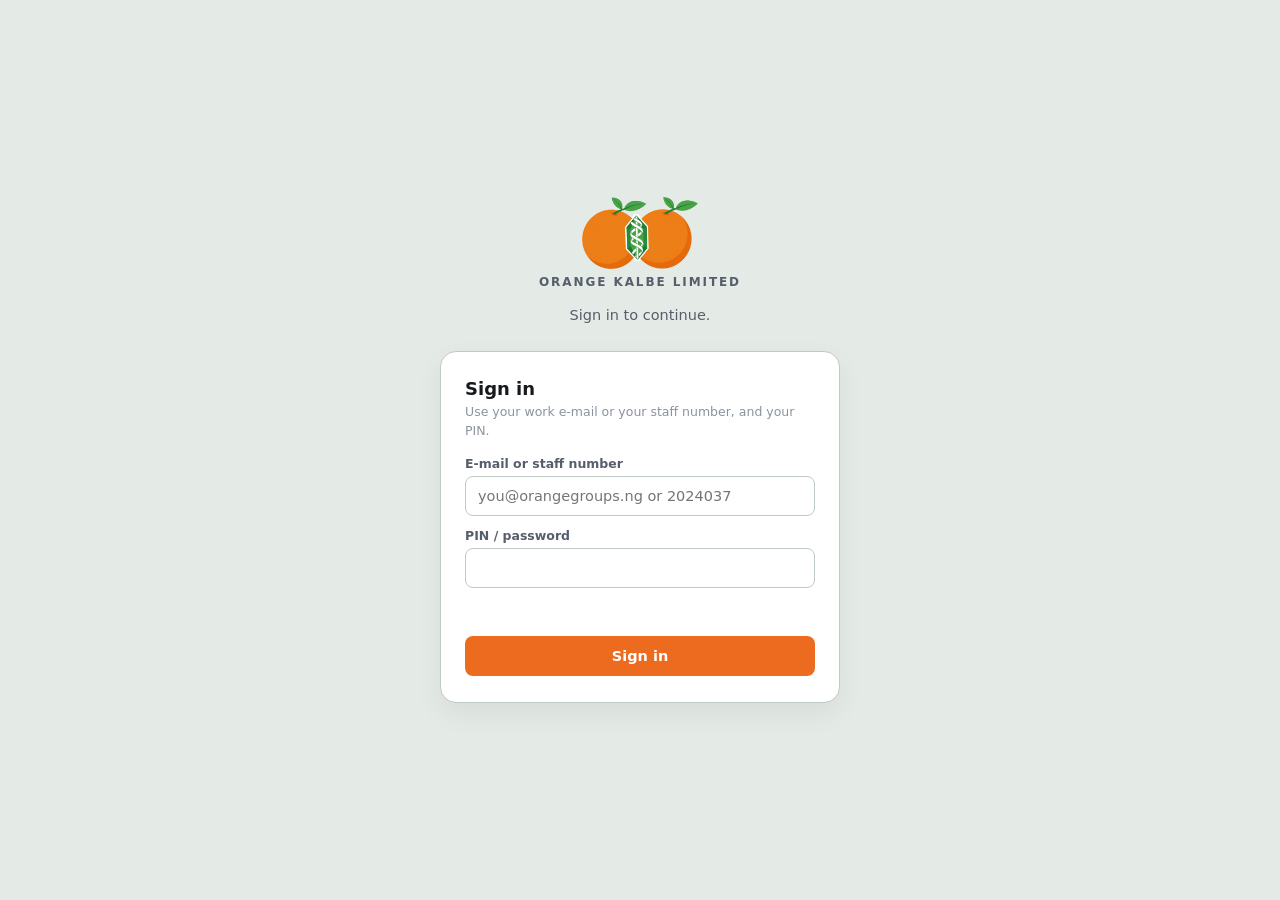
<file: index.html>
<!DOCTYPE html>
<html lang="en">
<head>
<meta charset="UTF-8">
<link rel="icon" type="image/png" href="logo.png">
<link rel="manifest" href="/manifest.json">
<link rel="apple-touch-icon" href="/icon-192.png">
<meta name="theme-color" content="#ED6B1F">
<script src="/pwa.js" defer></script>
<meta name="viewport" content="width=device-width, initial-scale=1">
<title>OKL Console</title>
<style>
  :root{
    --brand:#ED6B1F; --brand-600:#D75E15;
    --bg:#E4EAE5; --surface:#FFFFFF; --line:#BFCAC2;
    --text:#16191D; --text-2:#565E6B; --text-3:#8A93A0; --danger:#B3261E;
    --r:12px; --r-lg:16px;
    --font:"Inter","Segoe UI",system-ui,-apple-system,"Helvetica Neue",Arial,sans-serif;
  }
  *,*::before,*::after{box-sizing:border-box}
  body{margin:0;min-height:100vh;background:var(--bg);color:var(--text);font-family:var(--font);
    display:flex;align-items:center;justify-content:center;padding:24px}
  .wrap{max-width:760px;width:100%;text-align:center}
  .brand-logo{display:block;margin:0 auto 6px;height:72px;width:auto}
  .brand-name{text-align:center;font-size:12px;font-weight:700;letter-spacing:.16em;color:var(--text-2);margin:0 0 18px}
  h1{font-size:26px;margin:0 0 8px;letter-spacing:-.02em}
  p.sub{color:var(--text-2);font-size:14.5px;margin:0 0 28px}
  .grid{display:grid;grid-template-columns:repeat(auto-fit,minmax(220px,1fr));gap:16px}
  a.tile{display:block;background:var(--surface);border:1px solid var(--line);border-top:5px solid var(--brand);box-shadow:0 2px 8px rgba(11,59,34,.12);border-radius:var(--r-lg);
    padding:26px 22px;text-decoration:none;color:var(--text);transition:.16s ease;text-align:left}
  a.tile:hover{border-color:var(--brand);box-shadow:0 8px 24px rgba(16,25,20,.08);transform:translateY(-2px)}
  .tile h3{margin:0;font-size:17px;color:#0F5132}
  .tile p{margin:0;font-size:13px;color:var(--text-3);line-height:1.5}
  .badge{display:inline-block;margin-top:12px;font-size:11px;font-weight:700;letter-spacing:.04em;
    text-transform:uppercase;color:var(--brand-600)}
  footer{margin-top:34px;font-size:11.5px;color:var(--text-3)}
  .card{border-top:5px solid #0F5132;background:var(--surface);border:1px solid var(--line);border-radius:var(--r-lg);padding:26px 24px;text-align:left;
    max-width:400px;margin:0 auto;box-shadow:0 10px 28px rgba(16,25,20,.06)}
  .card h2{margin:0 0 4px;font-size:18px}
  .card .hint{font-size:12.5px;color:var(--text-3);margin:0 0 16px;line-height:1.5}
  label{display:block;font-size:12.5px;font-weight:600;margin:12px 0 5px;color:var(--text-2)}
  input{width:100%;padding:11px 12px;border:1px solid var(--line);border-radius:8px;font:inherit;font-size:14.5px;background:#fff}
  input:focus{outline:2px solid rgba(237,107,31,.35);border-color:var(--brand)}
  button{font:inherit;cursor:pointer}
  .btn{width:100%;margin-top:18px;padding:12px;border:0;border-radius:8px;background:var(--brand);color:#fff;font-weight:700;font-size:14.5px}
  .btn:hover{background:var(--brand-600)} .btn:disabled{opacity:.6;cursor:default}
  .linkbtn{background:none;border:0;color:var(--text-2);font-size:13px;text-decoration:underline;padding:4px 8px}
  .err{color:var(--danger);font-size:13px;margin-top:12px;min-height:18px}
  .notice{background:#FFF4EC;border:1px solid #F7D3BB;color:#8A3B0C;border-radius:8px;padding:10px 12px;font-size:13px;margin:0 auto 16px;max-width:400px;text-align:left}
  .bar{display:flex;align-items:center;justify-content:space-between;gap:10px;margin:0 0 22px;font-size:13px;color:var(--text-2);flex-wrap:wrap}
  .bar .who{font-size:20px;color:var(--text-2)}
  .bar .who strong{color:#0F5132;font-size:24px;letter-spacing:-.01em}
  .hidden, a.tile.hidden{display:none}
</style>
</head>
<body>
<div class="wrap">
  <img class="brand-logo" src="logo.png" alt="Orange Kalbe Limited" width="106" height="67">
  <div class="brand-name">ORANGE KALBE LIMITED</div>
  
  <div id="notice" class="notice hidden"></div>

  <!-- not signed in -->
  <section id="loginView" class="hidden">
    <p class="sub">Sign in to continue.</p>
    <form class="card" id="loginForm" novalidate>
      <h2>Sign in</h2>
      <p class="hint">Use your work e-mail or your staff number, and your PIN.</p>
      <label for="email">E-mail or staff number</label>
      <input id="email" type="text" autocomplete="username" autocapitalize="off" spellcheck="false" placeholder="you@orangegroups.ng or 2024037">
      <label for="password">PIN / password</label>
      <input id="password" type="password" autocomplete="current-password">
      <div class="err" id="loginErr"></div>
      <button class="btn" type="submit">Sign in</button>
    </form>
  </section>

  <!-- must / may change password -->
  <section id="pwView" class="hidden">
    <p class="sub" id="pwSub"></p>
    <form class="card" id="pwForm" novalidate>
      <h2>Change password</h2>
      <p class="hint">At least 8 characters. It cannot be the default password.</p>
      <label for="oldPw">Current password</label>
      <input id="oldPw" type="password" autocomplete="current-password">
      <label for="newPw">New password</label>
      <input id="newPw" type="password" autocomplete="new-password">
      <label for="newPw2">Repeat new password</label>
      <input id="newPw2" type="password" autocomplete="new-password">
      <div class="err" id="pwErr"></div>
      <button class="btn" type="submit">Save password</button>
      <div style="text-align:center;margin-top:10px"><button type="button" class="linkbtn hidden" id="pwCancel">Cancel</button>
        <button type="button" class="linkbtn" id="pwSignOut">Sign out</button></div>
    </form>
  </section>

  <!-- signed in -->
  <section id="homeView" class="hidden">
    <div class="bar">
      <div class="who">Welcome, <strong id="whoName"></strong></div>
      <div><button class="linkbtn" id="changePw">Change password</button><button class="linkbtn" id="signOut">Sign out</button></div>
    </div>
    
    <div class="grid">
      <!-- 072: everyone signed in has their own profile (name, staff no., competencies); Requests needs one of its two pages -->
      <a class="tile" id="profileTile" href="profile/">
        <h3>My profile</h3>
      </a>
      <a class="tile" data-module="requests" href="requests/">
        <h3>Requests</h3>
      </a>
      <a class="tile" data-module="employees" href="employees/">
        <h3>Human Resource</h3>
      </a>
      <a class="tile" data-module="qsync" href="qsync/">
        <h3>QSync</h3>
      </a>
      <a class="tile" data-module="procurement" href="procurement/">
        <h3>Procurement</h3>
      </a>
      <a class="tile" data-module="engineering" href="engineering/">
        <h3>Engineering</h3>
      </a>
      <a class="tile hidden" id="usersTile" href="users/">
        <h3>Users</h3>
      </a>
      <a class="tile" data-module="floor" id="floorTile" href="https://orange-group-okl-production-system.vercel.app" target="_blank" rel="noopener">
        <h3>Shop floor</h3>
      </a>
      <a class="tile" data-module="production" href="production/">
        <h3>Production</h3>
      </a>
      <!-- 097: Process Improvement (RCAs, downtime, Gemba, 5S, suggestions); shows only to people given one of its pages -->
      <a class="tile" data-module="improvement" href="improvement/">
        <h3>Process Improvement</h3>
      </a>
      <a class="tile" data-module="datacenter" href="datacenter/">
        <h3>Data center</h3>
      </a>
      <a class="tile" data-module="system" href="system/">
        <h3>System</h3>
      </a>
    </div>
    <!-- admins: the hourly Google Sheets copy at a glance, and "Sync data now" (062) -->
    <div id="backupBar" class="hidden" style="margin-top:16px;font-size:13px;color:var(--text-2)">
      Google Sheets backup: <span id="backupLast">...</span>
      <button class="linkbtn" id="syncNow" type="button">Sync data now</button>
    </div>
  </section>
</div>

<script src="startup.js"></script>
<script>
(function(){
  var API = 'https://orangegroupsai.online/webhook/auth/api/';
  var KEY = 'okl.token';
  var memToken = '';
  var me = null, forced = false, idleTimer = null;
  function $(id){ return document.getElementById(id); }
  function getToken(){ try { return sessionStorage.getItem(KEY) || memToken; } catch(e){ return memToken; } }
  function setToken(t){ memToken = t || ''; try { if (t) sessionStorage.setItem(KEY, t); else sessionStorage.removeItem(KEY); } catch(e){} }
  function show(id){ ['loginView','pwView','homeView'].forEach(function(v){ $(v).classList.toggle('hidden', v !== id); }); }

  async function call(path, method, body){
    var headers = { 'Content-Type': 'application/json' };
    var t = getToken(); if (t) headers['Authorization'] = t;
    var res;
    try { res = await fetch(API + path, { method: method, headers: headers, body: body ? JSON.stringify(body) : undefined }); }
    catch(e){ throw new Error('Could not reach the server. Check your connection and try again.'); }
    var json = {}; try { json = await res.json(); } catch(e){}
    if (!res.ok){ var err = new Error(json.error || 'Something went wrong.'); err.status = res.status; throw err; }
    return json;
  }

  function resetIdle(){
    if (!me) return;
    clearTimeout(idleTimer);
    idleTimer = setTimeout(function(){ signOut('Signed out after 30 minutes of inactivity.'); }, 30 * 60 * 1000);
  }
  ['click','keydown','mousemove','touchstart'].forEach(function(e){ document.addEventListener(e, resetIdle, { passive: true }); });

  function notice(msg){ var n = $('notice'); if (!msg){ n.classList.add('hidden'); return; } n.textContent = msg; n.classList.remove('hidden'); }

  async function signOut(reason){
    try { await call('logout', 'POST'); } catch(e){}
    setToken(''); me = null; clearTimeout(idleTimer); if (window.oklMe) oklMe.clear();
    showLogin(reason);
  }
  function showLogin(msg){
    notice(msg || '');
    $('password').value = ''; $('loginErr').textContent = '';
    show('loginView');
  }
  function showHome(){
    // a console sent the person here to sign in from a link (e.g. an e-mail): go back to that page
    var back = null; try { back = sessionStorage.getItem('okl.return'); sessionStorage.removeItem('okl.return'); } catch(e){}
    if (back && /^\/[a-z]+\/(index\.html)?#\//.test(back)) { location.href = back; return; }
    notice('');
    $('whoName').textContent = me.user.name;
    $('usersTile').classList.toggle('hidden', !me.user.is_admin);
    // a console tile shows only when the person can open it (any page of it); admins see everything
    var access = me.access || {}, any = false;
    Array.prototype.forEach.call(document.querySelectorAll('a.tile[data-module]'), function(t){
      var m = t.getAttribute('data-module');
      // Shop floor: supervisors, live floor, admin controls; the machine screens alone are used at a machine, not here (074)
      var can = !!me.user.is_admin || (m === 'floor'
        ? Object.keys(access).some(function(k){ return k.indexOf('floor.') === 0 && k !== 'floor.machine'; })
        : !!access[m]);
      t.classList.toggle('hidden', !can); any = any || can;
    });
    show('homeView'); resetIdle();
    backupBar();
  }
  function showPassword(force){
    forced = force;
    $('pwSub').textContent = force ? 'You need to choose a new password before you continue.' : 'Choose a new password.';
    ['oldPw','newPw','newPw2'].forEach(function(i){ $(i).value = ''; }); $('pwErr').textContent = '';
    $('pwCancel').classList.toggle('hidden', force);
    show('pwView');
  }
  // admins: when the data was last copied to Google Sheets, and copy it now (the Data center has the details)
  var OKL_API = API.replace(/auth\/api\/$/, 'okl/api/');
  async function okl(path, method){
    var res = await fetch(OKL_API + path, { method: method || 'GET', headers: { 'Content-Type': 'application/json', Authorization: getToken() } });
    var j = {}; try { j = await res.json(); } catch(e){}
    if (!res.ok) throw new Error(j.error || 'Something went wrong.');
    return j;
  }
  function lastText(st){
    var l = st && st.last; if (!l) return 'not run yet';
    var t = new Date(l.at).toLocaleString('en-GB', { timeZone: 'Africa/Lagos', day: '2-digit', month: 'short', hour: '2-digit', minute: '2-digit' });
    return (l.ok ? 'last copy ' : 'last copy FAILED ') + t;
  }
  async function backupBar(){
    if (!me || !me.user.is_admin) { $('backupBar').classList.add('hidden'); return; }
    $('backupBar').classList.remove('hidden');
    try { var d = await okl('datacenter'); $('backupLast').textContent = lastText(d.status); } catch(e){ $('backupLast').textContent = '(could not read: ' + e.message + ')'; }
  }
  $('syncNow').addEventListener('click', async function(){
    var b = $('syncNow'); b.disabled = true; b.textContent = 'Copying...';
    try { await okl('sheets/sync', 'POST'); $('backupLast').textContent = 'copying now (a minute or two; the Data center shows when it is done)'; }
    catch(e){ $('backupLast').textContent = e.message; }
    setTimeout(function(){ b.disabled = false; b.textContent = 'Sync data now'; }, 60000);
  });

  async function load(){
    try { me = await call('me', 'GET'); if (window.oklMe) oklMe.save(getToken(), me); }   // startup.js: the console opened next starts at once
    catch(e){ setToken(''); me = null; showLogin(e.status === 401 ? '' : e.message); return; }
    if (me.user.must_change) showPassword(true);
    else if (/[?&]pw=1/.test(location.search)) { history.replaceState(null, '', location.pathname); showPassword(false); }   // "Change PIN" on My profile
    else showHome();
  }

  $('loginForm').addEventListener('submit', async function(ev){
    ev.preventDefault();
    var email = $('email').value.trim(), password = $('password').value;
    $('loginErr').textContent = '';
    if (!email || !password){ $('loginErr').textContent = 'Enter your e-mail or staff number, and your PIN.'; return; }
    var btn = ev.target.querySelector('button[type=submit]'); btn.disabled = true;
    try { var r = await call('login', 'POST', { email: email, password: password }); setToken(r.token); await load(); }
    catch(e){ $('loginErr').textContent = e.message; }
    finally { btn.disabled = false; }
  });
  $('pwForm').addEventListener('submit', async function(ev){
    ev.preventDefault();
    var o = $('oldPw').value, n = $('newPw').value, n2 = $('newPw2').value;
    $('pwErr').textContent = '';
    if (!o) { $('pwErr').textContent = 'Enter your current password.'; return; }
    if (n.length < 8) { $('pwErr').textContent = 'The new password must be at least 8 characters.'; return; }
    if (n !== n2) { $('pwErr').textContent = 'The two new passwords do not match.'; return; }
    var btn = ev.target.querySelector('button[type=submit]'); btn.disabled = true;
    try { await call('change-password', 'POST', { old_password: o, new_password: n }); await load(); notice('Password changed.'); }
    catch(e){ $('pwErr').textContent = e.message; if (e.status === 401) { setToken(''); showLogin('Your session has expired. Please sign in again.'); } }
    finally { btn.disabled = false; }
  });
  // the shop floor system (another team's app) signs the person in with a one-time code (60 seconds) in the link
  var FLOOR = 'https://orange-group-okl-production-system.vercel.app/';
  $('floorTile').onclick = async function(ev){
    ev.preventDefault(); notice('');
    var w = window.open('', '_blank');               // opened now, inside the click, so the browser does not block it
    try {
      var r = await call('floor-handoff', 'POST');
      if (!w) { location.href = FLOOR + '?okl_code=' + encodeURIComponent(r.code); return; }
      w.opener = null; w.location.href = FLOOR + '?okl_code=' + encodeURIComponent(r.code);
    } catch(e){
      if (w) w.close();
      if (e.status === 401) { setToken(''); showLogin('Your session has expired. Please sign in again.'); } else notice(e.message);
    }
  };
  $('changePw').onclick = function(){ showPassword(false); };
  $('pwCancel').onclick = function(){ showHome(); };
  $('pwSignOut').onclick = function(){ signOut(); };
  $('signOut').onclick = function(){ signOut(); };

  var pending = null;
  try { pending = sessionStorage.getItem('okl.notice'); sessionStorage.removeItem('okl.notice'); } catch(e){}
  if (getToken()) { load().then(function(){ if (pending) notice(pending); }); }
  else showLogin(pending || '');
})();
</script>
</body>
</html>
</file>
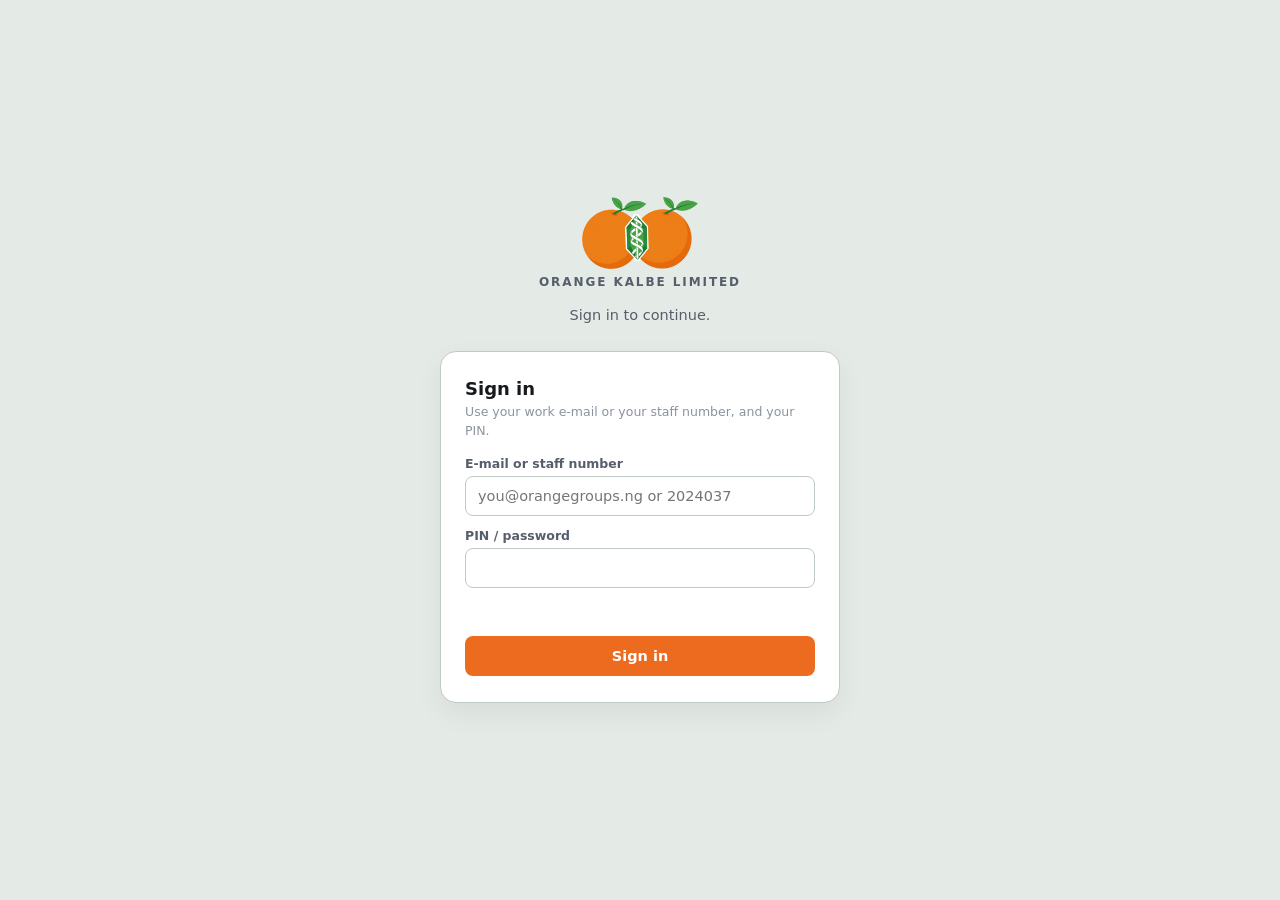
<file: datacenter/index.html>
<!DOCTYPE html>
<html lang="en">
<head>
<meta charset="UTF-8">
<link rel="icon" type="image/png" href="../logo.png">
<!-- The Data center (062): the Google Sheets copies of the system's data, view only. A console like the others since 23 Nov 2026 (app.js). -->
<link rel="manifest" href="/manifest.json">
<link rel="apple-touch-icon" href="/icon-192.png">
<script src="/pwa.js" defer></script>
<meta name="viewport" content="width=device-width, initial-scale=1">
<title>Data center - OKL Console</title>
<link rel="stylesheet" href="style.css">
<meta name="theme-color" content="#ED6B1F">
<link rel="apple-touch-icon" href="../logo.png">
</head>
<body>
<div id="app"></div>
<div id="layers"></div>
<div class="toasts" id="toasts"></div>
<script src="../formkeep.js"></script>
<script src="../keepalive.js"></script>
<script src="../startup.js"></script>
<script src="../scrollkeep.js"></script>
<script src="app.js"></script>
<script src="../tablesort.js"></script>

<script src="../shared.js"></script>
</body>
</html>
</file>
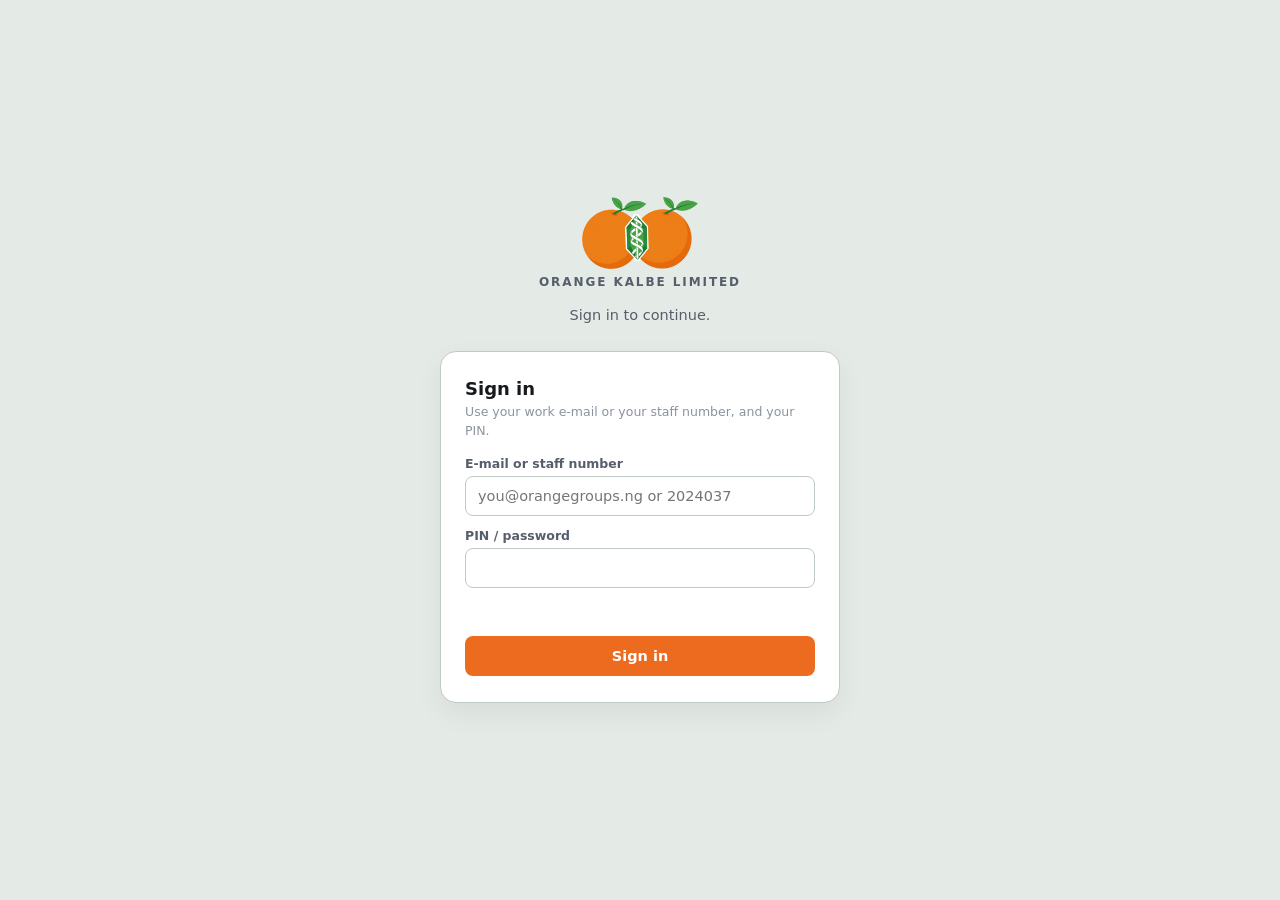
<file: employees/index.html>
<!DOCTYPE html>
<html lang="en">
<head>
<meta charset="UTF-8">
<link rel="icon" type="image/png" href="../logo.png">
<link rel="manifest" href="/manifest.json">
<link rel="apple-touch-icon" href="/icon-192.png">
<meta name="theme-color" content="#ED6B1F">
<script src="/pwa.js" defer></script>
<meta name="viewport" content="width=device-width, initial-scale=1">
<title>Human Resource</title>
<link rel="stylesheet" href="style.css">
</head>
<body>
<div id="app"></div>
<div id="layers"></div>
<div class="toasts" id="toasts"></div>
<script src="../formkeep.js"></script>
<script src="../keepalive.js"></script>
<script src="../startup.js"></script>
<script src="../scrollkeep.js"></script>
<script src="../requests.js"></script>
<script src="../waiting.js"></script>
<script src="app.js"></script>
<script src="../tablesort.js"></script>
<script src="../pager.js"></script>
<script src="../shared.js"></script>
</body>
</html>
</file>
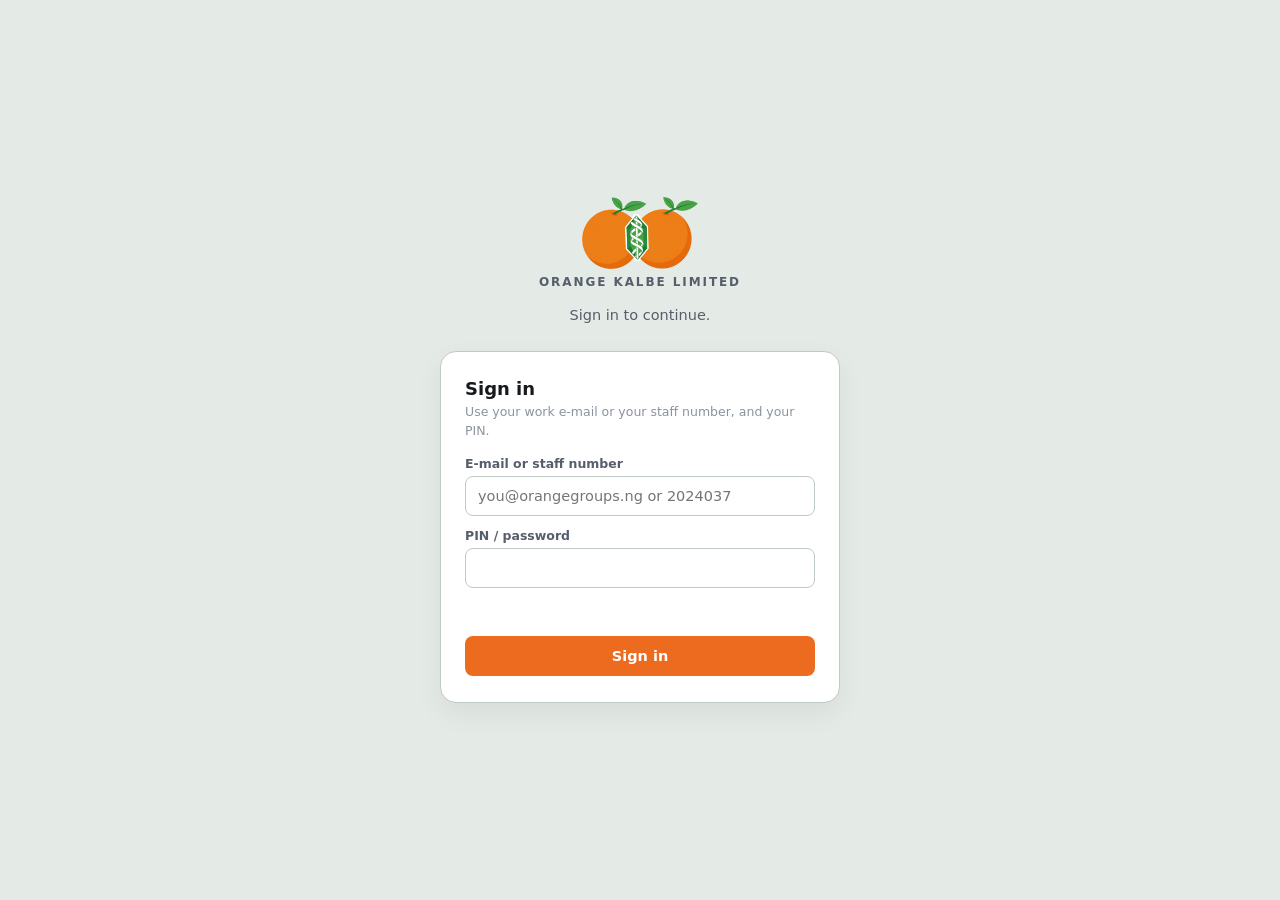
<file: engineering/index.html>
<!DOCTYPE html>
<html lang="en">
<head>
<meta charset="UTF-8">
<link rel="icon" type="image/png" href="../logo.png">
<meta name="viewport" content="width=device-width, initial-scale=1">
<title>Engineering - OKL Console</title>
<link rel="stylesheet" href="style.css">
<link rel="manifest" href="manifest.json">
<meta name="apple-mobile-web-app-capable" content="yes">
<meta name="theme-color" content="#ED6B1F">
<link rel="apple-touch-icon" href="../logo.png">
</head>
<body>
<div id="app"></div>
<div id="layers"></div>
<div class="toasts" id="toasts"></div>
<script src="../formkeep.js"></script>
<script src="../keepalive.js"></script>
<script src="../startup.js"></script>
<script src="../scrollkeep.js"></script>
<script src="../requests.js"></script>
<script src="../waiting.js"></script>
<script src="app.js"></script>
<script src="pmreport.js"></script>
<script src="../tablesort.js"></script>
<script src="../pager.js"></script>
<script src="../shared.js"></script>
</body>
</html>
</file>
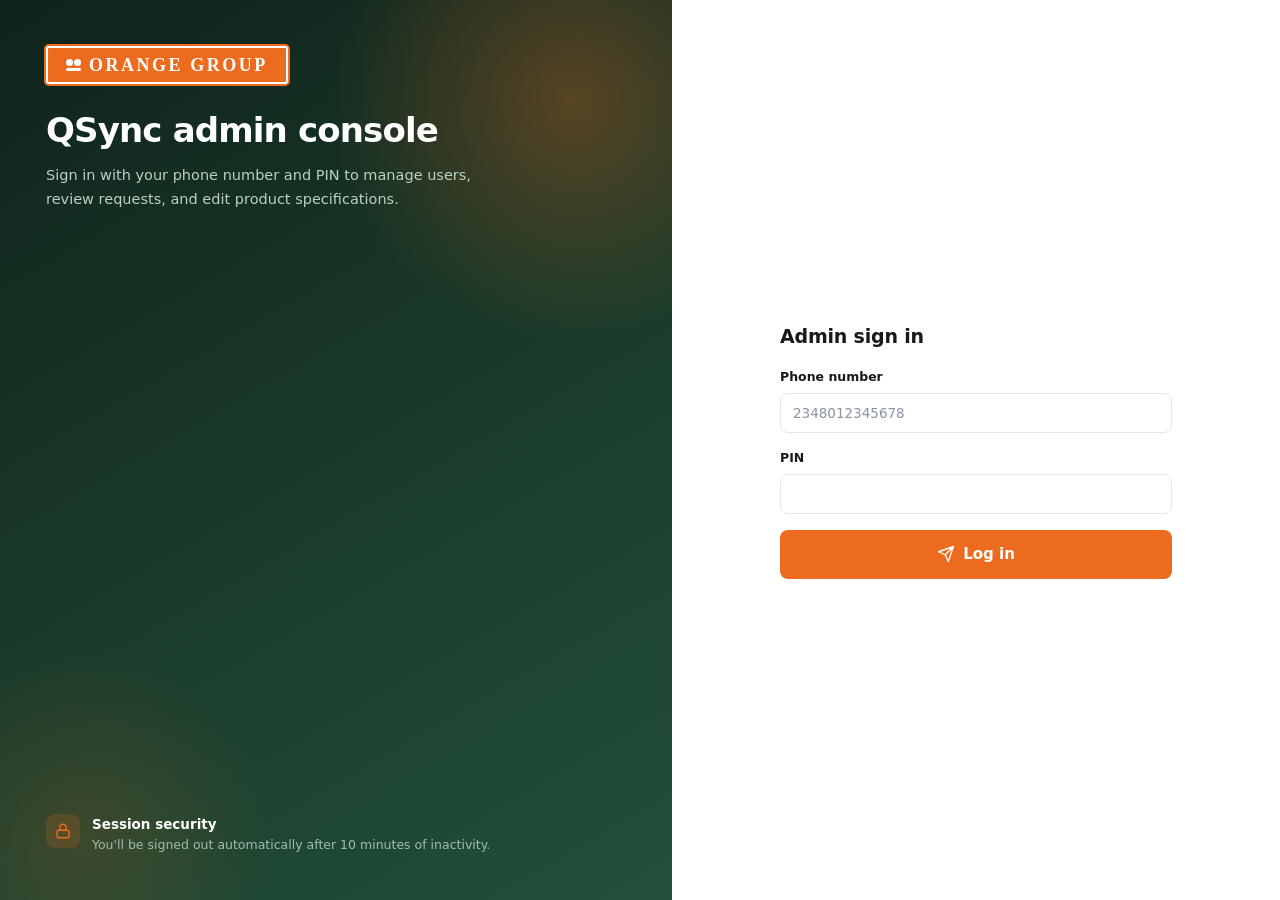
<file: frontend/index.html>
<!DOCTYPE html>
<html lang="en">
<head>
<meta charset="UTF-8">
<meta name="viewport" content="width=device-width, initial-scale=1">
<title>QSync Admin Console</title>
<link rel="stylesheet" href="style.css">
</head>
<body>
<div id="app"></div>
<div id="layers"></div>
<div class="toasts" id="toasts"></div>
<script src="app.js"></script>
</body>
</html>
</file>
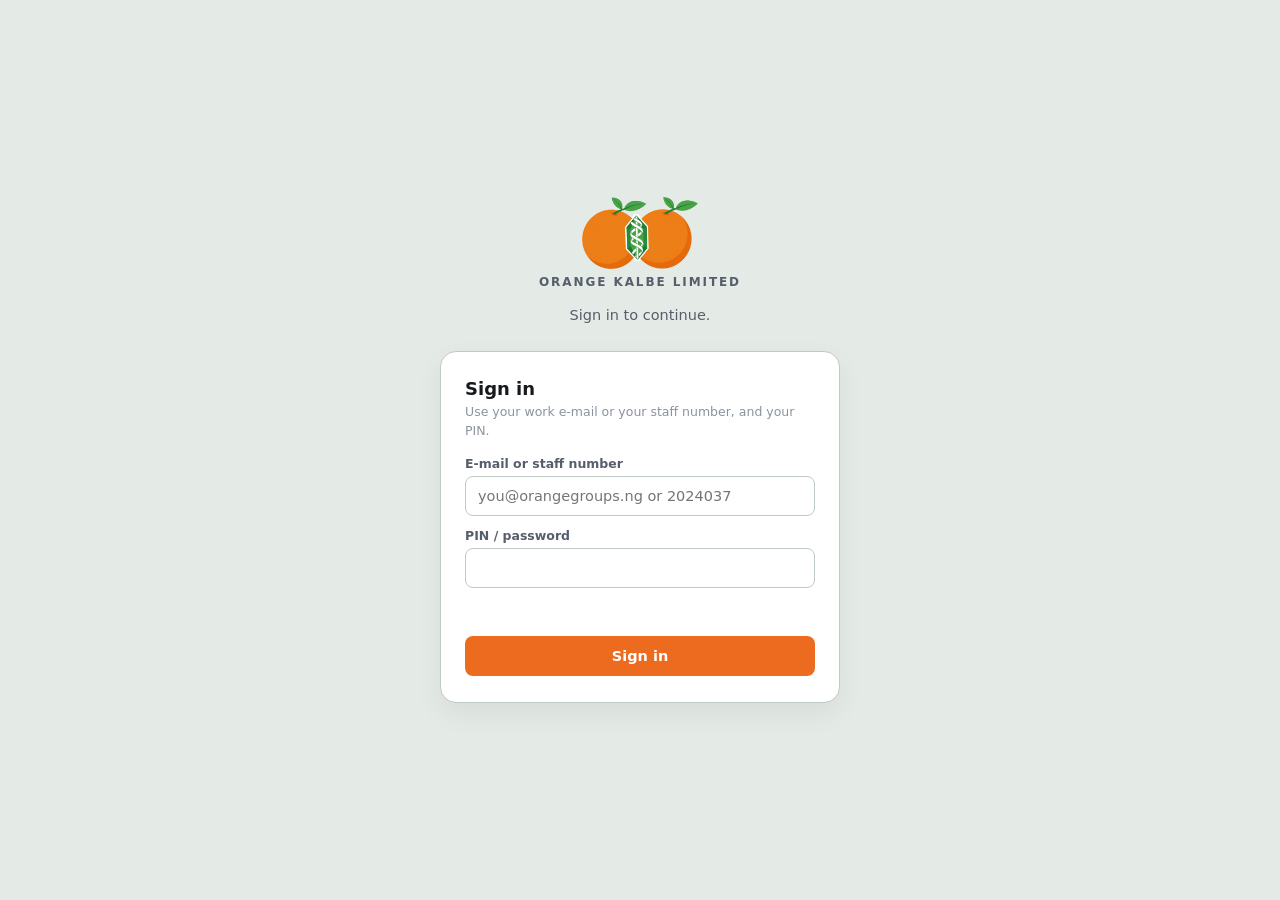
<file: improvement/index.html>
<!DOCTYPE html>
<html lang="en">
<head>
<meta charset="UTF-8">
<link rel="icon" type="image/png" href="../logo.png">
<link rel="manifest" href="/manifest.json">
<link rel="apple-touch-icon" href="/icon-192.png">
<script src="/pwa.js" defer></script>
<meta name="viewport" content="width=device-width, initial-scale=1">
<title>Process Improvement - OKL Console</title>
<link rel="stylesheet" href="style.css">
<meta name="theme-color" content="#ED6B1F">
<link rel="apple-touch-icon" href="../logo.png">
</head>
<body>
<div id="app"></div>
<div id="layers"></div>
<div class="toasts" id="toasts"></div>
<script src="../formkeep.js"></script>
<script src="../keepalive.js"></script>
<script src="../startup.js"></script>
<script src="../scrollkeep.js"></script>
<script src="../waiting.js"></script>
<script src="app.js"></script>
<script src="views.js"></script>   <!-- not "pi.js": ad blockers block that name -->
<script src="oee.js"></script>
<script src="../tablesort.js"></script>
<script src="../pager.js"></script>
<script src="../shared.js"></script>
</body>
</html>
</file>
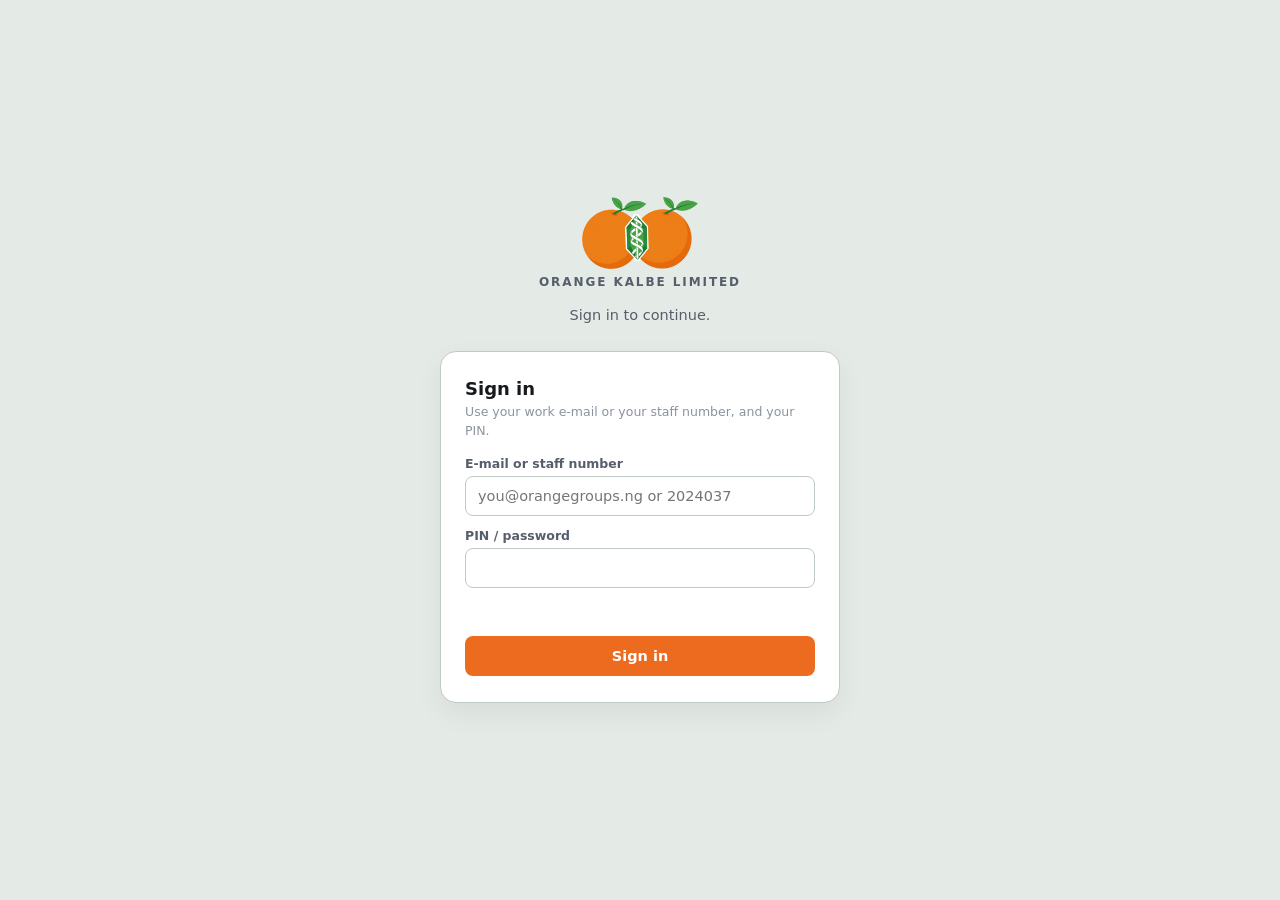
<file: procurement/index.html>
<!DOCTYPE html>
<html lang="en">
<head>
<meta charset="UTF-8">
<link rel="icon" type="image/png" href="../logo.png">
<link rel="manifest" href="/manifest.json">
<link rel="apple-touch-icon" href="/icon-192.png">
<meta name="theme-color" content="#ED6B1F">
<script src="/pwa.js" defer></script>
<meta name="viewport" content="width=device-width, initial-scale=1">
<title>OKL Console</title>
<link rel="stylesheet" href="style.css">
</head>
<body>
<div id="app"></div>
<div id="layers"></div>
<div class="toasts" id="toasts"></div>
<script src="../formkeep.js"></script>
<script src="../keepalive.js"></script>
<script src="../startup.js"></script>
<script src="../scrollkeep.js"></script>
<script src="../requests.js"></script>
<script src="../waiting.js"></script>
<script src="app.js"></script>
<script src="../tablesort.js"></script>
<script src="../pager.js"></script>
<script src="../shared.js"></script>
</body>
</html>
</file>
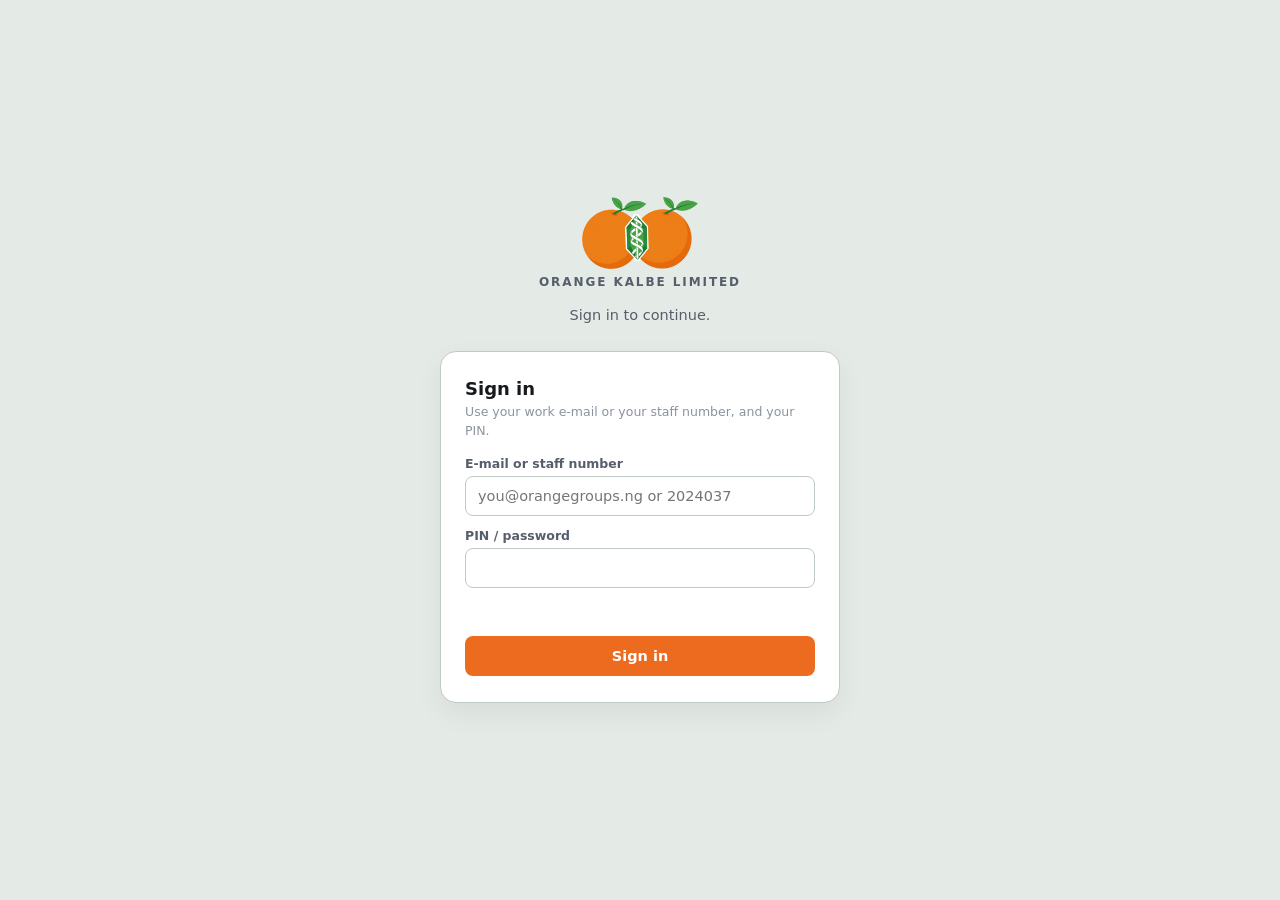
<file: production/index.html>
<!DOCTYPE html>
<html lang="en">
<head>
<meta charset="UTF-8">
<link rel="icon" type="image/png" href="../logo.png">
<link rel="manifest" href="/manifest.json">
<link rel="apple-touch-icon" href="/icon-192.png">
<script src="/pwa.js" defer></script>
<meta name="viewport" content="width=device-width, initial-scale=1">
<title>Production - OKL Console</title>
<link rel="stylesheet" href="style.css">
<meta name="theme-color" content="#ED6B1F">
<link rel="apple-touch-icon" href="../logo.png">
</head>
<body>
<div id="app"></div>
<div id="layers"></div>
<div class="toasts" id="toasts"></div>
<script src="../formkeep.js"></script>
<script src="../keepalive.js"></script>
<script src="../startup.js"></script>
<script src="../scrollkeep.js"></script>
<script src="../requests.js"></script>
<script src="../testrequest.js"></script>
<script src="../waiting.js"></script>
<script src="app.js"></script>
<script src="store.js"></script>
<script src="report.js"></script>
<script src="issues.js"></script>
<script src="../tablesort.js"></script>
<script src="../pager.js"></script>
<script src="../shared.js"></script>
</body>
</html>
</file>
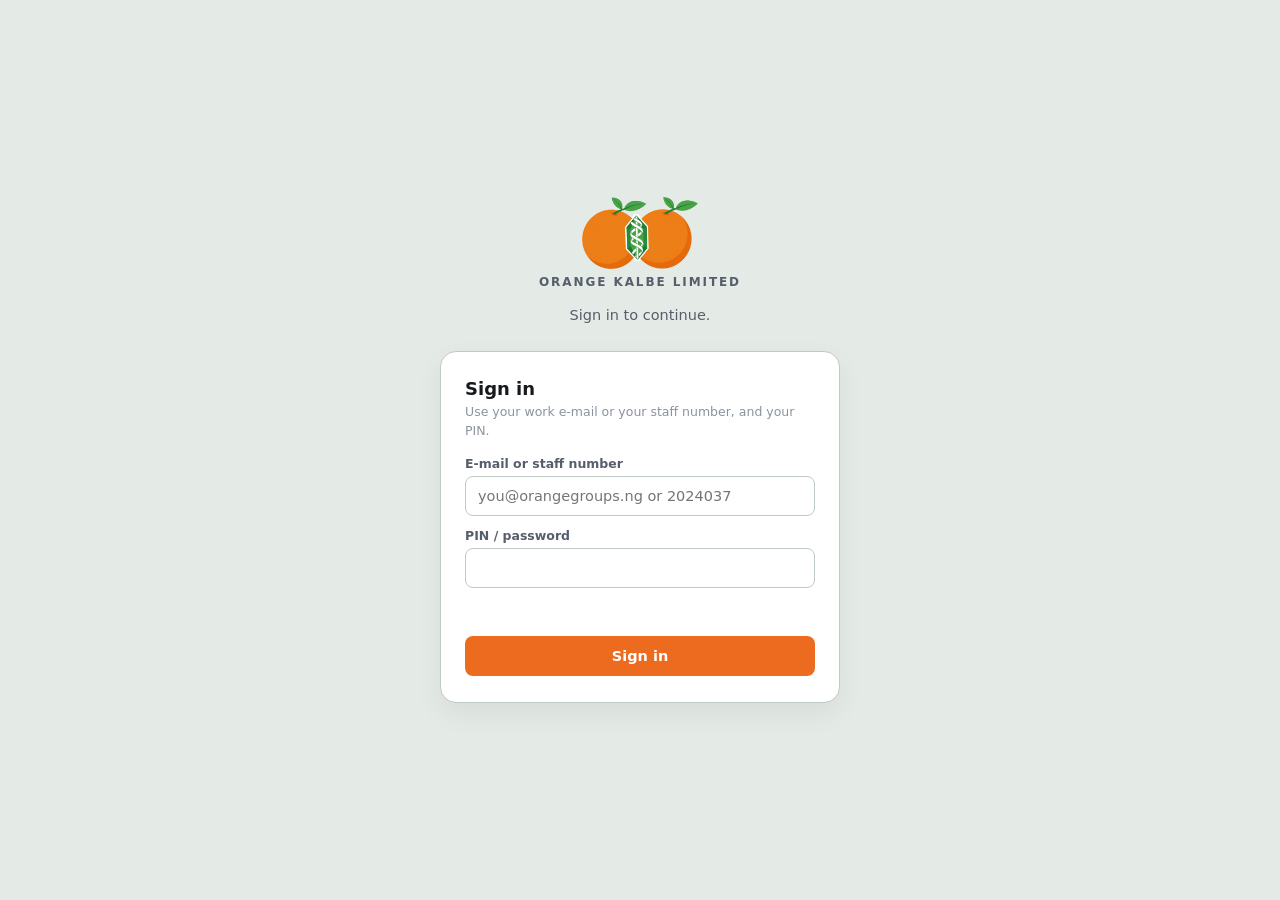
<file: profile/index.html>
<!DOCTYPE html>
<html lang="en">
<head>
<meta charset="UTF-8">
<link rel="icon" type="image/png" href="../logo.png">
<link rel="manifest" href="/manifest.json">
<link rel="apple-touch-icon" href="/icon-192.png">
<script src="/pwa.js" defer></script>
<meta name="viewport" content="width=device-width, initial-scale=1">
<title>My profile - OKL Console</title>
<link rel="stylesheet" href="style.css">
<meta name="theme-color" content="#ED6B1F">
<link rel="apple-touch-icon" href="../logo.png">
</head>
<body>
<div id="app"></div>
<div id="layers"></div>
<div class="toasts" id="toasts"></div>
<script src="../formkeep.js"></script>
<script src="../keepalive.js"></script>
<script src="../startup.js"></script>
<script src="../scrollkeep.js"></script>
<script src="app.js"></script>
<script src="../tablesort.js"></script>
<script src="../pager.js"></script>
<script src="../shared.js"></script>
</body>
</html>
</file>
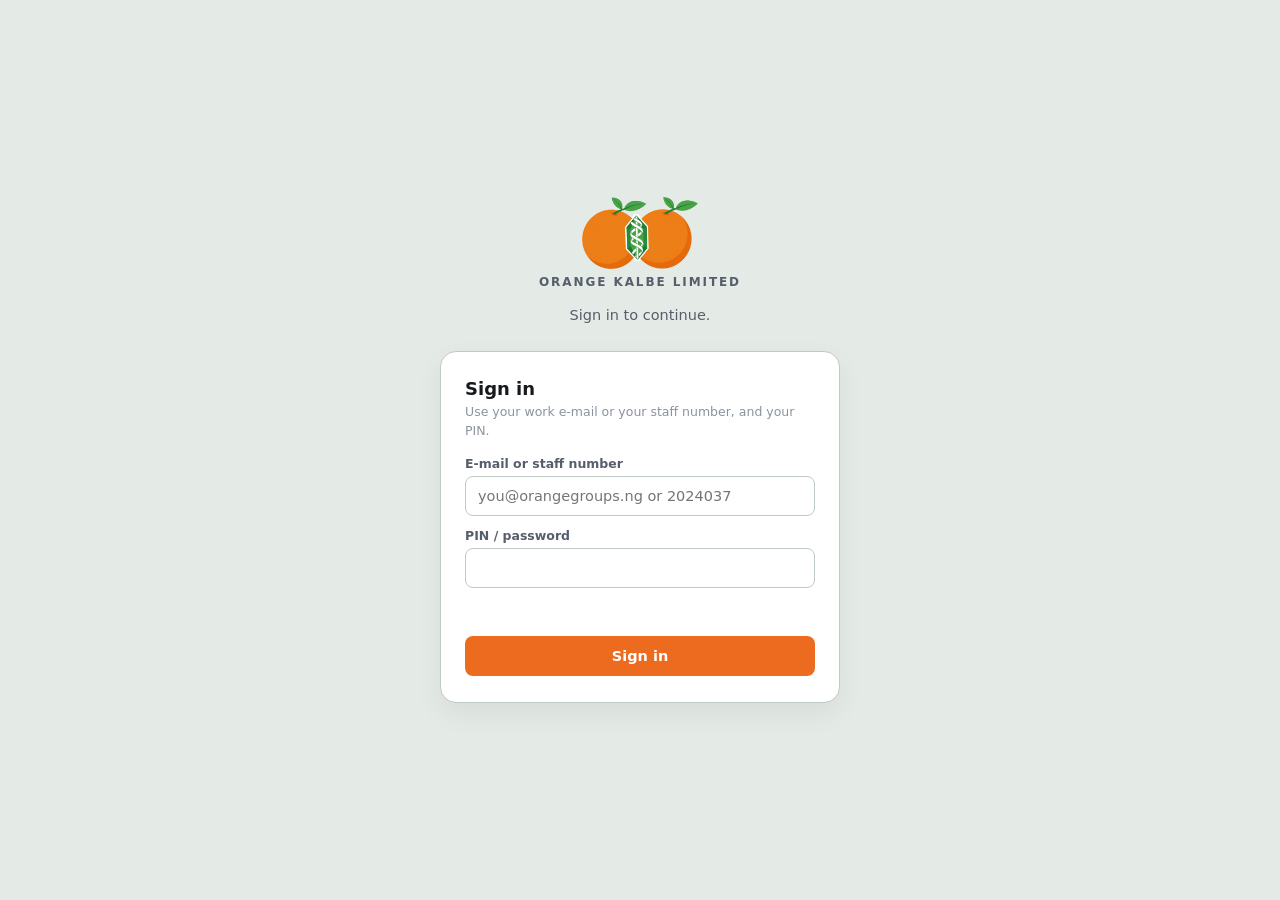
<file: qsync/index.html>
<!DOCTYPE html>
<html lang="en">
<head>
<meta charset="UTF-8">
<link rel="icon" type="image/png" href="../logo.png">
<link rel="manifest" href="/manifest.json">
<link rel="apple-touch-icon" href="/icon-192.png">
<meta name="theme-color" content="#ED6B1F">
<script src="/pwa.js" defer></script>
<meta name="viewport" content="width=device-width, initial-scale=1">
<title>QSync Admin Console</title>
<link rel="stylesheet" href="style.css">
</head>
<body>
<div id="app"></div>
<div id="layers"></div>
<div class="toasts" id="toasts"></div>
<script src="../formkeep.js"></script>
<script src="../keepalive.js"></script>
<script src="../startup.js"></script>
<script src="../scrollkeep.js"></script>
<script src="../requests.js"></script>
<script src="../testrequest.js"></script>
<script src="../waiting.js"></script>
<script src="app.js"></script>
<script src="lab.js"></script>
<script src="dept.js"></script>
<script src="apqr.js"></script>
<script src="../tablesort.js"></script>
<script src="../pager.js"></script>
<script src="../shared.js"></script>
</body>
</html>
</file>
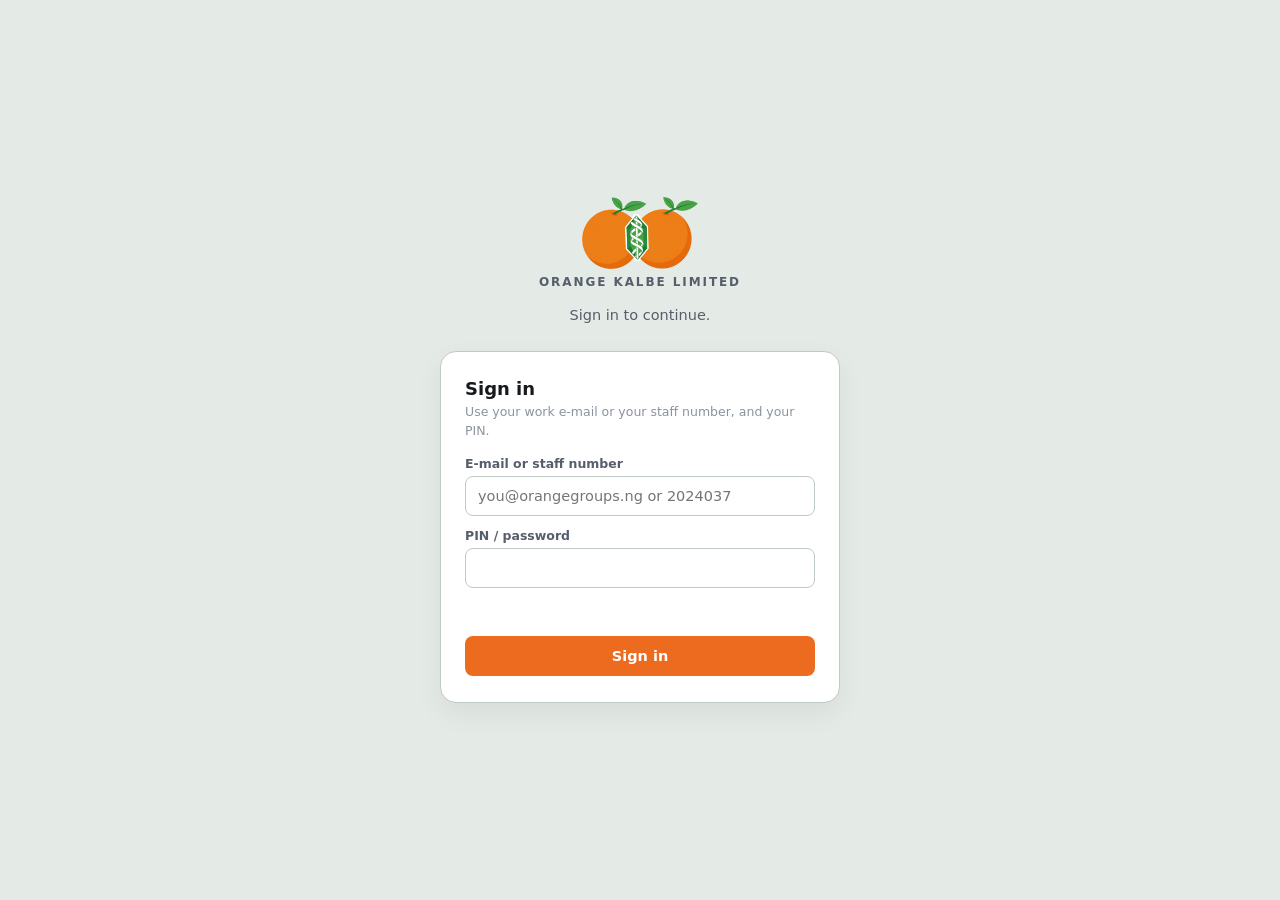
<file: requests/index.html>
<!DOCTYPE html>
<html lang="en">
<head>
<meta charset="UTF-8">
<link rel="icon" type="image/png" href="../logo.png">
<link rel="manifest" href="/manifest.json">
<link rel="apple-touch-icon" href="/icon-192.png">
<script src="/pwa.js" defer></script>
<meta name="viewport" content="width=device-width, initial-scale=1">
<title>Requests - OKL Console</title>
<link rel="stylesheet" href="style.css">
<meta name="theme-color" content="#ED6B1F">
<link rel="apple-touch-icon" href="../logo.png">
</head>
<body>
<div id="app"></div>
<div id="layers"></div>
<div class="toasts" id="toasts"></div>
<script src="../formkeep.js"></script>
<script src="../keepalive.js"></script>
<script src="../startup.js"></script>
<script src="../scrollkeep.js"></script>
<script src="../requests.js"></script>
<script src="app.js"></script>
<script src="../tablesort.js"></script>
<script src="../pager.js"></script>
<script src="../shared.js"></script>
</body>
</html>
</file>
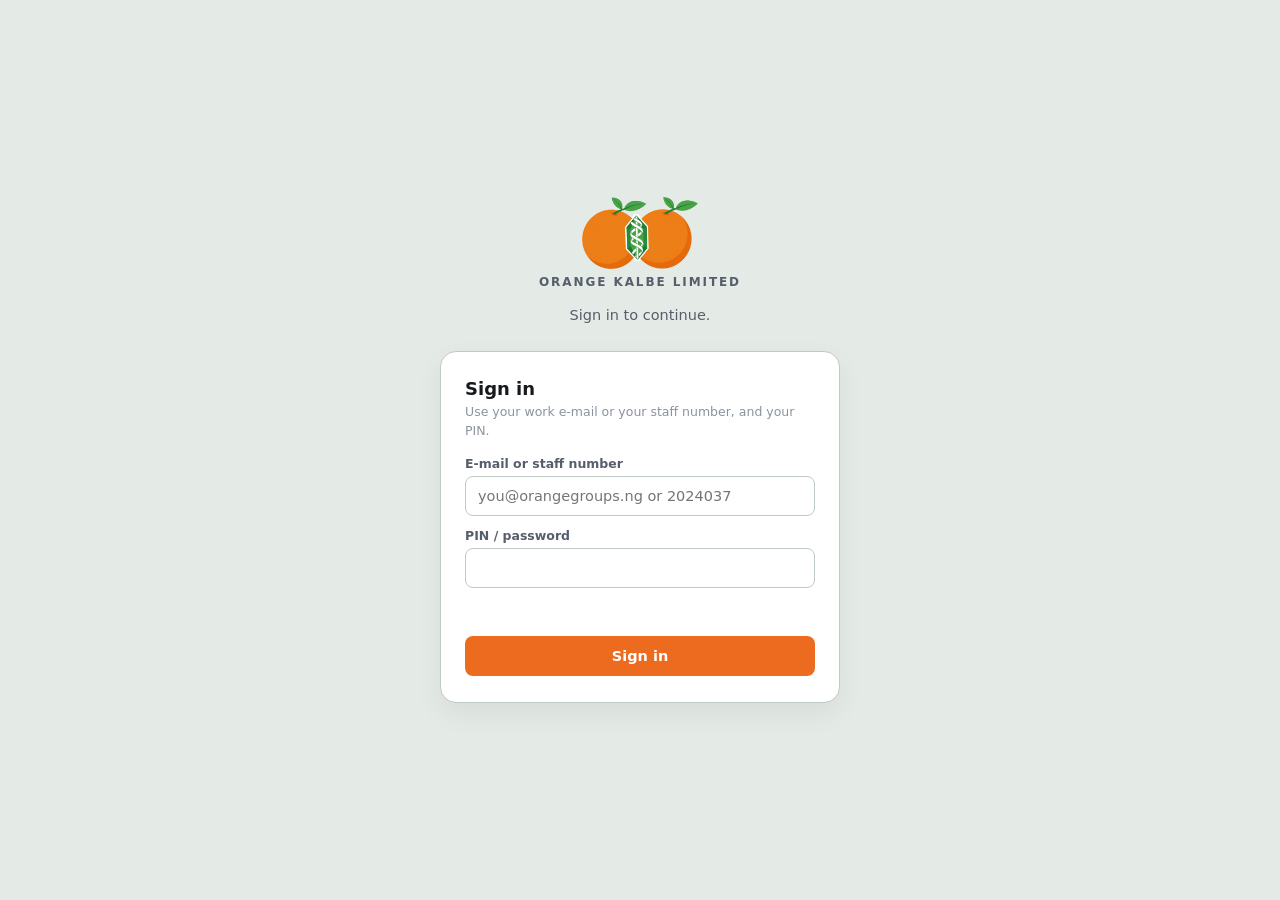
<file: system/index.html>
<!DOCTYPE html>
<html lang="en">
<head>
<meta charset="UTF-8">
<link rel="icon" type="image/png" href="../logo.png">
<link rel="manifest" href="/manifest.json">
<link rel="apple-touch-icon" href="/icon-192.png">
<script src="/pwa.js" defer></script>
<meta name="viewport" content="width=device-width, initial-scale=1">
<title>System - OKL Console</title>
<link rel="stylesheet" href="style.css">
<meta name="theme-color" content="#ED6B1F">
<link rel="apple-touch-icon" href="../logo.png">
</head>
<body>
<div id="app"></div>
<div id="layers"></div>
<div class="toasts" id="toasts"></div>
<script src="../formkeep.js"></script>
<script src="../keepalive.js"></script>
<script src="../startup.js"></script>
<script src="../scrollkeep.js"></script>
<script src="app.js"></script>
<script src="../tablesort.js"></script>
<script src="../pager.js"></script>
<script src="../shared.js"></script>
</body>
</html>
</file>
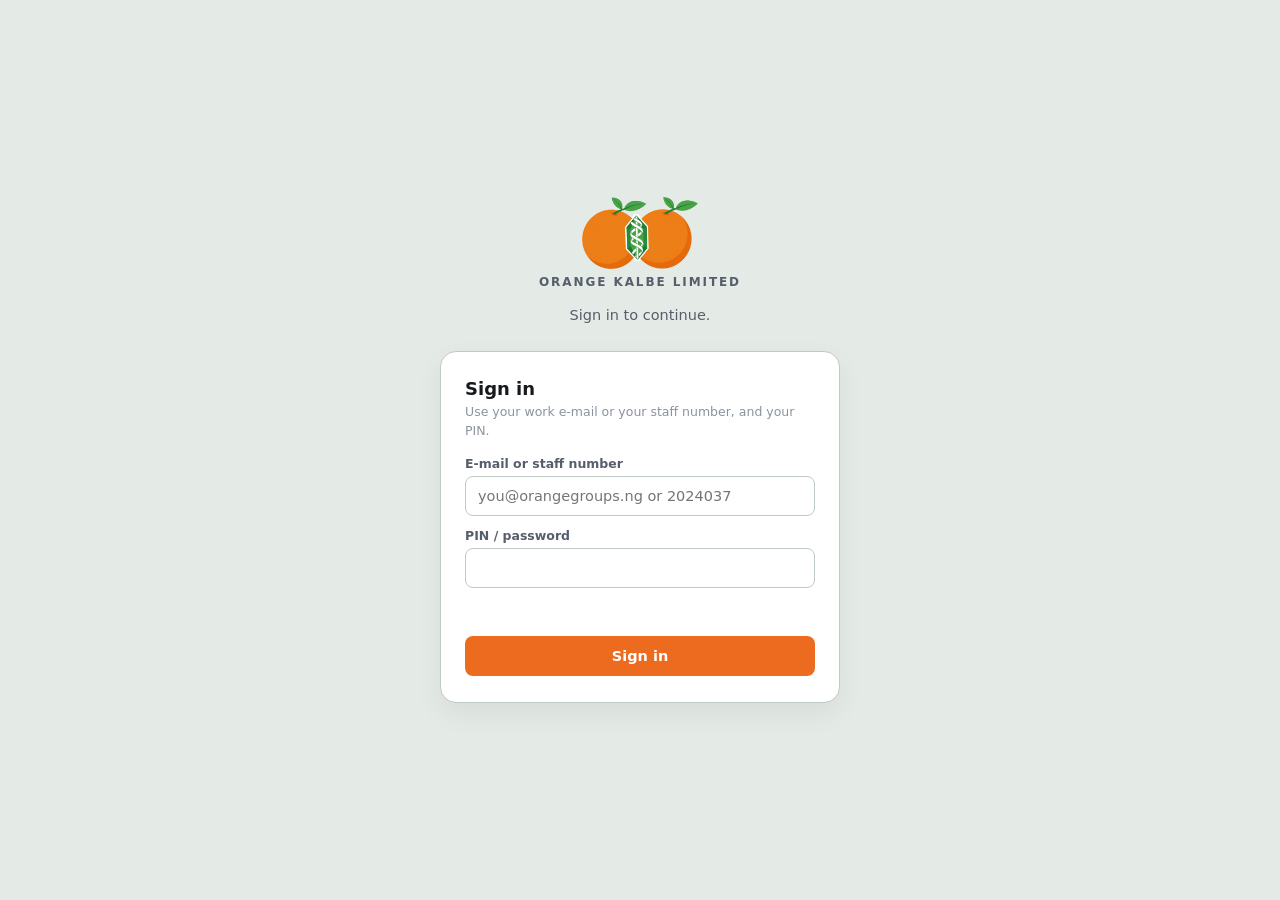
<file: users/index.html>
<!DOCTYPE html>
<html lang="en">
<head>
<meta charset="UTF-8">
<link rel="icon" type="image/png" href="../logo.png">
<link rel="manifest" href="/manifest.json">
<link rel="apple-touch-icon" href="/icon-192.png">
<meta name="theme-color" content="#ED6B1F">
<script src="/pwa.js" defer></script>
<meta name="viewport" content="width=device-width, initial-scale=1">
<title>Users</title>
<link rel="stylesheet" href="style.css">
</head>
<body>
<div id="app"></div>
<div id="layers"></div>
<div class="toasts" id="toasts"></div>
<script src="../formkeep.js"></script>
<script src="../keepalive.js"></script>
<script src="../startup.js"></script>
<script src="../scrollkeep.js"></script>
<script src="app.js"></script>
<script src="../tablesort.js"></script>
<script src="../pager.js"></script>
<script src="../shared.js"></script>
</body>
</html>
</file>
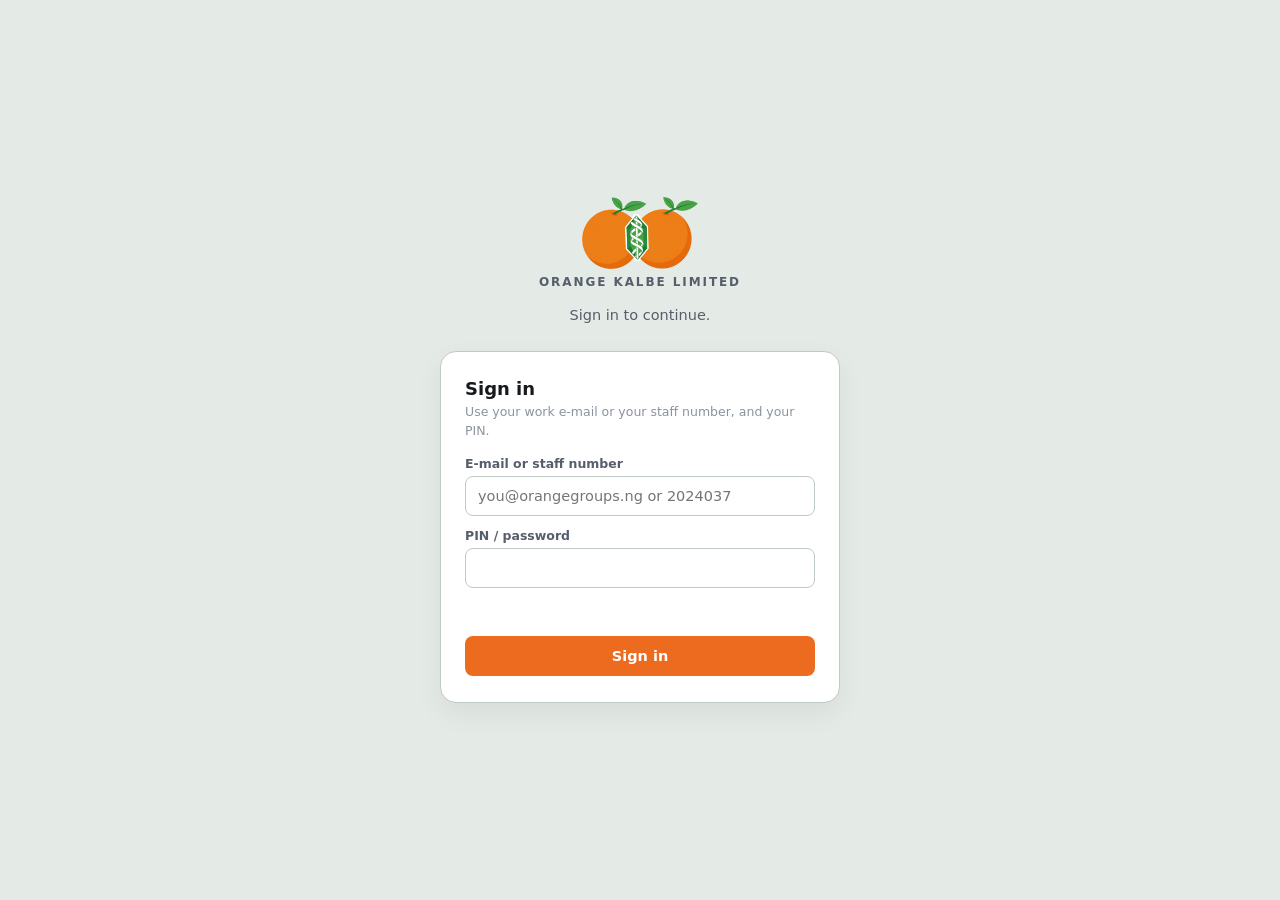
<file: production/report.html>
<!DOCTYPE html>
<html lang="en">
<head>
<meta charset="UTF-8">
<meta name="viewport" content="width=device-width, initial-scale=1">
<title>Daily production report</title>
<!-- 23 Nov 2026: the Daily production report is a page of the Production console now (production/report.js). Old links land there. -->
<meta http-equiv="refresh" content="0; url=./#/report">
<script>location.replace('./#/report');</script>
</head>
<body style="font-family:system-ui,sans-serif;padding:24px">
<p>The daily production report has moved into the Production console. <a href="./#/report">Open it</a>.</p>
</body>
</html>
</file>
<file: datacenter/style.css>
/* ============================================================
   OKL Console Design System - Orange Group
   (ported from QSync's frontend/style.css - keep both in sync
   by hand if either evolves, no shared build step between them)
   ============================================================ */
:root{
  --brand:#ED6B1F;         /* Orange Group orange */
  --brand-600:#D75E15;
  --brand-700:#B84D0D;
  --brand-50:#FFF3EA;
  --brand-100:#FFE3D0;
  --ink:#14532D;           /* deep pharma green */
  --ink-600:#1F5C3D;
  --ink-50:#ECF6F0;

  --bg:#F5F6F7;
  --surface:#FFFFFF;
  --surface-2:#FAFAFB;
  --surface-3:#F2F4F5;
  --line:#E4E7EA;
  --line-2:#EDF0F2;

  --text:#16191D;
  --text-2:#565E6B;
  --text-3:#8A93A0;

  --ok:#16794C; --ok-bg:#E7F5EE; --ok-line:#BCE3D0;
  --warn:#9A5B00; --warn-bg:#FFF4E0; --warn-line:#F5D9A8;
  --danger:#B3261E; --danger-bg:#FDECEA; --danger-line:#F5C6C2;
  --info:#1B5FBF; --info-bg:#E9F1FE; --info-line:#C3D9F8;
  --slate:#4B5563; --slate-bg:#F0F2F5; --slate-line:#DDE1E6;

  --nav-bg:#10231B;
  --nav-bg-2:#152E23;
  --nav-text:#CFE0D6;
  --nav-text-dim:#89A396;

  --r-xs:6px; --r-sm:8px; --r:12px; --r-lg:16px; --r-xl:22px;
  --sh-1:0 1px 2px rgba(16,25,20,.06), 0 1px 3px rgba(16,25,20,.05);
  --sh-2:0 4px 12px rgba(16,25,20,.07), 0 1px 3px rgba(16,25,20,.05);
  --sh-3:0 18px 44px rgba(16,25,20,.16), 0 4px 12px rgba(16,25,20,.08);
  --sidebar-w:252px;
  --topbar-h:60px;
  --font:"Inter","Segoe UI",system-ui,-apple-system,"Helvetica Neue",Arial,sans-serif;
  --mono:"SFMono-Regular",ui-monospace,"JetBrains Mono",Menlo,Consolas,monospace;
}
html[data-theme="dark"]{
  --bg:#0E1512; --surface:#151E1A; --surface-2:#111A16; --surface-3:#1B2621;
  --line:#25332C; --line-2:#1E2A24;
  --text:#E9EFEB; --text-2:#A9B8AF; --text-3:#7C8C83;
  --ok-bg:#10291F; --ok-line:#1F4635; --ok:#5FD3A0;
  --warn-bg:#2B2113; --warn-line:#4A3818; --warn:#E9B45C;
  --danger-bg:#2C1614; --danger-line:#4C221E; --danger:#F08C84;
  --info-bg:#131F31; --info-line:#22375A; --info:#78AEF5;
  --slate-bg:#1B2621; --slate-line:#28352E; --slate:#A9B8AF;
  --brand-50:#2A1A0E; --brand-100:#3A2412;
  --ink-50:#12241B;
  --sh-1:0 1px 2px rgba(0,0,0,.4); --sh-2:0 4px 14px rgba(0,0,0,.45);
  --sh-3:0 20px 50px rgba(0,0,0,.6);
}
*,*::before,*::after{box-sizing:border-box}
html,body{height:100%}
body{
  margin:0;background:var(--bg);color:var(--text);
  font-family:var(--font);font-size:14px;line-height:1.5;
  -webkit-font-smoothing:antialiased;text-rendering:optimizeLegibility;
}
h1,h2,h3,h4,h5{margin:0;font-weight:700;letter-spacing:-.01em;color:var(--text)}
h1{font-size:24px} h2{font-size:19px} h3{font-size:16px} h4{font-size:14px}
p{margin:0 0 10px}
a{color:var(--brand-600);text-decoration:none}
a:hover{text-decoration:underline}
button,input,select,textarea{font:inherit;color:inherit}
::-webkit-scrollbar{width:10px;height:10px}
::-webkit-scrollbar-thumb{background:var(--line);border-radius:20px;border:3px solid var(--bg)}
::-webkit-scrollbar-thumb:hover{background:var(--text-3)}
:focus-visible{outline:2px solid var(--brand);outline-offset:2px;border-radius:4px}
.hide{display:none !important}
.sr{position:absolute;width:1px;height:1px;overflow:hidden;clip:rect(0 0 0 0);white-space:nowrap}

/* ---------- Brand mark ---------- */
.logo{display:inline-flex;align-items:center;gap:0;background:var(--brand);border:2px solid #fff;
  box-shadow:0 0 0 2px var(--brand);padding:5px 12px;border-radius:3px;line-height:1}
.logo .berry{display:inline-block;width:16px;height:12px;margin-right:7px;position:relative;flex:0 0 auto}
.logo .berry i{position:absolute;top:0;width:7px;height:7px;border-radius:50%;background:#fff}
.logo .berry i:first-child{left:0}
.logo .berry i:nth-child(2){left:8px}
.logo .berry b{position:absolute;bottom:0;left:0;width:15px;height:3px;border-radius:2px;background:#fff}
.logo span{font-family:Georgia,"Times New Roman",serif;font-weight:700;color:#fff;
  font-size:13px;letter-spacing:.14em;white-space:nowrap}
.logo.sm{padding:4px 9px} .logo.sm span{font-size:11px} .logo.sm .berry{width:14px;margin-right:5px}
.logo.lg{padding:8px 18px} .logo.lg span{font-size:18px}
.brand-img{display:inline-block;background:#fff;padding:5px 8px;border-radius:8px;line-height:0}
.brand-img img{height:44px;width:auto;display:block}
.brand-name{font-size:10.5px;font-weight:700;letter-spacing:.14em;color:#fff;line-height:1.2}

/* ---------- Buttons ---------- */
.btn{display:inline-flex;align-items:center;justify-content:center;gap:8px;cursor:pointer;
  border:1px solid transparent;border-radius:var(--r-sm);padding:9px 15px;font-size:13.5px;font-weight:600;
  background:var(--surface-3);color:var(--text);transition:.16s ease;white-space:nowrap;text-decoration:none}
.btn:hover{text-decoration:none;transform:translateY(-1px);box-shadow:var(--sh-1)}
.btn:active{transform:translateY(0)}
.btn:disabled,.btn[disabled]{opacity:.5;cursor:not-allowed;transform:none;box-shadow:none}
.btn-primary{background:var(--brand);color:#fff}
.btn-primary:hover{background:var(--brand-600)}
.btn-ink{background:var(--ink-600);color:#fff}
.btn-ink:hover{background:var(--ink)}
.btn-ghost{background:transparent;border-color:var(--line);color:var(--text-2)}
.btn-ghost:hover{background:var(--surface-3);color:var(--text)}
.btn-danger{background:var(--danger);color:#fff}
.btn-soft-danger{background:var(--danger-bg);color:var(--danger);border-color:var(--danger-line)}
.btn-sm{padding:6px 11px;font-size:12.5px;border-radius:var(--r-xs)}
.btn-lg{padding:12px 22px;font-size:15px}
.btn-block{width:100%}
.btn-icon{padding:8px;width:36px;height:36px;border-radius:var(--r-sm);background:transparent;color:var(--text-2)}
.btn-icon:hover{background:var(--surface-3);color:var(--text)}

/* ---------- Cards / layout ---------- */
.card{background:var(--surface);border:1px solid var(--line);border-radius:var(--r);box-shadow:var(--sh-1)}
.card-h{display:flex;align-items:center;justify-content:space-between;gap:12px;
  padding:14px 18px;border-bottom:1px solid var(--line-2);flex-wrap:wrap}
.card-h h3{font-size:14.5px}
.card-h .sub{font-size:12px;color:var(--text-3);font-weight:500;margin-top:2px}
.card-b{padding:18px}
.card-f{padding:12px 18px;border-top:1px solid var(--line-2);background:var(--surface-2);
  border-radius:0 0 var(--r) var(--r)}
.mail-row{display:flex;align-items:center;justify-content:space-between;gap:12px;
  padding:14px 18px;border-bottom:1px solid var(--line-2);cursor:pointer;transition:.14s}
.mail-row:last-child{border-bottom:none}
.mail-row:hover{background:var(--surface-2)}
.ms{font-size:14px;font-weight:700;letter-spacing:-.01em}
.mp{font-size:12px;color:var(--text-3);margin-top:2px}
.grid{display:grid;gap:16px}
.g2{grid-template-columns:repeat(2,minmax(0,1fr))}
.g3{grid-template-columns:repeat(3,minmax(0,1fr))}
.g4{grid-template-columns:repeat(4,minmax(0,1fr))}
.g-2-1{grid-template-columns:minmax(0,2fr) minmax(0,1fr)}
.g-1-2{grid-template-columns:minmax(0,1fr) minmax(0,2fr)}
.row{display:flex;gap:10px;align-items:center;flex-wrap:wrap}
.row.between{justify-content:space-between}
.row.end{justify-content:flex-end}
.stack{display:flex;flex-direction:column;gap:14px}
.spacer{flex:1}

/* ---------- App frame ---------- */
#app{min-height:100vh}
.shell{display:flex;min-height:100vh}
.sidebar{width:var(--sidebar-w);flex:0 0 var(--sidebar-w);background:var(--nav-bg);color:var(--nav-text);
  display:flex;flex-direction:column;position:fixed;inset:0 auto 0 0;z-index:60;transition:transform .25s ease}
.sidebar-top{padding:16px 16px 12px;display:flex;align-items:center;justify-content:space-between;gap:8px}
.sidebar-scroll{flex:1;overflow-y:auto;padding:4px 10px 14px}
.sidebar-scroll::-webkit-scrollbar-thumb{background:#2A4437;border-color:var(--nav-bg)}
.nav-group{margin:14px 0 4px;padding:0 10px;font-size:10.5px;font-weight:700;letter-spacing:.09em;
  text-transform:uppercase;color:var(--nav-text-dim)}
.nav-item{display:flex;align-items:center;gap:11px;padding:9px 11px;border-radius:var(--r-sm);
  color:var(--nav-text);font-size:13.5px;font-weight:500;cursor:pointer;margin-bottom:2px;
  transition:.14s;border:1px solid transparent}
.nav-item:hover{background:var(--nav-bg-2);color:#fff;text-decoration:none}
.nav-item.active{background:linear-gradient(90deg,rgba(237,107,31,.22),rgba(237,107,31,.05));
  color:#fff;border-color:rgba(237,107,31,.38);font-weight:600}
.nav-item.active .ic{color:var(--brand)}
.nav-item .ic{width:18px;height:18px;flex:0 0 18px;color:var(--nav-text-dim);display:grid;place-items:center}
.nav-item.active .ic svg,.nav-item:hover .ic svg{stroke-width:2}
.nav-badge{margin-left:auto;background:var(--brand);color:#fff;font-size:10.5px;font-weight:700;
  min-width:19px;height:19px;padding:0 6px;border-radius:20px;display:grid;place-items:center}
.nav-badge.dim{background:#2A4437;color:var(--nav-text)}
.sidebar-foot{padding:12px;border-top:1px solid rgba(255,255,255,.07)}
.user-chip{display:flex;align-items:center;gap:10px;padding:9px;border-radius:var(--r-sm);cursor:pointer}
.user-chip:hover{background:var(--nav-bg-2)}
.user-chip .nm{font-size:13px;font-weight:600;color:#fff;line-height:1.25}
.user-chip .rl{font-size:11px;color:var(--nav-text-dim)}

.main{flex:1;min-width:0;margin-left:var(--sidebar-w);display:flex;flex-direction:column}
.topbar{height:var(--topbar-h);background:var(--surface);border-bottom:1px solid var(--line);
  display:flex;align-items:center;gap:12px;padding:0 20px;position:sticky;top:0;z-index:40}
.topbar .crumb{font-size:12.5px;color:var(--text-3);font-weight:500}
.topbar .ttl{font-size:15.5px;font-weight:700;letter-spacing:-.01em}
.search{position:relative;max-width:340px;flex:1;min-width:0}
.filter-search{max-width:280px;flex:1}
.filter-sel-status{width:auto;min-width:150px}
.filter-sel-product{width:auto;min-width:140px}
.search input{width:100%;padding:8px 12px 8px 34px;border:1px solid var(--line);border-radius:20px;
  background:var(--surface-2);font-size:13px}
.search input:focus{outline:none;border-color:var(--brand);background:var(--surface)}
.search .ic{position:absolute;left:11px;top:50%;transform:translateY(-50%);color:var(--text-3)}
.content{padding:22px;flex:1;max-width:1480px;width:100%}
.page-head{margin-bottom:18px}
.page-head .row{align-items:flex-start}
.page-head p{color:var(--text-2);font-size:13.5px;margin:4px 0 0;max-width:760px}

.avatar{width:34px;height:34px;border-radius:50%;display:grid;place-items:center;flex:0 0 auto;
  font-size:12px;font-weight:700;color:#fff;letter-spacing:.02em}
.avatar.sm{width:26px;height:26px;font-size:10px}
.avatar.lg{width:52px;height:52px;font-size:17px}

/* ---------- Badges / pills ---------- */
.badge{display:inline-flex;align-items:center;gap:5px;padding:3px 9px;border-radius:20px;
  font-size:11.5px;font-weight:600;border:1px solid transparent;white-space:nowrap;line-height:1.5}
.badge .dot{width:6px;height:6px;border-radius:50%;background:currentColor;flex:0 0 6px}
.b-ok{background:var(--ok-bg);color:var(--ok);border-color:var(--ok-line)}
.b-warn{background:var(--warn-bg);color:var(--warn);border-color:var(--warn-line)}
.b-danger{background:var(--danger-bg);color:var(--danger);border-color:var(--danger-line)}
.b-info{background:var(--info-bg);color:var(--info);border-color:var(--info-line)}
.b-slate{background:var(--slate-bg);color:var(--slate);border-color:var(--slate-line)}
.b-brand{background:var(--brand-50);color:var(--brand-700);border-color:var(--brand-100)}
.chip{display:inline-flex;align-items:center;gap:6px;padding:4px 10px;border-radius:20px;font-size:12px;
  font-weight:500;background:var(--surface-3);border:1px solid var(--line);color:var(--text-2)}
.chip.on{background:var(--brand-50);border-color:var(--brand-100);color:var(--brand-700);font-weight:600}
.mono{font-family:var(--mono);font-size:12.5px;letter-spacing:-.02em}
.muted{color:var(--text-3)}
.small{font-size:12px}
.tiny{font-size:11px}
.strong{font-weight:600}
.tnum{font-variant-numeric:tabular-nums}

/* ---------- Stat tiles ---------- */
.stat{background:var(--surface);border:1px solid var(--line);border-radius:var(--r);padding:15px 16px;
  box-shadow:var(--sh-1);position:relative;overflow:hidden;transition:.16s;cursor:default}
.stat.link{cursor:pointer}
.stat.link:hover{border-color:var(--brand);box-shadow:var(--sh-2);transform:translateY(-2px)}
.stat .lbl{font-size:11.5px;font-weight:600;color:var(--text-3);text-transform:uppercase;letter-spacing:.05em;
  padding-right:40px;line-height:1.3}
.stat .val{font-size:28px;font-weight:750;letter-spacing:-.03em;margin:6px 0 2px;line-height:1;font-variant-numeric:tabular-nums}
.stat .meta{font-size:12px;color:var(--text-2);display:flex;align-items:center;gap:6px}
.stat .ic-wrap{position:absolute;top:14px;right:14px;width:32px;height:32px;border-radius:9px;
  display:grid;place-items:center;background:var(--surface-3);color:var(--text-2)}
.stat.acc-brand .ic-wrap{background:var(--brand-50);color:var(--brand)}
.stat.acc-ok .ic-wrap{background:var(--ok-bg);color:var(--ok)}
.stat.acc-warn .ic-wrap{background:var(--warn-bg);color:var(--warn)}
.stat.acc-info .ic-wrap{background:var(--info-bg);color:var(--info)}
.stat.acc-danger .ic-wrap{background:var(--danger-bg);color:var(--danger)}
.trend{font-size:11.5px;font-weight:600;display:inline-flex;align-items:center;gap:3px}
.trend.up{color:var(--ok)} .trend.down{color:var(--danger)}

/* ---------- Tables ---------- */
.tbl-wrap{overflow-x:auto;-webkit-overflow-scrolling:touch}
table.tbl{width:100%;border-collapse:collapse;font-size:13px;min-width:620px}
table.tbl th{text-align:left;font-size:11px;font-weight:700;text-transform:uppercase;letter-spacing:.05em;
  color:var(--text-3);padding:10px 14px;border-bottom:1px solid var(--line);background:var(--surface-2);
  white-space:nowrap;position:sticky;top:0;z-index:1}
table.tbl td{padding:12px 14px;border-bottom:1px solid var(--line-2);vertical-align:middle}
table.tbl tr:last-child td{border-bottom:none}
table.tbl tbody tr{transition:.12s}
table.tbl tbody tr.clickable{cursor:pointer}
table.tbl tbody tr.clickable:hover{background:var(--brand-50)}
html[data-theme="dark"] table.tbl tbody tr.clickable:hover{background:var(--surface-3)}
.tbl .req-no{font-family:var(--mono);font-weight:600;font-size:12.5px;color:var(--brand-700)}
html[data-theme="dark"] .tbl .req-no{color:var(--brand)}
.empty{padding:44px 20px;text-align:center;color:var(--text-3)}
.empty .em-ic{width:46px;height:46px;border-radius:50%;background:var(--surface-3);display:grid;
  place-items:center;margin:0 auto 12px;color:var(--text-3)}
.empty h4{color:var(--text-2);margin-bottom:4px}

/* ---------- Forms ---------- */
.field{margin-bottom:16px}
.field > label,.lbl{display:block;font-size:12.5px;font-weight:600;margin-bottom:6px;color:var(--text)}
.lbl .req{color:var(--danger);margin-left:2px}
.hint{font-size:11.5px;color:var(--text-3);margin-top:5px;display:flex;gap:5px;align-items:flex-start;line-height:1.45}
.hint svg{flex:0 0 13px;margin-top:1px}
.inp,select.inp,textarea.inp{width:100%;padding:9px 12px;border:1px solid var(--line);border-radius:var(--r-sm);
  background:var(--surface);font-size:13.5px;transition:.14s;color:var(--text)}
.inp::placeholder{color:var(--text-3)}
.inp:hover{border-color:var(--text-3)}
.inp:focus{outline:none;border-color:var(--brand);box-shadow:0 0 0 3px rgba(237,107,31,.14)}
.inp:disabled,.inp[readonly]{background:var(--surface-3);color:var(--text-2);cursor:not-allowed}
select.inp{appearance:none;background-image:url("data:image/svg+xml,%3Csvg xmlns='http://www.w3.org/2000/svg' width='14' height='14' viewBox='0 0 24 24' fill='none' stroke='%238A93A0' stroke-width='2.4' stroke-linecap='round'%3E%3Cpath d='M6 9l6 6 6-6'/%3E%3C/svg%3E");
  background-repeat:no-repeat;background-position:right 11px center;padding-right:32px}
textarea.inp{min-height:82px;resize:vertical;line-height:1.55}
.inp.err{border-color:var(--danger);background:var(--danger-bg)}
.inp.err:focus{box-shadow:0 0 0 3px rgba(179,38,30,.13)}
.err-msg{color:var(--danger);font-size:11.5px;margin-top:5px;display:flex;gap:5px;align-items:center;font-weight:500}
.ok-msg{color:var(--ok);font-size:11.5px;margin-top:5px;font-weight:500}
.inp-group{display:flex;gap:8px;align-items:stretch}
.inp-group .inp{flex:1;min-width:0}
.inp-group .fixed{flex:0 0 auto;width:auto}
.addon{display:grid;place-items:center;padding:0 13px;background:var(--ink-50);border:1px solid var(--line);
  border-radius:var(--r-sm);font-size:12.5px;font-weight:700;color:var(--ink-600);white-space:nowrap}
html[data-theme="dark"] .addon{color:#7FD8AC}
.fieldset{border:1px solid var(--line);border-radius:var(--r);padding:16px;margin-bottom:18px;background:var(--surface-2)}
.fieldset > legend,.sec-title{font-size:13px;font-weight:700;color:var(--ink-600);padding:0 6px;
  display:flex;align-items:center;gap:7px}
html[data-theme="dark"] .fieldset > legend,html[data-theme="dark"] .sec-title{color:#7FD8AC}
.sec-title{border-bottom:2px solid var(--ink-600);padding:0 0 7px;margin:0 0 14px}
.check{display:flex;align-items:flex-start;gap:9px;padding:10px 12px;border:1px solid var(--line);
  border-radius:var(--r-sm);cursor:pointer;background:var(--surface);transition:.14s;margin-bottom:8px}
.check:hover{border-color:var(--brand);background:var(--brand-50)}
.check.on{border-color:var(--brand);background:var(--brand-50)}
.check input{margin:2px 0 0;accent-color:var(--brand);width:15px;height:15px;flex:0 0 15px}
.check .t{font-size:13px;font-weight:600;line-height:1.35}
.check .d{font-size:11.5px;color:var(--text-3);margin-top:2px}
.radio-cards{display:grid;gap:10px;grid-template-columns:repeat(auto-fit,minmax(160px,1fr))}
.radio-card{border:1.5px solid var(--line);border-radius:var(--r-sm);padding:12px 14px;cursor:pointer;
  display:flex;align-items:center;gap:10px;background:var(--surface);transition:.14s;font-weight:600;font-size:13.5px}
.radio-card:hover{border-color:var(--text-3)}
.radio-card input{accent-color:var(--brand);width:16px;height:16px}
.radio-card.on-ok{border-color:var(--ok);background:var(--ok-bg);color:var(--ok)}
.radio-card.on-danger{border-color:var(--danger);background:var(--danger-bg);color:var(--danger)}
.switch{position:relative;display:inline-block;width:38px;height:21px;flex:0 0 38px}
.switch input{opacity:0;width:0;height:0}
.switch .sl{position:absolute;inset:0;background:var(--line);border-radius:20px;transition:.2s;cursor:pointer}
.switch .sl:before{content:"";position:absolute;height:15px;width:15px;left:3px;top:3px;background:#fff;
  border-radius:50%;transition:.2s;box-shadow:0 1px 2px rgba(0,0,0,.2)}
.switch input:checked + .sl{background:var(--brand)}
.switch input:checked + .sl:before{transform:translateX(17px)}

/* ---------- Timeline ---------- */
.timeline{position:relative;padding-left:8px}
.tl-item{position:relative;padding:0 0 20px 30px;border-left:2px solid var(--line)}
.tl-item:last-child{border-left-color:transparent;padding-bottom:0}
.tl-dot{position:absolute;left:-11px;top:0;width:20px;height:20px;border-radius:50%;display:grid;
  place-items:center;background:var(--surface);border:2px solid var(--line);color:var(--text-3)}
.tl-item.done .tl-dot{background:var(--ok);border-color:var(--ok);color:#fff}
.tl-item.reject .tl-dot{background:var(--danger);border-color:var(--danger);color:#fff}
.tl-item.current .tl-dot{background:var(--brand);border-color:var(--brand);color:#fff;
  box-shadow:0 0 0 4px var(--brand-50);animation:pulse 2s infinite}
@keyframes pulse{0%,100%{box-shadow:0 0 0 3px var(--brand-50)}50%{box-shadow:0 0 0 7px rgba(237,107,31,.12)}}
.tl-t{font-size:13.5px;font-weight:650;line-height:1.35}
.tl-m{font-size:12px;color:var(--text-2);margin-top:3px;line-height:1.5}
.tl-time{font-size:11px;color:var(--text-3);margin-top:5px;display:flex;gap:10px;flex-wrap:wrap;align-items:center}
.tl-note{margin-top:8px;padding:9px 11px;background:var(--surface-2);border:1px solid var(--line-2);
  border-radius:var(--r-sm);font-size:12.5px;color:var(--text-2);line-height:1.5}

/* ---------- Modal / drawer ---------- */
.overlay{position:fixed;inset:0;background:rgba(11,18,15,.55);backdrop-filter:blur(3px);z-index:200;
  display:flex;align-items:center;justify-content:center;padding:20px;animation:fade .16s ease}
@keyframes fade{from{opacity:0}to{opacity:1}}
@keyframes rise{from{opacity:0;transform:translateY(14px) scale(.985)}to{opacity:1;transform:none}}
.modal{background:var(--surface);border-radius:var(--r-lg);box-shadow:var(--sh-3);width:100%;max-width:560px;
  max-height:90vh;display:flex;flex-direction:column;animation:rise .2s cubic-bezier(.2,.8,.3,1);overflow:hidden}
.modal.wide{max-width:840px}
.modal.narrow{max-width:420px}
.modal-h{padding:17px 20px;border-bottom:1px solid var(--line-2);display:flex;align-items:center;
  justify-content:space-between;gap:12px}
.modal-b{padding:20px;overflow-y:auto;flex:1}
.modal-f{padding:14px 20px;border-top:1px solid var(--line-2);display:flex;gap:10px;justify-content:flex-end;
  background:var(--surface-2);flex-wrap:wrap}
.drawer{position:fixed;top:0;right:0;bottom:0;width:min(430px,100%);background:var(--surface);z-index:200;
  box-shadow:var(--sh-3);display:flex;flex-direction:column;animation:slideIn .22s ease}
@keyframes slideIn{from{transform:translateX(100%)}to{transform:none}}

/* ---------- Toast ---------- */
.toasts{position:fixed;bottom:20px;right:20px;z-index:400;display:flex;flex-direction:column;gap:10px;
  max-width:calc(100vw - 40px);pointer-events:none}
.toast{background:var(--surface);border:1px solid var(--line);border-left:3px solid var(--brand);
  border-radius:var(--r-sm);box-shadow:var(--sh-3);padding:12px 14px;display:flex;gap:11px;min-width:290px;
  max-width:390px;animation:rise .2s ease;pointer-events:auto}
.toast.ok{border-left-color:var(--ok)}
.toast.err{border-left-color:var(--danger)}
.toast.mail{border-left-color:var(--info)}
.toast .ti{flex:0 0 20px;margin-top:1px}
.toast .tt{font-size:13px;font-weight:650;line-height:1.35}
.toast .tm{font-size:12px;color:var(--text-2);margin-top:2px;line-height:1.45}

/* ---------- Misc ---------- */
.kv-grid{display:grid;grid-template-columns:repeat(auto-fit,minmax(160px,1fr));gap:14px 20px}
.kv-item .k{font-size:11px;font-weight:600;color:var(--text-3);text-transform:uppercase;letter-spacing:.05em}
.kv-item .v{font-size:13.5px;font-weight:600;margin-top:3px;word-break:break-word}
.bar{height:7px;border-radius:20px;background:var(--surface-3);overflow:hidden}
.bar > i{display:block;height:100%;border-radius:20px;background:var(--brand);transition:width .5s ease}
.bar.ok > i{background:var(--ok)} .bar.warn > i{background:var(--warn)} .bar.danger > i{background:var(--danger)}
.tabs{display:flex;gap:2px;border-bottom:1px solid var(--line);overflow-x:auto;margin-bottom:18px}
.tab{padding:10px 15px;font-size:13px;font-weight:600;color:var(--text-3);cursor:pointer;white-space:nowrap;
  border-bottom:2px solid transparent;margin-bottom:-1px;transition:.14s}
.tab:hover{color:var(--text)}
.tab.on{color:var(--brand-700);background:var(--brand-50);border-bottom:3px solid var(--brand);border-radius:var(--r-xs) var(--r-xs) 0 0}
html[data-theme="dark"] .tab.on{color:var(--brand)}
.seg{display:inline-flex;background:var(--surface-3);border-radius:var(--r-sm);padding:3px;gap:2px}
.seg button{border:none;background:transparent;padding:6px 13px;border-radius:var(--r-xs);font-size:12.5px;
  font-weight:600;color:var(--text-2);cursor:pointer;transition:.14s}
.seg button.on{background:var(--brand);color:#fff;box-shadow:var(--sh-1)}
.tip{position:relative;display:inline-flex;align-items:center;cursor:help;color:var(--text-3)}
.tip .tip-c{position:absolute;bottom:calc(100% + 8px);left:50%;transform:translateX(-50%);background:#1B241F;
  color:#fff;font-size:11.5px;font-weight:500;padding:7px 10px;border-radius:6px;width:max-content;
  max-width:240px;line-height:1.45;opacity:0;visibility:hidden;transition:.16s;z-index:50;pointer-events:none;
  box-shadow:var(--sh-2);text-align:left}
.tip .tip-c:after{content:"";position:absolute;top:100%;left:50%;transform:translateX(-50%);
  border:5px solid transparent;border-top-color:#1B241F}
.tip:hover .tip-c{opacity:1;visibility:visible}
.timer{font-family:var(--mono);font-size:12px;font-weight:600;font-variant-numeric:tabular-nums}
.timer.warn{color:var(--warn)} .timer.danger{color:var(--danger)} .timer.ok{color:var(--ok)}
.sla{display:inline-flex;align-items:center;gap:6px;font-size:11.5px;font-weight:600}
.divider{height:1px;background:var(--line-2);margin:16px 0}
.notice{display:flex;gap:11px;padding:13px 15px;border-radius:var(--r-sm);font-size:13px;line-height:1.55;
  border:1px solid;margin-bottom:16px}
.notice svg{flex:0 0 17px;margin-top:1px}
.notice.info{background:var(--info-bg);border-color:var(--info-line);color:var(--info)}
.notice.warn{background:var(--warn-bg);border-color:var(--warn-line);color:var(--warn)}
.notice.ok{background:var(--ok-bg);border-color:var(--ok-line);color:var(--ok)}
.notice.danger{background:var(--danger-bg);border-color:var(--danger-line);color:var(--danger)}
.notice b{font-weight:700}
.dot-live{width:7px;height:7px;border-radius:50%;background:var(--ok);display:inline-block;
  box-shadow:0 0 0 0 rgba(22,121,76,.5);animation:live 2s infinite}
@keyframes live{0%{box-shadow:0 0 0 0 rgba(22,121,76,.45)}70%{box-shadow:0 0 0 7px rgba(22,121,76,0)}100%{box-shadow:0 0 0 0 rgba(22,121,76,0)}}

/* ---------- Login ---------- */
.auth{min-height:100vh;display:grid;grid-template-columns:1.05fr .95fr}
.auth-art{background:linear-gradient(150deg,#10231B 0%,#183828 45%,#22503A 100%);color:#fff;padding:46px;
  display:flex;flex-direction:column;justify-content:space-between;position:relative;overflow:hidden}
.auth-art:before{content:"";position:absolute;width:520px;height:520px;border-radius:50%;
  background:radial-gradient(circle,rgba(237,107,31,.30),transparent 66%);top:-160px;right:-160px}
.auth-art:after{content:"";position:absolute;width:400px;height:400px;border-radius:50%;
  background:radial-gradient(circle,rgba(237,107,31,.16),transparent 68%);bottom:-140px;left:-120px}
.auth-art > *{position:relative;z-index:1}
.auth-art h1{color:#fff;font-size:34px;line-height:1.18;letter-spacing:-.025em;margin-bottom:14px}
.auth-art p{color:#B9D2C4;font-size:14.5px;line-height:1.65;max-width:440px}
.auth-feats{display:grid;gap:13px;margin-top:26px}
.af{display:flex;gap:12px;align-items:flex-start}
.af .afi{width:34px;height:34px;border-radius:9px;background:rgba(237,107,31,.17);color:var(--brand);
  display:grid;place-items:center;flex:0 0 34px}
.af .aft{font-size:13.5px;font-weight:650;color:#fff}
.af .afd{font-size:12.5px;color:#9FBDAD;margin-top:2px;line-height:1.45}
.auth-form{display:flex;align-items:center;justify-content:center;padding:40px 24px;background:var(--surface)}
.auth-box{width:100%;max-width:392px}
.demo-user{display:flex;align-items:center;gap:11px;padding:10px 12px;border:1px solid var(--line);
  border-radius:var(--r-sm);cursor:pointer;transition:.14s;background:var(--surface);margin-bottom:8px;text-align:left;width:100%}
.demo-user:hover{border-color:var(--brand);background:var(--brand-50);transform:translateX(2px)}
.demo-user .dn{font-size:13px;font-weight:650}
.demo-user .dr{font-size:11.5px;color:var(--text-3)}

/* ---------- QSync printable sheet ---------- */
.sheet{background:#fff;color:#111;border:1px solid var(--line);border-radius:var(--r);padding:30px;
  max-width:900px;margin:0 auto;box-shadow:var(--sh-1)}
.sheet *{color:#111}
.sheet-head{display:flex;justify-content:space-between;align-items:flex-start;gap:20px;
  border-bottom:2.5px solid var(--brand);padding-bottom:14px;margin-bottom:18px;flex-wrap:wrap}
.sheet-head h2{font-size:17px;letter-spacing:-.01em;color:#111}
.sheet-head .doc{font-size:11px;color:#666;font-family:var(--mono);text-align:right;line-height:1.7}
.sheet table{width:100%;border-collapse:collapse;font-size:12px;margin-bottom:16px}
.sheet table th,.sheet table td{border:1px solid #D6DAD8;padding:7px 9px;text-align:left;vertical-align:top}
.sheet table th{background:#F2F5F3;font-weight:700;font-size:10.5px;text-transform:uppercase;letter-spacing:.04em;color:#333}
.sheet h4{font-size:12.5px;text-transform:uppercase;letter-spacing:.06em;color:var(--ink);
  border-bottom:1px solid #D6DAD8;padding-bottom:5px;margin:20px 0 10px}
.sign-grid{display:grid;grid-template-columns:repeat(3,1fr);gap:14px;margin-top:6px}
.sign-box{border:1px solid #D6DAD8;border-radius:6px;padding:11px}
.sign-box .sl{font-size:9.5px;text-transform:uppercase;letter-spacing:.06em;color:#666;font-weight:700}
.sign-box .sv{font-size:12.5px;font-weight:700;margin-top:5px}
.sign-box .ss{font-size:10.5px;color:#666;margin-top:2px;font-family:var(--mono)}
.sign-box .esig{margin-top:7px;font-family:Georgia,serif;font-style:italic;font-size:15px;color:var(--ink);
  border-bottom:1px solid #D6DAD8;padding-bottom:4px}
.stamp{display:inline-block;border:2.5px solid var(--ok);color:var(--ok);padding:5px 14px;border-radius:6px;
  font-weight:800;letter-spacing:.13em;font-size:13px;transform:rotate(-3deg)}
.stamp.rej{border-color:var(--danger);color:var(--danger)}

/* ---------- Responsive ---------- */
.hide-lg{display:none}
.hide-lg-up{display:none}
.menu-btn{display:none}
.backdrop{display:none}
@media (max-width:1200px){
  .g4{grid-template-columns:repeat(2,minmax(0,1fr))}
  .g-2-1,.g-1-2{grid-template-columns:minmax(0,1fr)}
}
@media (max-width:1024px){
  .sidebar{transform:translateX(-100%);box-shadow:var(--sh-3)}
  body.nav-open .sidebar{transform:none}
  body.nav-open .backdrop{display:block;position:fixed;inset:0;background:rgba(11,18,15,.5);z-index:55}
  .main{margin-left:0}
  .menu-btn{display:grid}
  .hide-lg{display:grid}
  .g3{grid-template-columns:repeat(2,minmax(0,1fr))}
  .auth{grid-template-columns:1fr}
  .hide-lg-up{display:block}
  .auth-art{display:none}
}
@media (max-width:768px){
  .content{padding:16px}
  .g2{grid-template-columns:minmax(0,1fr)}
  .g3,.g4{grid-template-columns:repeat(2,minmax(0,1fr))}
  h1{font-size:20px}
  .topbar{padding:0 14px}
  .topbar .ttl{font-size:14px}
  .topbar .search{display:none}   /* only a top-bar search: list searches stay on phones (11 Nov 2026) */
  .sign-grid{grid-template-columns:1fr}
  .sheet{padding:18px}
  .modal-f{flex-direction:column-reverse}
  .modal-f .btn{width:100%}
  .stat .val{font-size:24px}
  .toasts{left:14px;right:14px;bottom:14px}
  .toast{min-width:0;max-width:100%}
}
@media (max-width:480px){
  .card-b{padding:14px}
  .hide-xs{display:none !important}
  .g3{grid-template-columns:repeat(2,minmax(0,1fr))}
}
@media (max-width:339px){
  .g3,.g4,.kv-grid{grid-template-columns:minmax(0,1fr)}
}

/* ---------- Sheets list / print ---------- */
@keyframes sheetUp{from{transform:translateY(100%)}to{transform:none}}
@media print{ .botnav{display:none !important} .main{padding-bottom:0} }
@media print{
  .sidebar,.topbar,.no-print,.toasts,.backdrop,.page-head,.tabs{display:none !important}
  .main{margin-left:0}
  .content{padding:0;max-width:none}
  body{background:#fff}
  .sheet{border:none;box-shadow:none;max-width:none;padding:0}
  @page{margin:14mm}
}
@media (prefers-reduced-motion:reduce){
  *{animation-duration:.01ms !important;transition-duration:.01ms !important}
}

/* ============================================================
   Mobile first
   ============================================================ */
:root{ --botnav-h:60px; }
.botnav{display:none}
.only-mobile{display:none}

@media (max-width:820px){
  table.tbl:not(.no-stack){min-width:0}
  table.tbl:not(.no-stack) thead{display:none}
  table.tbl:not(.no-stack) tbody tr{
    display:block;border:1px solid var(--line);border-radius:var(--r);padding:12px 14px;
    margin:0 0 10px;background:var(--surface);box-shadow:var(--sh-1)}
  table.tbl:not(.no-stack) tbody tr:last-child{margin-bottom:0}
  table.tbl:not(.no-stack) tbody tr.clickable:active{background:var(--brand-50)}
  table.tbl:not(.no-stack) td{
    display:flex;align-items:flex-start;justify-content:space-between;gap:14px;
    border:none;padding:5px 0;text-align:right}
  table.tbl:not(.no-stack) td:before{
    content:attr(data-label);flex:0 0 auto;text-align:left;font-size:10.5px;font-weight:700;
    letter-spacing:.05em;text-transform:uppercase;color:var(--text-3);padding-top:2px}
  table.tbl:not(.no-stack) td:empty{display:none}
  table.tbl:not(.no-stack) td > *{margin-left:auto}
  table.tbl:not(.no-stack) td .row{justify-content:flex-end}
  .tbl-wrap{overflow:visible}
  .tbl-wrap table.tbl:not(.no-stack){display:block;padding:14px}
  table.tbl:not(.no-stack) tbody{display:block}
}

@media (max-width:1024px){
  .botnav{
    display:grid;grid-auto-flow:column;grid-auto-columns:1fr;position:fixed;left:0;right:0;bottom:0;z-index:70;
    background:var(--surface);border-top:1px solid var(--line);
    padding:6px 4px calc(6px + env(safe-area-inset-bottom));
    box-shadow:0 -2px 14px rgba(16,25,20,.07)}
  .main{padding-bottom:calc(var(--botnav-h) + env(safe-area-inset-bottom))}
  .only-mobile{display:block}
  .hide-mobile{display:none !important}

  .btn{min-height:42px;padding:10px 16px}
  .btn-sm{min-height:36px;padding:8px 12px}
  .btn-icon{width:40px;height:40px}
  .nav-item{padding:12px 12px;font-size:14.5px}
  .tab{padding:12px 14px;font-size:13.5px}
  .check{padding:12px 13px}
  .radio-cards{grid-template-columns:1fr}
  .radio-card{padding:15px;font-size:14.5px}

  .inp,select.inp,textarea.inp{font-size:16px;padding:11px 12px;border-radius:10px}
  select.inp{background-position:right 12px center}
  .addon{font-size:13px;padding:0 14px}

  .topbar{gap:8px}
  .topbar .crumb,.topbar .ttl{display:none !important}

  .content{padding:14px 14px 22px;max-width:none}
  .page-head{margin-bottom:14px}
  .page-head h1{font-size:20px;line-height:1.25}
  .page-head p{font-size:13px}
  .page-head > .row{flex-direction:column;align-items:stretch;gap:12px}
  .page-head > .row > .row{width:100%;flex-wrap:wrap;gap:8px;justify-content:flex-start}
  .page-head > .row > .row > .btn,
  .page-head > .row > .row > a.btn{flex:1 1 auto;min-width:calc(50% - 4px)}
  .page-head > .row > .row > .btn:only-child,
  .page-head > .row > .row > a.btn:only-child{flex:0 0 auto;min-width:0}

  .filter-bar > .row{display:grid;grid-template-columns:1fr 1fr;gap:8px}
  .filter-bar .search{max-width:none;grid-column:1 / -1}
  .filter-bar .inp{width:100%}
  .filter-bar .spacer{display:none}
  .filter-bar > .row > .btn{grid-column:1 / -1}
  .card-h{padding:13px 15px}
  .card-b{padding:15px}
  .card-f{padding:12px 15px}
  .kv-grid{grid-template-columns:repeat(2,minmax(0,1fr));gap:12px 14px}
  .stat{padding:13px 14px}
  .stat .val{font-size:23px}
  .stat .lbl{font-size:10.5px}
  .grid{gap:12px}

  .sticky-actions{
    position:sticky;bottom:calc(var(--botnav-h) + env(safe-area-inset-bottom));z-index:30;
    background:var(--surface);border-top:1px solid var(--line);
    box-shadow:0 -3px 14px rgba(16,25,20,.08);border-radius:0;margin:0;padding:12px 15px;   /* no negative side margins: they made it wider than a phone screen */
    flex-direction:column-reverse}
  .sticky-actions .btn{width:100%}

  .overlay{padding:0;align-items:flex-end}
  .modal,.modal.wide,.modal.narrow{max-width:none;width:100%;max-height:92vh;
    border-radius:18px 18px 0 0;animation:sheetUp .24s cubic-bezier(.2,.8,.3,1)}
  .modal-h{padding:16px 16px 14px;position:relative}
  .modal-h:before{content:"";position:absolute;top:7px;left:50%;transform:translateX(-50%);
    width:36px;height:4px;border-radius:4px;background:var(--line)}
  .modal-b{padding:16px}
  .modal-f{padding:12px 16px calc(12px + env(safe-area-inset-bottom))}

  .timeline{padding-left:4px}
  .tl-item{padding-left:26px;padding-bottom:18px}

  .toasts{left:12px;right:12px;bottom:calc(var(--botnav-h) + 12px + env(safe-area-inset-bottom))}

  .sheet{padding:16px;border-radius:var(--r)}
  .sheet-head{gap:12px}
  .sheet-head .doc{text-align:left;font-size:10px}
  .sheet table.kv tr{display:block;border-bottom:1px solid #E3E7E5;padding:7px 0}
  .sheet table.kv tr:last-child{border-bottom:none}
  .sheet table.kv th,.sheet table.kv td{display:block;border:none;padding:2px 0;width:auto !important}
  .sheet table.kv th{font-size:9.5px;background:none;color:#6B7280}
  .sheet table.kv td{font-size:12.5px;font-weight:600}
  .sheet table.data{font-size:10.5px}
  .sheet table.data th,.sheet table.data td{padding:6px 5px}
}

@media (max-width:640px){
  .kv-grid{grid-template-columns:repeat(2,minmax(0,1fr))}
  .seg{width:100%;overflow-x:auto}
  .seg button{flex:1;white-space:nowrap}
  .sheet table.data{font-size:10px}
  .sheet table.data th,.sheet table.data td{padding:5px 4px}
}
@media (max-width:400px){
  .content{padding:12px 12px 20px}
  .page-head h1{font-size:18.5px}
  .stat .val{font-size:21px}
}

/* ---------- Print: pin the sheet to its desktop layout regardless of page width,
   and keep brand/status colors (browsers strip backgrounds from print by default) ---------- */
@media print{
  * { -webkit-print-color-adjust:exact; print-color-adjust:exact; color-adjust:exact; }
  .sheet table{width:100%;border-collapse:collapse;font-size:12px;margin-bottom:16px}
  .sheet table th,.sheet table td{display:table-cell !important;border:1px solid #D6DAD8 !important;
    padding:7px 9px !important;text-align:left;vertical-align:top;width:auto !important;font-size:inherit}
  .sheet table tr{display:table-row !important;border-bottom:none !important;padding:0 !important}
  .sheet table th{background:#F2F5F3 !important;font-weight:700;font-size:10.5px;
    text-transform:uppercase;letter-spacing:.04em;color:#333}
  .sheet table.kv td{font-size:12.5px;font-weight:600}
  .sign-grid{grid-template-columns:repeat(3,1fr) !important}
}

/* ---- Contrast theme: logo orange + leaf green ---- */
:root{--bg:#E4EAE5;--line:#BFCAC2;--line-2:#D5DDD7;--text-3:#5F6975;--ink:#0F5132;
  --nav-bg:#0B3B22;--nav-bg-2:#13532F;--nav-text:#E6F1EA;--nav-text-dim:#A9C8B5}
.card{border-color:var(--line);box-shadow:0 2px 8px rgba(11,59,34,.12)}
.topbar{border-bottom:3px solid var(--brand);box-shadow:0 2px 6px rgba(11,59,34,.10)}
.topbar .ttl{color:var(--ink)}
.card-h{background:var(--ink-50);border-bottom:1px solid var(--line)}
table.tbl th{background:var(--ink-50);color:var(--ink);border-bottom:2px solid var(--ink-600)}
table.tbl tbody tr:nth-child(even) td{background:#F6F9F7}
table.tbl tbody tr:hover td{background:var(--brand-50)}
.sidebar{border-right:3px solid var(--brand)}
.nav-item.active{color:#fff;box-shadow:inset 3px 0 0 var(--brand)}
.btn-ghost{border-color:var(--ink-600);color:var(--ink)}
.btn-ghost:hover{background:var(--ink-50)}
input.inp,select.inp,textarea.inp{border-color:#9FAEA4}

/* Layout helpers that never wrap (27 Oct 2026). .row wraps on purpose (toolbars); these do not. */
/* a person: avatar + name (+ a second line), always side by side; long text is cut with "..." (full text in title) */
.person{display:flex;align-items:center;gap:10px;flex-wrap:nowrap;min-width:0}
.person > .avatar{flex:0 0 auto}
.person-txt{min-width:0;flex:1 1 auto}
.person-txt > *{display:block;overflow:hidden;text-overflow:ellipsis;white-space:nowrap}
/* a tick box (or radio) and its label: the box keeps its own column, the label wraps beside it */
.check{display:grid;grid-template-columns:18px minmax(0,1fr);column-gap:8px;align-items:start;margin:6px 0;font-weight:500;cursor:pointer}
.check > input{margin:3px 0 0;width:16px;height:16px}
.check .hint{display:block;font-weight:400;font-size:12px;color:var(--muted,#667);margin-top:2px}
/* chips on one line, the rest counted (see "+N more") */
.chips-line{display:flex;gap:6px;flex-wrap:nowrap;align-items:center;min-width:0;overflow:hidden}
.chips-line > *{flex:0 0 auto;white-space:nowrap}
/* long words (e-mails, codes) wrap inside their cell instead of spilling out */
.wrap-any{overflow-wrap:anywhere;word-break:break-word}
</file>
<file: employees/style.css>
/* ============================================================
   OKL Console Design System - Orange Group
   (ported from QSync's frontend/style.css - keep both in sync
   by hand if either evolves, no shared build step between them)
   ============================================================ */
:root{
  --brand:#ED6B1F;         /* Orange Group orange */
  --brand-600:#D75E15;
  --brand-700:#B84D0D;
  --brand-50:#FFF3EA;
  --brand-100:#FFE3D0;
  --ink:#14532D;           /* deep pharma green */
  --ink-600:#1F5C3D;
  --ink-50:#ECF6F0;

  --bg:#F5F6F7;
  --surface:#FFFFFF;
  --surface-2:#FAFAFB;
  --surface-3:#F2F4F5;
  --line:#E4E7EA;
  --line-2:#EDF0F2;

  --text:#16191D;
  --text-2:#565E6B;
  --text-3:#8A93A0;

  --ok:#16794C; --ok-bg:#E7F5EE; --ok-line:#BCE3D0;
  --warn:#9A5B00; --warn-bg:#FFF4E0; --warn-line:#F5D9A8;
  --danger:#B3261E; --danger-bg:#FDECEA; --danger-line:#F5C6C2;
  --info:#1B5FBF; --info-bg:#E9F1FE; --info-line:#C3D9F8;
  --slate:#4B5563; --slate-bg:#F0F2F5; --slate-line:#DDE1E6;

  --nav-bg:#10231B;
  --nav-bg-2:#152E23;
  --nav-text:#CFE0D6;
  --nav-text-dim:#89A396;

  --r-xs:6px; --r-sm:8px; --r:12px; --r-lg:16px; --r-xl:22px;
  --sh-1:0 1px 2px rgba(16,25,20,.06), 0 1px 3px rgba(16,25,20,.05);
  --sh-2:0 4px 12px rgba(16,25,20,.07), 0 1px 3px rgba(16,25,20,.05);
  --sh-3:0 18px 44px rgba(16,25,20,.16), 0 4px 12px rgba(16,25,20,.08);
  --sidebar-w:252px;
  --topbar-h:60px;
  --font:"Inter","Segoe UI",system-ui,-apple-system,"Helvetica Neue",Arial,sans-serif;
  --mono:"SFMono-Regular",ui-monospace,"JetBrains Mono",Menlo,Consolas,monospace;
}
html[data-theme="dark"]{
  --bg:#0E1512; --surface:#151E1A; --surface-2:#111A16; --surface-3:#1B2621;
  --line:#25332C; --line-2:#1E2A24;
  --text:#E9EFEB; --text-2:#A9B8AF; --text-3:#7C8C83;
  --ok-bg:#10291F; --ok-line:#1F4635; --ok:#5FD3A0;
  --warn-bg:#2B2113; --warn-line:#4A3818; --warn:#E9B45C;
  --danger-bg:#2C1614; --danger-line:#4C221E; --danger:#F08C84;
  --info-bg:#131F31; --info-line:#22375A; --info:#78AEF5;
  --slate-bg:#1B2621; --slate-line:#28352E; --slate:#A9B8AF;
  --brand-50:#2A1A0E; --brand-100:#3A2412;
  --ink-50:#12241B;
  --sh-1:0 1px 2px rgba(0,0,0,.4); --sh-2:0 4px 14px rgba(0,0,0,.45);
  --sh-3:0 20px 50px rgba(0,0,0,.6);
}
*,*::before,*::after{box-sizing:border-box}
html,body{height:100%}
body{
  margin:0;background:var(--bg);color:var(--text);
  font-family:var(--font);font-size:14px;line-height:1.5;
  -webkit-font-smoothing:antialiased;text-rendering:optimizeLegibility;
}
h1,h2,h3,h4,h5{margin:0;font-weight:700;letter-spacing:-.01em;color:var(--text)}
h1{font-size:24px} h2{font-size:19px} h3{font-size:16px} h4{font-size:14px}
p{margin:0 0 10px}
a{color:var(--brand-600);text-decoration:none}
a:hover{text-decoration:underline}
button,input,select,textarea{font:inherit;color:inherit}
::-webkit-scrollbar{width:10px;height:10px}
::-webkit-scrollbar-thumb{background:var(--line);border-radius:20px;border:3px solid var(--bg)}
::-webkit-scrollbar-thumb:hover{background:var(--text-3)}
:focus-visible{outline:2px solid var(--brand);outline-offset:2px;border-radius:4px}
.hide{display:none !important}
.sr{position:absolute;width:1px;height:1px;overflow:hidden;clip:rect(0 0 0 0);white-space:nowrap}

/* ---------- Brand mark ---------- */
.logo{display:inline-flex;align-items:center;gap:0;background:var(--brand);border:2px solid #fff;
  box-shadow:0 0 0 2px var(--brand);padding:5px 12px;border-radius:3px;line-height:1}
.logo .berry{display:inline-block;width:16px;height:12px;margin-right:7px;position:relative;flex:0 0 auto}
.logo .berry i{position:absolute;top:0;width:7px;height:7px;border-radius:50%;background:#fff}
.logo .berry i:first-child{left:0}
.logo .berry i:nth-child(2){left:8px}
.logo .berry b{position:absolute;bottom:0;left:0;width:15px;height:3px;border-radius:2px;background:#fff}
.logo span{font-family:Georgia,"Times New Roman",serif;font-weight:700;color:#fff;
  font-size:13px;letter-spacing:.14em;white-space:nowrap}
.logo.sm{padding:4px 9px} .logo.sm span{font-size:11px} .logo.sm .berry{width:14px;margin-right:5px}
.logo.lg{padding:8px 18px} .logo.lg span{font-size:18px}
.brand-img{display:inline-block;background:#fff;padding:5px 8px;border-radius:8px;line-height:0}
.brand-img img{height:44px;width:auto;display:block}
.brand-name{font-size:10.5px;font-weight:700;letter-spacing:.14em;color:#fff;line-height:1.2}

/* ---------- Buttons ---------- */
.btn{display:inline-flex;align-items:center;justify-content:center;gap:8px;cursor:pointer;
  border:1px solid transparent;border-radius:var(--r-sm);padding:9px 15px;font-size:13.5px;font-weight:600;
  background:var(--surface-3);color:var(--text);transition:.16s ease;white-space:nowrap;text-decoration:none}
.btn:hover{text-decoration:none;transform:translateY(-1px);box-shadow:var(--sh-1)}
.btn:active{transform:translateY(0)}
.btn:disabled,.btn[disabled]{opacity:.5;cursor:not-allowed;transform:none;box-shadow:none}
.btn-primary{background:var(--brand);color:#fff}
.btn-primary:hover{background:var(--brand-600)}
.btn-ink{background:var(--ink-600);color:#fff}
.btn-ink:hover{background:var(--ink)}
.btn-ghost{background:transparent;border-color:var(--line);color:var(--text-2)}
.btn-ghost:hover{background:var(--surface-3);color:var(--text)}
.btn-danger{background:var(--danger);color:#fff}
.btn-soft-danger{background:var(--danger-bg);color:var(--danger);border-color:var(--danger-line)}
.btn-sm{padding:6px 11px;font-size:12.5px;border-radius:var(--r-xs)}
.btn-lg{padding:12px 22px;font-size:15px}
.btn-block{width:100%}
.btn-icon{padding:8px;width:36px;height:36px;border-radius:var(--r-sm);background:transparent;color:var(--text-2)}
.btn-icon:hover{background:var(--surface-3);color:var(--text)}

/* ---------- Cards / layout ---------- */
.card{background:var(--surface);border:1px solid var(--line);border-radius:var(--r);box-shadow:var(--sh-1)}
.card-h{display:flex;align-items:center;justify-content:space-between;gap:12px;
  padding:14px 18px;border-bottom:1px solid var(--line-2);flex-wrap:wrap}
.card-h h3{font-size:14.5px}
.card-h .sub{font-size:12px;color:var(--text-3);font-weight:500;margin-top:2px}
.card-b{padding:18px}
.card-f{padding:12px 18px;border-top:1px solid var(--line-2);background:var(--surface-2);
  border-radius:0 0 var(--r) var(--r)}
.mail-row{display:flex;align-items:center;justify-content:space-between;gap:12px;
  padding:14px 18px;border-bottom:1px solid var(--line-2);cursor:pointer;transition:.14s}
.mail-row:last-child{border-bottom:none}
.mail-row:hover{background:var(--surface-2)}
.ms{font-size:14px;font-weight:700;letter-spacing:-.01em}
.mp{font-size:12px;color:var(--text-3);margin-top:2px}
.grid{display:grid;gap:16px}
.g2{grid-template-columns:repeat(2,minmax(0,1fr))}
.g3{grid-template-columns:repeat(3,minmax(0,1fr))}
.g4{grid-template-columns:repeat(4,minmax(0,1fr))}
.g-2-1{grid-template-columns:minmax(0,2fr) minmax(0,1fr)}
.g-1-2{grid-template-columns:minmax(0,1fr) minmax(0,2fr)}
.row{display:flex;gap:10px;align-items:center;flex-wrap:wrap}
.row.between{justify-content:space-between}
.row.end{justify-content:flex-end}
.stack{display:flex;flex-direction:column;gap:14px}
.spacer{flex:1}

/* ---------- App frame ---------- */
#app{min-height:100vh}
.shell{display:flex;min-height:100vh}
.sidebar{width:var(--sidebar-w);flex:0 0 var(--sidebar-w);background:var(--nav-bg);color:var(--nav-text);
  display:flex;flex-direction:column;position:fixed;inset:0 auto 0 0;z-index:60;transition:transform .25s ease}
.sidebar-top{padding:16px 16px 12px;display:flex;align-items:center;justify-content:space-between;gap:8px}
.sidebar-scroll{flex:1;overflow-y:auto;padding:4px 10px 14px}
.sidebar-scroll::-webkit-scrollbar-thumb{background:#2A4437;border-color:var(--nav-bg)}
.nav-group{margin:14px 0 4px;padding:0 10px;font-size:10.5px;font-weight:700;letter-spacing:.09em;
  text-transform:uppercase;color:var(--nav-text-dim)}
.nav-item{display:flex;align-items:center;gap:11px;padding:9px 11px;border-radius:var(--r-sm);
  color:var(--nav-text);font-size:13.5px;font-weight:500;cursor:pointer;margin-bottom:2px;
  transition:.14s;border:1px solid transparent}
.nav-item:hover{background:var(--nav-bg-2);color:#fff;text-decoration:none}
.nav-item.active{background:linear-gradient(90deg,rgba(237,107,31,.22),rgba(237,107,31,.05));
  color:#fff;border-color:rgba(237,107,31,.38);font-weight:600}
.nav-item.active .ic{color:var(--brand)}
.nav-item .ic{width:18px;height:18px;flex:0 0 18px;color:var(--nav-text-dim);display:grid;place-items:center}
.nav-item.active .ic svg,.nav-item:hover .ic svg{stroke-width:2}
.nav-badge{margin-left:auto;background:var(--brand);color:#fff;font-size:10.5px;font-weight:700;
  min-width:19px;height:19px;padding:0 6px;border-radius:20px;display:grid;place-items:center}
.nav-badge.dim{background:#2A4437;color:var(--nav-text)}
.sidebar-foot{padding:12px;border-top:1px solid rgba(255,255,255,.07)}
.user-chip{display:flex;align-items:center;gap:10px;padding:9px;border-radius:var(--r-sm);cursor:pointer}
.user-chip:hover{background:var(--nav-bg-2)}
.user-chip .nm{font-size:13px;font-weight:600;color:#fff;line-height:1.25}
.user-chip .rl{font-size:11px;color:var(--nav-text-dim)}

.main{flex:1;min-width:0;margin-left:var(--sidebar-w);display:flex;flex-direction:column}
.topbar{height:var(--topbar-h);background:var(--surface);border-bottom:1px solid var(--line);
  display:flex;align-items:center;gap:12px;padding:0 20px;position:sticky;top:0;z-index:40}
.topbar .crumb{font-size:12.5px;color:var(--text-3);font-weight:500}
.topbar .ttl{font-size:15.5px;font-weight:700;letter-spacing:-.01em}
.search{position:relative;max-width:340px;flex:1;min-width:0}
.filter-search{max-width:280px;flex:1}
.filter-sel-status{width:auto;min-width:150px}
.filter-sel-product{width:auto;min-width:140px}
.search input{width:100%;padding:8px 12px 8px 34px;border:1px solid var(--line);border-radius:20px;
  background:var(--surface-2);font-size:13px}
.search input:focus{outline:none;border-color:var(--brand);background:var(--surface)}
.search .ic{position:absolute;left:11px;top:50%;transform:translateY(-50%);color:var(--text-3)}
.content{padding:22px;flex:1;max-width:1480px;width:100%}
.page-head{margin-bottom:18px}
.page-head .row{align-items:flex-start}
.page-head p{color:var(--text-2);font-size:13.5px;margin:4px 0 0;max-width:760px}

.avatar{width:34px;height:34px;border-radius:50%;display:grid;place-items:center;flex:0 0 auto;
  font-size:12px;font-weight:700;color:#fff;letter-spacing:.02em}
.avatar.sm{width:26px;height:26px;font-size:10px}
.avatar.lg{width:52px;height:52px;font-size:17px}

/* ---------- Badges / pills ---------- */
.badge{display:inline-flex;align-items:center;gap:5px;padding:3px 9px;border-radius:20px;
  font-size:11.5px;font-weight:600;border:1px solid transparent;white-space:nowrap;line-height:1.5}
.badge .dot{width:6px;height:6px;border-radius:50%;background:currentColor;flex:0 0 6px}
.b-ok{background:var(--ok-bg);color:var(--ok);border-color:var(--ok-line)}
.b-warn{background:var(--warn-bg);color:var(--warn);border-color:var(--warn-line)}
.b-danger{background:var(--danger-bg);color:var(--danger);border-color:var(--danger-line)}
.b-info{background:var(--info-bg);color:var(--info);border-color:var(--info-line)}
.b-slate{background:var(--slate-bg);color:var(--slate);border-color:var(--slate-line)}
.b-brand{background:var(--brand-50);color:var(--brand-700);border-color:var(--brand-100)}
.chip{display:inline-flex;align-items:center;gap:6px;padding:4px 10px;border-radius:20px;font-size:12px;
  font-weight:500;background:var(--surface-3);border:1px solid var(--line);color:var(--text-2)}
.chip.on{background:var(--brand-50);border-color:var(--brand-100);color:var(--brand-700);font-weight:600}
.mono{font-family:var(--mono);font-size:12.5px;letter-spacing:-.02em}
.muted{color:var(--text-3)}
.small{font-size:12px}
.tiny{font-size:11px}
.strong{font-weight:600}
.tnum{font-variant-numeric:tabular-nums}

/* ---------- Stat tiles ---------- */
.stat{background:var(--surface);border:1px solid var(--line);border-radius:var(--r);padding:15px 16px;
  box-shadow:var(--sh-1);position:relative;overflow:hidden;transition:.16s;cursor:default}
.stat.link{cursor:pointer}
.stat.link:hover{border-color:var(--brand);box-shadow:var(--sh-2);transform:translateY(-2px)}
.stat .lbl{font-size:11.5px;font-weight:600;color:var(--text-3);text-transform:uppercase;letter-spacing:.05em;
  padding-right:40px;line-height:1.3}
.stat .val{font-size:28px;font-weight:750;letter-spacing:-.03em;margin:6px 0 2px;line-height:1;font-variant-numeric:tabular-nums}
.stat .meta{font-size:12px;color:var(--text-2);display:flex;align-items:center;gap:6px}
.stat .ic-wrap{position:absolute;top:14px;right:14px;width:32px;height:32px;border-radius:9px;
  display:grid;place-items:center;background:var(--surface-3);color:var(--text-2)}
.stat.acc-brand .ic-wrap{background:var(--brand-50);color:var(--brand)}
.stat.acc-ok .ic-wrap{background:var(--ok-bg);color:var(--ok)}
.stat.acc-warn .ic-wrap{background:var(--warn-bg);color:var(--warn)}
.stat.acc-info .ic-wrap{background:var(--info-bg);color:var(--info)}
.stat.acc-danger .ic-wrap{background:var(--danger-bg);color:var(--danger)}
.trend{font-size:11.5px;font-weight:600;display:inline-flex;align-items:center;gap:3px}
.trend.up{color:var(--ok)} .trend.down{color:var(--danger)}

/* ---------- Tables ---------- */
.tbl-wrap{overflow-x:auto;-webkit-overflow-scrolling:touch}
table.tbl{width:100%;border-collapse:collapse;font-size:13px;min-width:620px}
table.tbl th{text-align:left;font-size:11px;font-weight:700;text-transform:uppercase;letter-spacing:.05em;
  color:var(--text-3);padding:10px 14px;border-bottom:1px solid var(--line);background:var(--surface-2);
  white-space:nowrap;position:sticky;top:0;z-index:1}
table.tbl td{padding:12px 14px;border-bottom:1px solid var(--line-2);vertical-align:middle}
table.tbl tr:last-child td{border-bottom:none}
table.tbl tbody tr{transition:.12s}
table.tbl tbody tr.clickable{cursor:pointer}
table.tbl tbody tr.clickable:hover{background:var(--brand-50)}
html[data-theme="dark"] table.tbl tbody tr.clickable:hover{background:var(--surface-3)}
.tbl .req-no{font-family:var(--mono);font-weight:600;font-size:12.5px;color:var(--brand-700)}
html[data-theme="dark"] .tbl .req-no{color:var(--brand)}
.empty{padding:44px 20px;text-align:center;color:var(--text-3)}
.empty .em-ic{width:46px;height:46px;border-radius:50%;background:var(--surface-3);display:grid;
  place-items:center;margin:0 auto 12px;color:var(--text-3)}
.empty h4{color:var(--text-2);margin-bottom:4px}

/* ---------- Forms ---------- */
.field{margin-bottom:16px}
.field > label,.lbl{display:block;font-size:12.5px;font-weight:600;margin-bottom:6px;color:var(--text)}
.lbl .req{color:var(--danger);margin-left:2px}
.hint{font-size:11.5px;color:var(--text-3);margin-top:5px;display:flex;gap:5px;align-items:flex-start;line-height:1.45}
.hint svg{flex:0 0 13px;margin-top:1px}
.inp,select.inp,textarea.inp{width:100%;padding:9px 12px;border:1px solid var(--line);border-radius:var(--r-sm);
  background:var(--surface);font-size:13.5px;transition:.14s;color:var(--text)}
.inp::placeholder{color:var(--text-3)}
.inp:hover{border-color:var(--text-3)}
.inp:focus{outline:none;border-color:var(--brand);box-shadow:0 0 0 3px rgba(237,107,31,.14)}
.inp:disabled,.inp[readonly]{background:var(--surface-3);color:var(--text-2);cursor:not-allowed}
select.inp{appearance:none;background-image:url("data:image/svg+xml,%3Csvg xmlns='http://www.w3.org/2000/svg' width='14' height='14' viewBox='0 0 24 24' fill='none' stroke='%238A93A0' stroke-width='2.4' stroke-linecap='round'%3E%3Cpath d='M6 9l6 6 6-6'/%3E%3C/svg%3E");
  background-repeat:no-repeat;background-position:right 11px center;padding-right:32px}
textarea.inp{min-height:82px;resize:vertical;line-height:1.55}
.inp.err{border-color:var(--danger);background:var(--danger-bg)}
.inp.err:focus{box-shadow:0 0 0 3px rgba(179,38,30,.13)}
.err-msg{color:var(--danger);font-size:11.5px;margin-top:5px;display:flex;gap:5px;align-items:center;font-weight:500}
.ok-msg{color:var(--ok);font-size:11.5px;margin-top:5px;font-weight:500}
.inp-group{display:flex;gap:8px;align-items:stretch}
.inp-group .inp{flex:1;min-width:0}
.inp-group .fixed{flex:0 0 auto;width:auto}
.addon{display:grid;place-items:center;padding:0 13px;background:var(--ink-50);border:1px solid var(--line);
  border-radius:var(--r-sm);font-size:12.5px;font-weight:700;color:var(--ink-600);white-space:nowrap}
html[data-theme="dark"] .addon{color:#7FD8AC}
.fieldset{border:1px solid var(--line);border-radius:var(--r);padding:16px;margin-bottom:18px;background:var(--surface-2)}
.fieldset > legend,.sec-title{font-size:13px;font-weight:700;color:var(--ink-600);padding:0 6px;
  display:flex;align-items:center;gap:7px}
html[data-theme="dark"] .fieldset > legend,html[data-theme="dark"] .sec-title{color:#7FD8AC}
.sec-title{border-bottom:2px solid var(--ink-600);padding:0 0 7px;margin:0 0 14px}
.check{display:flex;align-items:flex-start;gap:9px;padding:10px 12px;border:1px solid var(--line);
  border-radius:var(--r-sm);cursor:pointer;background:var(--surface);transition:.14s;margin-bottom:8px}
.check:hover{border-color:var(--brand);background:var(--brand-50)}
.check.on{border-color:var(--brand);background:var(--brand-50)}
.check input{margin:2px 0 0;accent-color:var(--brand);width:15px;height:15px;flex:0 0 15px}
.check .t{font-size:13px;font-weight:600;line-height:1.35}
.check .d{font-size:11.5px;color:var(--text-3);margin-top:2px}
.radio-cards{display:grid;gap:10px;grid-template-columns:repeat(auto-fit,minmax(160px,1fr))}
.radio-card{border:1.5px solid var(--line);border-radius:var(--r-sm);padding:12px 14px;cursor:pointer;
  display:flex;align-items:center;gap:10px;background:var(--surface);transition:.14s;font-weight:600;font-size:13.5px}
.radio-card:hover{border-color:var(--text-3)}
.radio-card input{accent-color:var(--brand);width:16px;height:16px}
.radio-card.on-ok{border-color:var(--ok);background:var(--ok-bg);color:var(--ok)}
.radio-card.on-danger{border-color:var(--danger);background:var(--danger-bg);color:var(--danger)}
.switch{position:relative;display:inline-block;width:38px;height:21px;flex:0 0 38px}
.switch input{opacity:0;width:0;height:0}
.switch .sl{position:absolute;inset:0;background:var(--line);border-radius:20px;transition:.2s;cursor:pointer}
.switch .sl:before{content:"";position:absolute;height:15px;width:15px;left:3px;top:3px;background:#fff;
  border-radius:50%;transition:.2s;box-shadow:0 1px 2px rgba(0,0,0,.2)}
.switch input:checked + .sl{background:var(--brand)}
.switch input:checked + .sl:before{transform:translateX(17px)}

/* ---------- Timeline ---------- */
.timeline{position:relative;padding-left:8px}
.tl-item{position:relative;padding:0 0 20px 30px;border-left:2px solid var(--line)}
.tl-item:last-child{border-left-color:transparent;padding-bottom:0}
.tl-dot{position:absolute;left:-11px;top:0;width:20px;height:20px;border-radius:50%;display:grid;
  place-items:center;background:var(--surface);border:2px solid var(--line);color:var(--text-3)}
.tl-item.done .tl-dot{background:var(--ok);border-color:var(--ok);color:#fff}
.tl-item.reject .tl-dot{background:var(--danger);border-color:var(--danger);color:#fff}
.tl-item.current .tl-dot{background:var(--brand);border-color:var(--brand);color:#fff;
  box-shadow:0 0 0 4px var(--brand-50);animation:pulse 2s infinite}
@keyframes pulse{0%,100%{box-shadow:0 0 0 3px var(--brand-50)}50%{box-shadow:0 0 0 7px rgba(237,107,31,.12)}}
.tl-t{font-size:13.5px;font-weight:650;line-height:1.35}
.tl-m{font-size:12px;color:var(--text-2);margin-top:3px;line-height:1.5}
.tl-time{font-size:11px;color:var(--text-3);margin-top:5px;display:flex;gap:10px;flex-wrap:wrap;align-items:center}
.tl-note{margin-top:8px;padding:9px 11px;background:var(--surface-2);border:1px solid var(--line-2);
  border-radius:var(--r-sm);font-size:12.5px;color:var(--text-2);line-height:1.5}

/* ---------- Modal / drawer ---------- */
.overlay{position:fixed;inset:0;background:rgba(11,18,15,.55);backdrop-filter:blur(3px);z-index:200;
  display:flex;align-items:center;justify-content:center;padding:20px;animation:fade .16s ease}
@keyframes fade{from{opacity:0}to{opacity:1}}
@keyframes rise{from{opacity:0;transform:translateY(14px) scale(.985)}to{opacity:1;transform:none}}
.modal{background:var(--surface);border-radius:var(--r-lg);box-shadow:var(--sh-3);width:100%;max-width:560px;
  max-height:90vh;display:flex;flex-direction:column;animation:rise .2s cubic-bezier(.2,.8,.3,1);overflow:hidden}
.modal.wide{max-width:840px}
.modal.narrow{max-width:420px}
.modal-h{padding:17px 20px;border-bottom:1px solid var(--line-2);display:flex;align-items:center;
  justify-content:space-between;gap:12px}
.modal-b{padding:20px;overflow-y:auto;flex:1}
.modal-f{padding:14px 20px;border-top:1px solid var(--line-2);display:flex;gap:10px;justify-content:flex-end;
  background:var(--surface-2);flex-wrap:wrap}
.drawer{position:fixed;top:0;right:0;bottom:0;width:min(430px,100%);background:var(--surface);z-index:200;
  box-shadow:var(--sh-3);display:flex;flex-direction:column;animation:slideIn .22s ease}
@keyframes slideIn{from{transform:translateX(100%)}to{transform:none}}

/* ---------- Toast ---------- */
.toasts{position:fixed;bottom:20px;right:20px;z-index:400;display:flex;flex-direction:column;gap:10px;
  max-width:calc(100vw - 40px);pointer-events:none}
.toast{background:var(--surface);border:1px solid var(--line);border-left:3px solid var(--brand);
  border-radius:var(--r-sm);box-shadow:var(--sh-3);padding:12px 14px;display:flex;gap:11px;min-width:290px;
  max-width:390px;animation:rise .2s ease;pointer-events:auto}
.toast.ok{border-left-color:var(--ok)}
.toast.err{border-left-color:var(--danger)}
.toast.mail{border-left-color:var(--info)}
.toast .ti{flex:0 0 20px;margin-top:1px}
.toast .tt{font-size:13px;font-weight:650;line-height:1.35}
.toast .tm{font-size:12px;color:var(--text-2);margin-top:2px;line-height:1.45}

/* ---------- Misc ---------- */
.kv-grid{display:grid;grid-template-columns:repeat(auto-fit,minmax(160px,1fr));gap:14px 20px}
.kv-item .k{font-size:11px;font-weight:600;color:var(--text-3);text-transform:uppercase;letter-spacing:.05em}
.kv-item .v{font-size:13.5px;font-weight:600;margin-top:3px;word-break:break-word}
.bar{height:7px;border-radius:20px;background:var(--surface-3);overflow:hidden}
.bar > i{display:block;height:100%;border-radius:20px;background:var(--brand);transition:width .5s ease}
.bar.ok > i{background:var(--ok)} .bar.warn > i{background:var(--warn)} .bar.danger > i{background:var(--danger)}
.tabs{display:flex;gap:2px;border-bottom:1px solid var(--line);overflow-x:auto;margin-bottom:18px}
.tab{padding:10px 15px;font-size:13px;font-weight:600;color:var(--text-3);cursor:pointer;white-space:nowrap;
  border-bottom:2px solid transparent;margin-bottom:-1px;transition:.14s}
.tab:hover{color:var(--text)}
.tab.on{color:var(--brand-700);background:var(--brand-50);border-bottom:3px solid var(--brand);border-radius:var(--r-xs) var(--r-xs) 0 0}
html[data-theme="dark"] .tab.on{color:var(--brand)}
.seg{display:inline-flex;background:var(--surface-3);border-radius:var(--r-sm);padding:3px;gap:2px}
.seg button{border:none;background:transparent;padding:6px 13px;border-radius:var(--r-xs);font-size:12.5px;
  font-weight:600;color:var(--text-2);cursor:pointer;transition:.14s}
.seg button.on{background:var(--brand);color:#fff;box-shadow:var(--sh-1)}
.tip{position:relative;display:inline-flex;align-items:center;cursor:help;color:var(--text-3)}
.tip .tip-c{position:absolute;bottom:calc(100% + 8px);left:50%;transform:translateX(-50%);background:#1B241F;
  color:#fff;font-size:11.5px;font-weight:500;padding:7px 10px;border-radius:6px;width:max-content;
  max-width:240px;line-height:1.45;opacity:0;visibility:hidden;transition:.16s;z-index:50;pointer-events:none;
  box-shadow:var(--sh-2);text-align:left}
.tip .tip-c:after{content:"";position:absolute;top:100%;left:50%;transform:translateX(-50%);
  border:5px solid transparent;border-top-color:#1B241F}
.tip:hover .tip-c{opacity:1;visibility:visible}
.timer{font-family:var(--mono);font-size:12px;font-weight:600;font-variant-numeric:tabular-nums}
.timer.warn{color:var(--warn)} .timer.danger{color:var(--danger)} .timer.ok{color:var(--ok)}
.sla{display:inline-flex;align-items:center;gap:6px;font-size:11.5px;font-weight:600}
.divider{height:1px;background:var(--line-2);margin:16px 0}
.notice{display:flex;gap:11px;padding:13px 15px;border-radius:var(--r-sm);font-size:13px;line-height:1.55;
  border:1px solid;margin-bottom:16px}
.notice svg{flex:0 0 17px;margin-top:1px}
.notice.info{background:var(--info-bg);border-color:var(--info-line);color:var(--info)}
.notice.warn{background:var(--warn-bg);border-color:var(--warn-line);color:var(--warn)}
.notice.ok{background:var(--ok-bg);border-color:var(--ok-line);color:var(--ok)}
.notice.danger{background:var(--danger-bg);border-color:var(--danger-line);color:var(--danger)}
.notice b{font-weight:700}
.dot-live{width:7px;height:7px;border-radius:50%;background:var(--ok);display:inline-block;
  box-shadow:0 0 0 0 rgba(22,121,76,.5);animation:live 2s infinite}
@keyframes live{0%{box-shadow:0 0 0 0 rgba(22,121,76,.45)}70%{box-shadow:0 0 0 7px rgba(22,121,76,0)}100%{box-shadow:0 0 0 0 rgba(22,121,76,0)}}

/* ---------- Login ---------- */
.auth{min-height:100vh;display:grid;grid-template-columns:1.05fr .95fr}
.auth-art{background:linear-gradient(150deg,#10231B 0%,#183828 45%,#22503A 100%);color:#fff;padding:46px;
  display:flex;flex-direction:column;justify-content:space-between;position:relative;overflow:hidden}
.auth-art:before{content:"";position:absolute;width:520px;height:520px;border-radius:50%;
  background:radial-gradient(circle,rgba(237,107,31,.30),transparent 66%);top:-160px;right:-160px}
.auth-art:after{content:"";position:absolute;width:400px;height:400px;border-radius:50%;
  background:radial-gradient(circle,rgba(237,107,31,.16),transparent 68%);bottom:-140px;left:-120px}
.auth-art > *{position:relative;z-index:1}
.auth-art h1{color:#fff;font-size:34px;line-height:1.18;letter-spacing:-.025em;margin-bottom:14px}
.auth-art p{color:#B9D2C4;font-size:14.5px;line-height:1.65;max-width:440px}
.auth-feats{display:grid;gap:13px;margin-top:26px}
.af{display:flex;gap:12px;align-items:flex-start}
.af .afi{width:34px;height:34px;border-radius:9px;background:rgba(237,107,31,.17);color:var(--brand);
  display:grid;place-items:center;flex:0 0 34px}
.af .aft{font-size:13.5px;font-weight:650;color:#fff}
.af .afd{font-size:12.5px;color:#9FBDAD;margin-top:2px;line-height:1.45}
.auth-form{display:flex;align-items:center;justify-content:center;padding:40px 24px;background:var(--surface)}
.auth-box{width:100%;max-width:392px}
.demo-user{display:flex;align-items:center;gap:11px;padding:10px 12px;border:1px solid var(--line);
  border-radius:var(--r-sm);cursor:pointer;transition:.14s;background:var(--surface);margin-bottom:8px;text-align:left;width:100%}
.demo-user:hover{border-color:var(--brand);background:var(--brand-50);transform:translateX(2px)}
.demo-user .dn{font-size:13px;font-weight:650}
.demo-user .dr{font-size:11.5px;color:var(--text-3)}

/* ---------- QSync printable sheet ---------- */
.sheet{background:#fff;color:#111;border:1px solid var(--line);border-radius:var(--r);padding:30px;
  max-width:900px;margin:0 auto;box-shadow:var(--sh-1)}
.sheet *{color:#111}
.sheet-head{display:flex;justify-content:space-between;align-items:flex-start;gap:20px;
  border-bottom:2.5px solid var(--brand);padding-bottom:14px;margin-bottom:18px;flex-wrap:wrap}
.sheet-head h2{font-size:17px;letter-spacing:-.01em;color:#111}
.sheet-head .doc{font-size:11px;color:#666;font-family:var(--mono);text-align:right;line-height:1.7}
.sheet table{width:100%;border-collapse:collapse;font-size:12px;margin-bottom:16px}
.sheet table th,.sheet table td{border:1px solid #D6DAD8;padding:7px 9px;text-align:left;vertical-align:top}
.sheet table th{background:#F2F5F3;font-weight:700;font-size:10.5px;text-transform:uppercase;letter-spacing:.04em;color:#333}
.sheet h4{font-size:12.5px;text-transform:uppercase;letter-spacing:.06em;color:var(--ink);
  border-bottom:1px solid #D6DAD8;padding-bottom:5px;margin:20px 0 10px}
.sign-grid{display:grid;grid-template-columns:repeat(3,1fr);gap:14px;margin-top:6px}
.sign-box{border:1px solid #D6DAD8;border-radius:6px;padding:11px}
.sign-box .sl{font-size:9.5px;text-transform:uppercase;letter-spacing:.06em;color:#666;font-weight:700}
.sign-box .sv{font-size:12.5px;font-weight:700;margin-top:5px}
.sign-box .ss{font-size:10.5px;color:#666;margin-top:2px;font-family:var(--mono)}
.sign-box .esig{margin-top:7px;font-family:Georgia,serif;font-style:italic;font-size:15px;color:var(--ink);
  border-bottom:1px solid #D6DAD8;padding-bottom:4px}
.stamp{display:inline-block;border:2.5px solid var(--ok);color:var(--ok);padding:5px 14px;border-radius:6px;
  font-weight:800;letter-spacing:.13em;font-size:13px;transform:rotate(-3deg)}
.stamp.rej{border-color:var(--danger);color:var(--danger)}

/* ---------- Responsive ---------- */
.hide-lg{display:none}
.hide-lg-up{display:none}
.menu-btn{display:none}
.backdrop{display:none}
@media (max-width:1200px){
  .g4{grid-template-columns:repeat(2,minmax(0,1fr))}
  .g-2-1,.g-1-2{grid-template-columns:minmax(0,1fr)}
}
@media (max-width:1024px){
  .sidebar{transform:translateX(-100%);box-shadow:var(--sh-3)}
  body.nav-open .sidebar{transform:none}
  body.nav-open .backdrop{display:block;position:fixed;inset:0;background:rgba(11,18,15,.5);z-index:55}
  .main{margin-left:0}
  .menu-btn{display:grid}
  .hide-lg{display:grid}
  .g3{grid-template-columns:repeat(2,minmax(0,1fr))}
  .auth{grid-template-columns:1fr}
  .hide-lg-up{display:block}
  .auth-art{display:none}
}
@media (max-width:768px){
  .content{padding:16px}
  .g2{grid-template-columns:minmax(0,1fr)}
  .g3,.g4{grid-template-columns:repeat(2,minmax(0,1fr))}
  h1{font-size:20px}
  .topbar{padding:0 14px}
  .topbar .ttl{font-size:14px}
  .topbar .search{display:none}   /* only a top-bar search: list searches stay on phones (11 Nov 2026) */
  .sign-grid{grid-template-columns:1fr}
  .sheet{padding:18px}
  .modal-f{flex-direction:column-reverse}
  .modal-f .btn{width:100%}
  .stat .val{font-size:24px}
  .toasts{left:14px;right:14px;bottom:14px}
  .toast{min-width:0;max-width:100%}
}
@media (max-width:480px){
  .card-b{padding:14px}
  .hide-xs{display:none !important}
  .g3{grid-template-columns:repeat(2,minmax(0,1fr))}
}
@media (max-width:339px){
  .g3,.g4,.kv-grid{grid-template-columns:minmax(0,1fr)}
}

/* ---------- Sheets list / print ---------- */
@keyframes sheetUp{from{transform:translateY(100%)}to{transform:none}}
@media print{ .botnav{display:none !important} .main{padding-bottom:0} }
@media print{
  .sidebar,.topbar,.no-print,.toasts,.backdrop,.page-head,.tabs{display:none !important}
  .main{margin-left:0}
  .content{padding:0;max-width:none}
  body{background:#fff}
  .sheet{border:none;box-shadow:none;max-width:none;padding:0}
  @page{margin:14mm}
}
@media (prefers-reduced-motion:reduce){
  *{animation-duration:.01ms !important;transition-duration:.01ms !important}
}

/* ============================================================
   Mobile first
   ============================================================ */
:root{ --botnav-h:60px; }
.botnav{display:none}
.only-mobile{display:none}

@media (max-width:820px){
  table.tbl:not(.no-stack){min-width:0}
  table.tbl:not(.no-stack) thead{display:none}
  table.tbl:not(.no-stack) tbody tr{
    display:block;border:1px solid var(--line);border-radius:var(--r);padding:12px 14px;
    margin:0 0 10px;background:var(--surface);box-shadow:var(--sh-1)}
  table.tbl:not(.no-stack) tbody tr:last-child{margin-bottom:0}
  table.tbl:not(.no-stack) tbody tr.clickable:active{background:var(--brand-50)}
  table.tbl:not(.no-stack) td{
    display:flex;align-items:flex-start;justify-content:space-between;gap:14px;
    border:none;padding:5px 0;text-align:right}
  table.tbl:not(.no-stack) td:before{
    content:attr(data-label);flex:0 0 auto;text-align:left;font-size:10.5px;font-weight:700;
    letter-spacing:.05em;text-transform:uppercase;color:var(--text-3);padding-top:2px}
  table.tbl:not(.no-stack) td:empty{display:none}
  table.tbl:not(.no-stack) td > *{margin-left:auto}
  table.tbl:not(.no-stack) td .row{justify-content:flex-end}
  .tbl-wrap{overflow:visible}
  .tbl-wrap table.tbl:not(.no-stack){display:block;padding:14px}
  table.tbl:not(.no-stack) tbody{display:block}
}

@media (max-width:1024px){
  .botnav{
    display:grid;grid-auto-flow:column;grid-auto-columns:1fr;position:fixed;left:0;right:0;bottom:0;z-index:70;
    background:var(--surface);border-top:1px solid var(--line);
    padding:6px 4px calc(6px + env(safe-area-inset-bottom));
    box-shadow:0 -2px 14px rgba(16,25,20,.07)}
  .main{padding-bottom:calc(var(--botnav-h) + env(safe-area-inset-bottom))}
  .only-mobile{display:block}
  .hide-mobile{display:none !important}

  .btn{min-height:42px;padding:10px 16px}
  .btn-sm{min-height:36px;padding:8px 12px}
  .btn-icon{width:40px;height:40px}
  .nav-item{padding:12px 12px;font-size:14.5px}
  .tab{padding:12px 14px;font-size:13.5px}
  .check{padding:12px 13px}
  .radio-cards{grid-template-columns:1fr}
  .radio-card{padding:15px;font-size:14.5px}

  .inp,select.inp,textarea.inp{font-size:16px;padding:11px 12px;border-radius:10px}
  select.inp{background-position:right 12px center}
  .addon{font-size:13px;padding:0 14px}

  .topbar{gap:8px}
  .topbar .crumb,.topbar .ttl{display:none !important}

  .content{padding:14px 14px 22px;max-width:none}
  .page-head{margin-bottom:14px}
  .page-head h1{font-size:20px;line-height:1.25}
  .page-head p{font-size:13px}
  .page-head > .row{flex-direction:column;align-items:stretch;gap:12px}
  .page-head > .row > .row{width:100%;flex-wrap:wrap;gap:8px;justify-content:flex-start}
  .page-head > .row > .row > .btn,
  .page-head > .row > .row > a.btn{flex:1 1 auto;min-width:calc(50% - 4px)}
  .page-head > .row > .row > .btn:only-child,
  .page-head > .row > .row > a.btn:only-child{flex:0 0 auto;min-width:0}

  .filter-bar > .row{display:grid;grid-template-columns:1fr 1fr;gap:8px}
  .filter-bar .search{max-width:none;grid-column:1 / -1}
  .filter-bar .inp{width:100%}
  .filter-bar .spacer{display:none}
  .filter-bar > .row > .btn{grid-column:1 / -1}
  .card-h{padding:13px 15px}
  .card-b{padding:15px}
  .card-f{padding:12px 15px}
  .kv-grid{grid-template-columns:repeat(2,minmax(0,1fr));gap:12px 14px}
  .stat{padding:13px 14px}
  .stat .val{font-size:23px}
  .stat .lbl{font-size:10.5px}
  .grid{gap:12px}

  .sticky-actions{
    position:sticky;bottom:calc(var(--botnav-h) + env(safe-area-inset-bottom));z-index:30;
    background:var(--surface);border-top:1px solid var(--line);
    box-shadow:0 -3px 14px rgba(16,25,20,.08);border-radius:0;margin:0;padding:12px 15px;   /* no negative side margins: they made it wider than a phone screen */
    flex-direction:column-reverse}
  .sticky-actions .btn{width:100%}

  .overlay{padding:0;align-items:flex-end}
  .modal,.modal.wide,.modal.narrow{max-width:none;width:100%;max-height:92vh;
    border-radius:18px 18px 0 0;animation:sheetUp .24s cubic-bezier(.2,.8,.3,1)}
  .modal-h{padding:16px 16px 14px;position:relative}
  .modal-h:before{content:"";position:absolute;top:7px;left:50%;transform:translateX(-50%);
    width:36px;height:4px;border-radius:4px;background:var(--line)}
  .modal-b{padding:16px}
  .modal-f{padding:12px 16px calc(12px + env(safe-area-inset-bottom))}

  .timeline{padding-left:4px}
  .tl-item{padding-left:26px;padding-bottom:18px}

  .toasts{left:12px;right:12px;bottom:calc(var(--botnav-h) + 12px + env(safe-area-inset-bottom))}

  .sheet{padding:16px;border-radius:var(--r)}
  .sheet-head{gap:12px}
  .sheet-head .doc{text-align:left;font-size:10px}
  .sheet table.kv tr{display:block;border-bottom:1px solid #E3E7E5;padding:7px 0}
  .sheet table.kv tr:last-child{border-bottom:none}
  .sheet table.kv th,.sheet table.kv td{display:block;border:none;padding:2px 0;width:auto !important}
  .sheet table.kv th{font-size:9.5px;background:none;color:#6B7280}
  .sheet table.kv td{font-size:12.5px;font-weight:600}
  .sheet table.data{font-size:10.5px}
  .sheet table.data th,.sheet table.data td{padding:6px 5px}
}

@media (max-width:640px){
  .kv-grid{grid-template-columns:repeat(2,minmax(0,1fr))}
  .seg{width:100%;overflow-x:auto}
  .seg button{flex:1;white-space:nowrap}
  .sheet table.data{font-size:10px}
  .sheet table.data th,.sheet table.data td{padding:5px 4px}
}
@media (max-width:400px){
  .content{padding:12px 12px 20px}
  .page-head h1{font-size:18.5px}
  .stat .val{font-size:21px}
}

/* ---------- Print: pin the sheet to its desktop layout regardless of page width,
   and keep brand/status colors (browsers strip backgrounds from print by default) ---------- */
@media print{
  * { -webkit-print-color-adjust:exact; print-color-adjust:exact; color-adjust:exact; }
  .sheet table{width:100%;border-collapse:collapse;font-size:12px;margin-bottom:16px}
  .sheet table th,.sheet table td{display:table-cell !important;border:1px solid #D6DAD8 !important;
    padding:7px 9px !important;text-align:left;vertical-align:top;width:auto !important;font-size:inherit}
  .sheet table tr{display:table-row !important;border-bottom:none !important;padding:0 !important}
  .sheet table th{background:#F2F5F3 !important;font-weight:700;font-size:10.5px;
    text-transform:uppercase;letter-spacing:.04em;color:#333}
  .sheet table.kv td{font-size:12.5px;font-weight:600}
  .sign-grid{grid-template-columns:repeat(3,1fr) !important}
}

/* ---- Contrast theme: logo orange + leaf green ---- */
:root{--bg:#E4EAE5;--line:#BFCAC2;--line-2:#D5DDD7;--text-3:#5F6975;--ink:#0F5132;
  --nav-bg:#0B3B22;--nav-bg-2:#13532F;--nav-text:#E6F1EA;--nav-text-dim:#A9C8B5}
.card{border-color:var(--line);box-shadow:0 2px 8px rgba(11,59,34,.12)}
.topbar{border-bottom:3px solid var(--brand);box-shadow:0 2px 6px rgba(11,59,34,.10)}
.topbar .ttl{color:var(--ink)}
.card-h{background:var(--ink-50);border-bottom:1px solid var(--line)}
table.tbl th{background:var(--ink-50);color:var(--ink);border-bottom:2px solid var(--ink-600)}
table.tbl tbody tr:nth-child(even) td{background:#F6F9F7}
table.tbl tbody tr:hover td{background:var(--brand-50)}
.sidebar{border-right:3px solid var(--brand)}
.nav-item.active{color:#fff;box-shadow:inset 3px 0 0 var(--brand)}
.btn-ghost{border-color:var(--ink-600);color:var(--ink)}
.btn-ghost:hover{background:var(--ink-50)}
input.inp,select.inp,textarea.inp{border-color:#9FAEA4}

/* Compact filter bar (Employees directory) */
.filter-bar.compact{gap:8px;align-items:center;flex-wrap:wrap}
.filter-bar.compact .inp{padding:6px 10px;min-height:34px;height:34px;font-size:12.5px;width:auto;min-width:0}
.filter-bar.compact .filter-search{flex:1 1 200px;max-width:260px}
.filter-bar.compact .filter-search .inp{width:100%;padding-left:32px}
.filter-bar.compact select.inp{max-width:170px}
@media (max-width:720px){.filter-bar.compact .filter-search{max-width:none;flex-basis:100%}.filter-bar.compact select.inp{flex:1 1 45%;max-width:none}}

/* Multi-select (departments) */
.ms{position:relative;display:inline-block}
.ms-btn{text-align:left;cursor:pointer;min-width:150px;display:inline-flex;align-items:center;justify-content:space-between;gap:8px;background:var(--surface,#fff)}
.ms-caret{font-size:10px;color:var(--text-3)}
.ms-pop{position:absolute;z-index:30;top:calc(100% + 4px);left:0;min-width:220px;max-height:300px;overflow:auto;background:#fff;border:1px solid var(--line);border-radius:8px;box-shadow:0 8px 24px rgba(16,25,20,.14);padding:6px}
.ms-opt{display:flex;align-items:center;gap:8px;padding:7px 8px;border-radius:6px;font-size:13px;font-weight:500;cursor:pointer;margin:0}
.ms-opt:hover{background:var(--surface-2,#f3f6f4)}
.ms-foot{border-top:1px solid var(--line);margin-top:4px;padding-top:6px;text-align:right}
.filter-bar .ms-btn,.filter-bar.compact .ms-btn{width:auto}

/* ---------- Public holidays calendar ---------- */
.g3-hol{display:grid;grid-template-columns:minmax(0,2fr) minmax(0,1fr);gap:16px;align-items:start}
.hol-grid{display:grid;grid-template-columns:repeat(auto-fill,minmax(210px,1fr));gap:14px}
.hol-month{background:var(--surface,#fff);border:1px solid var(--line);border-radius:var(--r,10px);padding:10px 10px 12px}
.hol-mh{font-weight:700;margin:0 0 6px}
.hol-wd,.hol-days{display:grid;grid-template-columns:repeat(7,1fr);gap:2px;text-align:center}
.hol-wd span{font-size:10.5px;color:var(--text-3,#7a8290);font-weight:700;padding-bottom:2px}
.hol-days i{display:block}
.hol-day{border:0;background:transparent;border-radius:6px;padding:5px 0;font:inherit;font-size:12.5px;cursor:pointer;color:inherit}
.hol-day:hover{background:var(--brand-50,#fdf0e8)}
.hol-day.we{color:var(--text-3,#7a8290)}
.hol-day.today{box-shadow:inset 0 0 0 1.5px var(--brand,#ED6B1F)}
.hol-day.on{background:var(--brand,#ED6B1F);color:#fff;font-weight:700}
@media (max-width:900px){.g3-hol{grid-template-columns:minmax(0,1fr)}}

.tbl-tight th,.tbl-tight td{padding-left:9px;padding-right:9px}

/* Layout helpers that never wrap (27 Oct 2026). .row wraps on purpose (toolbars); these do not. */
/* a person: avatar + name (+ a second line), always side by side; long text is cut with "..." (full text in title) */
.person{display:flex;align-items:center;gap:10px;flex-wrap:nowrap;min-width:0}
.person > .avatar{flex:0 0 auto}
.person-txt{min-width:0;flex:1 1 auto}
.person-txt > *{display:block;overflow:hidden;text-overflow:ellipsis;white-space:nowrap}
/* a tick box (or radio) and its label: the box keeps its own column, the label wraps beside it */
.check{display:grid;grid-template-columns:18px minmax(0,1fr);column-gap:8px;align-items:start;margin:6px 0;font-weight:500;cursor:pointer}
.check > input{margin:3px 0 0;width:16px;height:16px}
.check .hint{display:block;font-weight:400;font-size:12px;color:var(--muted,#667);margin-top:2px}
/* chips on one line, the rest counted (see "+N more") */
.chips-line{display:flex;gap:6px;flex-wrap:nowrap;align-items:center;min-width:0;overflow:hidden}
.chips-line > *{flex:0 0 auto;white-space:nowrap}
/* long words (e-mails, codes) wrap inside their cell instead of spilling out */
.wrap-any{overflow-wrap:anywhere;word-break:break-word}
</file>
<file: engineering/style.css>
/* ============================================================
   OKL Console Design System - Orange Group
   (ported from QSync's frontend/style.css - keep both in sync
   by hand if either evolves, no shared build step between them)
   ============================================================ */
:root{
  --brand:#ED6B1F;         /* Orange Group orange */
  --brand-600:#D75E15;
  --brand-700:#B84D0D;
  --brand-50:#FFF3EA;
  --brand-100:#FFE3D0;
  --ink:#14532D;           /* deep pharma green */
  --ink-600:#1F5C3D;
  --ink-50:#ECF6F0;

  --bg:#F5F6F7;
  --surface:#FFFFFF;
  --surface-2:#FAFAFB;
  --surface-3:#F2F4F5;
  --line:#E4E7EA;
  --line-2:#EDF0F2;

  --text:#16191D;
  --text-2:#565E6B;
  --text-3:#8A93A0;

  --ok:#16794C; --ok-bg:#E7F5EE; --ok-line:#BCE3D0;
  --warn:#9A5B00; --warn-bg:#FFF4E0; --warn-line:#F5D9A8;
  --danger:#B3261E; --danger-bg:#FDECEA; --danger-line:#F5C6C2;
  --info:#1B5FBF; --info-bg:#E9F1FE; --info-line:#C3D9F8;
  --slate:#4B5563; --slate-bg:#F0F2F5; --slate-line:#DDE1E6;

  --nav-bg:#10231B;
  --nav-bg-2:#152E23;
  --nav-text:#CFE0D6;
  --nav-text-dim:#89A396;

  --r-xs:6px; --r-sm:8px; --r:12px; --r-lg:16px; --r-xl:22px;
  --sh-1:0 1px 2px rgba(16,25,20,.06), 0 1px 3px rgba(16,25,20,.05);
  --sh-2:0 4px 12px rgba(16,25,20,.07), 0 1px 3px rgba(16,25,20,.05);
  --sh-3:0 18px 44px rgba(16,25,20,.16), 0 4px 12px rgba(16,25,20,.08);
  --sidebar-w:252px;
  --topbar-h:60px;
  --font:"Inter","Segoe UI",system-ui,-apple-system,"Helvetica Neue",Arial,sans-serif;
  --mono:"SFMono-Regular",ui-monospace,"JetBrains Mono",Menlo,Consolas,monospace;
}
html[data-theme="dark"]{
  --bg:#0E1512; --surface:#151E1A; --surface-2:#111A16; --surface-3:#1B2621;
  --line:#25332C; --line-2:#1E2A24;
  --text:#E9EFEB; --text-2:#A9B8AF; --text-3:#7C8C83;
  --ok-bg:#10291F; --ok-line:#1F4635; --ok:#5FD3A0;
  --warn-bg:#2B2113; --warn-line:#4A3818; --warn:#E9B45C;
  --danger-bg:#2C1614; --danger-line:#4C221E; --danger:#F08C84;
  --info-bg:#131F31; --info-line:#22375A; --info:#78AEF5;
  --slate-bg:#1B2621; --slate-line:#28352E; --slate:#A9B8AF;
  --brand-50:#2A1A0E; --brand-100:#3A2412;
  --ink-50:#12241B;
  --sh-1:0 1px 2px rgba(0,0,0,.4); --sh-2:0 4px 14px rgba(0,0,0,.45);
  --sh-3:0 20px 50px rgba(0,0,0,.6);
}
*,*::before,*::after{box-sizing:border-box}
html,body{height:100%}
body{
  margin:0;background:var(--bg);color:var(--text);
  font-family:var(--font);font-size:14px;line-height:1.5;
  -webkit-font-smoothing:antialiased;text-rendering:optimizeLegibility;
}
h1,h2,h3,h4,h5{margin:0;font-weight:700;letter-spacing:-.01em;color:var(--text)}
h1{font-size:24px} h2{font-size:19px} h3{font-size:16px} h4{font-size:14px}
p{margin:0 0 10px}
a{color:var(--brand-600);text-decoration:none}
a:hover{text-decoration:underline}
button,input,select,textarea{font:inherit;color:inherit}
::-webkit-scrollbar{width:10px;height:10px}
::-webkit-scrollbar-thumb{background:var(--line);border-radius:20px;border:3px solid var(--bg)}
::-webkit-scrollbar-thumb:hover{background:var(--text-3)}
:focus-visible{outline:2px solid var(--brand);outline-offset:2px;border-radius:4px}
.hide{display:none !important}
.sr{position:absolute;width:1px;height:1px;overflow:hidden;clip:rect(0 0 0 0);white-space:nowrap}

/* ---------- Brand mark ---------- */
.logo{display:inline-flex;align-items:center;gap:0;background:var(--brand);border:2px solid #fff;
  box-shadow:0 0 0 2px var(--brand);padding:5px 12px;border-radius:3px;line-height:1}
.logo .berry{display:inline-block;width:16px;height:12px;margin-right:7px;position:relative;flex:0 0 auto}
.logo .berry i{position:absolute;top:0;width:7px;height:7px;border-radius:50%;background:#fff}
.logo .berry i:first-child{left:0}
.logo .berry i:nth-child(2){left:8px}
.logo .berry b{position:absolute;bottom:0;left:0;width:15px;height:3px;border-radius:2px;background:#fff}
.logo span{font-family:Georgia,"Times New Roman",serif;font-weight:700;color:#fff;
  font-size:13px;letter-spacing:.14em;white-space:nowrap}
.logo.sm{padding:4px 9px} .logo.sm span{font-size:11px} .logo.sm .berry{width:14px;margin-right:5px}
.logo.lg{padding:8px 18px} .logo.lg span{font-size:18px}
.brand-img{display:inline-block;background:#fff;padding:5px 8px;border-radius:8px;line-height:0}
.brand-img img{height:44px;width:auto;display:block}
.brand-name{font-size:10.5px;font-weight:700;letter-spacing:.14em;color:#fff;line-height:1.2}

/* ---------- Buttons ---------- */
.btn{display:inline-flex;align-items:center;justify-content:center;gap:8px;cursor:pointer;
  border:1px solid transparent;border-radius:var(--r-sm);padding:9px 15px;font-size:13.5px;font-weight:600;
  background:var(--surface-3);color:var(--text);transition:.16s ease;white-space:nowrap;text-decoration:none}
.btn:hover{text-decoration:none;transform:translateY(-1px);box-shadow:var(--sh-1)}
.btn:active{transform:translateY(0)}
.btn:disabled,.btn[disabled]{opacity:.5;cursor:not-allowed;transform:none;box-shadow:none}
.btn-primary{background:var(--brand);color:#fff}
.btn-primary:hover{background:var(--brand-600)}
.btn-ink{background:var(--ink-600);color:#fff}
.btn-ink:hover{background:var(--ink)}
.btn-ghost{background:transparent;border-color:var(--line);color:var(--text-2)}
.btn-ghost:hover{background:var(--surface-3);color:var(--text)}
.btn-danger{background:var(--danger);color:#fff}
.btn-soft-danger{background:var(--danger-bg);color:var(--danger);border-color:var(--danger-line)}
.btn-sm{padding:6px 11px;font-size:12.5px;border-radius:var(--r-xs)}
.btn-lg{padding:12px 22px;font-size:15px}
.btn-block{width:100%}
.btn-icon{padding:8px;width:36px;height:36px;border-radius:var(--r-sm);background:transparent;color:var(--text-2)}
.btn-icon:hover{background:var(--surface-3);color:var(--text)}

/* ---------- Cards / layout ---------- */
.card{background:var(--surface);border:1px solid var(--line);border-radius:var(--r);box-shadow:var(--sh-1)}
.card-h{display:flex;align-items:center;justify-content:space-between;gap:12px;
  padding:14px 18px;border-bottom:1px solid var(--line-2);flex-wrap:wrap}
.card-h h3{font-size:14.5px}
.card-h .sub{font-size:12px;color:var(--text-3);font-weight:500;margin-top:2px}
.card-b{padding:18px}
.card-f{padding:12px 18px;border-top:1px solid var(--line-2);background:var(--surface-2);
  border-radius:0 0 var(--r) var(--r)}
.mail-row{display:flex;align-items:center;justify-content:space-between;gap:12px;
  padding:14px 18px;border-bottom:1px solid var(--line-2);cursor:pointer;transition:.14s}
.mail-row:last-child{border-bottom:none}
.mail-row:hover{background:var(--surface-2)}
.ms{font-size:14px;font-weight:700;letter-spacing:-.01em}
.mp{font-size:12px;color:var(--text-3);margin-top:2px}
.grid{display:grid;gap:16px}
.g2{grid-template-columns:repeat(2,minmax(0,1fr))}
.g3{grid-template-columns:repeat(3,minmax(0,1fr))}
.g4{grid-template-columns:repeat(4,minmax(0,1fr))}
.g-2-1{grid-template-columns:minmax(0,2fr) minmax(0,1fr)}
.g-1-2{grid-template-columns:minmax(0,1fr) minmax(0,2fr)}
.row{display:flex;gap:10px;align-items:center;flex-wrap:wrap}
.row.between{justify-content:space-between}
.row.end{justify-content:flex-end}
.stack{display:flex;flex-direction:column;gap:14px}
.spacer{flex:1}

/* ---------- App frame ---------- */
#app{min-height:100vh}
.shell{display:flex;min-height:100vh}
.sidebar{width:var(--sidebar-w);flex:0 0 var(--sidebar-w);background:var(--nav-bg);color:var(--nav-text);
  display:flex;flex-direction:column;position:fixed;inset:0 auto 0 0;z-index:60;transition:transform .25s ease}
.sidebar-top{padding:16px 16px 12px;display:flex;align-items:center;justify-content:space-between;gap:8px}
.sidebar-scroll{flex:1;overflow-y:auto;padding:4px 10px 14px}
.sidebar-scroll::-webkit-scrollbar-thumb{background:#2A4437;border-color:var(--nav-bg)}
.nav-group{margin:14px 0 4px;padding:0 10px;font-size:10.5px;font-weight:700;letter-spacing:.09em;
  text-transform:uppercase;color:var(--nav-text-dim)}
.nav-item{display:flex;align-items:center;gap:11px;padding:9px 11px;border-radius:var(--r-sm);
  color:var(--nav-text);font-size:13.5px;font-weight:500;cursor:pointer;margin-bottom:2px;
  transition:.14s;border:1px solid transparent}
.nav-item:hover{background:var(--nav-bg-2);color:#fff;text-decoration:none}
.nav-item.active{background:linear-gradient(90deg,rgba(237,107,31,.22),rgba(237,107,31,.05));
  color:#fff;border-color:rgba(237,107,31,.38);font-weight:600}
.nav-item.active .ic{color:var(--brand)}
.nav-item .ic{width:18px;height:18px;flex:0 0 18px;color:var(--nav-text-dim);display:grid;place-items:center}
.nav-item.active .ic svg,.nav-item:hover .ic svg{stroke-width:2}
.nav-badge{margin-left:auto;background:var(--brand);color:#fff;font-size:10.5px;font-weight:700;
  min-width:19px;height:19px;padding:0 6px;border-radius:20px;display:grid;place-items:center}
.nav-badge.dim{background:#2A4437;color:var(--nav-text)}
.sidebar-foot{padding:12px;border-top:1px solid rgba(255,255,255,.07)}
.user-chip{display:flex;align-items:center;gap:10px;padding:9px;border-radius:var(--r-sm);cursor:pointer}
.user-chip:hover{background:var(--nav-bg-2)}
.user-chip .nm{font-size:13px;font-weight:600;color:#fff;line-height:1.25}
.user-chip .rl{font-size:11px;color:var(--nav-text-dim)}

.main{flex:1;min-width:0;margin-left:var(--sidebar-w);display:flex;flex-direction:column}
.topbar{height:var(--topbar-h);background:var(--surface);border-bottom:1px solid var(--line);
  display:flex;align-items:center;gap:12px;padding:0 20px;position:sticky;top:0;z-index:40}
.topbar .crumb{font-size:12.5px;color:var(--text-3);font-weight:500}
.topbar .ttl{font-size:15.5px;font-weight:700;letter-spacing:-.01em}
.search{position:relative;max-width:340px;flex:1;min-width:0}
.filter-search{max-width:280px;flex:1}
.filter-sel-status{width:auto;min-width:150px}
.filter-sel-product{width:auto;min-width:140px}
.search input{width:100%;padding:8px 12px 8px 34px;border:1px solid var(--line);border-radius:20px;
  background:var(--surface-2);font-size:13px}
.search input:focus{outline:none;border-color:var(--brand);background:var(--surface)}
.search .ic{position:absolute;left:11px;top:50%;transform:translateY(-50%);color:var(--text-3)}
.content{padding:22px;flex:1;max-width:1480px;width:100%}
.page-head{margin-bottom:18px}
.page-head .row{align-items:flex-start}
.page-head p{color:var(--text-2);font-size:13.5px;margin:4px 0 0;max-width:760px}

.avatar{width:34px;height:34px;border-radius:50%;display:grid;place-items:center;flex:0 0 auto;
  font-size:12px;font-weight:700;color:#fff;letter-spacing:.02em}
.avatar.sm{width:26px;height:26px;font-size:10px}
.avatar.lg{width:52px;height:52px;font-size:17px}

/* ---------- Badges / pills ---------- */
.badge{display:inline-flex;align-items:center;gap:5px;padding:3px 9px;border-radius:20px;
  font-size:11.5px;font-weight:600;border:1px solid transparent;white-space:nowrap;line-height:1.5}
.badge .dot{width:6px;height:6px;border-radius:50%;background:currentColor;flex:0 0 6px}
.b-ok{background:var(--ok-bg);color:var(--ok);border-color:var(--ok-line)}
.b-warn{background:var(--warn-bg);color:var(--warn);border-color:var(--warn-line)}
.b-danger{background:var(--danger-bg);color:var(--danger);border-color:var(--danger-line)}
.tbl tr.row-fail td:first-child{box-shadow:inset 3px 0 0 var(--danger)}
.tbl tr.row-today td:first-child{box-shadow:inset 3px 0 0 var(--brand, #ED6B1F)}
.b-info{background:var(--info-bg);color:var(--info);border-color:var(--info-line)}
.b-slate{background:var(--slate-bg);color:var(--slate);border-color:var(--slate-line)}
.b-brand{background:var(--brand-50);color:var(--brand-700);border-color:var(--brand-100)}
.chip{display:inline-flex;align-items:center;gap:6px;padding:4px 10px;border-radius:20px;font-size:12px;
  font-weight:500;background:var(--surface-3);border:1px solid var(--line);color:var(--text-2)}
.chip.on{background:var(--brand-50);border-color:var(--brand-100);color:var(--brand-700);font-weight:600}
.mono{font-family:var(--mono);font-size:12.5px;letter-spacing:-.02em}
.muted{color:var(--text-3)}
.small{font-size:12px}
.tiny{font-size:11px}
.strong{font-weight:600}
.tnum{font-variant-numeric:tabular-nums}

/* ---------- Stat tiles ---------- */
.stat{background:var(--surface);border:1px solid var(--line);border-radius:var(--r);padding:15px 16px;
  box-shadow:var(--sh-1);position:relative;overflow:hidden;transition:.16s;cursor:default}
.stat.link{cursor:pointer}
.stat.link:hover{border-color:var(--brand);box-shadow:var(--sh-2);transform:translateY(-2px)}
.stat .lbl{font-size:11.5px;font-weight:600;color:var(--text-3);text-transform:uppercase;letter-spacing:.05em;
  padding-right:40px;line-height:1.3}
.stat .val{font-size:28px;font-weight:750;letter-spacing:-.03em;margin:6px 0 2px;line-height:1;font-variant-numeric:tabular-nums}
.stat .meta{font-size:12px;color:var(--text-2);display:flex;align-items:center;gap:6px}
.stat .ic-wrap{position:absolute;top:14px;right:14px;width:32px;height:32px;border-radius:9px;
  display:grid;place-items:center;background:var(--surface-3);color:var(--text-2)}
.stat.acc-brand .ic-wrap{background:var(--brand-50);color:var(--brand)}
.stat.acc-ok .ic-wrap{background:var(--ok-bg);color:var(--ok)}
.stat.acc-warn .ic-wrap{background:var(--warn-bg);color:var(--warn)}
.stat.acc-info .ic-wrap{background:var(--info-bg);color:var(--info)}
.stat.acc-danger .ic-wrap{background:var(--danger-bg);color:var(--danger)}
.trend{font-size:11.5px;font-weight:600;display:inline-flex;align-items:center;gap:3px}
.trend.up{color:var(--ok)} .trend.down{color:var(--danger)}

/* ---------- Tables ---------- */
.tbl-wrap{overflow-x:auto;-webkit-overflow-scrolling:touch}
table.tbl{width:100%;border-collapse:collapse;font-size:13px;min-width:620px}
table.tbl th{text-align:left;font-size:11px;font-weight:700;text-transform:uppercase;letter-spacing:.05em;
  color:var(--text-3);padding:10px 14px;border-bottom:1px solid var(--line);background:var(--surface-2);
  white-space:nowrap;position:sticky;top:0;z-index:1}
table.tbl td{padding:12px 14px;border-bottom:1px solid var(--line-2);vertical-align:middle}
table.tbl tr:last-child td{border-bottom:none}
table.tbl tbody tr{transition:.12s}
table.tbl tbody tr.clickable{cursor:pointer}
table.tbl tbody tr.clickable:hover{background:var(--brand-50)}
html[data-theme="dark"] table.tbl tbody tr.clickable:hover{background:var(--surface-3)}
.tbl .req-no{font-family:var(--mono);font-weight:600;font-size:12.5px;color:var(--brand-700)}
html[data-theme="dark"] .tbl .req-no{color:var(--brand)}
.empty{padding:44px 20px;text-align:center;color:var(--text-3)}
.empty .em-ic{width:46px;height:46px;border-radius:50%;background:var(--surface-3);display:grid;
  place-items:center;margin:0 auto 12px;color:var(--text-3)}
.empty h4{color:var(--text-2);margin-bottom:4px}

/* ---------- Forms ---------- */
.field{margin-bottom:16px}
.field > label,.lbl{display:block;font-size:12.5px;font-weight:600;margin-bottom:6px;color:var(--text)}
.lbl .req{color:var(--danger);margin-left:2px}
.hint{font-size:11.5px;color:var(--text-3);margin-top:5px;display:flex;gap:5px;align-items:flex-start;line-height:1.45}
.hint svg{flex:0 0 13px;margin-top:1px}
.inp,select.inp,textarea.inp{width:100%;padding:9px 12px;border:1px solid var(--line);border-radius:var(--r-sm);
  background:var(--surface);font-size:13.5px;transition:.14s;color:var(--text)}
.inp::placeholder{color:var(--text-3)}
.inp:hover{border-color:var(--text-3)}
.inp:focus{outline:none;border-color:var(--brand);box-shadow:0 0 0 3px rgba(237,107,31,.14)}
.inp:disabled,.inp[readonly]{background:var(--surface-3);color:var(--text-2);cursor:not-allowed}
select.inp{appearance:none;background-image:url("data:image/svg+xml,%3Csvg xmlns='http://www.w3.org/2000/svg' width='14' height='14' viewBox='0 0 24 24' fill='none' stroke='%238A93A0' stroke-width='2.4' stroke-linecap='round'%3E%3Cpath d='M6 9l6 6 6-6'/%3E%3C/svg%3E");
  background-repeat:no-repeat;background-position:right 11px center;padding-right:32px}
textarea.inp{min-height:82px;resize:vertical;line-height:1.55}
.inp.err{border-color:var(--danger);background:var(--danger-bg)}
.inp.err:focus{box-shadow:0 0 0 3px rgba(179,38,30,.13)}
.err-msg{color:var(--danger);font-size:11.5px;margin-top:5px;display:flex;gap:5px;align-items:center;font-weight:500}
.ok-msg{color:var(--ok);font-size:11.5px;margin-top:5px;font-weight:500}
.inp-group{display:flex;gap:8px;align-items:stretch}
.inp-group .inp{flex:1;min-width:0}
.inp-group .fixed{flex:0 0 auto;width:auto}
.addon{display:grid;place-items:center;padding:0 13px;background:var(--ink-50);border:1px solid var(--line);
  border-radius:var(--r-sm);font-size:12.5px;font-weight:700;color:var(--ink-600);white-space:nowrap}
html[data-theme="dark"] .addon{color:#7FD8AC}
.fieldset{border:1px solid var(--line);border-radius:var(--r);padding:16px;margin-bottom:18px;background:var(--surface-2)}
.fieldset > legend,.sec-title{font-size:13px;font-weight:700;color:var(--ink-600);padding:0 6px;
  display:flex;align-items:center;gap:7px}
html[data-theme="dark"] .fieldset > legend,html[data-theme="dark"] .sec-title{color:#7FD8AC}
.sec-title{border-bottom:2px solid var(--ink-600);padding:0 0 7px;margin:0 0 14px}
.check{display:flex;align-items:flex-start;gap:9px;padding:10px 12px;border:1px solid var(--line);
  border-radius:var(--r-sm);cursor:pointer;background:var(--surface);transition:.14s;margin-bottom:8px}
.check:hover{border-color:var(--brand);background:var(--brand-50)}
.check.on{border-color:var(--brand);background:var(--brand-50)}
.check input{margin:2px 0 0;accent-color:var(--brand);width:15px;height:15px;flex:0 0 15px}
.check .t{font-size:13px;font-weight:600;line-height:1.35}
.check .d{font-size:11.5px;color:var(--text-3);margin-top:2px}
.radio-cards{display:grid;gap:10px;grid-template-columns:repeat(auto-fit,minmax(160px,1fr))}
.radio-card{border:1.5px solid var(--line);border-radius:var(--r-sm);padding:12px 14px;cursor:pointer;
  display:flex;align-items:center;gap:10px;background:var(--surface);transition:.14s;font-weight:600;font-size:13.5px}
.radio-card:hover{border-color:var(--text-3)}
.radio-card input{accent-color:var(--brand);width:16px;height:16px}
.radio-card.on-ok{border-color:var(--ok);background:var(--ok-bg);color:var(--ok)}
.radio-card.on-danger{border-color:var(--danger);background:var(--danger-bg);color:var(--danger)}
.switch{position:relative;display:inline-block;width:38px;height:21px;flex:0 0 38px}
.switch input{opacity:0;width:0;height:0}
.switch .sl{position:absolute;inset:0;background:var(--line);border-radius:20px;transition:.2s;cursor:pointer}
.switch .sl:before{content:"";position:absolute;height:15px;width:15px;left:3px;top:3px;background:#fff;
  border-radius:50%;transition:.2s;box-shadow:0 1px 2px rgba(0,0,0,.2)}
.switch input:checked + .sl{background:var(--brand)}
.switch input:checked + .sl:before{transform:translateX(17px)}

/* ---------- Timeline ---------- */
.timeline{position:relative;padding-left:8px}
.tl-item{position:relative;padding:0 0 20px 30px;border-left:2px solid var(--line)}
.tl-item:last-child{border-left-color:transparent;padding-bottom:0}
.tl-dot{position:absolute;left:-11px;top:0;width:20px;height:20px;border-radius:50%;display:grid;
  place-items:center;background:var(--surface);border:2px solid var(--line);color:var(--text-3)}
.tl-item.done .tl-dot{background:var(--ok);border-color:var(--ok);color:#fff}
.tl-item.reject .tl-dot{background:var(--danger);border-color:var(--danger);color:#fff}
.tl-item.current .tl-dot{background:var(--brand);border-color:var(--brand);color:#fff;
  box-shadow:0 0 0 4px var(--brand-50);animation:pulse 2s infinite}
@keyframes pulse{0%,100%{box-shadow:0 0 0 3px var(--brand-50)}50%{box-shadow:0 0 0 7px rgba(237,107,31,.12)}}
.tl-t{font-size:13.5px;font-weight:650;line-height:1.35}
.tl-m{font-size:12px;color:var(--text-2);margin-top:3px;line-height:1.5}
.tl-time{font-size:11px;color:var(--text-3);margin-top:5px;display:flex;gap:10px;flex-wrap:wrap;align-items:center}
.tl-note{margin-top:8px;padding:9px 11px;background:var(--surface-2);border:1px solid var(--line-2);
  border-radius:var(--r-sm);font-size:12.5px;color:var(--text-2);line-height:1.5}

/* ---------- Modal / drawer ---------- */
.overlay{position:fixed;inset:0;background:rgba(11,18,15,.55);backdrop-filter:blur(3px);z-index:200;
  display:flex;align-items:center;justify-content:center;padding:20px;animation:fade .16s ease}
@keyframes fade{from{opacity:0}to{opacity:1}}
@keyframes rise{from{opacity:0;transform:translateY(14px) scale(.985)}to{opacity:1;transform:none}}
.modal{background:var(--surface);border-radius:var(--r-lg);box-shadow:var(--sh-3);width:100%;max-width:560px;
  max-height:90vh;display:flex;flex-direction:column;animation:rise .2s cubic-bezier(.2,.8,.3,1);overflow:hidden}
.modal.wide{max-width:840px}
.modal.narrow{max-width:420px}
.modal-h{padding:17px 20px;border-bottom:1px solid var(--line-2);display:flex;align-items:center;
  justify-content:space-between;gap:12px}
.modal-b{padding:20px;overflow-y:auto;flex:1}
.modal-f{padding:14px 20px;border-top:1px solid var(--line-2);display:flex;gap:10px;justify-content:flex-end;
  background:var(--surface-2);flex-wrap:wrap}
.drawer{position:fixed;top:0;right:0;bottom:0;width:min(430px,100%);background:var(--surface);z-index:200;
  box-shadow:var(--sh-3);display:flex;flex-direction:column;animation:slideIn .22s ease}
@keyframes slideIn{from{transform:translateX(100%)}to{transform:none}}

/* ---------- Toast ---------- */
.toasts{position:fixed;bottom:20px;right:20px;z-index:400;display:flex;flex-direction:column;gap:10px;
  max-width:calc(100vw - 40px);pointer-events:none}
.toast{background:var(--surface);border:1px solid var(--line);border-left:3px solid var(--brand);
  border-radius:var(--r-sm);box-shadow:var(--sh-3);padding:12px 14px;display:flex;gap:11px;min-width:290px;
  max-width:390px;animation:rise .2s ease;pointer-events:auto}
.toast.ok{border-left-color:var(--ok)}
.toast.err{border-left-color:var(--danger)}
.toast.mail{border-left-color:var(--info)}
.toast .ti{flex:0 0 20px;margin-top:1px}
.toast .tt{font-size:13px;font-weight:650;line-height:1.35}
.toast .tm{font-size:12px;color:var(--text-2);margin-top:2px;line-height:1.45}

/* ---------- Misc ---------- */
.kv-grid{display:grid;grid-template-columns:repeat(auto-fit,minmax(160px,1fr));gap:14px 20px}
.kv-item .k{font-size:11px;font-weight:600;color:var(--text-3);text-transform:uppercase;letter-spacing:.05em}
.kv-item .v{font-size:13.5px;font-weight:600;margin-top:3px;word-break:break-word}
.bar{height:7px;border-radius:20px;background:var(--surface-3);overflow:hidden}
.bar > i{display:block;height:100%;border-radius:20px;background:var(--brand);transition:width .5s ease}
.bar.ok > i{background:var(--ok)} .bar.warn > i{background:var(--warn)} .bar.danger > i{background:var(--danger)}
.tabs{display:flex;gap:2px;border-bottom:1px solid var(--line);overflow-x:auto;margin-bottom:18px}
.tab{padding:10px 15px;font-size:13px;font-weight:600;color:var(--text-3);cursor:pointer;white-space:nowrap;
  border-bottom:2px solid transparent;margin-bottom:-1px;transition:.14s}
.tab:hover{color:var(--text)}
.tab.on{color:var(--brand-700);background:var(--brand-50);border-bottom:3px solid var(--brand);border-radius:var(--r-xs) var(--r-xs) 0 0}
html[data-theme="dark"] .tab.on{color:var(--brand)}
.seg{display:inline-flex;background:var(--surface-3);border-radius:var(--r-sm);padding:3px;gap:2px}
.seg button{border:none;background:transparent;padding:6px 13px;border-radius:var(--r-xs);font-size:12.5px;
  font-weight:600;color:var(--text-2);cursor:pointer;transition:.14s}
.seg button.on{background:var(--brand);color:#fff;box-shadow:var(--sh-1)}
.tip{position:relative;display:inline-flex;align-items:center;cursor:help;color:var(--text-3)}
.tip .tip-c{position:absolute;bottom:calc(100% + 8px);left:50%;transform:translateX(-50%);background:#1B241F;
  color:#fff;font-size:11.5px;font-weight:500;padding:7px 10px;border-radius:6px;width:max-content;
  max-width:240px;line-height:1.45;opacity:0;visibility:hidden;transition:.16s;z-index:50;pointer-events:none;
  box-shadow:var(--sh-2);text-align:left}
.tip .tip-c:after{content:"";position:absolute;top:100%;left:50%;transform:translateX(-50%);
  border:5px solid transparent;border-top-color:#1B241F}
.tip:hover .tip-c{opacity:1;visibility:visible}
.timer{font-family:var(--mono);font-size:12px;font-weight:600;font-variant-numeric:tabular-nums}
.timer.warn{color:var(--warn)} .timer.danger{color:var(--danger)} .timer.ok{color:var(--ok)}
.sla{display:inline-flex;align-items:center;gap:6px;font-size:11.5px;font-weight:600}
.divider{height:1px;background:var(--line-2);margin:16px 0}
.notice{display:flex;gap:11px;padding:13px 15px;border-radius:var(--r-sm);font-size:13px;line-height:1.55;
  border:1px solid;margin-bottom:16px}
.notice svg{flex:0 0 17px;margin-top:1px}
.notice.info{background:var(--info-bg);border-color:var(--info-line);color:var(--info)}
.notice.warn{background:var(--warn-bg);border-color:var(--warn-line);color:var(--warn)}
.notice.ok{background:var(--ok-bg);border-color:var(--ok-line);color:var(--ok)}
.notice.danger{background:var(--danger-bg);border-color:var(--danger-line);color:var(--danger)}
.notice b{font-weight:700}
.dot-live{width:7px;height:7px;border-radius:50%;background:var(--ok);display:inline-block;
  box-shadow:0 0 0 0 rgba(22,121,76,.5);animation:live 2s infinite}
@keyframes live{0%{box-shadow:0 0 0 0 rgba(22,121,76,.45)}70%{box-shadow:0 0 0 7px rgba(22,121,76,0)}100%{box-shadow:0 0 0 0 rgba(22,121,76,0)}}

/* ---------- Login ---------- */
.auth{min-height:100vh;display:grid;grid-template-columns:1.05fr .95fr}
.auth-art{background:linear-gradient(150deg,#10231B 0%,#183828 45%,#22503A 100%);color:#fff;padding:46px;
  display:flex;flex-direction:column;justify-content:space-between;position:relative;overflow:hidden}
.auth-art:before{content:"";position:absolute;width:520px;height:520px;border-radius:50%;
  background:radial-gradient(circle,rgba(237,107,31,.30),transparent 66%);top:-160px;right:-160px}
.auth-art:after{content:"";position:absolute;width:400px;height:400px;border-radius:50%;
  background:radial-gradient(circle,rgba(237,107,31,.16),transparent 68%);bottom:-140px;left:-120px}
.auth-art > *{position:relative;z-index:1}
.auth-art h1{color:#fff;font-size:34px;line-height:1.18;letter-spacing:-.025em;margin-bottom:14px}
.auth-art p{color:#B9D2C4;font-size:14.5px;line-height:1.65;max-width:440px}
.auth-feats{display:grid;gap:13px;margin-top:26px}
.af{display:flex;gap:12px;align-items:flex-start}
.af .afi{width:34px;height:34px;border-radius:9px;background:rgba(237,107,31,.17);color:var(--brand);
  display:grid;place-items:center;flex:0 0 34px}
.af .aft{font-size:13.5px;font-weight:650;color:#fff}
.af .afd{font-size:12.5px;color:#9FBDAD;margin-top:2px;line-height:1.45}
.auth-form{display:flex;align-items:center;justify-content:center;padding:40px 24px;background:var(--surface)}
.auth-box{width:100%;max-width:392px}
.demo-user{display:flex;align-items:center;gap:11px;padding:10px 12px;border:1px solid var(--line);
  border-radius:var(--r-sm);cursor:pointer;transition:.14s;background:var(--surface);margin-bottom:8px;text-align:left;width:100%}
.demo-user:hover{border-color:var(--brand);background:var(--brand-50);transform:translateX(2px)}
.demo-user .dn{font-size:13px;font-weight:650}
.demo-user .dr{font-size:11.5px;color:var(--text-3)}

/* ---------- QSync printable sheet ---------- */
.sheet{background:#fff;color:#111;border:1px solid var(--line);border-radius:var(--r);padding:30px;
  max-width:900px;margin:0 auto;box-shadow:var(--sh-1)}
.sheet *{color:#111}
.sheet-head{display:flex;justify-content:space-between;align-items:flex-start;gap:20px;
  border-bottom:2.5px solid var(--brand);padding-bottom:14px;margin-bottom:18px;flex-wrap:wrap}
.sheet-head h2{font-size:17px;letter-spacing:-.01em;color:#111}
.sheet-head .doc{font-size:11px;color:#666;font-family:var(--mono);text-align:right;line-height:1.7}
.sheet table{width:100%;border-collapse:collapse;font-size:12px;margin-bottom:16px}
.sheet table th,.sheet table td{border:1px solid #D6DAD8;padding:7px 9px;text-align:left;vertical-align:top}
.sheet table th{background:#F2F5F3;font-weight:700;font-size:10.5px;text-transform:uppercase;letter-spacing:.04em;color:#333}
.sheet h4{font-size:12.5px;text-transform:uppercase;letter-spacing:.06em;color:var(--ink);
  border-bottom:1px solid #D6DAD8;padding-bottom:5px;margin:20px 0 10px}
.sign-grid{display:grid;grid-template-columns:repeat(3,1fr);gap:14px;margin-top:6px}
.sign-box{border:1px solid #D6DAD8;border-radius:6px;padding:11px}
.sign-box .sl{font-size:9.5px;text-transform:uppercase;letter-spacing:.06em;color:#666;font-weight:700}
.sign-box .sv{font-size:12.5px;font-weight:700;margin-top:5px}
.sign-box .ss{font-size:10.5px;color:#666;margin-top:2px;font-family:var(--mono)}
.sign-box .esig{margin-top:7px;font-family:Georgia,serif;font-style:italic;font-size:15px;color:var(--ink);
  border-bottom:1px solid #D6DAD8;padding-bottom:4px}
.stamp{display:inline-block;border:2.5px solid var(--ok);color:var(--ok);padding:5px 14px;border-radius:6px;
  font-weight:800;letter-spacing:.13em;font-size:13px;transform:rotate(-3deg)}
.stamp.rej{border-color:var(--danger);color:var(--danger)}

/* ---------- Responsive ---------- */
.hide-lg{display:none}
.hide-lg-up{display:none}
.menu-btn{display:none}
.backdrop{display:none}
@media (max-width:1200px){
  .g4{grid-template-columns:repeat(2,minmax(0,1fr))}
  .g-2-1,.g-1-2{grid-template-columns:minmax(0,1fr)}
}
@media (max-width:1024px){
  .sidebar{transform:translateX(-100%);box-shadow:var(--sh-3)}
  body.nav-open .sidebar{transform:none}
  body.nav-open .backdrop{display:block;position:fixed;inset:0;background:rgba(11,18,15,.5);z-index:55}
  .main{margin-left:0}
  .menu-btn{display:grid}
  .hide-lg{display:grid}
  .g3{grid-template-columns:repeat(2,minmax(0,1fr))}
  .auth{grid-template-columns:1fr}
  .hide-lg-up{display:block}
  .auth-art{display:none}
}
@media (max-width:768px){
  .content{padding:16px}
  .g2{grid-template-columns:minmax(0,1fr)}
  .g3,.g4{grid-template-columns:repeat(2,minmax(0,1fr))}
  h1{font-size:20px}
  .topbar{padding:0 14px}
  .topbar .ttl{font-size:14px}
  .topbar .search{display:none}   /* only a top-bar search: list searches stay on phones (11 Nov 2026) */
  .sign-grid{grid-template-columns:1fr}
  .sheet{padding:18px}
  .modal-f{flex-direction:column-reverse}
  .modal-f .btn{width:100%}
  .stat .val{font-size:24px}
  .toasts{left:14px;right:14px;bottom:14px}
  .toast{min-width:0;max-width:100%}
}
@media (max-width:480px){
  .card-b{padding:14px}
  .hide-xs{display:none !important}
  .g3{grid-template-columns:repeat(2,minmax(0,1fr))}
}
@media (max-width:339px){
  .g3,.g4,.kv-grid{grid-template-columns:minmax(0,1fr)}
}

/* ---------- Sheets list / print ---------- */
@keyframes sheetUp{from{transform:translateY(100%)}to{transform:none}}
@media print{ .botnav{display:none !important} .main{padding-bottom:0} }
@media print{
  .sidebar,.topbar,.no-print,.toasts,.backdrop,.page-head,.tabs{display:none !important}
  .main{margin-left:0}
  .content{padding:0;max-width:none}
  body{background:#fff}
  .sheet{border:none;box-shadow:none;max-width:none;padding:0}
  @page{margin:14mm}
}
@media (prefers-reduced-motion:reduce){
  *{animation-duration:.01ms !important;transition-duration:.01ms !important}
}

/* ============================================================
   Mobile first
   ============================================================ */
:root{ --botnav-h:60px; }
.botnav{display:none}
.only-mobile{display:none}

@media (max-width:820px){
  table.tbl:not(.no-stack){min-width:0}
  table.tbl:not(.no-stack) thead{display:none}
  table.tbl:not(.no-stack) tbody tr{
    display:block;border:1px solid var(--line);border-radius:var(--r);padding:12px 14px;
    margin:0 0 10px;background:var(--surface);box-shadow:var(--sh-1)}
  table.tbl:not(.no-stack) tbody tr:last-child{margin-bottom:0}
  table.tbl:not(.no-stack) tbody tr.clickable:active{background:var(--brand-50)}
  table.tbl:not(.no-stack) td{
    display:flex;align-items:flex-start;justify-content:space-between;gap:14px;
    border:none;padding:5px 0;text-align:right}
  table.tbl:not(.no-stack) td:before{
    content:attr(data-label);flex:0 0 auto;text-align:left;font-size:10.5px;font-weight:700;
    letter-spacing:.05em;text-transform:uppercase;color:var(--text-3);padding-top:2px}
  table.tbl:not(.no-stack) td:empty{display:none}
  table.tbl:not(.no-stack) td > *{margin-left:auto}
  table.tbl:not(.no-stack) td .row{justify-content:flex-end}
  .tbl-wrap{overflow:visible}
  .tbl-wrap table.tbl:not(.no-stack){display:block;padding:14px}
  table.tbl:not(.no-stack) tbody{display:block}
}

@media (max-width:1024px){
  .botnav{
    display:grid;grid-auto-flow:column;grid-auto-columns:1fr;position:fixed;left:0;right:0;bottom:0;z-index:70;
    background:var(--surface);border-top:1px solid var(--line);
    padding:6px 4px calc(6px + env(safe-area-inset-bottom));
    box-shadow:0 -2px 14px rgba(16,25,20,.07)}
  .main{padding-bottom:calc(var(--botnav-h) + env(safe-area-inset-bottom))}
  .only-mobile{display:block}
  .hide-mobile{display:none !important}

  .btn{min-height:42px;padding:10px 16px}
  .btn-sm{min-height:36px;padding:8px 12px}
  .btn-icon{width:40px;height:40px}
  .nav-item{padding:12px 12px;font-size:14.5px}
  .tab{padding:12px 14px;font-size:13.5px}
  .check{padding:12px 13px}
  .radio-cards{grid-template-columns:1fr}
  .radio-card{padding:15px;font-size:14.5px}

  .inp,select.inp,textarea.inp{font-size:16px;padding:11px 12px;border-radius:10px}
  select.inp{background-position:right 12px center}
  .addon{font-size:13px;padding:0 14px}

  .topbar{gap:8px}
  .topbar .crumb,.topbar .ttl{display:none !important}

  .content{padding:14px 14px 22px;max-width:none}
  .page-head{margin-bottom:14px}
  .page-head h1{font-size:20px;line-height:1.25}
  .page-head p{font-size:13px}
  .page-head > .row{flex-direction:column;align-items:stretch;gap:12px}
  .page-head > .row > .row{width:100%;flex-wrap:wrap;gap:8px;justify-content:flex-start}
  .page-head > .row > .row > .btn,
  .page-head > .row > .row > a.btn{flex:1 1 auto;min-width:calc(50% - 4px)}
  .page-head > .row > .row > .btn:only-child,
  .page-head > .row > .row > a.btn:only-child{flex:0 0 auto;min-width:0}

  .filter-bar > .row{display:grid;grid-template-columns:1fr 1fr;gap:8px}
  .filter-bar .search{max-width:none;grid-column:1 / -1}
  .filter-bar .inp{width:100%}
  .filter-bar .spacer{display:none}
  .filter-bar > .row > .btn{grid-column:1 / -1}
  .card-h{padding:13px 15px}
  .card-b{padding:15px}
  .card-f{padding:12px 15px}
  .kv-grid{grid-template-columns:repeat(2,minmax(0,1fr));gap:12px 14px}
  .stat{padding:13px 14px}
  .stat .val{font-size:23px}
  .stat .lbl{font-size:10.5px}
  .grid{gap:12px}

  .sticky-actions{
    position:sticky;bottom:calc(var(--botnav-h) + env(safe-area-inset-bottom));z-index:30;
    background:var(--surface);border-top:1px solid var(--line);
    box-shadow:0 -3px 14px rgba(16,25,20,.08);border-radius:0;margin:0;padding:12px 15px;   /* no negative side margins: they made it wider than a phone screen */
    flex-direction:column-reverse}
  .sticky-actions .btn{width:100%}

  .overlay{padding:0;align-items:flex-end}
  .modal,.modal.wide,.modal.narrow{max-width:none;width:100%;max-height:92vh;
    border-radius:18px 18px 0 0;animation:sheetUp .24s cubic-bezier(.2,.8,.3,1)}
  .modal-h{padding:16px 16px 14px;position:relative}
  .modal-h:before{content:"";position:absolute;top:7px;left:50%;transform:translateX(-50%);
    width:36px;height:4px;border-radius:4px;background:var(--line)}
  .modal-b{padding:16px}
  .modal-f{padding:12px 16px calc(12px + env(safe-area-inset-bottom))}

  .timeline{padding-left:4px}
  .tl-item{padding-left:26px;padding-bottom:18px}

  .toasts{left:12px;right:12px;bottom:calc(var(--botnav-h) + 12px + env(safe-area-inset-bottom))}

  .sheet{padding:16px;border-radius:var(--r)}
  .sheet-head{gap:12px}
  .sheet-head .doc{text-align:left;font-size:10px}
  .sheet table.kv tr{display:block;border-bottom:1px solid #E3E7E5;padding:7px 0}
  .sheet table.kv tr:last-child{border-bottom:none}
  .sheet table.kv th,.sheet table.kv td{display:block;border:none;padding:2px 0;width:auto !important}
  .sheet table.kv th{font-size:9.5px;background:none;color:#6B7280}
  .sheet table.kv td{font-size:12.5px;font-weight:600}
  .sheet table.data{font-size:10.5px}
  .sheet table.data th,.sheet table.data td{padding:6px 5px}
}

@media (max-width:640px){
  .kv-grid{grid-template-columns:repeat(2,minmax(0,1fr))}
  .seg{width:100%;overflow-x:auto}
  .seg button{flex:1;white-space:nowrap}
  .sheet table.data{font-size:10px}
  .sheet table.data th,.sheet table.data td{padding:5px 4px}
}
@media (max-width:400px){
  .content{padding:12px 12px 20px}
  .page-head h1{font-size:18.5px}
  .stat .val{font-size:21px}
}

/* ---------- Print: pin the sheet to its desktop layout regardless of page width,
   and keep brand/status colors (browsers strip backgrounds from print by default) ---------- */
@media print{
  * { -webkit-print-color-adjust:exact; print-color-adjust:exact; color-adjust:exact; }
  .sheet table{width:100%;border-collapse:collapse;font-size:12px;margin-bottom:16px}
  .sheet table th,.sheet table td{display:table-cell !important;border:1px solid #D6DAD8 !important;
    padding:7px 9px !important;text-align:left;vertical-align:top;width:auto !important;font-size:inherit}
  .sheet table tr{display:table-row !important;border-bottom:none !important;padding:0 !important}
  .sheet table th{background:#F2F5F3 !important;font-weight:700;font-size:10.5px;
    text-transform:uppercase;letter-spacing:.04em;color:#333}
  .sheet table.kv td{font-size:12.5px;font-weight:600}
  .sign-grid{grid-template-columns:repeat(3,1fr) !important}
}

/* ---- Contrast theme: logo orange + leaf green ---- */
:root{--bg:#E4EAE5;--line:#BFCAC2;--line-2:#D5DDD7;--text-3:#5F6975;--ink:#0F5132;
  --nav-bg:#0B3B22;--nav-bg-2:#13532F;--nav-text:#E6F1EA;--nav-text-dim:#A9C8B5}
.card{border-color:var(--line);box-shadow:0 2px 8px rgba(11,59,34,.12)}
.topbar{border-bottom:3px solid var(--brand);box-shadow:0 2px 6px rgba(11,59,34,.10)}
.topbar .ttl{color:var(--ink)}
.card-h{background:var(--ink-50);border-bottom:1px solid var(--line)}
table.tbl th{background:var(--ink-50);color:var(--ink);border-bottom:2px solid var(--ink-600)}
table.tbl tbody tr:nth-child(even) td{background:#F6F9F7}
table.tbl tbody tr:hover td{background:var(--brand-50)}
.sidebar{border-right:3px solid var(--brand)}
.nav-item.active{color:#fff;box-shadow:inset 3px 0 0 var(--brand)}
.btn-ghost{border-color:var(--ink-600);color:var(--ink)}
.btn-ghost:hover{background:var(--ink-50)}
input.inp,select.inp,textarea.inp{border-color:#9FAEA4}

/* ============================================================
   Engineering console: AHU temperature log
   Colour codes match the Google Sheet and the WhatsApp notices:
   green = OK (below the near-limit band), amber = near limit (23 to 25 C), red = out of limit (above 25 C),
   purple = needs review (value could not be trusted), grey = working day with no reading.
   ============================================================ */
:root{
  --t-ok:#2E9E5B; --t-ok-bg:#C6EFCE; --t-ok-tx:#006100;
  --t-near:#E6A700; --t-near-bg:#FFEB9C; --t-near-tx:#9C5700;
  --t-bad:#D64545; --t-bad-bg:#FFC7CE; --t-bad-tx:#9C0006;
  --t-rev-bg:#E4DFEC; --t-rev-tx:#5B3F86; --t-miss:#E5E7EB;
}
.eng-kpis{display:grid;grid-template-columns:repeat(auto-fit,minmax(150px,1fr));gap:12px;margin:0 0 16px}
.eng-kpi{border-radius:var(--r);padding:13px 15px;border:1px solid var(--line);background:var(--surface)}
.eng-kpi .lbl{font-size:11.5px;font-weight:600;letter-spacing:.05em;text-transform:uppercase;color:var(--text-3)}
.eng-kpi .val{font-size:28px;font-weight:750;letter-spacing:-.03em;line-height:1.1;margin-top:5px;font-variant-numeric:tabular-nums}
.eng-kpi.ok{background:var(--t-ok-bg);border-color:transparent}.eng-kpi.ok .lbl,.eng-kpi.ok .val{color:var(--t-ok-tx)}
.eng-kpi.near{background:var(--t-near-bg);border-color:transparent}.eng-kpi.near .lbl,.eng-kpi.near .val{color:var(--t-near-tx)}
.eng-kpi.bad{background:var(--t-bad-bg);border-color:transparent}.eng-kpi.bad .lbl,.eng-kpi.bad .val{color:var(--t-bad-tx)}
.eng-kpi.rev{background:var(--t-rev-bg);border-color:transparent}.eng-kpi.rev .lbl,.eng-kpi.rev .val{color:var(--t-rev-tx)}
.eng-today{display:flex;gap:16px;align-items:center;flex-wrap:wrap;border-radius:var(--r);padding:14px 16px;margin:0 0 16px;border:1px solid var(--line);background:var(--surface)}
.eng-today.ok{background:var(--ok-bg);border-color:var(--ok-line)}.eng-today.warn{background:var(--warn-bg);border-color:var(--warn-line)}
.eng-today.danger{background:var(--danger-bg);border-color:var(--danger-line)}.eng-today.info{background:var(--info-bg);border-color:var(--info-line)}
.eng-today .big{font-size:22px;font-weight:750;font-variant-numeric:tabular-nums}
.eng-today .msg{flex:1;min-width:200px;font-size:13.5px}
.eng-bar{height:8px;border-radius:6px;background:rgba(0,0,0,.08);overflow:hidden;min-width:140px}
.eng-bar i{display:block;height:100%;background:var(--t-ok)}
.eng-legend{display:flex;gap:8px;flex-wrap:wrap;font-size:12px;margin:0 0 10px}
.eng-legend span{padding:3px 10px;border-radius:20px;font-weight:600}
.lg-ok{background:var(--t-ok-bg);color:var(--t-ok-tx)}.lg-near{background:var(--t-near-bg);color:var(--t-near-tx)}
.lg-bad{background:var(--t-bad-bg);color:var(--t-bad-tx)}.lg-rev{background:var(--t-rev-bg);color:var(--t-rev-tx)}.lg-miss{background:var(--t-miss);color:var(--text-2)}
.eng-grid-wrap{overflow:auto;max-height:78vh;border:1px solid var(--line);border-radius:var(--r);background:var(--surface)}
table.eng-grid{border-collapse:separate;border-spacing:0;font-size:12px;font-variant-numeric:tabular-nums}
.eng-grid th,.eng-grid td{padding:0;text-align:center;min-width:38px;height:28px;border-bottom:1px solid var(--line-2);border-right:1px solid var(--line-2)}
.eng-grid thead th{position:sticky;top:0;background:var(--surface-3);z-index:2;font-weight:700;line-height:1.1;padding:4px 0}
.eng-grid thead th small{display:block;font-weight:500;color:var(--text-3);font-size:10px}
.eng-grid .rn{position:sticky;left:0;background:var(--surface);z-index:1;text-align:left;padding:0 10px;min-width:150px;white-space:nowrap;font-weight:500;border-right:2px solid var(--line)}
.eng-grid thead .rn{z-index:3;background:var(--surface-3)}
.eng-grid tr.ahu td{background:var(--surface-3);font-weight:700;text-align:left;padding:5px 10px;position:static}
.eng-grid tr.ahu .rn{background:var(--surface-3)}
.eng-grid th.off{color:var(--text-3);background:var(--line-2)}
.eng-grid td.c{cursor:pointer;font-weight:600}
.eng-grid td.ok{background:var(--t-ok-bg);color:var(--t-ok-tx)}.eng-grid td.near{background:var(--t-near-bg);color:var(--t-near-tx)}
.eng-grid td.bad{background:var(--t-bad-bg);color:var(--t-bad-tx)}.eng-grid td.rev{background:var(--t-rev-bg);color:var(--t-rev-tx)}
.eng-grid td.miss{background:var(--t-miss)}
.eng-grid td.late{box-shadow:inset 0 -3px 0 #1B5FBF}
.eng-grid td.off{background:var(--surface-2)}
.eng-charts{display:grid;grid-template-columns:repeat(auto-fit,minmax(340px,1fr));gap:14px}
.eng-chart svg{width:100%;height:auto;display:block}
.eng-chart .lgd{display:flex;gap:4px 12px;flex-wrap:wrap;font-size:11.5px;color:var(--text-2);margin-top:4px}
.eng-chart .lgd i{display:inline-block;width:10px;height:10px;border-radius:2px;margin-right:5px;vertical-align:-1px}
.eng-nav{display:flex;align-items:center;gap:8px}
.eng-nav .lbl{min-width:132px;text-align:center;font-weight:700}
.eng-det{display:grid;grid-template-columns:110px 1fr;gap:8px 12px;font-size:14px}
.eng-det dt{color:var(--text-3);font-size:12px;font-weight:600;text-transform:uppercase;letter-spacing:.04em;padding-top:2px}.eng-det dd{margin:0}
@media (max-width:640px){.eng-grid .rn{min-width:120px}.eng-today .big{font-size:18px}}

/* Calls and jobs (019): cards like the technician mock-ups, big tap targets on phones */
.job-card{cursor:pointer;transition:border-color .15s}
.job-card:hover{border-color:var(--brand)}
.big-chip{padding:9px 16px;font-size:14px;cursor:pointer}
.big-chip[disabled]{cursor:default;opacity:.7}
.job-actions .btn-lg{flex:1 1 180px}
@media (max-width:640px){.job-grid{grid-template-columns:minmax(0,1fr)}.job-actions{position:sticky;bottom:0;background:var(--bg,#fff);padding:10px 0}}

/* Layout helpers that never wrap (27 Oct 2026). .row wraps on purpose (toolbars); these do not. */
/* a person: avatar + name (+ a second line), always side by side; long text is cut with "..." (full text in title) */
.person{display:flex;align-items:center;gap:10px;flex-wrap:nowrap;min-width:0}
.person > .avatar{flex:0 0 auto}
.person-txt{min-width:0;flex:1 1 auto}
.person-txt > *{display:block;overflow:hidden;text-overflow:ellipsis;white-space:nowrap}
/* a tick box (or radio) and its label: the box keeps its own column, the label wraps beside it */
.check{display:grid;grid-template-columns:18px minmax(0,1fr);column-gap:8px;align-items:start;margin:6px 0;font-weight:500;cursor:pointer}
.check > input{margin:3px 0 0;width:16px;height:16px}
.check .hint{display:block;font-weight:400;font-size:12px;color:var(--muted,#667);margin-top:2px}
/* chips on one line, the rest counted (see "+N more") */
.chips-line{display:flex;gap:6px;flex-wrap:nowrap;align-items:center;min-width:0;overflow:hidden}
.chips-line > *{flex:0 0 auto;white-space:nowrap}
/* long words (e-mails, codes) wrap inside their cell instead of spilling out */
.wrap-any{overflow-wrap:anywhere;word-break:break-word}

/* several parts at once (Receive, Issue, parts on a job, Start a job): one line per part */
.pl-head{display:flex;gap:8px;padding:0 0 4px}
.pl-row{display:flex;gap:8px;align-items:flex-start;padding:6px 0;border-top:1px solid var(--line-2)}
.pl-part{flex:1 1 auto;min-width:0}
.pl-qty{width:90px;flex:0 0 90px}
.pl-price{width:130px;flex:0 0 130px}
@media (max-width: 640px){
  .pl-head{display:none}
  .pl-row{flex-wrap:wrap}
  .pl-part{flex:1 1 100%}
  .pl-qty,.pl-price{flex:1 1 0;width:auto}
}

/* round 3 (29 Oct 2026): the PM checklist on a job, the checklist editor, equipment filters, date + time boxes */
.chk-sec{font-weight:700;font-size:12px;text-transform:uppercase;letter-spacing:.04em;color:var(--muted,#667);margin:14px 0 4px}
.chk-row{display:grid;grid-template-columns:minmax(0,1fr) auto;gap:6px 12px;align-items:center;padding:8px 0;border-top:1px solid var(--line-2)}
.chk-row.chk-done .chk-what .strong{color:var(--ok)}
.chk-row.chk-not_done .chk-what .strong{color:var(--danger,#B3261E)}
.chk-btns{display:flex;gap:6px;flex-wrap:nowrap}
.chk-why{grid-column:1/-1;display:grid;grid-template-columns:minmax(0,240px) minmax(0,1fr);gap:8px}
.ck-head,.ck-row{display:grid;grid-template-columns:150px minmax(0,1fr) minmax(0,1.4fr) auto;gap:8px;align-items:center}
.ck-head{padding:0 0 4px}
.ck-row{padding:6px 0;border-top:1px solid var(--line-2)}
.flt-asset{width:220px}
@media (max-width: 640px){
  .chk-row{grid-template-columns:minmax(0,1fr)}
  .chk-btns > .btn{flex:1 1 0}
  .chk-why{grid-template-columns:minmax(0,1fr)}
  .ck-head{display:none}
  .ck-row{grid-template-columns:minmax(0,1fr) minmax(0,1fr)}
  .ck-row > input{grid-column:1/-1}
  .flt-asset{width:100%}
  .jn-when{grid-template-columns:minmax(0,1fr) minmax(0,1fr)}
  .jn-when > .field:first-child{grid-column:1/-1}
}

/* 043 (7 Nov 2026): phones first for technicians. A bottom bar (Calls, Other jobs, PM, Checks, Menu), counts on menu items,
   big tap targets on the job page, the PM parts form, new parts on a receipt, periodic checks, the request forms. */
.nav-count{margin-left:auto;background:var(--warn,#B45309);color:#fff;border-radius:10px;font-size:11px;font-weight:700;padding:1px 7px;line-height:16px}
.bn-item{display:flex;flex-direction:column;align-items:center;justify-content:center;gap:2px;position:relative;padding:4px 2px;border:none;background:none;
  color:var(--text-3);font-size:11px;font-weight:600;text-decoration:none;cursor:pointer;min-height:48px}
.bn-item .ic{width:22px;height:22px;display:grid;place-items:center}
.bn-item.on{color:var(--brand-700,var(--brand))}
.bn-item:hover{text-decoration:none}
.bn-count{position:absolute;top:0;left:calc(50% + 6px);background:var(--danger,#B3261E);color:#fff;border-radius:9px;font-size:10px;font-weight:700;padding:0 5px;line-height:16px}
.jb-tabs .tab{flex:1 1 0;text-align:center}
.jb-people .chip,.ck-card .chip{margin:0}
.pp-every{display:flex;align-items:center;gap:6px;flex:0 0 auto}
.pp-every .inp[type=number]{width:70px}
.pp-every select.inp{width:auto}
.pp-eqs{max-height:240px;overflow:auto;border:1px solid var(--line);border-radius:var(--r-sm);padding:4px 10px}
.pp-eq{margin:4px 0}
.ck-x{width:20px;height:20px;min-height:0}
.ck-actions .btn{flex:1 1 0}
.ot-group .chip,.rq-item .chip{margin:0}
@media (max-width:1024px){
  .job-actions{position:sticky;bottom:calc(var(--botnav-h) + env(safe-area-inset-bottom));z-index:5;background:var(--bg,#fff);padding:10px 0;margin:0 -2px}
  .job-actions .btn{flex:1 1 140px}
  .big-chip{padding:11px 16px;font-size:15px}
}
@media (max-width:640px){
  .jb-sum .small.muted{margin-left:0 !important;width:100%}
  .pp-line{flex-wrap:wrap}
  .pp-every{flex:1 1 100%}
  .ot-when{grid-template-columns:minmax(0,1fr) minmax(0,1fr)}
  .ot-when > .field:last-child{grid-column:1/-1}
  .pm-go{width:100%}
  .page-head .row.no-print{width:100%}
  .page-head .row.no-print .btn{flex:1 1 auto}
}

/* AHU: record readings (055) */
.ahu-legend{display:flex;gap:8px;flex-wrap:wrap;margin:0 0 10px}
.ahu-chip{display:inline-block;min-width:92px;text-align:center;font-size:12px;font-weight:700;padding:6px 6px;border-radius:6px;color:var(--text-3)}
.ahu-chip.ok{background:var(--t-ok-bg);color:var(--t-ok-tx)}.ahu-chip.near{background:var(--t-near-bg);color:var(--t-near-tx)}.ahu-chip.bad{background:var(--t-bad-bg);color:var(--t-bad-tx)}
.ahu-legend .ahu-chip{min-width:0;padding:4px 10px}
.ahu-rec-group{margin-bottom:14px}
.ahu-rec-room{padding:8px 0;border-top:1px solid var(--line)}.ahu-rec-room:first-child{border-top:0}
.ahu-rec-row{display:grid;grid-template-columns:1fr 96px 100px;gap:8px;align-items:center}
.ahu-rec-row .inp{text-align:right}
.ahu-rec-bar{position:sticky;bottom:0;z-index:5;display:flex;align-items:center;gap:12px;justify-content:space-between;background:var(--surface,#fff);border:1px solid var(--line);border-radius:10px;padding:12px 14px;margin-top:6px;box-shadow:0 -4px 14px rgba(0,0,0,.06)}
@media (max-width:640px){ .ahu-rec-row{grid-template-columns:1fr 84px 88px} .ahu-chip{min-width:0} }
</file>
<file: frontend/style.css>
/* ============================================================
   QSync Design System - Orange Group
   ============================================================ */
:root{
  --brand:#ED6B1F;         /* Orange Group orange */
  --brand-600:#D75E15;
  --brand-700:#B84D0D;
  --brand-50:#FFF3EA;
  --brand-100:#FFE3D0;
  --ink:#14532D;           /* deep pharma green */
  --ink-600:#1F5C3D;
  --ink-50:#ECF6F0;

  --bg:#F5F6F7;
  --surface:#FFFFFF;
  --surface-2:#FAFAFB;
  --surface-3:#F2F4F5;
  --line:#E4E7EA;
  --line-2:#EDF0F2;

  --text:#16191D;
  --text-2:#565E6B;
  --text-3:#8A93A0;

  --ok:#16794C; --ok-bg:#E7F5EE; --ok-line:#BCE3D0;
  --warn:#9A5B00; --warn-bg:#FFF4E0; --warn-line:#F5D9A8;
  --danger:#B3261E; --danger-bg:#FDECEA; --danger-line:#F5C6C2;
  --info:#1B5FBF; --info-bg:#E9F1FE; --info-line:#C3D9F8;
  --slate:#4B5563; --slate-bg:#F0F2F5; --slate-line:#DDE1E6;

  --nav-bg:#10231B;
  --nav-bg-2:#152E23;
  --nav-text:#CFE0D6;
  --nav-text-dim:#89A396;

  --r-xs:6px; --r-sm:8px; --r:12px; --r-lg:16px; --r-xl:22px;
  --sh-1:0 1px 2px rgba(16,25,20,.06), 0 1px 3px rgba(16,25,20,.05);
  --sh-2:0 4px 12px rgba(16,25,20,.07), 0 1px 3px rgba(16,25,20,.05);
  --sh-3:0 18px 44px rgba(16,25,20,.16), 0 4px 12px rgba(16,25,20,.08);
  --sidebar-w:252px;
  --topbar-h:60px;
  --font:"Inter","Segoe UI",system-ui,-apple-system,"Helvetica Neue",Arial,sans-serif;
  --mono:"SFMono-Regular",ui-monospace,"JetBrains Mono",Menlo,Consolas,monospace;
}
html[data-theme="dark"]{
  --bg:#0E1512; --surface:#151E1A; --surface-2:#111A16; --surface-3:#1B2621;
  --line:#25332C; --line-2:#1E2A24;
  --text:#E9EFEB; --text-2:#A9B8AF; --text-3:#7C8C83;
  --ok-bg:#10291F; --ok-line:#1F4635; --ok:#5FD3A0;
  --warn-bg:#2B2113; --warn-line:#4A3818; --warn:#E9B45C;
  --danger-bg:#2C1614; --danger-line:#4C221E; --danger:#F08C84;
  --info-bg:#131F31; --info-line:#22375A; --info:#78AEF5;
  --slate-bg:#1B2621; --slate-line:#28352E; --slate:#A9B8AF;
  --brand-50:#2A1A0E; --brand-100:#3A2412;
  --ink-50:#12241B;
  --sh-1:0 1px 2px rgba(0,0,0,.4); --sh-2:0 4px 14px rgba(0,0,0,.45);
  --sh-3:0 20px 50px rgba(0,0,0,.6);
}
*,*::before,*::after{box-sizing:border-box}
html,body{height:100%}
body{
  margin:0;background:var(--bg);color:var(--text);
  font-family:var(--font);font-size:14px;line-height:1.5;
  -webkit-font-smoothing:antialiased;text-rendering:optimizeLegibility;
}
h1,h2,h3,h4,h5{margin:0;font-weight:700;letter-spacing:-.01em;color:var(--text)}
h1{font-size:24px} h2{font-size:19px} h3{font-size:16px} h4{font-size:14px}
p{margin:0 0 10px}
a{color:var(--brand-600);text-decoration:none}
a:hover{text-decoration:underline}
button,input,select,textarea{font:inherit;color:inherit}
::-webkit-scrollbar{width:10px;height:10px}
::-webkit-scrollbar-thumb{background:var(--line);border-radius:20px;border:3px solid var(--bg)}
::-webkit-scrollbar-thumb:hover{background:var(--text-3)}
:focus-visible{outline:2px solid var(--brand);outline-offset:2px;border-radius:4px}
.hide{display:none !important}
.sr{position:absolute;width:1px;height:1px;overflow:hidden;clip:rect(0 0 0 0);white-space:nowrap}

/* ---------- Brand mark ---------- */
.logo{display:inline-flex;align-items:center;gap:0;background:var(--brand);border:2px solid #fff;
  box-shadow:0 0 0 2px var(--brand);padding:5px 12px;border-radius:3px;line-height:1}
.logo .berry{display:inline-block;width:16px;height:12px;margin-right:7px;position:relative;flex:0 0 auto}
.logo .berry i{position:absolute;top:0;width:7px;height:7px;border-radius:50%;background:#fff}
.logo .berry i:first-child{left:0}
.logo .berry i:nth-child(2){left:8px}
.logo .berry b{position:absolute;bottom:0;left:0;width:15px;height:3px;border-radius:2px;background:#fff}
.logo span{font-family:Georgia,"Times New Roman",serif;font-weight:700;color:#fff;
  font-size:13px;letter-spacing:.14em;white-space:nowrap}
.logo.sm{padding:4px 9px} .logo.sm span{font-size:11px} .logo.sm .berry{width:14px;margin-right:5px}
.logo.lg{padding:8px 18px} .logo.lg span{font-size:18px}
.logo-wrap{display:inline-block;background:#fff;padding:5px;border-radius:4px}

/* ---------- Buttons ---------- */
.btn{display:inline-flex;align-items:center;justify-content:center;gap:8px;cursor:pointer;
  border:1px solid transparent;border-radius:var(--r-sm);padding:9px 15px;font-size:13.5px;font-weight:600;
  background:var(--surface-3);color:var(--text);transition:.16s ease;white-space:nowrap;text-decoration:none}
.btn:hover{text-decoration:none;transform:translateY(-1px);box-shadow:var(--sh-1)}
.btn:active{transform:translateY(0)}
.btn:disabled,.btn[disabled]{opacity:.5;cursor:not-allowed;transform:none;box-shadow:none}
.btn-primary{background:var(--brand);color:#fff}
.btn-primary:hover{background:var(--brand-600)}
.btn-ink{background:var(--ink-600);color:#fff}
.btn-ink:hover{background:var(--ink)}
.btn-ghost{background:transparent;border-color:var(--line);color:var(--text-2)}
.btn-ghost:hover{background:var(--surface-3);color:var(--text)}
.btn-danger{background:var(--danger);color:#fff}
.btn-soft-danger{background:var(--danger-bg);color:var(--danger);border-color:var(--danger-line)}
.btn-sm{padding:6px 11px;font-size:12.5px;border-radius:var(--r-xs)}
.btn-lg{padding:12px 22px;font-size:15px}
.btn-block{width:100%}
.btn-icon{padding:8px;width:36px;height:36px;border-radius:var(--r-sm);background:transparent;color:var(--text-2)}
.btn-icon:hover{background:var(--surface-3);color:var(--text)}

/* ---------- Cards / layout ---------- */
.card{background:var(--surface);border:1px solid var(--line);border-radius:var(--r);box-shadow:var(--sh-1)}
.card-h{display:flex;align-items:center;justify-content:space-between;gap:12px;
  padding:14px 18px;border-bottom:1px solid var(--line-2);flex-wrap:wrap}
.card-h h3{font-size:14.5px}
.card-h .sub{font-size:12px;color:var(--text-3);font-weight:500;margin-top:2px}
.card-b{padding:18px}
.card-f{padding:12px 18px;border-top:1px solid var(--line-2);background:var(--surface-2);
  border-radius:0 0 var(--r) var(--r)}
.grid{display:grid;gap:16px}
.g2{grid-template-columns:repeat(2,minmax(0,1fr))}
.g3{grid-template-columns:repeat(3,minmax(0,1fr))}
.g4{grid-template-columns:repeat(4,minmax(0,1fr))}
.g-2-1{grid-template-columns:minmax(0,2fr) minmax(0,1fr)}
.g-1-2{grid-template-columns:minmax(0,1fr) minmax(0,2fr)}
.row{display:flex;gap:10px;align-items:center;flex-wrap:wrap}
.row.between{justify-content:space-between}
.row.end{justify-content:flex-end}
.stack{display:flex;flex-direction:column;gap:14px}
.spacer{flex:1}

/* ---------- App frame ---------- */
#app{min-height:100vh}
.shell{display:flex;min-height:100vh}
.sidebar{width:var(--sidebar-w);flex:0 0 var(--sidebar-w);background:var(--nav-bg);color:var(--nav-text);
  display:flex;flex-direction:column;position:fixed;inset:0 auto 0 0;z-index:60;transition:transform .25s ease}
.sidebar-top{padding:16px 16px 12px;display:flex;align-items:center;justify-content:space-between;gap:8px}
.sidebar-scroll{flex:1;overflow-y:auto;padding:4px 10px 14px}
.sidebar-scroll::-webkit-scrollbar-thumb{background:#2A4437;border-color:var(--nav-bg)}
.nav-group{margin:14px 0 4px;padding:0 10px;font-size:10.5px;font-weight:700;letter-spacing:.09em;
  text-transform:uppercase;color:var(--nav-text-dim)}
.nav-item{display:flex;align-items:center;gap:11px;padding:9px 11px;border-radius:var(--r-sm);
  color:var(--nav-text);font-size:13.5px;font-weight:500;cursor:pointer;margin-bottom:2px;
  transition:.14s;border:1px solid transparent}
.nav-item:hover{background:var(--nav-bg-2);color:#fff;text-decoration:none}
.nav-item.active{background:linear-gradient(90deg,rgba(237,107,31,.22),rgba(237,107,31,.05));
  color:#fff;border-color:rgba(237,107,31,.38);font-weight:600}
.nav-item.active .ic{color:var(--brand)}
.nav-item .ic{width:18px;height:18px;flex:0 0 18px;color:var(--nav-text-dim);display:grid;place-items:center}
.nav-item.active .ic svg,.nav-item:hover .ic svg{stroke-width:2}
.nav-badge{margin-left:auto;background:var(--brand);color:#fff;font-size:10.5px;font-weight:700;
  min-width:19px;height:19px;padding:0 6px;border-radius:20px;display:grid;place-items:center}
.nav-badge.dim{background:#2A4437;color:var(--nav-text)}
.sidebar-foot{padding:12px;border-top:1px solid rgba(255,255,255,.07)}
.user-chip{display:flex;align-items:center;gap:10px;padding:9px;border-radius:var(--r-sm);cursor:pointer}
.user-chip:hover{background:var(--nav-bg-2)}
.user-chip .nm{font-size:13px;font-weight:600;color:#fff;line-height:1.25}
.user-chip .rl{font-size:11px;color:var(--nav-text-dim)}

.main{flex:1;min-width:0;margin-left:var(--sidebar-w);display:flex;flex-direction:column}
.topbar{height:var(--topbar-h);background:var(--surface);border-bottom:1px solid var(--line);
  display:flex;align-items:center;gap:12px;padding:0 20px;position:sticky;top:0;z-index:40}
.topbar .crumb{font-size:12.5px;color:var(--text-3);font-weight:500}
.topbar .ttl{font-size:15.5px;font-weight:700;letter-spacing:-.01em}
.search{position:relative;max-width:340px;flex:1;min-width:0}
.search input{width:100%;padding:8px 12px 8px 34px;border:1px solid var(--line);border-radius:20px;
  background:var(--surface-2);font-size:13px}
.search input:focus{outline:none;border-color:var(--brand);background:var(--surface)}
.search .ic{position:absolute;left:11px;top:50%;transform:translateY(-50%);color:var(--text-3)}
.content{padding:22px;flex:1;max-width:1480px;width:100%}
.page-head{margin-bottom:18px}
.page-head .row{align-items:flex-start}
.page-head p{color:var(--text-2);font-size:13.5px;margin:4px 0 0;max-width:760px}

.avatar{width:34px;height:34px;border-radius:50%;display:grid;place-items:center;flex:0 0 auto;
  font-size:12px;font-weight:700;color:#fff;letter-spacing:.02em}
.avatar.sm{width:26px;height:26px;font-size:10px}
.avatar.lg{width:52px;height:52px;font-size:17px}

/* ---------- Badges / pills ---------- */
.badge{display:inline-flex;align-items:center;gap:5px;padding:3px 9px;border-radius:20px;
  font-size:11.5px;font-weight:600;border:1px solid transparent;white-space:nowrap;line-height:1.5}
.badge .dot{width:6px;height:6px;border-radius:50%;background:currentColor;flex:0 0 6px}
.b-ok{background:var(--ok-bg);color:var(--ok);border-color:var(--ok-line)}
.b-warn{background:var(--warn-bg);color:var(--warn);border-color:var(--warn-line)}
.b-danger{background:var(--danger-bg);color:var(--danger);border-color:var(--danger-line)}
.b-info{background:var(--info-bg);color:var(--info);border-color:var(--info-line)}
.b-slate{background:var(--slate-bg);color:var(--slate);border-color:var(--slate-line)}
.b-brand{background:var(--brand-50);color:var(--brand-700);border-color:var(--brand-100)}
.chip{display:inline-flex;align-items:center;gap:6px;padding:4px 10px;border-radius:20px;font-size:12px;
  font-weight:500;background:var(--surface-3);border:1px solid var(--line);color:var(--text-2)}
.chip.on{background:var(--brand-50);border-color:var(--brand-100);color:var(--brand-700);font-weight:600}
.mono{font-family:var(--mono);font-size:12.5px;letter-spacing:-.02em}
.muted{color:var(--text-3)}
.small{font-size:12px}
.tiny{font-size:11px}
.strong{font-weight:600}
.tnum{font-variant-numeric:tabular-nums}

/* ---------- Stat tiles ---------- */
.stat{background:var(--surface);border:1px solid var(--line);border-radius:var(--r);padding:15px 16px;
  box-shadow:var(--sh-1);position:relative;overflow:hidden;transition:.16s;cursor:default}
.stat.link{cursor:pointer}
.stat.link:hover{border-color:var(--brand);box-shadow:var(--sh-2);transform:translateY(-2px)}
.stat .lbl{font-size:11.5px;font-weight:600;color:var(--text-3);text-transform:uppercase;letter-spacing:.05em;
  padding-right:40px;line-height:1.3}
.stat .val{font-size:28px;font-weight:750;letter-spacing:-.03em;margin:6px 0 2px;line-height:1;font-variant-numeric:tabular-nums}
.stat .meta{font-size:12px;color:var(--text-2);display:flex;align-items:center;gap:6px}
.stat .ic-wrap{position:absolute;top:14px;right:14px;width:32px;height:32px;border-radius:9px;
  display:grid;place-items:center;background:var(--surface-3);color:var(--text-2)}
.stat.acc-brand .ic-wrap{background:var(--brand-50);color:var(--brand)}
.stat.acc-ok .ic-wrap{background:var(--ok-bg);color:var(--ok)}
.stat.acc-warn .ic-wrap{background:var(--warn-bg);color:var(--warn)}
.stat.acc-info .ic-wrap{background:var(--info-bg);color:var(--info)}
.stat.acc-danger .ic-wrap{background:var(--danger-bg);color:var(--danger)}
.trend{font-size:11.5px;font-weight:600;display:inline-flex;align-items:center;gap:3px}
.trend.up{color:var(--ok)} .trend.down{color:var(--danger)}

/* ---------- Tables ---------- */
.tbl-wrap{overflow-x:auto;-webkit-overflow-scrolling:touch}
table.tbl{width:100%;border-collapse:collapse;font-size:13px;min-width:620px}
table.tbl th{text-align:left;font-size:11px;font-weight:700;text-transform:uppercase;letter-spacing:.05em;
  color:var(--text-3);padding:10px 14px;border-bottom:1px solid var(--line);background:var(--surface-2);
  white-space:nowrap;position:sticky;top:0;z-index:1}
table.tbl td{padding:12px 14px;border-bottom:1px solid var(--line-2);vertical-align:middle}
table.tbl tr:last-child td{border-bottom:none}
table.tbl tbody tr{transition:.12s}
table.tbl tbody tr.clickable{cursor:pointer}
table.tbl tbody tr.clickable:hover{background:var(--brand-50)}
html[data-theme="dark"] table.tbl tbody tr.clickable:hover{background:var(--surface-3)}
.tbl .req-no{font-family:var(--mono);font-weight:600;font-size:12.5px;color:var(--brand-700)}
html[data-theme="dark"] .tbl .req-no{color:var(--brand)}
.empty{padding:44px 20px;text-align:center;color:var(--text-3)}
.empty .em-ic{width:46px;height:46px;border-radius:50%;background:var(--surface-3);display:grid;
  place-items:center;margin:0 auto 12px;color:var(--text-3)}
.empty h4{color:var(--text-2);margin-bottom:4px}

/* ---------- Forms ---------- */
.field{margin-bottom:16px}
.field > label,.lbl{display:block;font-size:12.5px;font-weight:600;margin-bottom:6px;color:var(--text)}
.lbl .req{color:var(--danger);margin-left:2px}
.hint{font-size:11.5px;color:var(--text-3);margin-top:5px;display:flex;gap:5px;align-items:flex-start;line-height:1.45}
.hint svg{flex:0 0 13px;margin-top:1px}
.inp,select.inp,textarea.inp{width:100%;padding:9px 12px;border:1px solid var(--line);border-radius:var(--r-sm);
  background:var(--surface);font-size:13.5px;transition:.14s;color:var(--text)}
.inp::placeholder{color:var(--text-3)}
.inp:hover{border-color:var(--text-3)}
.inp:focus{outline:none;border-color:var(--brand);box-shadow:0 0 0 3px rgba(237,107,31,.14)}
.inp:disabled,.inp[readonly]{background:var(--surface-3);color:var(--text-2);cursor:not-allowed}
select.inp{appearance:none;background-image:url("data:image/svg+xml,%3Csvg xmlns='http://www.w3.org/2000/svg' width='14' height='14' viewBox='0 0 24 24' fill='none' stroke='%238A93A0' stroke-width='2.4' stroke-linecap='round'%3E%3Cpath d='M6 9l6 6 6-6'/%3E%3C/svg%3E");
  background-repeat:no-repeat;background-position:right 11px center;padding-right:32px}
textarea.inp{min-height:82px;resize:vertical;line-height:1.55}
.inp.err{border-color:var(--danger);background:var(--danger-bg)}
.inp.err:focus{box-shadow:0 0 0 3px rgba(179,38,30,.13)}
.err-msg{color:var(--danger);font-size:11.5px;margin-top:5px;display:flex;gap:5px;align-items:center;font-weight:500}
.ok-msg{color:var(--ok);font-size:11.5px;margin-top:5px;font-weight:500}
.inp-group{display:flex;gap:8px;align-items:stretch}
.inp-group .inp{flex:1;min-width:0}
.inp-group .fixed{flex:0 0 auto;width:auto}
.addon{display:grid;place-items:center;padding:0 13px;background:var(--ink-50);border:1px solid var(--line);
  border-radius:var(--r-sm);font-size:12.5px;font-weight:700;color:var(--ink-600);white-space:nowrap}
html[data-theme="dark"] .addon{color:#7FD8AC}
.fieldset{border:1px solid var(--line);border-radius:var(--r);padding:16px;margin-bottom:18px;background:var(--surface-2)}
.fieldset > legend,.sec-title{font-size:13px;font-weight:700;color:var(--ink-600);padding:0 6px;
  display:flex;align-items:center;gap:7px}
html[data-theme="dark"] .fieldset > legend,html[data-theme="dark"] .sec-title{color:#7FD8AC}
.sec-title{border-bottom:2px solid var(--ink-600);padding:0 0 7px;margin:0 0 14px}
.check{display:flex;align-items:flex-start;gap:9px;padding:10px 12px;border:1px solid var(--line);
  border-radius:var(--r-sm);cursor:pointer;background:var(--surface);transition:.14s;margin-bottom:8px}
.check:hover{border-color:var(--brand);background:var(--brand-50)}
.check.on{border-color:var(--brand);background:var(--brand-50)}
.check input{margin:2px 0 0;accent-color:var(--brand);width:15px;height:15px;flex:0 0 15px}
.check .t{font-size:13px;font-weight:600;line-height:1.35}
.check .d{font-size:11.5px;color:var(--text-3);margin-top:2px}
.radio-cards{display:grid;gap:10px;grid-template-columns:repeat(auto-fit,minmax(160px,1fr))}
.radio-card{border:1.5px solid var(--line);border-radius:var(--r-sm);padding:12px 14px;cursor:pointer;
  display:flex;align-items:center;gap:10px;background:var(--surface);transition:.14s;font-weight:600;font-size:13.5px}
.radio-card:hover{border-color:var(--text-3)}
.radio-card input{accent-color:var(--brand);width:16px;height:16px}
.radio-card.on-ok{border-color:var(--ok);background:var(--ok-bg);color:var(--ok)}
.radio-card.on-danger{border-color:var(--danger);background:var(--danger-bg);color:var(--danger)}
.switch{position:relative;display:inline-block;width:38px;height:21px;flex:0 0 38px}
.switch input{opacity:0;width:0;height:0}
.switch .sl{position:absolute;inset:0;background:var(--line);border-radius:20px;transition:.2s;cursor:pointer}
.switch .sl:before{content:"";position:absolute;height:15px;width:15px;left:3px;top:3px;background:#fff;
  border-radius:50%;transition:.2s;box-shadow:0 1px 2px rgba(0,0,0,.2)}
.switch input:checked + .sl{background:var(--brand)}
.switch input:checked + .sl:before{transform:translateX(17px)}

/* ---------- Timeline ---------- */
.timeline{position:relative;padding-left:8px}
.tl-item{position:relative;padding:0 0 20px 30px;border-left:2px solid var(--line)}
.tl-item:last-child{border-left-color:transparent;padding-bottom:0}
.tl-dot{position:absolute;left:-11px;top:0;width:20px;height:20px;border-radius:50%;display:grid;
  place-items:center;background:var(--surface);border:2px solid var(--line);color:var(--text-3)}
.tl-item.done .tl-dot{background:var(--ok);border-color:var(--ok);color:#fff}
.tl-item.reject .tl-dot{background:var(--danger);border-color:var(--danger);color:#fff}
.tl-item.current .tl-dot{background:var(--brand);border-color:var(--brand);color:#fff;
  box-shadow:0 0 0 4px var(--brand-50);animation:pulse 2s infinite}
@keyframes pulse{0%,100%{box-shadow:0 0 0 3px var(--brand-50)}50%{box-shadow:0 0 0 7px rgba(237,107,31,.12)}}
.tl-t{font-size:13.5px;font-weight:650;line-height:1.35}
.tl-m{font-size:12px;color:var(--text-2);margin-top:3px;line-height:1.5}
.tl-time{font-size:11px;color:var(--text-3);margin-top:5px;display:flex;gap:10px;flex-wrap:wrap;align-items:center}
.tl-note{margin-top:8px;padding:9px 11px;background:var(--surface-2);border:1px solid var(--line-2);
  border-radius:var(--r-sm);font-size:12.5px;color:var(--text-2);line-height:1.5}

/* ---------- Modal / drawer ---------- */
.overlay{position:fixed;inset:0;background:rgba(11,18,15,.55);backdrop-filter:blur(3px);z-index:200;
  display:flex;align-items:center;justify-content:center;padding:20px;animation:fade .16s ease}
@keyframes fade{from{opacity:0}to{opacity:1}}
@keyframes rise{from{opacity:0;transform:translateY(14px) scale(.985)}to{opacity:1;transform:none}}
.modal{background:var(--surface);border-radius:var(--r-lg);box-shadow:var(--sh-3);width:100%;max-width:560px;
  max-height:90vh;display:flex;flex-direction:column;animation:rise .2s cubic-bezier(.2,.8,.3,1);overflow:hidden}
.modal.wide{max-width:840px}
.modal.narrow{max-width:420px}
.modal-h{padding:17px 20px;border-bottom:1px solid var(--line-2);display:flex;align-items:center;
  justify-content:space-between;gap:12px}
.modal-b{padding:20px;overflow-y:auto;flex:1}
.modal-f{padding:14px 20px;border-top:1px solid var(--line-2);display:flex;gap:10px;justify-content:flex-end;
  background:var(--surface-2);flex-wrap:wrap}
.drawer{position:fixed;top:0;right:0;bottom:0;width:min(430px,100%);background:var(--surface);z-index:200;
  box-shadow:var(--sh-3);display:flex;flex-direction:column;animation:slideIn .22s ease}
@keyframes slideIn{from{transform:translateX(100%)}to{transform:none}}

/* ---------- Toast ---------- */
.toasts{position:fixed;bottom:20px;right:20px;z-index:400;display:flex;flex-direction:column;gap:10px;
  max-width:calc(100vw - 40px);pointer-events:none}
.toast{background:var(--surface);border:1px solid var(--line);border-left:3px solid var(--brand);
  border-radius:var(--r-sm);box-shadow:var(--sh-3);padding:12px 14px;display:flex;gap:11px;min-width:290px;
  max-width:390px;animation:rise .2s ease;pointer-events:auto}
.toast.ok{border-left-color:var(--ok)}
.toast.err{border-left-color:var(--danger)}
.toast.mail{border-left-color:var(--info)}
.toast .ti{flex:0 0 20px;margin-top:1px}
.toast .tt{font-size:13px;font-weight:650;line-height:1.35}
.toast .tm{font-size:12px;color:var(--text-2);margin-top:2px;line-height:1.45}

/* ---------- Misc ---------- */
.kv-grid{display:grid;grid-template-columns:repeat(auto-fit,minmax(160px,1fr));gap:14px 20px}
.kv-item .k{font-size:11px;font-weight:600;color:var(--text-3);text-transform:uppercase;letter-spacing:.05em}
.kv-item .v{font-size:13.5px;font-weight:600;margin-top:3px;word-break:break-word}
.bar{height:7px;border-radius:20px;background:var(--surface-3);overflow:hidden}
.bar > i{display:block;height:100%;border-radius:20px;background:var(--brand);transition:width .5s ease}
.bar.ok > i{background:var(--ok)} .bar.warn > i{background:var(--warn)} .bar.danger > i{background:var(--danger)}
.tabs{display:flex;gap:2px;border-bottom:1px solid var(--line);overflow-x:auto;margin-bottom:18px}
.tab{padding:10px 15px;font-size:13px;font-weight:600;color:var(--text-3);cursor:pointer;white-space:nowrap;
  border-bottom:2px solid transparent;margin-bottom:-1px;transition:.14s}
.tab:hover{color:var(--text)}
.tab.on{color:var(--brand);border-bottom-color:var(--brand)}
.seg{display:inline-flex;background:var(--surface-3);border-radius:var(--r-sm);padding:3px;gap:2px}
.seg button{border:none;background:transparent;padding:6px 13px;border-radius:var(--r-xs);font-size:12.5px;
  font-weight:600;color:var(--text-2);cursor:pointer;transition:.14s}
.seg button.on{background:var(--surface);color:var(--text);box-shadow:var(--sh-1)}
.tip{position:relative;display:inline-flex;align-items:center;cursor:help;color:var(--text-3)}
.tip .tip-c{position:absolute;bottom:calc(100% + 8px);left:50%;transform:translateX(-50%);background:#1B241F;
  color:#fff;font-size:11.5px;font-weight:500;padding:7px 10px;border-radius:6px;width:max-content;
  max-width:240px;line-height:1.45;opacity:0;visibility:hidden;transition:.16s;z-index:50;pointer-events:none;
  box-shadow:var(--sh-2);text-align:left}
.tip .tip-c:after{content:"";position:absolute;top:100%;left:50%;transform:translateX(-50%);
  border:5px solid transparent;border-top-color:#1B241F}
.tip:hover .tip-c{opacity:1;visibility:visible}
.timer{font-family:var(--mono);font-size:12px;font-weight:600;font-variant-numeric:tabular-nums}
.timer.warn{color:var(--warn)} .timer.danger{color:var(--danger)} .timer.ok{color:var(--ok)}
.sla{display:inline-flex;align-items:center;gap:6px;font-size:11.5px;font-weight:600}
.divider{height:1px;background:var(--line-2);margin:16px 0}
.notice{display:flex;gap:11px;padding:13px 15px;border-radius:var(--r-sm);font-size:13px;line-height:1.55;
  border:1px solid;margin-bottom:16px}
.notice svg{flex:0 0 17px;margin-top:1px}
.notice.info{background:var(--info-bg);border-color:var(--info-line);color:var(--info)}
.notice.warn{background:var(--warn-bg);border-color:var(--warn-line);color:var(--warn)}
.notice.ok{background:var(--ok-bg);border-color:var(--ok-line);color:var(--ok)}
.notice.danger{background:var(--danger-bg);border-color:var(--danger-line);color:var(--danger)}
.notice b{font-weight:700}
.dot-live{width:7px;height:7px;border-radius:50%;background:var(--ok);display:inline-block;
  box-shadow:0 0 0 0 rgba(22,121,76,.5);animation:live 2s infinite}
@keyframes live{0%{box-shadow:0 0 0 0 rgba(22,121,76,.45)}70%{box-shadow:0 0 0 7px rgba(22,121,76,0)}100%{box-shadow:0 0 0 0 rgba(22,121,76,0)}}

/* ---------- Login ---------- */
.auth{min-height:100vh;display:grid;grid-template-columns:1.05fr .95fr}
.auth-art{background:linear-gradient(150deg,#10231B 0%,#183828 45%,#22503A 100%);color:#fff;padding:46px;
  display:flex;flex-direction:column;justify-content:space-between;position:relative;overflow:hidden}
.auth-art:before{content:"";position:absolute;width:520px;height:520px;border-radius:50%;
  background:radial-gradient(circle,rgba(237,107,31,.30),transparent 66%);top:-160px;right:-160px}
.auth-art:after{content:"";position:absolute;width:400px;height:400px;border-radius:50%;
  background:radial-gradient(circle,rgba(237,107,31,.16),transparent 68%);bottom:-140px;left:-120px}
.auth-art > *{position:relative;z-index:1}
.auth-art h1{color:#fff;font-size:34px;line-height:1.18;letter-spacing:-.025em;margin-bottom:14px}
.auth-art p{color:#B9D2C4;font-size:14.5px;line-height:1.65;max-width:440px}
.auth-feats{display:grid;gap:13px;margin-top:26px}
.af{display:flex;gap:12px;align-items:flex-start}
.af .afi{width:34px;height:34px;border-radius:9px;background:rgba(237,107,31,.17);color:var(--brand);
  display:grid;place-items:center;flex:0 0 34px}
.af .aft{font-size:13.5px;font-weight:650;color:#fff}
.af .afd{font-size:12.5px;color:#9FBDAD;margin-top:2px;line-height:1.45}
.auth-form{display:flex;align-items:center;justify-content:center;padding:40px 24px;background:var(--surface)}
.auth-box{width:100%;max-width:392px}
.demo-user{display:flex;align-items:center;gap:11px;padding:10px 12px;border:1px solid var(--line);
  border-radius:var(--r-sm);cursor:pointer;transition:.14s;background:var(--surface);margin-bottom:8px;text-align:left;width:100%}
.demo-user:hover{border-color:var(--brand);background:var(--brand-50);transform:translateX(2px)}
.demo-user .dn{font-size:13px;font-weight:650}
.demo-user .dr{font-size:11.5px;color:var(--text-3)}

/* ---------- QSync printable sheet ---------- */
.sheet{background:#fff;color:#111;border:1px solid var(--line);border-radius:var(--r);padding:30px;
  max-width:900px;margin:0 auto;box-shadow:var(--sh-1)}
.sheet *{color:#111}
.sheet-head{display:flex;justify-content:space-between;align-items:flex-start;gap:20px;
  border-bottom:2.5px solid var(--brand);padding-bottom:14px;margin-bottom:18px;flex-wrap:wrap}
.sheet-head h2{font-size:17px;letter-spacing:-.01em;color:#111}
.sheet-head .doc{font-size:11px;color:#666;font-family:var(--mono);text-align:right;line-height:1.7}
.sheet table{width:100%;border-collapse:collapse;font-size:12px;margin-bottom:16px}
.sheet table th,.sheet table td{border:1px solid #D6DAD8;padding:7px 9px;text-align:left;vertical-align:top}
.sheet table th{background:#F2F5F3;font-weight:700;font-size:10.5px;text-transform:uppercase;letter-spacing:.04em;color:#333}
.sheet h4{font-size:12.5px;text-transform:uppercase;letter-spacing:.06em;color:var(--ink);
  border-bottom:1px solid #D6DAD8;padding-bottom:5px;margin:20px 0 10px}
.sign-grid{display:grid;grid-template-columns:repeat(3,1fr);gap:14px;margin-top:6px}
.sign-box{border:1px solid #D6DAD8;border-radius:6px;padding:11px}
.sign-box .sl{font-size:9.5px;text-transform:uppercase;letter-spacing:.06em;color:#666;font-weight:700}
.sign-box .sv{font-size:12.5px;font-weight:700;margin-top:5px}
.sign-box .ss{font-size:10.5px;color:#666;margin-top:2px;font-family:var(--mono)}
.sign-box .esig{margin-top:7px;font-family:Georgia,serif;font-style:italic;font-size:15px;color:var(--ink);
  border-bottom:1px solid #D6DAD8;padding-bottom:4px}
.stamp{display:inline-block;border:2.5px solid var(--ok);color:var(--ok);padding:5px 14px;border-radius:6px;
  font-weight:800;letter-spacing:.13em;font-size:13px;transform:rotate(-3deg)}
.stamp.rej{border-color:var(--danger);color:var(--danger)}

/* ---------- Responsive ---------- */
.hide-lg{display:none}
.hide-lg-up{display:none}
.menu-btn{display:none}
.backdrop{display:none}
@media (max-width:1200px){
  .g4{grid-template-columns:repeat(2,minmax(0,1fr))}
  .g-2-1,.g-1-2{grid-template-columns:minmax(0,1fr)}
}
@media (max-width:1024px){
  .sidebar{transform:translateX(-100%);box-shadow:var(--sh-3)}
  body.nav-open .sidebar{transform:none}
  body.nav-open .backdrop{display:block;position:fixed;inset:0;background:rgba(11,18,15,.5);z-index:55}
  .main{margin-left:0}
  .menu-btn{display:grid}
  .hide-lg{display:grid}
  .g3{grid-template-columns:repeat(2,minmax(0,1fr))}
  .auth{grid-template-columns:1fr}
  .hide-lg-up{display:block}
  .auth-art{display:none}
}
@media (max-width:768px){
  .content{padding:16px}
  .g2{grid-template-columns:minmax(0,1fr)}
  .g3,.g4{grid-template-columns:repeat(2,minmax(0,1fr))}
  h1{font-size:20px}
  .topbar{padding:0 14px}
  .topbar .ttl{font-size:14px}
  .search{display:none}
  .sign-grid{grid-template-columns:1fr}
  .sheet{padding:18px}
  .modal-f{flex-direction:column-reverse}
  .modal-f .btn{width:100%}
  .stat .val{font-size:24px}
  .toasts{left:14px;right:14px;bottom:14px}
  .toast{min-width:0;max-width:100%}
}
@media (max-width:480px){
  .card-b{padding:14px}
  .hide-xs{display:none !important}
  .g3{grid-template-columns:repeat(2,minmax(0,1fr))}
}
@media (max-width:339px){
  .g3,.g4,.kv-grid{grid-template-columns:minmax(0,1fr)}
}

/* ---------- Sheets list / print ---------- */
@keyframes sheetUp{from{transform:translateY(100%)}to{transform:none}}
@media print{ .botnav{display:none !important} .main{padding-bottom:0} }
@media print{
  .sidebar,.topbar,.no-print,.toasts,.backdrop,.page-head,.tabs{display:none !important}
  .main{margin-left:0}
  .content{padding:0;max-width:none}
  body{background:#fff}
  .sheet{border:none;box-shadow:none;max-width:none;padding:0}
  @page{margin:14mm}
}
@media (prefers-reduced-motion:reduce){
  *{animation-duration:.01ms !important;transition-duration:.01ms !important}
}

/* ============================================================
   Mobile first
   ============================================================ */
:root{ --botnav-h:60px; }
.botnav{display:none}
.only-mobile{display:none}

@media (max-width:820px){
  table.tbl:not(.no-stack){min-width:0}
  table.tbl:not(.no-stack) thead{display:none}
  table.tbl:not(.no-stack) tbody tr{
    display:block;border:1px solid var(--line);border-radius:var(--r);padding:12px 14px;
    margin:0 0 10px;background:var(--surface);box-shadow:var(--sh-1)}
  table.tbl:not(.no-stack) tbody tr:last-child{margin-bottom:0}
  table.tbl:not(.no-stack) tbody tr.clickable:active{background:var(--brand-50)}
  table.tbl:not(.no-stack) td{
    display:flex;align-items:flex-start;justify-content:space-between;gap:14px;
    border:none;padding:5px 0;text-align:right}
  table.tbl:not(.no-stack) td:before{
    content:attr(data-label);flex:0 0 auto;text-align:left;font-size:10.5px;font-weight:700;
    letter-spacing:.05em;text-transform:uppercase;color:var(--text-3);padding-top:2px}
  table.tbl:not(.no-stack) td:empty{display:none}
  table.tbl:not(.no-stack) td > *{margin-left:auto}
  table.tbl:not(.no-stack) td .row{justify-content:flex-end}
  .tbl-wrap{overflow:visible}
  .tbl-wrap table.tbl:not(.no-stack){display:block;padding:14px}
  table.tbl:not(.no-stack) tbody{display:block}
}

@media (max-width:1024px){
  .botnav{
    display:grid;grid-auto-flow:column;grid-auto-columns:1fr;position:fixed;left:0;right:0;bottom:0;z-index:70;
    background:var(--surface);border-top:1px solid var(--line);
    padding:6px 4px calc(6px + env(safe-area-inset-bottom));
    box-shadow:0 -2px 14px rgba(16,25,20,.07)}
  .main{padding-bottom:calc(var(--botnav-h) + env(safe-area-inset-bottom))}
  .only-mobile{display:block}
  .hide-mobile{display:none !important}

  .btn{min-height:42px;padding:10px 16px}
  .btn-sm{min-height:36px;padding:8px 12px}
  .btn-icon{width:40px;height:40px}
  .nav-item{padding:12px 12px;font-size:14.5px}
  .tab{padding:12px 14px;font-size:13.5px}
  .check{padding:12px 13px}
  .radio-cards{grid-template-columns:1fr}
  .radio-card{padding:15px;font-size:14.5px}

  .inp,select.inp,textarea.inp{font-size:16px;padding:11px 12px;border-radius:10px}
  select.inp{background-position:right 12px center}
  .addon{font-size:13px;padding:0 14px}

  .topbar{gap:8px}
  .topbar .crumb,.topbar .ttl,.topbar .menu-btn{display:none !important}

  .content{padding:14px 14px 22px;max-width:none}
  .page-head{margin-bottom:14px}
  .page-head h1{font-size:20px;line-height:1.25}
  .page-head p{font-size:13px}
  .page-head > .row{flex-direction:column;align-items:stretch;gap:12px}
  .page-head > .row > .row{width:100%;flex-wrap:wrap;gap:8px;justify-content:flex-start}
  .page-head > .row > .row > .btn,
  .page-head > .row > .row > a.btn{flex:1 1 auto;min-width:calc(50% - 4px)}
  .page-head > .row > .row > .btn:only-child,
  .page-head > .row > .row > a.btn:only-child{flex:0 0 auto;min-width:0}

  .filter-bar > .row{display:grid;grid-template-columns:1fr 1fr;gap:8px}
  .filter-bar .search{max-width:none;grid-column:1 / -1}
  .filter-bar .inp{width:100%}
  .filter-bar .spacer{display:none}
  .filter-bar > .row > .btn{grid-column:1 / -1}
  .card-h{padding:13px 15px}
  .card-b{padding:15px}
  .card-f{padding:12px 15px}
  .kv-grid{grid-template-columns:repeat(2,minmax(0,1fr));gap:12px 14px}
  .stat{padding:13px 14px}
  .stat .val{font-size:23px}
  .stat .lbl{font-size:10.5px}
  .grid{gap:12px}

  .sticky-actions{
    position:sticky;bottom:calc(var(--botnav-h) + env(safe-area-inset-bottom));z-index:30;
    background:var(--surface);border-top:1px solid var(--line);
    box-shadow:0 -3px 14px rgba(16,25,20,.08);border-radius:0;margin:0 -15px -15px;padding:12px 15px;
    flex-direction:column-reverse}
  .sticky-actions .btn{width:100%}

  .overlay{padding:0;align-items:flex-end}
  .modal,.modal.wide,.modal.narrow{max-width:none;width:100%;max-height:92vh;
    border-radius:18px 18px 0 0;animation:sheetUp .24s cubic-bezier(.2,.8,.3,1)}
  .modal-h{padding:16px 16px 14px;position:relative}
  .modal-h:before{content:"";position:absolute;top:7px;left:50%;transform:translateX(-50%);
    width:36px;height:4px;border-radius:4px;background:var(--line)}
  .modal-b{padding:16px}
  .modal-f{padding:12px 16px calc(12px + env(safe-area-inset-bottom))}

  .timeline{padding-left:4px}
  .tl-item{padding-left:26px;padding-bottom:18px}

  .toasts{left:12px;right:12px;bottom:calc(var(--botnav-h) + 12px + env(safe-area-inset-bottom))}

  .sheet{padding:16px;border-radius:var(--r)}
  .sheet-head{gap:12px}
  .sheet-head .doc{text-align:left;font-size:10px}
  .sheet table.kv tr{display:block;border-bottom:1px solid #E3E7E5;padding:7px 0}
  .sheet table.kv tr:last-child{border-bottom:none}
  .sheet table.kv th,.sheet table.kv td{display:block;border:none;padding:2px 0;width:auto !important}
  .sheet table.kv th{font-size:9.5px;background:none;color:#6B7280}
  .sheet table.kv td{font-size:12.5px;font-weight:600}
  .sheet table.data{font-size:10.5px}
  .sheet table.data th,.sheet table.data td{padding:6px 5px}
}

@media (max-width:640px){
  .kv-grid{grid-template-columns:repeat(2,minmax(0,1fr))}
  .seg{width:100%;overflow-x:auto}
  .seg button{flex:1;white-space:nowrap}
  .sheet table.data{font-size:10px}
  .sheet table.data th,.sheet table.data td{padding:5px 4px}
}
@media (max-width:400px){
  .content{padding:12px 12px 20px}
  .page-head h1{font-size:18.5px}
  .stat .val{font-size:21px}
}
</file>
<file: improvement/style.css>
/* ============================================================
   OKL Console Design System - Orange Group
   (ported from QSync's frontend/style.css - keep both in sync
   by hand if either evolves, no shared build step between them)
   ============================================================ */
:root{
  --brand:#ED6B1F;         /* Orange Group orange */
  --brand-600:#D75E15;
  --brand-700:#B84D0D;
  --brand-50:#FFF3EA;
  --brand-100:#FFE3D0;
  --ink:#14532D;           /* deep pharma green */
  --ink-600:#1F5C3D;
  --ink-50:#ECF6F0;

  --bg:#F5F6F7;
  --surface:#FFFFFF;
  --surface-2:#FAFAFB;
  --surface-3:#F2F4F5;
  --line:#E4E7EA;
  --line-2:#EDF0F2;

  --text:#16191D;
  --text-2:#565E6B;
  --text-3:#8A93A0;

  --ok:#16794C; --ok-bg:#E7F5EE; --ok-line:#BCE3D0;
  --warn:#9A5B00; --warn-bg:#FFF4E0; --warn-line:#F5D9A8;
  --danger:#B3261E; --danger-bg:#FDECEA; --danger-line:#F5C6C2;
  --info:#1B5FBF; --info-bg:#E9F1FE; --info-line:#C3D9F8;
  --slate:#4B5563; --slate-bg:#F0F2F5; --slate-line:#DDE1E6;

  --nav-bg:#10231B;
  --nav-bg-2:#152E23;
  --nav-text:#CFE0D6;
  --nav-text-dim:#89A396;

  --r-xs:6px; --r-sm:8px; --r:12px; --r-lg:16px; --r-xl:22px;
  --sh-1:0 1px 2px rgba(16,25,20,.06), 0 1px 3px rgba(16,25,20,.05);
  --sh-2:0 4px 12px rgba(16,25,20,.07), 0 1px 3px rgba(16,25,20,.05);
  --sh-3:0 18px 44px rgba(16,25,20,.16), 0 4px 12px rgba(16,25,20,.08);
  --sidebar-w:252px;
  --topbar-h:60px;
  --font:"Inter","Segoe UI",system-ui,-apple-system,"Helvetica Neue",Arial,sans-serif;
  --mono:"SFMono-Regular",ui-monospace,"JetBrains Mono",Menlo,Consolas,monospace;
}
html[data-theme="dark"]{
  --bg:#0E1512; --surface:#151E1A; --surface-2:#111A16; --surface-3:#1B2621;
  --line:#25332C; --line-2:#1E2A24;
  --text:#E9EFEB; --text-2:#A9B8AF; --text-3:#7C8C83;
  --ok-bg:#10291F; --ok-line:#1F4635; --ok:#5FD3A0;
  --warn-bg:#2B2113; --warn-line:#4A3818; --warn:#E9B45C;
  --danger-bg:#2C1614; --danger-line:#4C221E; --danger:#F08C84;
  --info-bg:#131F31; --info-line:#22375A; --info:#78AEF5;
  --slate-bg:#1B2621; --slate-line:#28352E; --slate:#A9B8AF;
  --brand-50:#2A1A0E; --brand-100:#3A2412;
  --ink-50:#12241B;
  --sh-1:0 1px 2px rgba(0,0,0,.4); --sh-2:0 4px 14px rgba(0,0,0,.45);
  --sh-3:0 20px 50px rgba(0,0,0,.6);
}
*,*::before,*::after{box-sizing:border-box}
html,body{height:100%}
body{
  margin:0;background:var(--bg);color:var(--text);
  font-family:var(--font);font-size:14px;line-height:1.5;
  -webkit-font-smoothing:antialiased;text-rendering:optimizeLegibility;
}
h1,h2,h3,h4,h5{margin:0;font-weight:700;letter-spacing:-.01em;color:var(--text)}
h1{font-size:24px} h2{font-size:19px} h3{font-size:16px} h4{font-size:14px}
p{margin:0 0 10px}
a{color:var(--brand-600);text-decoration:none}
a:hover{text-decoration:underline}
button,input,select,textarea{font:inherit;color:inherit}
::-webkit-scrollbar{width:10px;height:10px}
::-webkit-scrollbar-thumb{background:var(--line);border-radius:20px;border:3px solid var(--bg)}
::-webkit-scrollbar-thumb:hover{background:var(--text-3)}
:focus-visible{outline:2px solid var(--brand);outline-offset:2px;border-radius:4px}
.hide{display:none !important}
.sr{position:absolute;width:1px;height:1px;overflow:hidden;clip:rect(0 0 0 0);white-space:nowrap}

/* ---------- Brand mark ---------- */
.logo{display:inline-flex;align-items:center;gap:0;background:var(--brand);border:2px solid #fff;
  box-shadow:0 0 0 2px var(--brand);padding:5px 12px;border-radius:3px;line-height:1}
.logo .berry{display:inline-block;width:16px;height:12px;margin-right:7px;position:relative;flex:0 0 auto}
.logo .berry i{position:absolute;top:0;width:7px;height:7px;border-radius:50%;background:#fff}
.logo .berry i:first-child{left:0}
.logo .berry i:nth-child(2){left:8px}
.logo .berry b{position:absolute;bottom:0;left:0;width:15px;height:3px;border-radius:2px;background:#fff}
.logo span{font-family:Georgia,"Times New Roman",serif;font-weight:700;color:#fff;
  font-size:13px;letter-spacing:.14em;white-space:nowrap}
.logo.sm{padding:4px 9px} .logo.sm span{font-size:11px} .logo.sm .berry{width:14px;margin-right:5px}
.logo.lg{padding:8px 18px} .logo.lg span{font-size:18px}
.brand-img{display:inline-block;background:#fff;padding:5px 8px;border-radius:8px;line-height:0}
.brand-img img{height:44px;width:auto;display:block}
.brand-name{font-size:10.5px;font-weight:700;letter-spacing:.14em;color:#fff;line-height:1.2}

/* ---------- Buttons ---------- */
.btn{display:inline-flex;align-items:center;justify-content:center;gap:8px;cursor:pointer;
  border:1px solid transparent;border-radius:var(--r-sm);padding:9px 15px;font-size:13.5px;font-weight:600;
  background:var(--surface-3);color:var(--text);transition:.16s ease;white-space:nowrap;text-decoration:none}
.btn:hover{text-decoration:none;transform:translateY(-1px);box-shadow:var(--sh-1)}
.btn:active{transform:translateY(0)}
.btn:disabled,.btn[disabled]{opacity:.5;cursor:not-allowed;transform:none;box-shadow:none}
.btn-primary{background:var(--brand);color:#fff}
.btn-primary:hover{background:var(--brand-600)}
.btn-ink{background:var(--ink-600);color:#fff}
.btn-ink:hover{background:var(--ink)}
.btn-ghost{background:transparent;border-color:var(--line);color:var(--text-2)}
.btn-ghost:hover{background:var(--surface-3);color:var(--text)}
.btn-danger{background:var(--danger);color:#fff}
.btn-soft-danger{background:var(--danger-bg);color:var(--danger);border-color:var(--danger-line)}
.btn-sm{padding:6px 11px;font-size:12.5px;border-radius:var(--r-xs)}
.btn-lg{padding:12px 22px;font-size:15px}
.btn-block{width:100%}
.btn-icon{padding:8px;width:36px;height:36px;border-radius:var(--r-sm);background:transparent;color:var(--text-2)}
.btn-icon:hover{background:var(--surface-3);color:var(--text)}

/* ---------- Cards / layout ---------- */
.card{background:var(--surface);border:1px solid var(--line);border-radius:var(--r);box-shadow:var(--sh-1)}
.card-h{display:flex;align-items:center;justify-content:space-between;gap:12px;
  padding:14px 18px;border-bottom:1px solid var(--line-2);flex-wrap:wrap}
.card-h h3{font-size:14.5px}
.card-h .sub{font-size:12px;color:var(--text-3);font-weight:500;margin-top:2px}
.card-b{padding:18px}
.card-f{padding:12px 18px;border-top:1px solid var(--line-2);background:var(--surface-2);
  border-radius:0 0 var(--r) var(--r)}
.mail-row{display:flex;align-items:center;justify-content:space-between;gap:12px;
  padding:14px 18px;border-bottom:1px solid var(--line-2);cursor:pointer;transition:.14s}
.mail-row:last-child{border-bottom:none}
.mail-row:hover{background:var(--surface-2)}
.ms{font-size:14px;font-weight:700;letter-spacing:-.01em}
.mp{font-size:12px;color:var(--text-3);margin-top:2px}
.grid{display:grid;gap:16px}
.g2{grid-template-columns:repeat(2,minmax(0,1fr))}
.g3{grid-template-columns:repeat(3,minmax(0,1fr))}
.g4{grid-template-columns:repeat(4,minmax(0,1fr))}
.g-2-1{grid-template-columns:minmax(0,2fr) minmax(0,1fr)}
.g-1-2{grid-template-columns:minmax(0,1fr) minmax(0,2fr)}
.row{display:flex;gap:10px;align-items:center;flex-wrap:wrap}
.row.between{justify-content:space-between}
.row.end{justify-content:flex-end}
.stack{display:flex;flex-direction:column;gap:14px}
.spacer{flex:1}

/* ---------- App frame ---------- */
#app{min-height:100vh}
.shell{display:flex;min-height:100vh}
.sidebar{width:var(--sidebar-w);flex:0 0 var(--sidebar-w);background:var(--nav-bg);color:var(--nav-text);
  display:flex;flex-direction:column;position:fixed;inset:0 auto 0 0;z-index:60;transition:transform .25s ease}
.sidebar-top{padding:16px 16px 12px;display:flex;align-items:center;justify-content:space-between;gap:8px}
.sidebar-scroll{flex:1;overflow-y:auto;padding:4px 10px 14px}
.sidebar-scroll::-webkit-scrollbar-thumb{background:#2A4437;border-color:var(--nav-bg)}
.nav-group{margin:14px 0 4px;padding:0 10px;font-size:10.5px;font-weight:700;letter-spacing:.09em;
  text-transform:uppercase;color:var(--nav-text-dim)}
.nav-item{display:flex;align-items:center;gap:11px;padding:9px 11px;border-radius:var(--r-sm);
  color:var(--nav-text);font-size:13.5px;font-weight:500;cursor:pointer;margin-bottom:2px;
  transition:.14s;border:1px solid transparent}
.nav-item:hover{background:var(--nav-bg-2);color:#fff;text-decoration:none}
.nav-item.active{background:linear-gradient(90deg,rgba(237,107,31,.22),rgba(237,107,31,.05));
  color:#fff;border-color:rgba(237,107,31,.38);font-weight:600}
.nav-item.active .ic{color:var(--brand)}
.nav-item .ic{width:18px;height:18px;flex:0 0 18px;color:var(--nav-text-dim);display:grid;place-items:center}
.nav-item.active .ic svg,.nav-item:hover .ic svg{stroke-width:2}
.nav-badge{margin-left:auto;background:var(--brand);color:#fff;font-size:10.5px;font-weight:700;
  min-width:19px;height:19px;padding:0 6px;border-radius:20px;display:grid;place-items:center}
.nav-badge.dim{background:#2A4437;color:var(--nav-text)}
.sidebar-foot{padding:12px;border-top:1px solid rgba(255,255,255,.07)}
.user-chip{display:flex;align-items:center;gap:10px;padding:9px;border-radius:var(--r-sm);cursor:pointer}
.user-chip:hover{background:var(--nav-bg-2)}
.user-chip .nm{font-size:13px;font-weight:600;color:#fff;line-height:1.25}
.user-chip .rl{font-size:11px;color:var(--nav-text-dim)}

.main{flex:1;min-width:0;margin-left:var(--sidebar-w);display:flex;flex-direction:column}
.topbar{height:var(--topbar-h);background:var(--surface);border-bottom:1px solid var(--line);
  display:flex;align-items:center;gap:12px;padding:0 20px;position:sticky;top:0;z-index:40}
.topbar .crumb{font-size:12.5px;color:var(--text-3);font-weight:500}
.topbar .ttl{font-size:15.5px;font-weight:700;letter-spacing:-.01em}
.search{position:relative;max-width:340px;flex:1;min-width:0}
.filter-search{max-width:280px;flex:1}
.filter-sel-status{width:auto;min-width:150px}
.filter-sel-product{width:auto;min-width:140px}
.search input{width:100%;padding:8px 12px 8px 34px;border:1px solid var(--line);border-radius:20px;
  background:var(--surface-2);font-size:13px}
.search input:focus{outline:none;border-color:var(--brand);background:var(--surface)}
.search .ic{position:absolute;left:11px;top:50%;transform:translateY(-50%);color:var(--text-3)}
.content{padding:22px;flex:1;max-width:1480px;width:100%}
.page-head{margin-bottom:18px}
.page-head .row{align-items:flex-start}
.page-head p{color:var(--text-2);font-size:13.5px;margin:4px 0 0;max-width:760px}

.avatar{width:34px;height:34px;border-radius:50%;display:grid;place-items:center;flex:0 0 auto;
  font-size:12px;font-weight:700;color:#fff;letter-spacing:.02em}
.avatar.sm{width:26px;height:26px;font-size:10px}
.avatar.lg{width:52px;height:52px;font-size:17px}

/* ---------- Badges / pills ---------- */
.badge{display:inline-flex;align-items:center;gap:5px;padding:3px 9px;border-radius:20px;
  font-size:11.5px;font-weight:600;border:1px solid transparent;white-space:nowrap;line-height:1.5}
.badge .dot{width:6px;height:6px;border-radius:50%;background:currentColor;flex:0 0 6px}
.b-ok{background:var(--ok-bg);color:var(--ok);border-color:var(--ok-line)}
.b-warn{background:var(--warn-bg);color:var(--warn);border-color:var(--warn-line)}
.b-danger{background:var(--danger-bg);color:var(--danger);border-color:var(--danger-line)}
.b-info{background:var(--info-bg);color:var(--info);border-color:var(--info-line)}
.b-slate{background:var(--slate-bg);color:var(--slate);border-color:var(--slate-line)}
.b-brand{background:var(--brand-50);color:var(--brand-700);border-color:var(--brand-100)}
.chip{display:inline-flex;align-items:center;gap:6px;padding:4px 10px;border-radius:20px;font-size:12px;
  font-weight:500;background:var(--surface-3);border:1px solid var(--line);color:var(--text-2)}
.chip.on{background:var(--brand-50);border-color:var(--brand-100);color:var(--brand-700);font-weight:600}
.mono{font-family:var(--mono);font-size:12.5px;letter-spacing:-.02em}
.muted{color:var(--text-3)}
.small{font-size:12px}
.tiny{font-size:11px}
.strong{font-weight:600}
.tnum{font-variant-numeric:tabular-nums}

/* ---------- Stat tiles ---------- */
.stat{background:var(--surface);border:1px solid var(--line);border-radius:var(--r);padding:15px 16px;
  box-shadow:var(--sh-1);position:relative;overflow:hidden;transition:.16s;cursor:default}
.stat.link{cursor:pointer}
.stat.link:hover{border-color:var(--brand);box-shadow:var(--sh-2);transform:translateY(-2px)}
.stat .lbl{font-size:11.5px;font-weight:600;color:var(--text-3);text-transform:uppercase;letter-spacing:.05em;
  padding-right:40px;line-height:1.3}
.stat .val{font-size:28px;font-weight:750;letter-spacing:-.03em;margin:6px 0 2px;line-height:1;font-variant-numeric:tabular-nums}
.stat .meta{font-size:12px;color:var(--text-2);display:flex;align-items:center;gap:6px}
.stat .ic-wrap{position:absolute;top:14px;right:14px;width:32px;height:32px;border-radius:9px;
  display:grid;place-items:center;background:var(--surface-3);color:var(--text-2)}
.stat.acc-brand .ic-wrap{background:var(--brand-50);color:var(--brand)}
.stat.acc-ok .ic-wrap{background:var(--ok-bg);color:var(--ok)}
.stat.acc-warn .ic-wrap{background:var(--warn-bg);color:var(--warn)}
.stat.acc-info .ic-wrap{background:var(--info-bg);color:var(--info)}
.stat.acc-danger .ic-wrap{background:var(--danger-bg);color:var(--danger)}
.trend{font-size:11.5px;font-weight:600;display:inline-flex;align-items:center;gap:3px}
.trend.up{color:var(--ok)} .trend.down{color:var(--danger)}

/* ---------- Tables ---------- */
.tbl-wrap{overflow-x:auto;-webkit-overflow-scrolling:touch}
table.tbl{width:100%;border-collapse:collapse;font-size:13px;min-width:620px}
table.tbl th{text-align:left;font-size:11px;font-weight:700;text-transform:uppercase;letter-spacing:.05em;
  color:var(--text-3);padding:10px 14px;border-bottom:1px solid var(--line);background:var(--surface-2);
  white-space:nowrap;position:sticky;top:0;z-index:1}
table.tbl td{padding:12px 14px;border-bottom:1px solid var(--line-2);vertical-align:middle}
table.tbl tr:last-child td{border-bottom:none}
table.tbl tbody tr{transition:.12s}
table.tbl tbody tr.clickable{cursor:pointer}
table.tbl tbody tr.clickable:hover{background:var(--brand-50)}
html[data-theme="dark"] table.tbl tbody tr.clickable:hover{background:var(--surface-3)}
.tbl .req-no{font-family:var(--mono);font-weight:600;font-size:12.5px;color:var(--brand-700)}
html[data-theme="dark"] .tbl .req-no{color:var(--brand)}
.empty{padding:44px 20px;text-align:center;color:var(--text-3)}
.empty .em-ic{width:46px;height:46px;border-radius:50%;background:var(--surface-3);display:grid;
  place-items:center;margin:0 auto 12px;color:var(--text-3)}
.empty h4{color:var(--text-2);margin-bottom:4px}

/* ---------- Forms ---------- */
.field{margin-bottom:16px}
.field > label,.lbl{display:block;font-size:12.5px;font-weight:600;margin-bottom:6px;color:var(--text)}
.lbl .req{color:var(--danger);margin-left:2px}
.hint{font-size:11.5px;color:var(--text-3);margin-top:5px;display:flex;gap:5px;align-items:flex-start;line-height:1.45}
.hint svg{flex:0 0 13px;margin-top:1px}
.inp,select.inp,textarea.inp{width:100%;padding:9px 12px;border:1px solid var(--line);border-radius:var(--r-sm);
  background:var(--surface);font-size:13.5px;transition:.14s;color:var(--text)}
.inp::placeholder{color:var(--text-3)}
.inp:hover{border-color:var(--text-3)}
.inp:focus{outline:none;border-color:var(--brand);box-shadow:0 0 0 3px rgba(237,107,31,.14)}
.inp:disabled,.inp[readonly]{background:var(--surface-3);color:var(--text-2);cursor:not-allowed}
select.inp{appearance:none;background-image:url("data:image/svg+xml,%3Csvg xmlns='http://www.w3.org/2000/svg' width='14' height='14' viewBox='0 0 24 24' fill='none' stroke='%238A93A0' stroke-width='2.4' stroke-linecap='round'%3E%3Cpath d='M6 9l6 6 6-6'/%3E%3C/svg%3E");
  background-repeat:no-repeat;background-position:right 11px center;padding-right:32px}
textarea.inp{min-height:82px;resize:vertical;line-height:1.55}
.inp.err{border-color:var(--danger);background:var(--danger-bg)}
.inp.err:focus{box-shadow:0 0 0 3px rgba(179,38,30,.13)}
.err-msg{color:var(--danger);font-size:11.5px;margin-top:5px;display:flex;gap:5px;align-items:center;font-weight:500}
.ok-msg{color:var(--ok);font-size:11.5px;margin-top:5px;font-weight:500}
.inp-group{display:flex;gap:8px;align-items:stretch}
.inp-group .inp{flex:1;min-width:0}
.inp-group .fixed{flex:0 0 auto;width:auto}
.addon{display:grid;place-items:center;padding:0 13px;background:var(--ink-50);border:1px solid var(--line);
  border-radius:var(--r-sm);font-size:12.5px;font-weight:700;color:var(--ink-600);white-space:nowrap}
html[data-theme="dark"] .addon{color:#7FD8AC}
.fieldset{border:1px solid var(--line);border-radius:var(--r);padding:16px;margin-bottom:18px;background:var(--surface-2)}
.fieldset > legend,.sec-title{font-size:13px;font-weight:700;color:var(--ink-600);padding:0 6px;
  display:flex;align-items:center;gap:7px}
html[data-theme="dark"] .fieldset > legend,html[data-theme="dark"] .sec-title{color:#7FD8AC}
.sec-title{border-bottom:2px solid var(--ink-600);padding:0 0 7px;margin:0 0 14px}
.check{display:flex;align-items:flex-start;gap:9px;padding:10px 12px;border:1px solid var(--line);
  border-radius:var(--r-sm);cursor:pointer;background:var(--surface);transition:.14s;margin-bottom:8px}
.check:hover{border-color:var(--brand);background:var(--brand-50)}
.check.on{border-color:var(--brand);background:var(--brand-50)}
.check input{margin:2px 0 0;accent-color:var(--brand);width:15px;height:15px;flex:0 0 15px}
.check .t{font-size:13px;font-weight:600;line-height:1.35}
.check .d{font-size:11.5px;color:var(--text-3);margin-top:2px}
.radio-cards{display:grid;gap:10px;grid-template-columns:repeat(auto-fit,minmax(160px,1fr))}
.radio-card{border:1.5px solid var(--line);border-radius:var(--r-sm);padding:12px 14px;cursor:pointer;
  display:flex;align-items:center;gap:10px;background:var(--surface);transition:.14s;font-weight:600;font-size:13.5px}
.radio-card:hover{border-color:var(--text-3)}
.radio-card input{accent-color:var(--brand);width:16px;height:16px}
.radio-card.on-ok{border-color:var(--ok);background:var(--ok-bg);color:var(--ok)}
.radio-card.on-danger{border-color:var(--danger);background:var(--danger-bg);color:var(--danger)}
.switch{position:relative;display:inline-block;width:38px;height:21px;flex:0 0 38px}
.switch input{opacity:0;width:0;height:0}
.switch .sl{position:absolute;inset:0;background:var(--line);border-radius:20px;transition:.2s;cursor:pointer}
.switch .sl:before{content:"";position:absolute;height:15px;width:15px;left:3px;top:3px;background:#fff;
  border-radius:50%;transition:.2s;box-shadow:0 1px 2px rgba(0,0,0,.2)}
.switch input:checked + .sl{background:var(--brand)}
.switch input:checked + .sl:before{transform:translateX(17px)}

/* ---------- Timeline ---------- */
.timeline{position:relative;padding-left:8px}
.tl-item{position:relative;padding:0 0 20px 30px;border-left:2px solid var(--line)}
.tl-item:last-child{border-left-color:transparent;padding-bottom:0}
.tl-dot{position:absolute;left:-11px;top:0;width:20px;height:20px;border-radius:50%;display:grid;
  place-items:center;background:var(--surface);border:2px solid var(--line);color:var(--text-3)}
.tl-item.done .tl-dot{background:var(--ok);border-color:var(--ok);color:#fff}
.tl-item.reject .tl-dot{background:var(--danger);border-color:var(--danger);color:#fff}
.tl-item.current .tl-dot{background:var(--brand);border-color:var(--brand);color:#fff;
  box-shadow:0 0 0 4px var(--brand-50);animation:pulse 2s infinite}
@keyframes pulse{0%,100%{box-shadow:0 0 0 3px var(--brand-50)}50%{box-shadow:0 0 0 7px rgba(237,107,31,.12)}}
.tl-t{font-size:13.5px;font-weight:650;line-height:1.35}
.tl-m{font-size:12px;color:var(--text-2);margin-top:3px;line-height:1.5}
.tl-time{font-size:11px;color:var(--text-3);margin-top:5px;display:flex;gap:10px;flex-wrap:wrap;align-items:center}
.tl-note{margin-top:8px;padding:9px 11px;background:var(--surface-2);border:1px solid var(--line-2);
  border-radius:var(--r-sm);font-size:12.5px;color:var(--text-2);line-height:1.5}

/* ---------- Modal / drawer ---------- */
.overlay{position:fixed;inset:0;background:rgba(11,18,15,.55);backdrop-filter:blur(3px);z-index:200;
  display:flex;align-items:center;justify-content:center;padding:20px;animation:fade .16s ease}
@keyframes fade{from{opacity:0}to{opacity:1}}
@keyframes rise{from{opacity:0;transform:translateY(14px) scale(.985)}to{opacity:1;transform:none}}
.modal{background:var(--surface);border-radius:var(--r-lg);box-shadow:var(--sh-3);width:100%;max-width:560px;
  max-height:90vh;display:flex;flex-direction:column;animation:rise .2s cubic-bezier(.2,.8,.3,1);overflow:hidden}
.modal.wide{max-width:840px}
.modal.narrow{max-width:420px}
.modal-h{padding:17px 20px;border-bottom:1px solid var(--line-2);display:flex;align-items:center;
  justify-content:space-between;gap:12px}
.modal-b{padding:20px;overflow-y:auto;flex:1}
.modal-f{padding:14px 20px;border-top:1px solid var(--line-2);display:flex;gap:10px;justify-content:flex-end;
  background:var(--surface-2);flex-wrap:wrap}
.drawer{position:fixed;top:0;right:0;bottom:0;width:min(430px,100%);background:var(--surface);z-index:200;
  box-shadow:var(--sh-3);display:flex;flex-direction:column;animation:slideIn .22s ease}
@keyframes slideIn{from{transform:translateX(100%)}to{transform:none}}

/* ---------- Toast ---------- */
.toasts{position:fixed;bottom:20px;right:20px;z-index:400;display:flex;flex-direction:column;gap:10px;
  max-width:calc(100vw - 40px);pointer-events:none}
.toast{background:var(--surface);border:1px solid var(--line);border-left:3px solid var(--brand);
  border-radius:var(--r-sm);box-shadow:var(--sh-3);padding:12px 14px;display:flex;gap:11px;min-width:290px;
  max-width:390px;animation:rise .2s ease;pointer-events:auto}
.toast.ok{border-left-color:var(--ok)}
.toast.err{border-left-color:var(--danger)}
.toast.mail{border-left-color:var(--info)}
.toast .ti{flex:0 0 20px;margin-top:1px}
.toast .tt{font-size:13px;font-weight:650;line-height:1.35}
.toast .tm{font-size:12px;color:var(--text-2);margin-top:2px;line-height:1.45}

/* ---------- Misc ---------- */
.kv-grid{display:grid;grid-template-columns:repeat(auto-fit,minmax(160px,1fr));gap:14px 20px}
.kv-item .k{font-size:11px;font-weight:600;color:var(--text-3);text-transform:uppercase;letter-spacing:.05em}
.kv-item .v{font-size:13.5px;font-weight:600;margin-top:3px;word-break:break-word}
.bar{height:7px;border-radius:20px;background:var(--surface-3);overflow:hidden}
.bar > i{display:block;height:100%;border-radius:20px;background:var(--brand);transition:width .5s ease}
.bar.ok > i{background:var(--ok)} .bar.warn > i{background:var(--warn)} .bar.danger > i{background:var(--danger)}
.tabs{display:flex;gap:2px;border-bottom:1px solid var(--line);overflow-x:auto;margin-bottom:18px}
.tab{padding:10px 15px;font-size:13px;font-weight:600;color:var(--text-3);cursor:pointer;white-space:nowrap;
  border-bottom:2px solid transparent;margin-bottom:-1px;transition:.14s}
.tab:hover{color:var(--text)}
.tab.on{color:var(--brand-700);background:var(--brand-50);border-bottom:3px solid var(--brand);border-radius:var(--r-xs) var(--r-xs) 0 0}
html[data-theme="dark"] .tab.on{color:var(--brand)}
.seg{display:inline-flex;background:var(--surface-3);border-radius:var(--r-sm);padding:3px;gap:2px}
.seg button{border:none;background:transparent;padding:6px 13px;border-radius:var(--r-xs);font-size:12.5px;
  font-weight:600;color:var(--text-2);cursor:pointer;transition:.14s}
.seg button.on{background:var(--brand);color:#fff;box-shadow:var(--sh-1)}
.tip{position:relative;display:inline-flex;align-items:center;cursor:help;color:var(--text-3)}
.tip .tip-c{position:absolute;bottom:calc(100% + 8px);left:50%;transform:translateX(-50%);background:#1B241F;
  color:#fff;font-size:11.5px;font-weight:500;padding:7px 10px;border-radius:6px;width:max-content;
  max-width:240px;line-height:1.45;opacity:0;visibility:hidden;transition:.16s;z-index:50;pointer-events:none;
  box-shadow:var(--sh-2);text-align:left}
.tip .tip-c:after{content:"";position:absolute;top:100%;left:50%;transform:translateX(-50%);
  border:5px solid transparent;border-top-color:#1B241F}
.tip:hover .tip-c{opacity:1;visibility:visible}
.timer{font-family:var(--mono);font-size:12px;font-weight:600;font-variant-numeric:tabular-nums}
.timer.warn{color:var(--warn)} .timer.danger{color:var(--danger)} .timer.ok{color:var(--ok)}
.sla{display:inline-flex;align-items:center;gap:6px;font-size:11.5px;font-weight:600}
.divider{height:1px;background:var(--line-2);margin:16px 0}
.notice{display:flex;gap:11px;padding:13px 15px;border-radius:var(--r-sm);font-size:13px;line-height:1.55;
  border:1px solid;margin-bottom:16px}
.notice svg{flex:0 0 17px;margin-top:1px}
.notice.info{background:var(--info-bg);border-color:var(--info-line);color:var(--info)}
.notice.warn{background:var(--warn-bg);border-color:var(--warn-line);color:var(--warn)}
.notice.ok{background:var(--ok-bg);border-color:var(--ok-line);color:var(--ok)}
.notice.danger{background:var(--danger-bg);border-color:var(--danger-line);color:var(--danger)}
.notice b{font-weight:700}
.dot-live{width:7px;height:7px;border-radius:50%;background:var(--ok);display:inline-block;
  box-shadow:0 0 0 0 rgba(22,121,76,.5);animation:live 2s infinite}
@keyframes live{0%{box-shadow:0 0 0 0 rgba(22,121,76,.45)}70%{box-shadow:0 0 0 7px rgba(22,121,76,0)}100%{box-shadow:0 0 0 0 rgba(22,121,76,0)}}

/* ---------- Login ---------- */
.auth{min-height:100vh;display:grid;grid-template-columns:1.05fr .95fr}
.auth-art{background:linear-gradient(150deg,#10231B 0%,#183828 45%,#22503A 100%);color:#fff;padding:46px;
  display:flex;flex-direction:column;justify-content:space-between;position:relative;overflow:hidden}
.auth-art:before{content:"";position:absolute;width:520px;height:520px;border-radius:50%;
  background:radial-gradient(circle,rgba(237,107,31,.30),transparent 66%);top:-160px;right:-160px}
.auth-art:after{content:"";position:absolute;width:400px;height:400px;border-radius:50%;
  background:radial-gradient(circle,rgba(237,107,31,.16),transparent 68%);bottom:-140px;left:-120px}
.auth-art > *{position:relative;z-index:1}
.auth-art h1{color:#fff;font-size:34px;line-height:1.18;letter-spacing:-.025em;margin-bottom:14px}
.auth-art p{color:#B9D2C4;font-size:14.5px;line-height:1.65;max-width:440px}
.auth-feats{display:grid;gap:13px;margin-top:26px}
.af{display:flex;gap:12px;align-items:flex-start}
.af .afi{width:34px;height:34px;border-radius:9px;background:rgba(237,107,31,.17);color:var(--brand);
  display:grid;place-items:center;flex:0 0 34px}
.af .aft{font-size:13.5px;font-weight:650;color:#fff}
.af .afd{font-size:12.5px;color:#9FBDAD;margin-top:2px;line-height:1.45}
.auth-form{display:flex;align-items:center;justify-content:center;padding:40px 24px;background:var(--surface)}
.auth-box{width:100%;max-width:392px}
.demo-user{display:flex;align-items:center;gap:11px;padding:10px 12px;border:1px solid var(--line);
  border-radius:var(--r-sm);cursor:pointer;transition:.14s;background:var(--surface);margin-bottom:8px;text-align:left;width:100%}
.demo-user:hover{border-color:var(--brand);background:var(--brand-50);transform:translateX(2px)}
.demo-user .dn{font-size:13px;font-weight:650}
.demo-user .dr{font-size:11.5px;color:var(--text-3)}

/* ---------- QSync printable sheet ---------- */
.sheet{background:#fff;color:#111;border:1px solid var(--line);border-radius:var(--r);padding:30px;
  max-width:900px;margin:0 auto;box-shadow:var(--sh-1)}
.sheet *{color:#111}
.sheet-head{display:flex;justify-content:space-between;align-items:flex-start;gap:20px;
  border-bottom:2.5px solid var(--brand);padding-bottom:14px;margin-bottom:18px;flex-wrap:wrap}
.sheet-head h2{font-size:17px;letter-spacing:-.01em;color:#111}
.sheet-head .doc{font-size:11px;color:#666;font-family:var(--mono);text-align:right;line-height:1.7}
.sheet table{width:100%;border-collapse:collapse;font-size:12px;margin-bottom:16px}
.sheet table th,.sheet table td{border:1px solid #D6DAD8;padding:7px 9px;text-align:left;vertical-align:top}
.sheet table th{background:#F2F5F3;font-weight:700;font-size:10.5px;text-transform:uppercase;letter-spacing:.04em;color:#333}
.sheet h4{font-size:12.5px;text-transform:uppercase;letter-spacing:.06em;color:var(--ink);
  border-bottom:1px solid #D6DAD8;padding-bottom:5px;margin:20px 0 10px}
.sign-grid{display:grid;grid-template-columns:repeat(3,1fr);gap:14px;margin-top:6px}
.sign-box{border:1px solid #D6DAD8;border-radius:6px;padding:11px}
.sign-box .sl{font-size:9.5px;text-transform:uppercase;letter-spacing:.06em;color:#666;font-weight:700}
.sign-box .sv{font-size:12.5px;font-weight:700;margin-top:5px}
.sign-box .ss{font-size:10.5px;color:#666;margin-top:2px;font-family:var(--mono)}
.sign-box .esig{margin-top:7px;font-family:Georgia,serif;font-style:italic;font-size:15px;color:var(--ink);
  border-bottom:1px solid #D6DAD8;padding-bottom:4px}
.stamp{display:inline-block;border:2.5px solid var(--ok);color:var(--ok);padding:5px 14px;border-radius:6px;
  font-weight:800;letter-spacing:.13em;font-size:13px;transform:rotate(-3deg)}
.stamp.rej{border-color:var(--danger);color:var(--danger)}

/* ---------- Responsive ---------- */
.hide-lg{display:none}
.hide-lg-up{display:none}
.menu-btn{display:none}
.backdrop{display:none}
@media (max-width:1200px){
  .g4{grid-template-columns:repeat(2,minmax(0,1fr))}
  .g-2-1,.g-1-2{grid-template-columns:minmax(0,1fr)}
}
@media (max-width:1024px){
  .sidebar{transform:translateX(-100%);box-shadow:var(--sh-3)}
  body.nav-open .sidebar{transform:none}
  body.nav-open .backdrop{display:block;position:fixed;inset:0;background:rgba(11,18,15,.5);z-index:55}
  .main{margin-left:0}
  .menu-btn{display:grid}
  .hide-lg{display:grid}
  .g3{grid-template-columns:repeat(2,minmax(0,1fr))}
  .auth{grid-template-columns:1fr}
  .hide-lg-up{display:block}
  .auth-art{display:none}
}
@media (max-width:768px){
  .content{padding:16px}
  .g2{grid-template-columns:minmax(0,1fr)}
  .g3,.g4{grid-template-columns:repeat(2,minmax(0,1fr))}
  h1{font-size:20px}
  .topbar{padding:0 14px}
  .topbar .ttl{font-size:14px}
  .topbar .search{display:none}   /* only a top-bar search: list searches stay on phones (11 Nov 2026) */
  .sign-grid{grid-template-columns:1fr}
  .sheet{padding:18px}
  .modal-f{flex-direction:column-reverse}
  .modal-f .btn{width:100%}
  .stat .val{font-size:24px}
  .toasts{left:14px;right:14px;bottom:14px}
  .toast{min-width:0;max-width:100%}
}
@media (max-width:480px){
  .card-b{padding:14px}
  .hide-xs{display:none !important}
  .g3{grid-template-columns:repeat(2,minmax(0,1fr))}
}
@media (max-width:339px){
  .g3,.g4,.kv-grid{grid-template-columns:minmax(0,1fr)}
}

/* ---------- Sheets list / print ---------- */
@keyframes sheetUp{from{transform:translateY(100%)}to{transform:none}}
@media print{ .botnav{display:none !important} .main{padding-bottom:0} }
@media print{
  .sidebar,.topbar,.no-print,.toasts,.backdrop,.page-head,.tabs{display:none !important}
  .main{margin-left:0}
  .content{padding:0;max-width:none}
  body{background:#fff}
  .sheet{border:none;box-shadow:none;max-width:none;padding:0}
  @page{margin:14mm}
}
@media (prefers-reduced-motion:reduce){
  *{animation-duration:.01ms !important;transition-duration:.01ms !important}
}

/* ============================================================
   Mobile first
   ============================================================ */
:root{ --botnav-h:60px; }
.botnav{display:none}
.only-mobile{display:none}

@media (max-width:820px){
  table.tbl:not(.no-stack){min-width:0}
  table.tbl:not(.no-stack) thead{display:none}
  table.tbl:not(.no-stack) tbody tr{
    display:block;border:1px solid var(--line);border-radius:var(--r);padding:12px 14px;
    margin:0 0 10px;background:var(--surface);box-shadow:var(--sh-1)}
  table.tbl:not(.no-stack) tbody tr:last-child{margin-bottom:0}
  table.tbl:not(.no-stack) tbody tr.clickable:active{background:var(--brand-50)}
  table.tbl:not(.no-stack) td{
    display:flex;align-items:flex-start;justify-content:space-between;gap:14px;
    border:none;padding:5px 0;text-align:right}
  table.tbl:not(.no-stack) td:before{
    content:attr(data-label);flex:0 0 auto;text-align:left;font-size:10.5px;font-weight:700;
    letter-spacing:.05em;text-transform:uppercase;color:var(--text-3);padding-top:2px}
  table.tbl:not(.no-stack) td:empty{display:none}
  table.tbl:not(.no-stack) td > *{margin-left:auto}
  table.tbl:not(.no-stack) td .row{justify-content:flex-end}
  .tbl-wrap{overflow:visible}
  .tbl-wrap table.tbl:not(.no-stack){display:block;padding:14px}
  table.tbl:not(.no-stack) tbody{display:block}
}

@media (max-width:1024px){
  .botnav{
    display:grid;grid-auto-flow:column;grid-auto-columns:1fr;position:fixed;left:0;right:0;bottom:0;z-index:70;
    background:var(--surface);border-top:1px solid var(--line);
    padding:6px 4px calc(6px + env(safe-area-inset-bottom));
    box-shadow:0 -2px 14px rgba(16,25,20,.07)}
  .main{padding-bottom:calc(var(--botnav-h) + env(safe-area-inset-bottom))}
  .only-mobile{display:block}
  .hide-mobile{display:none !important}

  .btn{min-height:42px;padding:10px 16px}
  .btn-sm{min-height:36px;padding:8px 12px}
  .btn-icon{width:40px;height:40px}
  .nav-item{padding:12px 12px;font-size:14.5px}
  .tab{padding:12px 14px;font-size:13.5px}
  .check{padding:12px 13px}
  .radio-cards{grid-template-columns:1fr}
  .radio-card{padding:15px;font-size:14.5px}

  .inp,select.inp,textarea.inp{font-size:16px;padding:11px 12px;border-radius:10px}
  select.inp{background-position:right 12px center}
  .addon{font-size:13px;padding:0 14px}

  .topbar{gap:8px}
  .topbar .crumb,.topbar .ttl{display:none !important}

  .content{padding:14px 14px 22px;max-width:none}
  .page-head{margin-bottom:14px}
  .page-head h1{font-size:20px;line-height:1.25}
  .page-head p{font-size:13px}
  .page-head > .row{flex-direction:column;align-items:stretch;gap:12px}
  .page-head > .row > .row{width:100%;flex-wrap:wrap;gap:8px;justify-content:flex-start}
  .page-head > .row > .row > .btn,
  .page-head > .row > .row > a.btn{flex:1 1 auto;min-width:calc(50% - 4px)}
  .page-head > .row > .row > .btn:only-child,
  .page-head > .row > .row > a.btn:only-child{flex:0 0 auto;min-width:0}

  .filter-bar > .row{display:grid;grid-template-columns:1fr 1fr;gap:8px}
  .filter-bar .search{max-width:none;grid-column:1 / -1}
  .filter-bar .inp{width:100%}
  .filter-bar .spacer{display:none}
  .filter-bar > .row > .btn{grid-column:1 / -1}
  .card-h{padding:13px 15px}
  .card-b{padding:15px}
  .card-f{padding:12px 15px}
  .kv-grid{grid-template-columns:repeat(2,minmax(0,1fr));gap:12px 14px}
  .stat{padding:13px 14px}
  .stat .val{font-size:23px}
  .stat .lbl{font-size:10.5px}
  .grid{gap:12px}

  .sticky-actions{
    position:sticky;bottom:calc(var(--botnav-h) + env(safe-area-inset-bottom));z-index:30;
    background:var(--surface);border-top:1px solid var(--line);
    box-shadow:0 -3px 14px rgba(16,25,20,.08);border-radius:0;margin:0;padding:12px 15px;   /* no negative side margins: they made it wider than a phone screen */
    flex-direction:column-reverse}
  .sticky-actions .btn{width:100%}

  .overlay{padding:0;align-items:flex-end}
  .modal,.modal.wide,.modal.narrow{max-width:none;width:100%;max-height:92vh;
    border-radius:18px 18px 0 0;animation:sheetUp .24s cubic-bezier(.2,.8,.3,1)}
  .modal-h{padding:16px 16px 14px;position:relative}
  .modal-h:before{content:"";position:absolute;top:7px;left:50%;transform:translateX(-50%);
    width:36px;height:4px;border-radius:4px;background:var(--line)}
  .modal-b{padding:16px}
  .modal-f{padding:12px 16px calc(12px + env(safe-area-inset-bottom))}

  .timeline{padding-left:4px}
  .tl-item{padding-left:26px;padding-bottom:18px}

  .toasts{left:12px;right:12px;bottom:calc(var(--botnav-h) + 12px + env(safe-area-inset-bottom))}

  .sheet{padding:16px;border-radius:var(--r)}
  .sheet-head{gap:12px}
  .sheet-head .doc{text-align:left;font-size:10px}
  .sheet table.kv tr{display:block;border-bottom:1px solid #E3E7E5;padding:7px 0}
  .sheet table.kv tr:last-child{border-bottom:none}
  .sheet table.kv th,.sheet table.kv td{display:block;border:none;padding:2px 0;width:auto !important}
  .sheet table.kv th{font-size:9.5px;background:none;color:#6B7280}
  .sheet table.kv td{font-size:12.5px;font-weight:600}
  .sheet table.data{font-size:10.5px}
  .sheet table.data th,.sheet table.data td{padding:6px 5px}
}

@media (max-width:640px){
  .kv-grid{grid-template-columns:repeat(2,minmax(0,1fr))}
  .seg{width:100%;overflow-x:auto}
  .seg button{flex:1;white-space:nowrap}
  .sheet table.data{font-size:10px}
  .sheet table.data th,.sheet table.data td{padding:5px 4px}
}
@media (max-width:400px){
  .content{padding:12px 12px 20px}
  .page-head h1{font-size:18.5px}
  .stat .val{font-size:21px}
}

/* ---------- Print: pin the sheet to its desktop layout regardless of page width,
   and keep brand/status colors (browsers strip backgrounds from print by default) ---------- */
@media print{
  * { -webkit-print-color-adjust:exact; print-color-adjust:exact; color-adjust:exact; }
  .sheet table{width:100%;border-collapse:collapse;font-size:12px;margin-bottom:16px}
  .sheet table th,.sheet table td{display:table-cell !important;border:1px solid #D6DAD8 !important;
    padding:7px 9px !important;text-align:left;vertical-align:top;width:auto !important;font-size:inherit}
  .sheet table tr{display:table-row !important;border-bottom:none !important;padding:0 !important}
  .sheet table th{background:#F2F5F3 !important;font-weight:700;font-size:10.5px;
    text-transform:uppercase;letter-spacing:.04em;color:#333}
  .sheet table.kv td{font-size:12.5px;font-weight:600}
  .sign-grid{grid-template-columns:repeat(3,1fr) !important}
}

/* ---- Contrast theme: logo orange + leaf green ---- */
:root{--bg:#E4EAE5;--line:#BFCAC2;--line-2:#D5DDD7;--text-3:#5F6975;--ink:#0F5132;
  --nav-bg:#0B3B22;--nav-bg-2:#13532F;--nav-text:#E6F1EA;--nav-text-dim:#A9C8B5}
.card{border-color:var(--line);box-shadow:0 2px 8px rgba(11,59,34,.12)}
.topbar{border-bottom:3px solid var(--brand);box-shadow:0 2px 6px rgba(11,59,34,.10)}
.topbar .ttl{color:var(--ink)}
.card-h{background:var(--ink-50);border-bottom:1px solid var(--line)}
table.tbl th{background:var(--ink-50);color:var(--ink);border-bottom:2px solid var(--ink-600)}
table.tbl tbody tr:nth-child(even) td{background:#F6F9F7}
table.tbl tbody tr:hover td{background:var(--brand-50)}
.sidebar{border-right:3px solid var(--brand)}
.nav-item.active{color:#fff;box-shadow:inset 3px 0 0 var(--brand)}
.btn-ghost{border-color:var(--ink-600);color:var(--ink)}
.btn-ghost:hover{background:var(--ink-50)}
input.inp,select.inp,textarea.inp{border-color:#9FAEA4}

/* Layout helpers that never wrap (27 Oct 2026). .row wraps on purpose (toolbars); these do not. */
/* a person: avatar + name (+ a second line), always side by side; long text is cut with "..." (full text in title) */
.person{display:flex;align-items:center;gap:10px;flex-wrap:nowrap;min-width:0}
.person > .avatar{flex:0 0 auto}
.person-txt{min-width:0;flex:1 1 auto}
.person-txt > *{display:block;overflow:hidden;text-overflow:ellipsis;white-space:nowrap}
/* a tick box (or radio) and its label: the box keeps its own column, the label wraps beside it */
.check{display:grid;grid-template-columns:18px minmax(0,1fr);column-gap:8px;align-items:start;margin:6px 0;font-weight:500;cursor:pointer}
.check > input{margin:3px 0 0;width:16px;height:16px}
.check .hint{display:block;font-weight:400;font-size:12px;color:var(--muted,#667);margin-top:2px}
/* chips on one line, the rest counted (see "+N more") */
.chips-line{display:flex;gap:6px;flex-wrap:nowrap;align-items:center;min-width:0;overflow:hidden}
.chips-line > *{flex:0 0 auto;white-space:nowrap}
/* long words (e-mails, codes) wrap inside their cell instead of spilling out */
.wrap-any{overflow-wrap:anywhere;word-break:break-word}

/* ---- OEE (101): Pareto rows */
.oee-par{display:flex;gap:10px;align-items:center;padding:3px 4px;border-radius:6px;cursor:pointer;font-size:12.5px}
.oee-par:hover,.oee-par.on{background:var(--brand-50)}
.oee-par-name{flex:0 0 34%;min-width:0;overflow:hidden;text-overflow:ellipsis;white-space:nowrap}
.oee-par-bar{flex:1;height:14px}
.oee-par-bar div{height:14px;border-radius:0 4px 4px 0}
.oee-par-val{flex:0 0 150px;text-align:right;font-size:12px}
.oee-cut{border-top:1.5px dashed var(--text-3);margin:6px 0;padding-top:2px;font-size:11px;color:var(--text-3);text-align:center}
.oee-sw{display:inline-block;width:10px;height:10px;border-radius:2px;margin-right:5px;vertical-align:-1px}
@media (max-width:640px){ .oee-par-name{flex-basis:40%} .oee-par-val{flex-basis:96px} .oee-par-val .muted{display:none} }

/* ---- OEE (101): multi-pick filters, the view row */
.oee-filters,.oee-filters .card-b{overflow:visible}
.oee-ms{position:relative}
.oee-ms-btn{display:flex;justify-content:space-between;align-items:center;gap:8px;text-align:left;cursor:pointer;width:100%;min-width:130px;max-width:230px}
.oee-ms-btn span:first-child{overflow:hidden;text-overflow:ellipsis;white-space:nowrap}
.oee-ms-pop{position:absolute;z-index:40;top:100%;left:0;margin-top:4px;background:var(--surface,#fff);border:1px solid var(--line);border-radius:8px;box-shadow:0 8px 24px rgba(0,0,0,.12);padding:10px;min-width:230px;max-width:320px}
.oee-ms-list{max-height:280px;overflow:auto}
.oee-ms-opt{display:flex;gap:8px;align-items:center;padding:4px 2px;font-size:13px;cursor:pointer}
.oee-viewrow{margin-top:12px;padding-top:12px;border-top:1px solid var(--line)}
</file>
<file: procurement/style.css>
/* ============================================================
   OKL Console Design System - Orange Group
   (ported from QSync's frontend/style.css - keep both in sync
   by hand if either evolves, no shared build step between them)
   ============================================================ */
:root{
  --brand:#ED6B1F;         /* Orange Group orange */
  --brand-600:#D75E15;
  --brand-700:#B84D0D;
  --brand-50:#FFF3EA;
  --brand-100:#FFE3D0;
  --ink:#14532D;           /* deep pharma green */
  --ink-600:#1F5C3D;
  --ink-50:#ECF6F0;

  --bg:#F5F6F7;
  --surface:#FFFFFF;
  --surface-2:#FAFAFB;
  --surface-3:#F2F4F5;
  --line:#E4E7EA;
  --line-2:#EDF0F2;

  --text:#16191D;
  --text-2:#565E6B;
  --text-3:#8A93A0;

  --ok:#16794C; --ok-bg:#E7F5EE; --ok-line:#BCE3D0;
  --warn:#9A5B00; --warn-bg:#FFF4E0; --warn-line:#F5D9A8;
  --danger:#B3261E; --danger-bg:#FDECEA; --danger-line:#F5C6C2;
  --info:#1B5FBF; --info-bg:#E9F1FE; --info-line:#C3D9F8;
  --slate:#4B5563; --slate-bg:#F0F2F5; --slate-line:#DDE1E6;

  --nav-bg:#10231B;
  --nav-bg-2:#152E23;
  --nav-text:#CFE0D6;
  --nav-text-dim:#89A396;

  --r-xs:6px; --r-sm:8px; --r:12px; --r-lg:16px; --r-xl:22px;
  --sh-1:0 1px 2px rgba(16,25,20,.06), 0 1px 3px rgba(16,25,20,.05);
  --sh-2:0 4px 12px rgba(16,25,20,.07), 0 1px 3px rgba(16,25,20,.05);
  --sh-3:0 18px 44px rgba(16,25,20,.16), 0 4px 12px rgba(16,25,20,.08);
  --sidebar-w:252px;
  --topbar-h:60px;
  --font:"Inter","Segoe UI",system-ui,-apple-system,"Helvetica Neue",Arial,sans-serif;
  --mono:"SFMono-Regular",ui-monospace,"JetBrains Mono",Menlo,Consolas,monospace;
}
html[data-theme="dark"]{
  --bg:#0E1512; --surface:#151E1A; --surface-2:#111A16; --surface-3:#1B2621;
  --line:#25332C; --line-2:#1E2A24;
  --text:#E9EFEB; --text-2:#A9B8AF; --text-3:#7C8C83;
  --ok-bg:#10291F; --ok-line:#1F4635; --ok:#5FD3A0;
  --warn-bg:#2B2113; --warn-line:#4A3818; --warn:#E9B45C;
  --danger-bg:#2C1614; --danger-line:#4C221E; --danger:#F08C84;
  --info-bg:#131F31; --info-line:#22375A; --info:#78AEF5;
  --slate-bg:#1B2621; --slate-line:#28352E; --slate:#A9B8AF;
  --brand-50:#2A1A0E; --brand-100:#3A2412;
  --ink-50:#12241B;
  --sh-1:0 1px 2px rgba(0,0,0,.4); --sh-2:0 4px 14px rgba(0,0,0,.45);
  --sh-3:0 20px 50px rgba(0,0,0,.6);
}
*,*::before,*::after{box-sizing:border-box}
html,body{height:100%}
body{
  margin:0;background:var(--bg);color:var(--text);
  font-family:var(--font);font-size:14px;line-height:1.5;
  -webkit-font-smoothing:antialiased;text-rendering:optimizeLegibility;
}
h1,h2,h3,h4,h5{margin:0;font-weight:700;letter-spacing:-.01em;color:var(--text)}
h1{font-size:24px} h2{font-size:19px} h3{font-size:16px} h4{font-size:14px}
p{margin:0 0 10px}
a{color:var(--brand-600);text-decoration:none}
a:hover{text-decoration:underline}
button,input,select,textarea{font:inherit;color:inherit}
::-webkit-scrollbar{width:10px;height:10px}
::-webkit-scrollbar-thumb{background:var(--line);border-radius:20px;border:3px solid var(--bg)}
::-webkit-scrollbar-thumb:hover{background:var(--text-3)}
:focus-visible{outline:2px solid var(--brand);outline-offset:2px;border-radius:4px}
.hide{display:none !important}
.sr{position:absolute;width:1px;height:1px;overflow:hidden;clip:rect(0 0 0 0);white-space:nowrap}

/* ---------- Brand mark ---------- */
.logo{display:inline-flex;align-items:center;gap:0;background:var(--brand);border:2px solid #fff;
  box-shadow:0 0 0 2px var(--brand);padding:5px 12px;border-radius:3px;line-height:1}
.logo .berry{display:inline-block;width:16px;height:12px;margin-right:7px;position:relative;flex:0 0 auto}
.logo .berry i{position:absolute;top:0;width:7px;height:7px;border-radius:50%;background:#fff}
.logo .berry i:first-child{left:0}
.logo .berry i:nth-child(2){left:8px}
.logo .berry b{position:absolute;bottom:0;left:0;width:15px;height:3px;border-radius:2px;background:#fff}
.logo span{font-family:Georgia,"Times New Roman",serif;font-weight:700;color:#fff;
  font-size:13px;letter-spacing:.14em;white-space:nowrap}
.logo.sm{padding:4px 9px} .logo.sm span{font-size:11px} .logo.sm .berry{width:14px;margin-right:5px}
.logo.lg{padding:8px 18px} .logo.lg span{font-size:18px}
.brand-img{display:inline-block;background:#fff;padding:5px 8px;border-radius:8px;line-height:0}
.brand-img img{height:44px;width:auto;display:block}
.brand-name{font-size:10.5px;font-weight:700;letter-spacing:.14em;color:#fff;line-height:1.2}

/* ---------- Buttons ---------- */
.btn{display:inline-flex;align-items:center;justify-content:center;gap:8px;cursor:pointer;
  border:1px solid transparent;border-radius:var(--r-sm);padding:9px 15px;font-size:13.5px;font-weight:600;
  background:var(--surface-3);color:var(--text);transition:.16s ease;white-space:nowrap;text-decoration:none}
.btn:hover{text-decoration:none;transform:translateY(-1px);box-shadow:var(--sh-1)}
.btn:active{transform:translateY(0)}
.btn:disabled,.btn[disabled]{opacity:.5;cursor:not-allowed;transform:none;box-shadow:none}
.btn-primary{background:var(--brand);color:#fff}
.btn-primary:hover{background:var(--brand-600)}
.btn-ink{background:var(--ink-600);color:#fff}
.btn-ink:hover{background:var(--ink)}
.btn-ghost{background:transparent;border-color:var(--line);color:var(--text-2)}
.btn-ghost:hover{background:var(--surface-3);color:var(--text)}
.btn-danger{background:var(--danger);color:#fff}
.btn-soft-danger{background:var(--danger-bg);color:var(--danger);border-color:var(--danger-line)}
.btn-sm{padding:6px 11px;font-size:12.5px;border-radius:var(--r-xs)}
.btn-lg{padding:12px 22px;font-size:15px}
.btn-block{width:100%}
.btn-icon{padding:8px;width:36px;height:36px;border-radius:var(--r-sm);background:transparent;color:var(--text-2)}
.btn-icon:hover{background:var(--surface-3);color:var(--text)}

/* ---------- Cards / layout ---------- */
.card{background:var(--surface);border:1px solid var(--line);border-radius:var(--r);box-shadow:var(--sh-1)}
.card-h{display:flex;align-items:center;justify-content:space-between;gap:12px;
  padding:14px 18px;border-bottom:1px solid var(--line-2);flex-wrap:wrap}
.card-h h3{font-size:14.5px}
.card-h .sub{font-size:12px;color:var(--text-3);font-weight:500;margin-top:2px}
.card-b{padding:18px}
.card-f{padding:12px 18px;border-top:1px solid var(--line-2);background:var(--surface-2);
  border-radius:0 0 var(--r) var(--r)}
.mail-row{display:flex;align-items:center;justify-content:space-between;gap:12px;
  padding:14px 18px;border-bottom:1px solid var(--line-2);cursor:pointer;transition:.14s}
.mail-row:last-child{border-bottom:none}
.mail-row:hover{background:var(--surface-2)}
.ms{font-size:14px;font-weight:700;letter-spacing:-.01em}
.mp{font-size:12px;color:var(--text-3);margin-top:2px}
.grid{display:grid;gap:16px}
.g2{grid-template-columns:repeat(2,minmax(0,1fr))}
.g3{grid-template-columns:repeat(3,minmax(0,1fr))}
.g4{grid-template-columns:repeat(4,minmax(0,1fr))}
.g-2-1{grid-template-columns:minmax(0,2fr) minmax(0,1fr)}
.g-1-2{grid-template-columns:minmax(0,1fr) minmax(0,2fr)}
.row{display:flex;gap:10px;align-items:center;flex-wrap:wrap}
.row.between{justify-content:space-between}
.row.end{justify-content:flex-end}
.stack{display:flex;flex-direction:column;gap:14px}
.spacer{flex:1}

/* ---------- App frame ---------- */
#app{min-height:100vh}
.shell{display:flex;min-height:100vh}
.sidebar{width:var(--sidebar-w);flex:0 0 var(--sidebar-w);background:var(--nav-bg);color:var(--nav-text);
  display:flex;flex-direction:column;position:fixed;inset:0 auto 0 0;z-index:60;transition:transform .25s ease}
.sidebar-top{padding:16px 16px 12px;display:flex;align-items:center;justify-content:space-between;gap:8px}
.sidebar-scroll{flex:1;overflow-y:auto;padding:4px 10px 14px}
.sidebar-scroll::-webkit-scrollbar-thumb{background:#2A4437;border-color:var(--nav-bg)}
.nav-group{margin:14px 0 4px;padding:0 10px;font-size:10.5px;font-weight:700;letter-spacing:.09em;
  text-transform:uppercase;color:var(--nav-text-dim)}
.nav-item{display:flex;align-items:center;gap:11px;padding:9px 11px;border-radius:var(--r-sm);
  color:var(--nav-text);font-size:13.5px;font-weight:500;cursor:pointer;margin-bottom:2px;
  transition:.14s;border:1px solid transparent}
.nav-item:hover{background:var(--nav-bg-2);color:#fff;text-decoration:none}
.nav-item.active{background:linear-gradient(90deg,rgba(237,107,31,.22),rgba(237,107,31,.05));
  color:#fff;border-color:rgba(237,107,31,.38);font-weight:600}
.nav-item.active .ic{color:var(--brand)}
.nav-item .ic{width:18px;height:18px;flex:0 0 18px;color:var(--nav-text-dim);display:grid;place-items:center}
.nav-item.active .ic svg,.nav-item:hover .ic svg{stroke-width:2}
.nav-badge{margin-left:auto;background:var(--brand);color:#fff;font-size:10.5px;font-weight:700;
  min-width:19px;height:19px;padding:0 6px;border-radius:20px;display:grid;place-items:center}
.nav-badge.dim{background:#2A4437;color:var(--nav-text)}
.sidebar-foot{padding:12px;border-top:1px solid rgba(255,255,255,.07)}
.user-chip{display:flex;align-items:center;gap:10px;padding:9px;border-radius:var(--r-sm);cursor:pointer}
.user-chip:hover{background:var(--nav-bg-2)}
.user-chip .nm{font-size:13px;font-weight:600;color:#fff;line-height:1.25}
.user-chip .rl{font-size:11px;color:var(--nav-text-dim)}

.main{flex:1;min-width:0;margin-left:var(--sidebar-w);display:flex;flex-direction:column}
.topbar{height:var(--topbar-h);background:var(--surface);border-bottom:1px solid var(--line);
  display:flex;align-items:center;gap:12px;padding:0 20px;position:sticky;top:0;z-index:40}
.topbar .crumb{font-size:12.5px;color:var(--text-3);font-weight:500}
.topbar .ttl{font-size:15.5px;font-weight:700;letter-spacing:-.01em}
.search{position:relative;max-width:340px;flex:1;min-width:0}
.filter-search{max-width:280px;flex:1}
.filter-sel-status{width:auto;min-width:150px}
.filter-sel-product{width:auto;min-width:140px}
.search input{width:100%;padding:8px 12px 8px 34px;border:1px solid var(--line);border-radius:20px;
  background:var(--surface-2);font-size:13px}
.search input:focus{outline:none;border-color:var(--brand);background:var(--surface)}
.search .ic{position:absolute;left:11px;top:50%;transform:translateY(-50%);color:var(--text-3)}
.content{padding:22px;flex:1;max-width:1480px;width:100%}
.page-head{margin-bottom:18px}
.page-head .row{align-items:flex-start}
.page-head p{color:var(--text-2);font-size:13.5px;margin:4px 0 0;max-width:760px}

.avatar{width:34px;height:34px;border-radius:50%;display:grid;place-items:center;flex:0 0 auto;
  font-size:12px;font-weight:700;color:#fff;letter-spacing:.02em}
.avatar.sm{width:26px;height:26px;font-size:10px}
.avatar.lg{width:52px;height:52px;font-size:17px}

/* ---------- Badges / pills ---------- */
.badge{display:inline-flex;align-items:center;gap:5px;padding:3px 9px;border-radius:20px;
  font-size:11.5px;font-weight:600;border:1px solid transparent;white-space:nowrap;line-height:1.5}
.badge .dot{width:6px;height:6px;border-radius:50%;background:currentColor;flex:0 0 6px}
.b-ok{background:var(--ok-bg);color:var(--ok);border-color:var(--ok-line)}
.b-warn{background:var(--warn-bg);color:var(--warn);border-color:var(--warn-line)}
.b-danger{background:var(--danger-bg);color:var(--danger);border-color:var(--danger-line)}
.b-info{background:var(--info-bg);color:var(--info);border-color:var(--info-line)}
.b-slate{background:var(--slate-bg);color:var(--slate);border-color:var(--slate-line)}
.b-brand{background:var(--brand-50);color:var(--brand-700);border-color:var(--brand-100)}
.chip{display:inline-flex;align-items:center;gap:6px;padding:4px 10px;border-radius:20px;font-size:12px;
  font-weight:500;background:var(--surface-3);border:1px solid var(--line);color:var(--text-2)}
.chip.on{background:var(--brand-50);border-color:var(--brand-100);color:var(--brand-700);font-weight:600}
.mono{font-family:var(--mono);font-size:12.5px;letter-spacing:-.02em}
.muted{color:var(--text-3)}
.small{font-size:12px}
.tiny{font-size:11px}
.strong{font-weight:600}
.tnum{font-variant-numeric:tabular-nums}

/* ---------- Stat tiles ---------- */
.stat{background:var(--surface);border:1px solid var(--line);border-radius:var(--r);padding:15px 16px;
  box-shadow:var(--sh-1);position:relative;overflow:hidden;transition:.16s;cursor:default}
.stat.link{cursor:pointer}
.stat.link:hover{border-color:var(--brand);box-shadow:var(--sh-2);transform:translateY(-2px)}
.stat .lbl{font-size:11.5px;font-weight:600;color:var(--text-3);text-transform:uppercase;letter-spacing:.05em;
  padding-right:40px;line-height:1.3}
.stat .val{font-size:28px;font-weight:750;letter-spacing:-.03em;margin:6px 0 2px;line-height:1;font-variant-numeric:tabular-nums}
.stat .meta{font-size:12px;color:var(--text-2);display:flex;align-items:center;gap:6px}
.stat .ic-wrap{position:absolute;top:14px;right:14px;width:32px;height:32px;border-radius:9px;
  display:grid;place-items:center;background:var(--surface-3);color:var(--text-2)}
.stat.acc-brand .ic-wrap{background:var(--brand-50);color:var(--brand)}
.stat.acc-ok .ic-wrap{background:var(--ok-bg);color:var(--ok)}
.stat.acc-warn .ic-wrap{background:var(--warn-bg);color:var(--warn)}
.stat.acc-info .ic-wrap{background:var(--info-bg);color:var(--info)}
.stat.acc-danger .ic-wrap{background:var(--danger-bg);color:var(--danger)}
.trend{font-size:11.5px;font-weight:600;display:inline-flex;align-items:center;gap:3px}
.trend.up{color:var(--ok)} .trend.down{color:var(--danger)}

/* ---------- Tables ---------- */
.tbl-wrap{overflow-x:auto;-webkit-overflow-scrolling:touch}
table.tbl{width:100%;border-collapse:collapse;font-size:13px;min-width:620px}
table.tbl th{text-align:left;font-size:11px;font-weight:700;text-transform:uppercase;letter-spacing:.05em;
  color:var(--text-3);padding:10px 14px;border-bottom:1px solid var(--line);background:var(--surface-2);
  white-space:nowrap;position:sticky;top:0;z-index:1}
table.tbl td{padding:12px 14px;border-bottom:1px solid var(--line-2);vertical-align:middle}
table.tbl tr:last-child td{border-bottom:none}
table.tbl tbody tr{transition:.12s}
table.tbl tbody tr.clickable{cursor:pointer}
table.tbl tbody tr.clickable:hover{background:var(--brand-50)}
html[data-theme="dark"] table.tbl tbody tr.clickable:hover{background:var(--surface-3)}
.tbl .req-no{font-family:var(--mono);font-weight:600;font-size:12.5px;color:var(--brand-700)}
html[data-theme="dark"] .tbl .req-no{color:var(--brand)}
.empty{padding:44px 20px;text-align:center;color:var(--text-3)}
.empty .em-ic{width:46px;height:46px;border-radius:50%;background:var(--surface-3);display:grid;
  place-items:center;margin:0 auto 12px;color:var(--text-3)}
.empty h4{color:var(--text-2);margin-bottom:4px}

/* ---------- Forms ---------- */
.field{margin-bottom:16px}
.field > label,.lbl{display:block;font-size:12.5px;font-weight:600;margin-bottom:6px;color:var(--text)}
.lbl .req{color:var(--danger);margin-left:2px}
.hint{font-size:11.5px;color:var(--text-3);margin-top:5px;display:flex;gap:5px;align-items:flex-start;line-height:1.45}
.hint svg{flex:0 0 13px;margin-top:1px}
.inp,select.inp,textarea.inp{width:100%;padding:9px 12px;border:1px solid var(--line);border-radius:var(--r-sm);
  background:var(--surface);font-size:13.5px;transition:.14s;color:var(--text)}
.inp::placeholder{color:var(--text-3)}
.inp:hover{border-color:var(--text-3)}
.inp:focus{outline:none;border-color:var(--brand);box-shadow:0 0 0 3px rgba(237,107,31,.14)}
.inp:disabled,.inp[readonly]{background:var(--surface-3);color:var(--text-2);cursor:not-allowed}
select.inp{appearance:none;background-image:url("data:image/svg+xml,%3Csvg xmlns='http://www.w3.org/2000/svg' width='14' height='14' viewBox='0 0 24 24' fill='none' stroke='%238A93A0' stroke-width='2.4' stroke-linecap='round'%3E%3Cpath d='M6 9l6 6 6-6'/%3E%3C/svg%3E");
  background-repeat:no-repeat;background-position:right 11px center;padding-right:32px}
textarea.inp{min-height:82px;resize:vertical;line-height:1.55}
.inp.err{border-color:var(--danger);background:var(--danger-bg)}
.inp.err:focus{box-shadow:0 0 0 3px rgba(179,38,30,.13)}
.err-msg{color:var(--danger);font-size:11.5px;margin-top:5px;display:flex;gap:5px;align-items:center;font-weight:500}
.ok-msg{color:var(--ok);font-size:11.5px;margin-top:5px;font-weight:500}
.inp-group{display:flex;gap:8px;align-items:stretch}
.inp-group .inp{flex:1;min-width:0}
.inp-group .fixed{flex:0 0 auto;width:auto}
.addon{display:grid;place-items:center;padding:0 13px;background:var(--ink-50);border:1px solid var(--line);
  border-radius:var(--r-sm);font-size:12.5px;font-weight:700;color:var(--ink-600);white-space:nowrap}
html[data-theme="dark"] .addon{color:#7FD8AC}
.fieldset{border:1px solid var(--line);border-radius:var(--r);padding:16px;margin-bottom:18px;background:var(--surface-2)}
.fieldset > legend,.sec-title{font-size:13px;font-weight:700;color:var(--ink-600);padding:0 6px;
  display:flex;align-items:center;gap:7px}
html[data-theme="dark"] .fieldset > legend,html[data-theme="dark"] .sec-title{color:#7FD8AC}
.sec-title{border-bottom:2px solid var(--ink-600);padding:0 0 7px;margin:0 0 14px}
.check{display:flex;align-items:flex-start;gap:9px;padding:10px 12px;border:1px solid var(--line);
  border-radius:var(--r-sm);cursor:pointer;background:var(--surface);transition:.14s;margin-bottom:8px}
.check:hover{border-color:var(--brand);background:var(--brand-50)}
.check.on{border-color:var(--brand);background:var(--brand-50)}
.check input{margin:2px 0 0;accent-color:var(--brand);width:15px;height:15px;flex:0 0 15px}
.check .t{font-size:13px;font-weight:600;line-height:1.35}
.check .d{font-size:11.5px;color:var(--text-3);margin-top:2px}
.radio-cards{display:grid;gap:10px;grid-template-columns:repeat(auto-fit,minmax(160px,1fr))}
.radio-card{border:1.5px solid var(--line);border-radius:var(--r-sm);padding:12px 14px;cursor:pointer;
  display:flex;align-items:center;gap:10px;background:var(--surface);transition:.14s;font-weight:600;font-size:13.5px}
.radio-card:hover{border-color:var(--text-3)}
.radio-card input{accent-color:var(--brand);width:16px;height:16px}
.radio-card.on-ok{border-color:var(--ok);background:var(--ok-bg);color:var(--ok)}
.radio-card.on-danger{border-color:var(--danger);background:var(--danger-bg);color:var(--danger)}
.switch{position:relative;display:inline-block;width:38px;height:21px;flex:0 0 38px}
.switch input{opacity:0;width:0;height:0}
.switch .sl{position:absolute;inset:0;background:var(--line);border-radius:20px;transition:.2s;cursor:pointer}
.switch .sl:before{content:"";position:absolute;height:15px;width:15px;left:3px;top:3px;background:#fff;
  border-radius:50%;transition:.2s;box-shadow:0 1px 2px rgba(0,0,0,.2)}
.switch input:checked + .sl{background:var(--brand)}
.switch input:checked + .sl:before{transform:translateX(17px)}

/* ---------- Timeline ---------- */
.timeline{position:relative;padding-left:8px}
.tl-item{position:relative;padding:0 0 20px 30px;border-left:2px solid var(--line)}
.tl-item:last-child{border-left-color:transparent;padding-bottom:0}
.tl-dot{position:absolute;left:-11px;top:0;width:20px;height:20px;border-radius:50%;display:grid;
  place-items:center;background:var(--surface);border:2px solid var(--line);color:var(--text-3)}
.tl-item.done .tl-dot{background:var(--ok);border-color:var(--ok);color:#fff}
.tl-item.reject .tl-dot{background:var(--danger);border-color:var(--danger);color:#fff}
.tl-item.current .tl-dot{background:var(--brand);border-color:var(--brand);color:#fff;
  box-shadow:0 0 0 4px var(--brand-50);animation:pulse 2s infinite}
@keyframes pulse{0%,100%{box-shadow:0 0 0 3px var(--brand-50)}50%{box-shadow:0 0 0 7px rgba(237,107,31,.12)}}
.tl-t{font-size:13.5px;font-weight:650;line-height:1.35}
.tl-m{font-size:12px;color:var(--text-2);margin-top:3px;line-height:1.5}
.tl-time{font-size:11px;color:var(--text-3);margin-top:5px;display:flex;gap:10px;flex-wrap:wrap;align-items:center}
.tl-note{margin-top:8px;padding:9px 11px;background:var(--surface-2);border:1px solid var(--line-2);
  border-radius:var(--r-sm);font-size:12.5px;color:var(--text-2);line-height:1.5}

/* ---------- Modal / drawer ---------- */
.overlay{position:fixed;inset:0;background:rgba(11,18,15,.55);backdrop-filter:blur(3px);z-index:200;
  display:flex;align-items:center;justify-content:center;padding:20px;animation:fade .16s ease}
@keyframes fade{from{opacity:0}to{opacity:1}}
@keyframes rise{from{opacity:0;transform:translateY(14px) scale(.985)}to{opacity:1;transform:none}}
.modal{background:var(--surface);border-radius:var(--r-lg);box-shadow:var(--sh-3);width:100%;max-width:560px;
  max-height:90vh;display:flex;flex-direction:column;animation:rise .2s cubic-bezier(.2,.8,.3,1);overflow:hidden}
.modal.wide{max-width:840px}
.modal.narrow{max-width:420px}
.modal-h{padding:17px 20px;border-bottom:1px solid var(--line-2);display:flex;align-items:center;
  justify-content:space-between;gap:12px}
.modal-b{padding:20px;overflow-y:auto;flex:1}
.modal-f{padding:14px 20px;border-top:1px solid var(--line-2);display:flex;gap:10px;justify-content:flex-end;
  background:var(--surface-2);flex-wrap:wrap}
.drawer{position:fixed;top:0;right:0;bottom:0;width:min(430px,100%);background:var(--surface);z-index:200;
  box-shadow:var(--sh-3);display:flex;flex-direction:column;animation:slideIn .22s ease}
@keyframes slideIn{from{transform:translateX(100%)}to{transform:none}}

/* ---------- Toast ---------- */
.toasts{position:fixed;bottom:20px;right:20px;z-index:400;display:flex;flex-direction:column;gap:10px;
  max-width:calc(100vw - 40px);pointer-events:none}
.toast{background:var(--surface);border:1px solid var(--line);border-left:3px solid var(--brand);
  border-radius:var(--r-sm);box-shadow:var(--sh-3);padding:12px 14px;display:flex;gap:11px;min-width:290px;
  max-width:390px;animation:rise .2s ease;pointer-events:auto}
.toast.ok{border-left-color:var(--ok)}
.toast.err{border-left-color:var(--danger)}
.toast.mail{border-left-color:var(--info)}
.toast .ti{flex:0 0 20px;margin-top:1px}
.toast .tt{font-size:13px;font-weight:650;line-height:1.35}
.toast .tm{font-size:12px;color:var(--text-2);margin-top:2px;line-height:1.45}

/* ---------- Misc ---------- */
.kv-grid{display:grid;grid-template-columns:repeat(auto-fit,minmax(160px,1fr));gap:14px 20px}
.kv-item .k{font-size:11px;font-weight:600;color:var(--text-3);text-transform:uppercase;letter-spacing:.05em}
.kv-item .v{font-size:13.5px;font-weight:600;margin-top:3px;word-break:break-word}
.bar{height:7px;border-radius:20px;background:var(--surface-3);overflow:hidden}
.bar > i{display:block;height:100%;border-radius:20px;background:var(--brand);transition:width .5s ease}
.bar.ok > i{background:var(--ok)} .bar.warn > i{background:var(--warn)} .bar.danger > i{background:var(--danger)}
.tabs{display:flex;gap:2px;border-bottom:1px solid var(--line);overflow-x:auto;margin-bottom:18px}
.tab{padding:10px 15px;font-size:13px;font-weight:600;color:var(--text-3);cursor:pointer;white-space:nowrap;
  border-bottom:2px solid transparent;margin-bottom:-1px;transition:.14s}
.tab:hover{color:var(--text)}
.tab.on{color:var(--brand-700);background:var(--brand-50);border-bottom:3px solid var(--brand);border-radius:var(--r-xs) var(--r-xs) 0 0}
html[data-theme="dark"] .tab.on{color:var(--brand)}
.seg{display:inline-flex;background:var(--surface-3);border-radius:var(--r-sm);padding:3px;gap:2px}
.seg button{border:none;background:transparent;padding:6px 13px;border-radius:var(--r-xs);font-size:12.5px;
  font-weight:600;color:var(--text-2);cursor:pointer;transition:.14s}
.seg button.on{background:var(--brand);color:#fff;box-shadow:var(--sh-1)}
.tip{position:relative;display:inline-flex;align-items:center;cursor:help;color:var(--text-3)}
.tip .tip-c{position:absolute;bottom:calc(100% + 8px);left:50%;transform:translateX(-50%);background:#1B241F;
  color:#fff;font-size:11.5px;font-weight:500;padding:7px 10px;border-radius:6px;width:max-content;
  max-width:240px;line-height:1.45;opacity:0;visibility:hidden;transition:.16s;z-index:50;pointer-events:none;
  box-shadow:var(--sh-2);text-align:left}
.tip .tip-c:after{content:"";position:absolute;top:100%;left:50%;transform:translateX(-50%);
  border:5px solid transparent;border-top-color:#1B241F}
.tip:hover .tip-c{opacity:1;visibility:visible}
.timer{font-family:var(--mono);font-size:12px;font-weight:600;font-variant-numeric:tabular-nums}
.timer.warn{color:var(--warn)} .timer.danger{color:var(--danger)} .timer.ok{color:var(--ok)}
.sla{display:inline-flex;align-items:center;gap:6px;font-size:11.5px;font-weight:600}
.divider{height:1px;background:var(--line-2);margin:16px 0}
.notice{display:flex;gap:11px;padding:13px 15px;border-radius:var(--r-sm);font-size:13px;line-height:1.55;
  border:1px solid;margin-bottom:16px}
.notice svg{flex:0 0 17px;margin-top:1px}
.notice.info{background:var(--info-bg);border-color:var(--info-line);color:var(--info)}
.notice.warn{background:var(--warn-bg);border-color:var(--warn-line);color:var(--warn)}
.notice.ok{background:var(--ok-bg);border-color:var(--ok-line);color:var(--ok)}
.notice.danger{background:var(--danger-bg);border-color:var(--danger-line);color:var(--danger)}
.notice b{font-weight:700}
.dot-live{width:7px;height:7px;border-radius:50%;background:var(--ok);display:inline-block;
  box-shadow:0 0 0 0 rgba(22,121,76,.5);animation:live 2s infinite}
@keyframes live{0%{box-shadow:0 0 0 0 rgba(22,121,76,.45)}70%{box-shadow:0 0 0 7px rgba(22,121,76,0)}100%{box-shadow:0 0 0 0 rgba(22,121,76,0)}}

/* ---------- Login ---------- */
.auth{min-height:100vh;display:grid;grid-template-columns:1.05fr .95fr}
.auth-art{background:linear-gradient(150deg,#10231B 0%,#183828 45%,#22503A 100%);color:#fff;padding:46px;
  display:flex;flex-direction:column;justify-content:space-between;position:relative;overflow:hidden}
.auth-art:before{content:"";position:absolute;width:520px;height:520px;border-radius:50%;
  background:radial-gradient(circle,rgba(237,107,31,.30),transparent 66%);top:-160px;right:-160px}
.auth-art:after{content:"";position:absolute;width:400px;height:400px;border-radius:50%;
  background:radial-gradient(circle,rgba(237,107,31,.16),transparent 68%);bottom:-140px;left:-120px}
.auth-art > *{position:relative;z-index:1}
.auth-art h1{color:#fff;font-size:34px;line-height:1.18;letter-spacing:-.025em;margin-bottom:14px}
.auth-art p{color:#B9D2C4;font-size:14.5px;line-height:1.65;max-width:440px}
.auth-feats{display:grid;gap:13px;margin-top:26px}
.af{display:flex;gap:12px;align-items:flex-start}
.af .afi{width:34px;height:34px;border-radius:9px;background:rgba(237,107,31,.17);color:var(--brand);
  display:grid;place-items:center;flex:0 0 34px}
.af .aft{font-size:13.5px;font-weight:650;color:#fff}
.af .afd{font-size:12.5px;color:#9FBDAD;margin-top:2px;line-height:1.45}
.auth-form{display:flex;align-items:center;justify-content:center;padding:40px 24px;background:var(--surface)}
.auth-box{width:100%;max-width:392px}
.demo-user{display:flex;align-items:center;gap:11px;padding:10px 12px;border:1px solid var(--line);
  border-radius:var(--r-sm);cursor:pointer;transition:.14s;background:var(--surface);margin-bottom:8px;text-align:left;width:100%}
.demo-user:hover{border-color:var(--brand);background:var(--brand-50);transform:translateX(2px)}
.demo-user .dn{font-size:13px;font-weight:650}
.demo-user .dr{font-size:11.5px;color:var(--text-3)}

/* ---------- QSync printable sheet ---------- */
.sheet{background:#fff;color:#111;border:1px solid var(--line);border-radius:var(--r);padding:30px;
  max-width:900px;margin:0 auto;box-shadow:var(--sh-1)}
.sheet *{color:#111}
.sheet-head{display:flex;justify-content:space-between;align-items:flex-start;gap:20px;
  border-bottom:2.5px solid var(--brand);padding-bottom:14px;margin-bottom:18px;flex-wrap:wrap}
.sheet-head h2{font-size:17px;letter-spacing:-.01em;color:#111}
.sheet-head .doc{font-size:11px;color:#666;font-family:var(--mono);text-align:right;line-height:1.7}
.sheet table{width:100%;border-collapse:collapse;font-size:12px;margin-bottom:16px}
.sheet table th,.sheet table td{border:1px solid #D6DAD8;padding:7px 9px;text-align:left;vertical-align:top}
.sheet table th{background:#F2F5F3;font-weight:700;font-size:10.5px;text-transform:uppercase;letter-spacing:.04em;color:#333}
.sheet h4{font-size:12.5px;text-transform:uppercase;letter-spacing:.06em;color:var(--ink);
  border-bottom:1px solid #D6DAD8;padding-bottom:5px;margin:20px 0 10px}
.sign-grid{display:grid;grid-template-columns:repeat(3,1fr);gap:14px;margin-top:6px}
.sign-box{border:1px solid #D6DAD8;border-radius:6px;padding:11px}
.sign-box .sl{font-size:9.5px;text-transform:uppercase;letter-spacing:.06em;color:#666;font-weight:700}
.sign-box .sv{font-size:12.5px;font-weight:700;margin-top:5px}
.sign-box .ss{font-size:10.5px;color:#666;margin-top:2px;font-family:var(--mono)}
.sign-box .esig{margin-top:7px;font-family:Georgia,serif;font-style:italic;font-size:15px;color:var(--ink);
  border-bottom:1px solid #D6DAD8;padding-bottom:4px}
.stamp{display:inline-block;border:2.5px solid var(--ok);color:var(--ok);padding:5px 14px;border-radius:6px;
  font-weight:800;letter-spacing:.13em;font-size:13px;transform:rotate(-3deg)}
.stamp.rej{border-color:var(--danger);color:var(--danger)}

/* ---------- Responsive ---------- */
.hide-lg{display:none}
.hide-lg-up{display:none}
.menu-btn{display:none}
.backdrop{display:none}
@media (max-width:1200px){
  .g4{grid-template-columns:repeat(2,minmax(0,1fr))}
  .g-2-1,.g-1-2{grid-template-columns:minmax(0,1fr)}
}
@media (max-width:1024px){
  .sidebar{transform:translateX(-100%);box-shadow:var(--sh-3)}
  body.nav-open .sidebar{transform:none}
  body.nav-open .backdrop{display:block;position:fixed;inset:0;background:rgba(11,18,15,.5);z-index:55}
  .main{margin-left:0}
  .menu-btn{display:grid}
  .hide-lg{display:grid}
  .g3{grid-template-columns:repeat(2,minmax(0,1fr))}
  .auth{grid-template-columns:1fr}
  .hide-lg-up{display:block}
  .auth-art{display:none}
}
@media (max-width:768px){
  .content{padding:16px}
  .g2{grid-template-columns:minmax(0,1fr)}
  .g3,.g4{grid-template-columns:repeat(2,minmax(0,1fr))}
  h1{font-size:20px}
  .topbar{padding:0 14px}
  .topbar .ttl{font-size:14px}
  .topbar .search{display:none}   /* only a top-bar search: list searches stay on phones (11 Nov 2026) */
  .sign-grid{grid-template-columns:1fr}
  .sheet{padding:18px}
  .modal-f{flex-direction:column-reverse}
  .modal-f .btn{width:100%}
  .stat .val{font-size:24px}
  .toasts{left:14px;right:14px;bottom:14px}
  .toast{min-width:0;max-width:100%}
}
@media (max-width:480px){
  .card-b{padding:14px}
  .hide-xs{display:none !important}
  .g3{grid-template-columns:repeat(2,minmax(0,1fr))}
}
@media (max-width:339px){
  .g3,.g4,.kv-grid{grid-template-columns:minmax(0,1fr)}
}

/* ---------- Sheets list / print ---------- */
@keyframes sheetUp{from{transform:translateY(100%)}to{transform:none}}
@media print{ .botnav{display:none !important} .main{padding-bottom:0} }
@media print{
  .sidebar,.topbar,.no-print,.toasts,.backdrop,.page-head,.tabs{display:none !important}
  .main{margin-left:0}
  .content{padding:0;max-width:none}
  body{background:#fff}
  .sheet{border:none;box-shadow:none;max-width:none;padding:0}
  @page{margin:14mm}
}
@media (prefers-reduced-motion:reduce){
  *{animation-duration:.01ms !important;transition-duration:.01ms !important}
}

/* ============================================================
   Mobile first
   ============================================================ */
:root{ --botnav-h:60px; }
.botnav{display:none}
.only-mobile{display:none}

@media (max-width:820px){
  table.tbl:not(.no-stack){min-width:0}
  table.tbl:not(.no-stack) thead{display:none}
  table.tbl:not(.no-stack) tbody tr{
    display:block;border:1px solid var(--line);border-radius:var(--r);padding:12px 14px;
    margin:0 0 10px;background:var(--surface);box-shadow:var(--sh-1)}
  table.tbl:not(.no-stack) tbody tr:last-child{margin-bottom:0}
  table.tbl:not(.no-stack) tbody tr.clickable:active{background:var(--brand-50)}
  table.tbl:not(.no-stack) td{
    display:flex;align-items:flex-start;justify-content:space-between;gap:14px;
    border:none;padding:5px 0;text-align:right}
  table.tbl:not(.no-stack) td:before{
    content:attr(data-label);flex:0 0 auto;text-align:left;font-size:10.5px;font-weight:700;
    letter-spacing:.05em;text-transform:uppercase;color:var(--text-3);padding-top:2px}
  table.tbl:not(.no-stack) td:empty{display:none}
  table.tbl:not(.no-stack) td > *{margin-left:auto}
  table.tbl:not(.no-stack) td .row{justify-content:flex-end}
  .tbl-wrap{overflow:visible}
  .tbl-wrap table.tbl:not(.no-stack){display:block;padding:14px}
  table.tbl:not(.no-stack) tbody{display:block}
}

@media (max-width:1024px){
  .botnav{
    display:grid;grid-auto-flow:column;grid-auto-columns:1fr;position:fixed;left:0;right:0;bottom:0;z-index:70;
    background:var(--surface);border-top:1px solid var(--line);
    padding:6px 4px calc(6px + env(safe-area-inset-bottom));
    box-shadow:0 -2px 14px rgba(16,25,20,.07)}
  .main{padding-bottom:calc(var(--botnav-h) + env(safe-area-inset-bottom))}
  .only-mobile{display:block}
  .hide-mobile{display:none !important}

  .btn{min-height:42px;padding:10px 16px}
  .btn-sm{min-height:36px;padding:8px 12px}
  .btn-icon{width:40px;height:40px}
  .nav-item{padding:12px 12px;font-size:14.5px}
  .tab{padding:12px 14px;font-size:13.5px}
  .check{padding:12px 13px}
  .radio-cards{grid-template-columns:1fr}
  .radio-card{padding:15px;font-size:14.5px}

  .inp,select.inp,textarea.inp{font-size:16px;padding:11px 12px;border-radius:10px}
  select.inp{background-position:right 12px center}
  .addon{font-size:13px;padding:0 14px}

  .topbar{gap:8px}
  .topbar .crumb,.topbar .ttl{display:none !important}

  .content{padding:14px 14px 22px;max-width:none}
  .page-head{margin-bottom:14px}
  .page-head h1{font-size:20px;line-height:1.25}
  .page-head p{font-size:13px}
  .page-head > .row{flex-direction:column;align-items:stretch;gap:12px}
  .page-head > .row > .row{width:100%;flex-wrap:wrap;gap:8px;justify-content:flex-start}
  .page-head > .row > .row > .btn,
  .page-head > .row > .row > a.btn{flex:1 1 auto;min-width:calc(50% - 4px)}
  .page-head > .row > .row > .btn:only-child,
  .page-head > .row > .row > a.btn:only-child{flex:0 0 auto;min-width:0}

  .filter-bar > .row{display:grid;grid-template-columns:1fr 1fr;gap:8px}
  .filter-bar .search{max-width:none;grid-column:1 / -1}
  .filter-bar .inp{width:100%}
  .filter-bar .spacer{display:none}
  .filter-bar > .row > .btn{grid-column:1 / -1}
  .card-h{padding:13px 15px}
  .card-b{padding:15px}
  .card-f{padding:12px 15px}
  .kv-grid{grid-template-columns:repeat(2,minmax(0,1fr));gap:12px 14px}
  .stat{padding:13px 14px}
  .stat .val{font-size:23px}
  .stat .lbl{font-size:10.5px}
  .grid{gap:12px}

  .sticky-actions{
    position:sticky;bottom:calc(var(--botnav-h) + env(safe-area-inset-bottom));z-index:30;
    background:var(--surface);border-top:1px solid var(--line);
    box-shadow:0 -3px 14px rgba(16,25,20,.08);border-radius:0;margin:0;padding:12px 15px;   /* no negative side margins: they made it wider than a phone screen */
    flex-direction:column-reverse}
  .sticky-actions .btn{width:100%}

  .overlay{padding:0;align-items:flex-end}
  .modal,.modal.wide,.modal.narrow{max-width:none;width:100%;max-height:92vh;
    border-radius:18px 18px 0 0;animation:sheetUp .24s cubic-bezier(.2,.8,.3,1)}
  .modal-h{padding:16px 16px 14px;position:relative}
  .modal-h:before{content:"";position:absolute;top:7px;left:50%;transform:translateX(-50%);
    width:36px;height:4px;border-radius:4px;background:var(--line)}
  .modal-b{padding:16px}
  .modal-f{padding:12px 16px calc(12px + env(safe-area-inset-bottom))}

  .timeline{padding-left:4px}
  .tl-item{padding-left:26px;padding-bottom:18px}

  .toasts{left:12px;right:12px;bottom:calc(var(--botnav-h) + 12px + env(safe-area-inset-bottom))}

  .sheet{padding:16px;border-radius:var(--r)}
  .sheet-head{gap:12px}
  .sheet-head .doc{text-align:left;font-size:10px}
  .sheet table.kv tr{display:block;border-bottom:1px solid #E3E7E5;padding:7px 0}
  .sheet table.kv tr:last-child{border-bottom:none}
  .sheet table.kv th,.sheet table.kv td{display:block;border:none;padding:2px 0;width:auto !important}
  .sheet table.kv th{font-size:9.5px;background:none;color:#6B7280}
  .sheet table.kv td{font-size:12.5px;font-weight:600}
  .sheet table.data{font-size:10.5px}
  .sheet table.data th,.sheet table.data td{padding:6px 5px}
}

@media (max-width:640px){
  .kv-grid{grid-template-columns:repeat(2,minmax(0,1fr))}
  .seg{width:100%;overflow-x:auto}
  .seg button{flex:1;white-space:nowrap}
  .sheet table.data{font-size:10px}
  .sheet table.data th,.sheet table.data td{padding:5px 4px}
}
@media (max-width:400px){
  .content{padding:12px 12px 20px}
  .page-head h1{font-size:18.5px}
  .stat .val{font-size:21px}
}

/* ---------- Print: pin the sheet to its desktop layout regardless of page width,
   and keep brand/status colors (browsers strip backgrounds from print by default) ---------- */
@media print{
  * { -webkit-print-color-adjust:exact; print-color-adjust:exact; color-adjust:exact; }
  .sheet table{width:100%;border-collapse:collapse;font-size:12px;margin-bottom:16px}
  .sheet table th,.sheet table td{display:table-cell !important;border:1px solid #D6DAD8 !important;
    padding:7px 9px !important;text-align:left;vertical-align:top;width:auto !important;font-size:inherit}
  .sheet table tr{display:table-row !important;border-bottom:none !important;padding:0 !important}
  .sheet table th{background:#F2F5F3 !important;font-weight:700;font-size:10.5px;
    text-transform:uppercase;letter-spacing:.04em;color:#333}
  .sheet table.kv td{font-size:12.5px;font-weight:600}
  .sign-grid{grid-template-columns:repeat(3,1fr) !important}
}

/* ---- Contrast theme: logo orange + leaf green ---- */
:root{--bg:#E4EAE5;--line:#BFCAC2;--line-2:#D5DDD7;--text-3:#5F6975;--ink:#0F5132;
  --nav-bg:#0B3B22;--nav-bg-2:#13532F;--nav-text:#E6F1EA;--nav-text-dim:#A9C8B5}
.card{border-color:var(--line);box-shadow:0 2px 8px rgba(11,59,34,.12)}
.topbar{border-bottom:3px solid var(--brand);box-shadow:0 2px 6px rgba(11,59,34,.10)}
.topbar .ttl{color:var(--ink)}
.card-h{background:var(--ink-50);border-bottom:1px solid var(--line)}
table.tbl th{background:var(--ink-50);color:var(--ink);border-bottom:2px solid var(--ink-600)}
table.tbl tbody tr:nth-child(even) td{background:#F6F9F7}
table.tbl tbody tr:hover td{background:var(--brand-50)}
.sidebar{border-right:3px solid var(--brand)}
.nav-item.active{color:#fff;box-shadow:inset 3px 0 0 var(--brand)}
.btn-ghost{border-color:var(--ink-600);color:var(--ink)}
.btn-ghost:hover{background:var(--ink-50)}
input.inp,select.inp,textarea.inp{border-color:#9FAEA4}

/* Layout helpers that never wrap (27 Oct 2026). .row wraps on purpose (toolbars); these do not. */
/* a person: avatar + name (+ a second line), always side by side; long text is cut with "..." (full text in title) */
.person{display:flex;align-items:center;gap:10px;flex-wrap:nowrap;min-width:0}
.person > .avatar{flex:0 0 auto}
.person-txt{min-width:0;flex:1 1 auto}
.person-txt > *{display:block;overflow:hidden;text-overflow:ellipsis;white-space:nowrap}
/* a tick box (or radio) and its label: the box keeps its own column, the label wraps beside it */
.check{display:grid;grid-template-columns:18px minmax(0,1fr);column-gap:8px;align-items:start;margin:6px 0;font-weight:500;cursor:pointer}
.check > input{margin:3px 0 0;width:16px;height:16px}
.check .hint{display:block;font-weight:400;font-size:12px;color:var(--muted,#667);margin-top:2px}
/* chips on one line, the rest counted (see "+N more") */
.chips-line{display:flex;gap:6px;flex-wrap:nowrap;align-items:center;min-width:0;overflow:hidden}
.chips-line > *{flex:0 0 auto;white-space:nowrap}
/* long words (e-mails, codes) wrap inside their cell instead of spilling out */
.wrap-any{overflow-wrap:anywhere;word-break:break-word}
</file>
<file: production/style.css>
/* ============================================================
   OKL Console Design System - Orange Group
   (ported from QSync's frontend/style.css - keep both in sync
   by hand if either evolves, no shared build step between them)
   ============================================================ */
:root{
  --brand:#ED6B1F;         /* Orange Group orange */
  --brand-600:#D75E15;
  --brand-700:#B84D0D;
  --brand-50:#FFF3EA;
  --brand-100:#FFE3D0;
  --ink:#14532D;           /* deep pharma green */
  --ink-600:#1F5C3D;
  --ink-50:#ECF6F0;

  --bg:#F5F6F7;
  --surface:#FFFFFF;
  --surface-2:#FAFAFB;
  --surface-3:#F2F4F5;
  --line:#E4E7EA;
  --line-2:#EDF0F2;

  --text:#16191D;
  --text-2:#565E6B;
  --text-3:#8A93A0;

  --ok:#16794C; --ok-bg:#E7F5EE; --ok-line:#BCE3D0;
  --warn:#9A5B00; --warn-bg:#FFF4E0; --warn-line:#F5D9A8;
  --danger:#B3261E; --danger-bg:#FDECEA; --danger-line:#F5C6C2;
  --info:#1B5FBF; --info-bg:#E9F1FE; --info-line:#C3D9F8;
  --slate:#4B5563; --slate-bg:#F0F2F5; --slate-line:#DDE1E6;

  --nav-bg:#10231B;
  --nav-bg-2:#152E23;
  --nav-text:#CFE0D6;
  --nav-text-dim:#89A396;

  --r-xs:6px; --r-sm:8px; --r:12px; --r-lg:16px; --r-xl:22px;
  --sh-1:0 1px 2px rgba(16,25,20,.06), 0 1px 3px rgba(16,25,20,.05);
  --sh-2:0 4px 12px rgba(16,25,20,.07), 0 1px 3px rgba(16,25,20,.05);
  --sh-3:0 18px 44px rgba(16,25,20,.16), 0 4px 12px rgba(16,25,20,.08);
  --sidebar-w:252px;
  --topbar-h:60px;
  --font:"Inter","Segoe UI",system-ui,-apple-system,"Helvetica Neue",Arial,sans-serif;
  --mono:"SFMono-Regular",ui-monospace,"JetBrains Mono",Menlo,Consolas,monospace;
}
html[data-theme="dark"]{
  --bg:#0E1512; --surface:#151E1A; --surface-2:#111A16; --surface-3:#1B2621;
  --line:#25332C; --line-2:#1E2A24;
  --text:#E9EFEB; --text-2:#A9B8AF; --text-3:#7C8C83;
  --ok-bg:#10291F; --ok-line:#1F4635; --ok:#5FD3A0;
  --warn-bg:#2B2113; --warn-line:#4A3818; --warn:#E9B45C;
  --danger-bg:#2C1614; --danger-line:#4C221E; --danger:#F08C84;
  --info-bg:#131F31; --info-line:#22375A; --info:#78AEF5;
  --slate-bg:#1B2621; --slate-line:#28352E; --slate:#A9B8AF;
  --brand-50:#2A1A0E; --brand-100:#3A2412;
  --ink-50:#12241B;
  --sh-1:0 1px 2px rgba(0,0,0,.4); --sh-2:0 4px 14px rgba(0,0,0,.45);
  --sh-3:0 20px 50px rgba(0,0,0,.6);
}
*,*::before,*::after{box-sizing:border-box}
html,body{height:100%}
body{
  margin:0;background:var(--bg);color:var(--text);
  font-family:var(--font);font-size:14px;line-height:1.5;
  -webkit-font-smoothing:antialiased;text-rendering:optimizeLegibility;
}
h1,h2,h3,h4,h5{margin:0;font-weight:700;letter-spacing:-.01em;color:var(--text)}
h1{font-size:24px} h2{font-size:19px} h3{font-size:16px} h4{font-size:14px}
p{margin:0 0 10px}
a{color:var(--brand-600);text-decoration:none}
a:hover{text-decoration:underline}
button,input,select,textarea{font:inherit;color:inherit}
::-webkit-scrollbar{width:10px;height:10px}
::-webkit-scrollbar-thumb{background:var(--line);border-radius:20px;border:3px solid var(--bg)}
::-webkit-scrollbar-thumb:hover{background:var(--text-3)}
:focus-visible{outline:2px solid var(--brand);outline-offset:2px;border-radius:4px}
.hide{display:none !important}
.sr{position:absolute;width:1px;height:1px;overflow:hidden;clip:rect(0 0 0 0);white-space:nowrap}

/* ---------- Brand mark ---------- */
.logo{display:inline-flex;align-items:center;gap:0;background:var(--brand);border:2px solid #fff;
  box-shadow:0 0 0 2px var(--brand);padding:5px 12px;border-radius:3px;line-height:1}
.logo .berry{display:inline-block;width:16px;height:12px;margin-right:7px;position:relative;flex:0 0 auto}
.logo .berry i{position:absolute;top:0;width:7px;height:7px;border-radius:50%;background:#fff}
.logo .berry i:first-child{left:0}
.logo .berry i:nth-child(2){left:8px}
.logo .berry b{position:absolute;bottom:0;left:0;width:15px;height:3px;border-radius:2px;background:#fff}
.logo span{font-family:Georgia,"Times New Roman",serif;font-weight:700;color:#fff;
  font-size:13px;letter-spacing:.14em;white-space:nowrap}
.logo.sm{padding:4px 9px} .logo.sm span{font-size:11px} .logo.sm .berry{width:14px;margin-right:5px}
.logo.lg{padding:8px 18px} .logo.lg span{font-size:18px}
.brand-img{display:inline-block;background:#fff;padding:5px 8px;border-radius:8px;line-height:0}
.brand-img img{height:44px;width:auto;display:block}
.brand-name{font-size:10.5px;font-weight:700;letter-spacing:.14em;color:#fff;line-height:1.2}

/* ---------- Buttons ---------- */
.btn{display:inline-flex;align-items:center;justify-content:center;gap:8px;cursor:pointer;
  border:1px solid transparent;border-radius:var(--r-sm);padding:9px 15px;font-size:13.5px;font-weight:600;
  background:var(--surface-3);color:var(--text);transition:.16s ease;white-space:nowrap;text-decoration:none}
.btn:hover{text-decoration:none;transform:translateY(-1px);box-shadow:var(--sh-1)}
.btn:active{transform:translateY(0)}
.btn:disabled,.btn[disabled]{opacity:.5;cursor:not-allowed;transform:none;box-shadow:none}
.btn-primary{background:var(--brand);color:#fff}
.btn-primary:hover{background:var(--brand-600)}
.btn-ink{background:var(--ink-600);color:#fff}
.btn-ink:hover{background:var(--ink)}
.btn-ghost{background:transparent;border-color:var(--line);color:var(--text-2)}
.btn-ghost:hover{background:var(--surface-3);color:var(--text)}
.btn-danger{background:var(--danger);color:#fff}
.btn-soft-danger{background:var(--danger-bg);color:var(--danger);border-color:var(--danger-line)}
.btn-sm{padding:6px 11px;font-size:12.5px;border-radius:var(--r-xs)}
.btn-lg{padding:12px 22px;font-size:15px}
.btn-block{width:100%}
.btn-icon{padding:8px;width:36px;height:36px;border-radius:var(--r-sm);background:transparent;color:var(--text-2)}
.btn-icon:hover{background:var(--surface-3);color:var(--text)}

/* ---------- Cards / layout ---------- */
.card{background:var(--surface);border:1px solid var(--line);border-radius:var(--r);box-shadow:var(--sh-1)}
.card-h{display:flex;align-items:center;justify-content:space-between;gap:12px;
  padding:14px 18px;border-bottom:1px solid var(--line-2);flex-wrap:wrap}
.card-h h3{font-size:14.5px}
.card-h .sub{font-size:12px;color:var(--text-3);font-weight:500;margin-top:2px}
.card-b{padding:18px}
.card-f{padding:12px 18px;border-top:1px solid var(--line-2);background:var(--surface-2);
  border-radius:0 0 var(--r) var(--r)}
.mail-row{display:flex;align-items:center;justify-content:space-between;gap:12px;
  padding:14px 18px;border-bottom:1px solid var(--line-2);cursor:pointer;transition:.14s}
.mail-row:last-child{border-bottom:none}
.mail-row:hover{background:var(--surface-2)}
.ms{font-size:14px;font-weight:700;letter-spacing:-.01em}
.mp{font-size:12px;color:var(--text-3);margin-top:2px}
.grid{display:grid;gap:16px}
.g2{grid-template-columns:repeat(2,minmax(0,1fr))}
.g3{grid-template-columns:repeat(3,minmax(0,1fr))}
.g4{grid-template-columns:repeat(4,minmax(0,1fr))}
.g-2-1{grid-template-columns:minmax(0,2fr) minmax(0,1fr)}
.g-1-2{grid-template-columns:minmax(0,1fr) minmax(0,2fr)}
.row{display:flex;gap:10px;align-items:center;flex-wrap:wrap}
.row.between{justify-content:space-between}
.row.end{justify-content:flex-end}
.stack{display:flex;flex-direction:column;gap:14px}
.spacer{flex:1}

/* ---------- App frame ---------- */
#app{min-height:100vh}
.shell{display:flex;min-height:100vh}
.sidebar{width:var(--sidebar-w);flex:0 0 var(--sidebar-w);background:var(--nav-bg);color:var(--nav-text);
  display:flex;flex-direction:column;position:fixed;inset:0 auto 0 0;z-index:60;transition:transform .25s ease}
.sidebar-top{padding:16px 16px 12px;display:flex;align-items:center;justify-content:space-between;gap:8px}
.sidebar-scroll{flex:1;overflow-y:auto;padding:4px 10px 14px}
.sidebar-scroll::-webkit-scrollbar-thumb{background:#2A4437;border-color:var(--nav-bg)}
.nav-group{margin:14px 0 4px;padding:0 10px;font-size:10.5px;font-weight:700;letter-spacing:.09em;
  text-transform:uppercase;color:var(--nav-text-dim)}
.nav-item{display:flex;align-items:center;gap:11px;padding:9px 11px;border-radius:var(--r-sm);
  color:var(--nav-text);font-size:13.5px;font-weight:500;cursor:pointer;margin-bottom:2px;
  transition:.14s;border:1px solid transparent}
.nav-item:hover{background:var(--nav-bg-2);color:#fff;text-decoration:none}
.nav-item.active{background:linear-gradient(90deg,rgba(237,107,31,.22),rgba(237,107,31,.05));
  color:#fff;border-color:rgba(237,107,31,.38);font-weight:600}
.nav-item.active .ic{color:var(--brand)}
.nav-item .ic{width:18px;height:18px;flex:0 0 18px;color:var(--nav-text-dim);display:grid;place-items:center}
.nav-item.active .ic svg,.nav-item:hover .ic svg{stroke-width:2}
.nav-badge{margin-left:auto;background:var(--brand);color:#fff;font-size:10.5px;font-weight:700;
  min-width:19px;height:19px;padding:0 6px;border-radius:20px;display:grid;place-items:center}
.nav-badge.dim{background:#2A4437;color:var(--nav-text)}
.sidebar-foot{padding:12px;border-top:1px solid rgba(255,255,255,.07)}
.user-chip{display:flex;align-items:center;gap:10px;padding:9px;border-radius:var(--r-sm);cursor:pointer}
.user-chip:hover{background:var(--nav-bg-2)}
.user-chip .nm{font-size:13px;font-weight:600;color:#fff;line-height:1.25}
.user-chip .rl{font-size:11px;color:var(--nav-text-dim)}

.main{flex:1;min-width:0;margin-left:var(--sidebar-w);display:flex;flex-direction:column}
.topbar{height:var(--topbar-h);background:var(--surface);border-bottom:1px solid var(--line);
  display:flex;align-items:center;gap:12px;padding:0 20px;position:sticky;top:0;z-index:40}
.topbar .crumb{font-size:12.5px;color:var(--text-3);font-weight:500}
.topbar .ttl{font-size:15.5px;font-weight:700;letter-spacing:-.01em}
.search{position:relative;max-width:340px;flex:1;min-width:0}
.filter-search{max-width:280px;flex:1}
.filter-sel-status{width:auto;min-width:150px}
.filter-sel-product{width:auto;min-width:140px}
.search input{width:100%;padding:8px 12px 8px 34px;border:1px solid var(--line);border-radius:20px;
  background:var(--surface-2);font-size:13px}
.search input:focus{outline:none;border-color:var(--brand);background:var(--surface)}
.search .ic{position:absolute;left:11px;top:50%;transform:translateY(-50%);color:var(--text-3)}
.content{padding:22px;flex:1;max-width:1480px;width:100%}
.page-head{margin-bottom:18px}
.page-head .row{align-items:flex-start}
.page-head p{color:var(--text-2);font-size:13.5px;margin:4px 0 0;max-width:760px}

.avatar{width:34px;height:34px;border-radius:50%;display:grid;place-items:center;flex:0 0 auto;
  font-size:12px;font-weight:700;color:#fff;letter-spacing:.02em}
.avatar.sm{width:26px;height:26px;font-size:10px}
.avatar.lg{width:52px;height:52px;font-size:17px}

/* ---------- Badges / pills ---------- */
.badge{display:inline-flex;align-items:center;gap:5px;padding:3px 9px;border-radius:20px;
  font-size:11.5px;font-weight:600;border:1px solid transparent;white-space:nowrap;line-height:1.5}
.badge .dot{width:6px;height:6px;border-radius:50%;background:currentColor;flex:0 0 6px}
.b-ok{background:var(--ok-bg);color:var(--ok);border-color:var(--ok-line)}
.b-warn{background:var(--warn-bg);color:var(--warn);border-color:var(--warn-line)}
.b-danger{background:var(--danger-bg);color:var(--danger);border-color:var(--danger-line)}
.b-info{background:var(--info-bg);color:var(--info);border-color:var(--info-line)}
.b-slate{background:var(--slate-bg);color:var(--slate);border-color:var(--slate-line)}
.b-brand{background:var(--brand-50);color:var(--brand-700);border-color:var(--brand-100)}
.chip{display:inline-flex;align-items:center;gap:6px;padding:4px 10px;border-radius:20px;font-size:12px;
  font-weight:500;background:var(--surface-3);border:1px solid var(--line);color:var(--text-2)}
.chip.on{background:var(--brand-50);border-color:var(--brand-100);color:var(--brand-700);font-weight:600}
.mono{font-family:var(--mono);font-size:12.5px;letter-spacing:-.02em}
.muted{color:var(--text-3)}
.small{font-size:12px}
.tiny{font-size:11px}
.strong{font-weight:600}
.tnum{font-variant-numeric:tabular-nums}

/* ---------- Stat tiles ---------- */
.stat{background:var(--surface);border:1px solid var(--line);border-radius:var(--r);padding:15px 16px;
  box-shadow:var(--sh-1);position:relative;overflow:hidden;transition:.16s;cursor:default}
.stat.link{cursor:pointer}
.stat.link:hover{border-color:var(--brand);box-shadow:var(--sh-2);transform:translateY(-2px)}
.stat .lbl{font-size:11.5px;font-weight:600;color:var(--text-3);text-transform:uppercase;letter-spacing:.05em;
  padding-right:40px;line-height:1.3}
.stat .val{font-size:28px;font-weight:750;letter-spacing:-.03em;margin:6px 0 2px;line-height:1;font-variant-numeric:tabular-nums}
.stat .meta{font-size:12px;color:var(--text-2);display:flex;align-items:center;gap:6px}
.stat .ic-wrap{position:absolute;top:14px;right:14px;width:32px;height:32px;border-radius:9px;
  display:grid;place-items:center;background:var(--surface-3);color:var(--text-2)}
.stat.acc-brand .ic-wrap{background:var(--brand-50);color:var(--brand)}
.stat.acc-ok .ic-wrap{background:var(--ok-bg);color:var(--ok)}
.stat.acc-warn .ic-wrap{background:var(--warn-bg);color:var(--warn)}
.stat.acc-info .ic-wrap{background:var(--info-bg);color:var(--info)}
.stat.acc-danger .ic-wrap{background:var(--danger-bg);color:var(--danger)}
.trend{font-size:11.5px;font-weight:600;display:inline-flex;align-items:center;gap:3px}
.trend.up{color:var(--ok)} .trend.down{color:var(--danger)}

/* ---------- Tables ---------- */
.tbl-wrap{overflow-x:auto;-webkit-overflow-scrolling:touch}
table.tbl{width:100%;border-collapse:collapse;font-size:13px;min-width:620px}
table.tbl th{text-align:left;font-size:11px;font-weight:700;text-transform:uppercase;letter-spacing:.05em;
  color:var(--text-3);padding:10px 14px;border-bottom:1px solid var(--line);background:var(--surface-2);
  white-space:nowrap;position:sticky;top:0;z-index:1}
table.tbl td{padding:12px 14px;border-bottom:1px solid var(--line-2);vertical-align:middle}
table.tbl tr:last-child td{border-bottom:none}
table.tbl tbody tr{transition:.12s}
table.tbl tbody tr.clickable{cursor:pointer}
table.tbl tbody tr.clickable:hover{background:var(--brand-50)}
html[data-theme="dark"] table.tbl tbody tr.clickable:hover{background:var(--surface-3)}
.tbl .req-no{font-family:var(--mono);font-weight:600;font-size:12.5px;color:var(--brand-700)}
html[data-theme="dark"] .tbl .req-no{color:var(--brand)}
.empty{padding:44px 20px;text-align:center;color:var(--text-3)}
.empty .em-ic{width:46px;height:46px;border-radius:50%;background:var(--surface-3);display:grid;
  place-items:center;margin:0 auto 12px;color:var(--text-3)}
.empty h4{color:var(--text-2);margin-bottom:4px}

/* ---------- Forms ---------- */
.field{margin-bottom:16px}
.field > label,.lbl{display:block;font-size:12.5px;font-weight:600;margin-bottom:6px;color:var(--text)}
.lbl .req{color:var(--danger);margin-left:2px}
.hint{font-size:11.5px;color:var(--text-3);margin-top:5px;display:flex;gap:5px;align-items:flex-start;line-height:1.45}
.hint svg{flex:0 0 13px;margin-top:1px}
.inp,select.inp,textarea.inp{width:100%;padding:9px 12px;border:1px solid var(--line);border-radius:var(--r-sm);
  background:var(--surface);font-size:13.5px;transition:.14s;color:var(--text)}
.inp::placeholder{color:var(--text-3)}
.inp:hover{border-color:var(--text-3)}
.inp:focus{outline:none;border-color:var(--brand);box-shadow:0 0 0 3px rgba(237,107,31,.14)}
.inp:disabled,.inp[readonly]{background:var(--surface-3);color:var(--text-2);cursor:not-allowed}
select.inp{appearance:none;background-image:url("data:image/svg+xml,%3Csvg xmlns='http://www.w3.org/2000/svg' width='14' height='14' viewBox='0 0 24 24' fill='none' stroke='%238A93A0' stroke-width='2.4' stroke-linecap='round'%3E%3Cpath d='M6 9l6 6 6-6'/%3E%3C/svg%3E");
  background-repeat:no-repeat;background-position:right 11px center;padding-right:32px}
textarea.inp{min-height:82px;resize:vertical;line-height:1.55}
.inp.err{border-color:var(--danger);background:var(--danger-bg)}
.inp.err:focus{box-shadow:0 0 0 3px rgba(179,38,30,.13)}
.err-msg{color:var(--danger);font-size:11.5px;margin-top:5px;display:flex;gap:5px;align-items:center;font-weight:500}
.ok-msg{color:var(--ok);font-size:11.5px;margin-top:5px;font-weight:500}
.inp-group{display:flex;gap:8px;align-items:stretch}
.inp-group .inp{flex:1;min-width:0}
.inp-group .fixed{flex:0 0 auto;width:auto}
.addon{display:grid;place-items:center;padding:0 13px;background:var(--ink-50);border:1px solid var(--line);
  border-radius:var(--r-sm);font-size:12.5px;font-weight:700;color:var(--ink-600);white-space:nowrap}
html[data-theme="dark"] .addon{color:#7FD8AC}
.fieldset{border:1px solid var(--line);border-radius:var(--r);padding:16px;margin-bottom:18px;background:var(--surface-2)}
.fieldset > legend,.sec-title{font-size:13px;font-weight:700;color:var(--ink-600);padding:0 6px;
  display:flex;align-items:center;gap:7px}
html[data-theme="dark"] .fieldset > legend,html[data-theme="dark"] .sec-title{color:#7FD8AC}
.sec-title{border-bottom:2px solid var(--ink-600);padding:0 0 7px;margin:0 0 14px}
.check{display:flex;align-items:flex-start;gap:9px;padding:10px 12px;border:1px solid var(--line);
  border-radius:var(--r-sm);cursor:pointer;background:var(--surface);transition:.14s;margin-bottom:8px}
.check:hover{border-color:var(--brand);background:var(--brand-50)}
.check.on{border-color:var(--brand);background:var(--brand-50)}
.check input{margin:2px 0 0;accent-color:var(--brand);width:15px;height:15px;flex:0 0 15px}
.check .t{font-size:13px;font-weight:600;line-height:1.35}
.check .d{font-size:11.5px;color:var(--text-3);margin-top:2px}
.radio-cards{display:grid;gap:10px;grid-template-columns:repeat(auto-fit,minmax(160px,1fr))}
.radio-card{border:1.5px solid var(--line);border-radius:var(--r-sm);padding:12px 14px;cursor:pointer;
  display:flex;align-items:center;gap:10px;background:var(--surface);transition:.14s;font-weight:600;font-size:13.5px}
.radio-card:hover{border-color:var(--text-3)}
.radio-card input{accent-color:var(--brand);width:16px;height:16px}
.radio-card.on-ok{border-color:var(--ok);background:var(--ok-bg);color:var(--ok)}
.radio-card.on-danger{border-color:var(--danger);background:var(--danger-bg);color:var(--danger)}
.switch{position:relative;display:inline-block;width:38px;height:21px;flex:0 0 38px}
.switch input{opacity:0;width:0;height:0}
.switch .sl{position:absolute;inset:0;background:var(--line);border-radius:20px;transition:.2s;cursor:pointer}
.switch .sl:before{content:"";position:absolute;height:15px;width:15px;left:3px;top:3px;background:#fff;
  border-radius:50%;transition:.2s;box-shadow:0 1px 2px rgba(0,0,0,.2)}
.switch input:checked + .sl{background:var(--brand)}
.switch input:checked + .sl:before{transform:translateX(17px)}

/* ---------- Timeline ---------- */
.timeline{position:relative;padding-left:8px}
.tl-item{position:relative;padding:0 0 20px 30px;border-left:2px solid var(--line)}
.tl-item:last-child{border-left-color:transparent;padding-bottom:0}
.tl-dot{position:absolute;left:-11px;top:0;width:20px;height:20px;border-radius:50%;display:grid;
  place-items:center;background:var(--surface);border:2px solid var(--line);color:var(--text-3)}
.tl-item.done .tl-dot{background:var(--ok);border-color:var(--ok);color:#fff}
.tl-item.reject .tl-dot{background:var(--danger);border-color:var(--danger);color:#fff}
.tl-item.current .tl-dot{background:var(--brand);border-color:var(--brand);color:#fff;
  box-shadow:0 0 0 4px var(--brand-50);animation:pulse 2s infinite}
@keyframes pulse{0%,100%{box-shadow:0 0 0 3px var(--brand-50)}50%{box-shadow:0 0 0 7px rgba(237,107,31,.12)}}
.tl-t{font-size:13.5px;font-weight:650;line-height:1.35}
.tl-m{font-size:12px;color:var(--text-2);margin-top:3px;line-height:1.5}
.tl-time{font-size:11px;color:var(--text-3);margin-top:5px;display:flex;gap:10px;flex-wrap:wrap;align-items:center}
.tl-note{margin-top:8px;padding:9px 11px;background:var(--surface-2);border:1px solid var(--line-2);
  border-radius:var(--r-sm);font-size:12.5px;color:var(--text-2);line-height:1.5}

/* ---------- Modal / drawer ---------- */
.overlay{position:fixed;inset:0;background:rgba(11,18,15,.55);backdrop-filter:blur(3px);z-index:200;
  display:flex;align-items:center;justify-content:center;padding:20px;animation:fade .16s ease}
@keyframes fade{from{opacity:0}to{opacity:1}}
@keyframes rise{from{opacity:0;transform:translateY(14px) scale(.985)}to{opacity:1;transform:none}}
.modal{background:var(--surface);border-radius:var(--r-lg);box-shadow:var(--sh-3);width:100%;max-width:560px;
  max-height:90vh;display:flex;flex-direction:column;animation:rise .2s cubic-bezier(.2,.8,.3,1);overflow:hidden}
.modal.wide{max-width:840px}
.modal.narrow{max-width:420px}
.modal-h{padding:17px 20px;border-bottom:1px solid var(--line-2);display:flex;align-items:center;
  justify-content:space-between;gap:12px}
.modal-b{padding:20px;overflow-y:auto;flex:1}
.modal-f{padding:14px 20px;border-top:1px solid var(--line-2);display:flex;gap:10px;justify-content:flex-end;
  background:var(--surface-2);flex-wrap:wrap}
.drawer{position:fixed;top:0;right:0;bottom:0;width:min(430px,100%);background:var(--surface);z-index:200;
  box-shadow:var(--sh-3);display:flex;flex-direction:column;animation:slideIn .22s ease}
@keyframes slideIn{from{transform:translateX(100%)}to{transform:none}}

/* ---------- Toast ---------- */
.toasts{position:fixed;bottom:20px;right:20px;z-index:400;display:flex;flex-direction:column;gap:10px;
  max-width:calc(100vw - 40px);pointer-events:none}
.toast{background:var(--surface);border:1px solid var(--line);border-left:3px solid var(--brand);
  border-radius:var(--r-sm);box-shadow:var(--sh-3);padding:12px 14px;display:flex;gap:11px;min-width:290px;
  max-width:390px;animation:rise .2s ease;pointer-events:auto}
.toast.ok{border-left-color:var(--ok)}
.toast.err{border-left-color:var(--danger)}
.toast.mail{border-left-color:var(--info)}
.toast .ti{flex:0 0 20px;margin-top:1px}
.toast .tt{font-size:13px;font-weight:650;line-height:1.35}
.toast .tm{font-size:12px;color:var(--text-2);margin-top:2px;line-height:1.45}

/* ---------- Misc ---------- */
.kv-grid{display:grid;grid-template-columns:repeat(auto-fit,minmax(160px,1fr));gap:14px 20px}
.kv-item .k{font-size:11px;font-weight:600;color:var(--text-3);text-transform:uppercase;letter-spacing:.05em}
.kv-item .v{font-size:13.5px;font-weight:600;margin-top:3px;word-break:break-word}
.bar{height:7px;border-radius:20px;background:var(--surface-3);overflow:hidden}
.bar > i{display:block;height:100%;border-radius:20px;background:var(--brand);transition:width .5s ease}
.bar.ok > i{background:var(--ok)} .bar.warn > i{background:var(--warn)} .bar.danger > i{background:var(--danger)}
.tabs{display:flex;gap:2px;border-bottom:1px solid var(--line);overflow-x:auto;margin-bottom:18px}
.tab{padding:10px 15px;font-size:13px;font-weight:600;color:var(--text-3);cursor:pointer;white-space:nowrap;
  border-bottom:2px solid transparent;margin-bottom:-1px;transition:.14s}
.tab:hover{color:var(--text)}
.tab.on{color:var(--brand-700);background:var(--brand-50);border-bottom:3px solid var(--brand);border-radius:var(--r-xs) var(--r-xs) 0 0}
html[data-theme="dark"] .tab.on{color:var(--brand)}
.seg{display:inline-flex;background:var(--surface-3);border-radius:var(--r-sm);padding:3px;gap:2px}
.seg button{border:none;background:transparent;padding:6px 13px;border-radius:var(--r-xs);font-size:12.5px;
  font-weight:600;color:var(--text-2);cursor:pointer;transition:.14s}
.seg button.on{background:var(--brand);color:#fff;box-shadow:var(--sh-1)}
.tip{position:relative;display:inline-flex;align-items:center;cursor:help;color:var(--text-3)}
.tip .tip-c{position:absolute;bottom:calc(100% + 8px);left:50%;transform:translateX(-50%);background:#1B241F;
  color:#fff;font-size:11.5px;font-weight:500;padding:7px 10px;border-radius:6px;width:max-content;
  max-width:240px;line-height:1.45;opacity:0;visibility:hidden;transition:.16s;z-index:50;pointer-events:none;
  box-shadow:var(--sh-2);text-align:left}
.tip .tip-c:after{content:"";position:absolute;top:100%;left:50%;transform:translateX(-50%);
  border:5px solid transparent;border-top-color:#1B241F}
.tip:hover .tip-c{opacity:1;visibility:visible}
.timer{font-family:var(--mono);font-size:12px;font-weight:600;font-variant-numeric:tabular-nums}
.timer.warn{color:var(--warn)} .timer.danger{color:var(--danger)} .timer.ok{color:var(--ok)}
.sla{display:inline-flex;align-items:center;gap:6px;font-size:11.5px;font-weight:600}
.divider{height:1px;background:var(--line-2);margin:16px 0}
.notice{display:flex;gap:11px;padding:13px 15px;border-radius:var(--r-sm);font-size:13px;line-height:1.55;
  border:1px solid;margin-bottom:16px}
.notice svg{flex:0 0 17px;margin-top:1px}
.notice.info{background:var(--info-bg);border-color:var(--info-line);color:var(--info)}
.notice.warn{background:var(--warn-bg);border-color:var(--warn-line);color:var(--warn)}
.notice.ok{background:var(--ok-bg);border-color:var(--ok-line);color:var(--ok)}
.notice.danger{background:var(--danger-bg);border-color:var(--danger-line);color:var(--danger)}
.notice b{font-weight:700}
.dot-live{width:7px;height:7px;border-radius:50%;background:var(--ok);display:inline-block;
  box-shadow:0 0 0 0 rgba(22,121,76,.5);animation:live 2s infinite}
@keyframes live{0%{box-shadow:0 0 0 0 rgba(22,121,76,.45)}70%{box-shadow:0 0 0 7px rgba(22,121,76,0)}100%{box-shadow:0 0 0 0 rgba(22,121,76,0)}}

/* ---------- Login ---------- */
.auth{min-height:100vh;display:grid;grid-template-columns:1.05fr .95fr}
.auth-art{background:linear-gradient(150deg,#10231B 0%,#183828 45%,#22503A 100%);color:#fff;padding:46px;
  display:flex;flex-direction:column;justify-content:space-between;position:relative;overflow:hidden}
.auth-art:before{content:"";position:absolute;width:520px;height:520px;border-radius:50%;
  background:radial-gradient(circle,rgba(237,107,31,.30),transparent 66%);top:-160px;right:-160px}
.auth-art:after{content:"";position:absolute;width:400px;height:400px;border-radius:50%;
  background:radial-gradient(circle,rgba(237,107,31,.16),transparent 68%);bottom:-140px;left:-120px}
.auth-art > *{position:relative;z-index:1}
.auth-art h1{color:#fff;font-size:34px;line-height:1.18;letter-spacing:-.025em;margin-bottom:14px}
.auth-art p{color:#B9D2C4;font-size:14.5px;line-height:1.65;max-width:440px}
.auth-feats{display:grid;gap:13px;margin-top:26px}
.af{display:flex;gap:12px;align-items:flex-start}
.af .afi{width:34px;height:34px;border-radius:9px;background:rgba(237,107,31,.17);color:var(--brand);
  display:grid;place-items:center;flex:0 0 34px}
.af .aft{font-size:13.5px;font-weight:650;color:#fff}
.af .afd{font-size:12.5px;color:#9FBDAD;margin-top:2px;line-height:1.45}
.auth-form{display:flex;align-items:center;justify-content:center;padding:40px 24px;background:var(--surface)}
.auth-box{width:100%;max-width:392px}
.demo-user{display:flex;align-items:center;gap:11px;padding:10px 12px;border:1px solid var(--line);
  border-radius:var(--r-sm);cursor:pointer;transition:.14s;background:var(--surface);margin-bottom:8px;text-align:left;width:100%}
.demo-user:hover{border-color:var(--brand);background:var(--brand-50);transform:translateX(2px)}
.demo-user .dn{font-size:13px;font-weight:650}
.demo-user .dr{font-size:11.5px;color:var(--text-3)}

/* ---------- QSync printable sheet ---------- */
.sheet{background:#fff;color:#111;border:1px solid var(--line);border-radius:var(--r);padding:30px;
  max-width:900px;margin:0 auto;box-shadow:var(--sh-1)}
.sheet *{color:#111}
.sheet-head{display:flex;justify-content:space-between;align-items:flex-start;gap:20px;
  border-bottom:2.5px solid var(--brand);padding-bottom:14px;margin-bottom:18px;flex-wrap:wrap}
.sheet-head h2{font-size:17px;letter-spacing:-.01em;color:#111}
.sheet-head .doc{font-size:11px;color:#666;font-family:var(--mono);text-align:right;line-height:1.7}
.sheet table{width:100%;border-collapse:collapse;font-size:12px;margin-bottom:16px}
.sheet table th,.sheet table td{border:1px solid #D6DAD8;padding:7px 9px;text-align:left;vertical-align:top}
.sheet table th{background:#F2F5F3;font-weight:700;font-size:10.5px;text-transform:uppercase;letter-spacing:.04em;color:#333}
.sheet h4{font-size:12.5px;text-transform:uppercase;letter-spacing:.06em;color:var(--ink);
  border-bottom:1px solid #D6DAD8;padding-bottom:5px;margin:20px 0 10px}
.sign-grid{display:grid;grid-template-columns:repeat(3,1fr);gap:14px;margin-top:6px}
.sign-box{border:1px solid #D6DAD8;border-radius:6px;padding:11px}
.sign-box .sl{font-size:9.5px;text-transform:uppercase;letter-spacing:.06em;color:#666;font-weight:700}
.sign-box .sv{font-size:12.5px;font-weight:700;margin-top:5px}
.sign-box .ss{font-size:10.5px;color:#666;margin-top:2px;font-family:var(--mono)}
.sign-box .esig{margin-top:7px;font-family:Georgia,serif;font-style:italic;font-size:15px;color:var(--ink);
  border-bottom:1px solid #D6DAD8;padding-bottom:4px}
.stamp{display:inline-block;border:2.5px solid var(--ok);color:var(--ok);padding:5px 14px;border-radius:6px;
  font-weight:800;letter-spacing:.13em;font-size:13px;transform:rotate(-3deg)}
.stamp.rej{border-color:var(--danger);color:var(--danger)}

/* ---------- Responsive ---------- */
.hide-lg{display:none}
.hide-lg-up{display:none}
.menu-btn{display:none}
.backdrop{display:none}
@media (max-width:1200px){
  .g4{grid-template-columns:repeat(2,minmax(0,1fr))}
  .g-2-1,.g-1-2{grid-template-columns:minmax(0,1fr)}
}
@media (max-width:1024px){
  .sidebar{transform:translateX(-100%);box-shadow:var(--sh-3)}
  body.nav-open .sidebar{transform:none}
  body.nav-open .backdrop{display:block;position:fixed;inset:0;background:rgba(11,18,15,.5);z-index:55}
  .main{margin-left:0}
  .menu-btn{display:grid}
  .hide-lg{display:grid}
  .g3{grid-template-columns:repeat(2,minmax(0,1fr))}
  .auth{grid-template-columns:1fr}
  .hide-lg-up{display:block}
  .auth-art{display:none}
}
@media (max-width:768px){
  .content{padding:16px}
  .g2{grid-template-columns:minmax(0,1fr)}
  .g3,.g4{grid-template-columns:repeat(2,minmax(0,1fr))}
  h1{font-size:20px}
  .topbar{padding:0 14px}
  .topbar .ttl{font-size:14px}
  .topbar .search{display:none}   /* only a top-bar search: list searches stay on phones (11 Nov 2026) */
  .sign-grid{grid-template-columns:1fr}
  .sheet{padding:18px}
  .modal-f{flex-direction:column-reverse}
  .modal-f .btn{width:100%}
  .stat .val{font-size:24px}
  .toasts{left:14px;right:14px;bottom:14px}
  .toast{min-width:0;max-width:100%}
}
@media (max-width:480px){
  .card-b{padding:14px}
  .hide-xs{display:none !important}
  .g3{grid-template-columns:repeat(2,minmax(0,1fr))}
}
@media (max-width:339px){
  .g3,.g4,.kv-grid{grid-template-columns:minmax(0,1fr)}
}

/* ---------- Sheets list / print ---------- */
@keyframes sheetUp{from{transform:translateY(100%)}to{transform:none}}
@media print{ .botnav{display:none !important} .main{padding-bottom:0} }
@media print{
  .sidebar,.topbar,.no-print,.toasts,.backdrop,.page-head,.tabs{display:none !important}
  .main{margin-left:0}
  .content{padding:0;max-width:none}
  body{background:#fff}
  .sheet{border:none;box-shadow:none;max-width:none;padding:0}
  @page{margin:14mm}
}
@media (prefers-reduced-motion:reduce){
  *{animation-duration:.01ms !important;transition-duration:.01ms !important}
}

/* ============================================================
   Mobile first
   ============================================================ */
:root{ --botnav-h:60px; }
.botnav{display:none}
.only-mobile{display:none}

@media (max-width:820px){
  table.tbl:not(.no-stack){min-width:0}
  table.tbl:not(.no-stack) thead{display:none}
  table.tbl:not(.no-stack) tbody tr{
    display:block;border:1px solid var(--line);border-radius:var(--r);padding:12px 14px;
    margin:0 0 10px;background:var(--surface);box-shadow:var(--sh-1)}
  table.tbl:not(.no-stack) tbody tr:last-child{margin-bottom:0}
  table.tbl:not(.no-stack) tbody tr.clickable:active{background:var(--brand-50)}
  table.tbl:not(.no-stack) td{
    display:flex;align-items:flex-start;justify-content:space-between;gap:14px;
    border:none;padding:5px 0;text-align:right}
  table.tbl:not(.no-stack) td:before{
    content:attr(data-label);flex:0 0 auto;text-align:left;font-size:10.5px;font-weight:700;
    letter-spacing:.05em;text-transform:uppercase;color:var(--text-3);padding-top:2px}
  table.tbl:not(.no-stack) td:empty{display:none}
  table.tbl:not(.no-stack) td > *{margin-left:auto}
  table.tbl:not(.no-stack) td .row{justify-content:flex-end}
  .tbl-wrap{overflow:visible}
  .tbl-wrap table.tbl:not(.no-stack){display:block;padding:14px}
  table.tbl:not(.no-stack) tbody{display:block}
}

@media (max-width:1024px){
  .botnav{
    display:grid;grid-auto-flow:column;grid-auto-columns:1fr;position:fixed;left:0;right:0;bottom:0;z-index:70;
    background:var(--surface);border-top:1px solid var(--line);
    padding:6px 4px calc(6px + env(safe-area-inset-bottom));
    box-shadow:0 -2px 14px rgba(16,25,20,.07)}
  .main{padding-bottom:calc(var(--botnav-h) + env(safe-area-inset-bottom))}
  .only-mobile{display:block}
  .hide-mobile{display:none !important}

  .btn{min-height:42px;padding:10px 16px}
  .btn-sm{min-height:36px;padding:8px 12px}
  .btn-icon{width:40px;height:40px}
  .nav-item{padding:12px 12px;font-size:14.5px}
  .tab{padding:12px 14px;font-size:13.5px}
  .check{padding:12px 13px}
  .radio-cards{grid-template-columns:1fr}
  .radio-card{padding:15px;font-size:14.5px}

  .inp,select.inp,textarea.inp{font-size:16px;padding:11px 12px;border-radius:10px}
  select.inp{background-position:right 12px center}
  .addon{font-size:13px;padding:0 14px}

  .topbar{gap:8px}
  .topbar .crumb,.topbar .ttl{display:none !important}

  .content{padding:14px 14px 22px;max-width:none}
  .page-head{margin-bottom:14px}
  .page-head h1{font-size:20px;line-height:1.25}
  .page-head p{font-size:13px}
  .page-head > .row{flex-direction:column;align-items:stretch;gap:12px}
  .page-head > .row > .row{width:100%;flex-wrap:wrap;gap:8px;justify-content:flex-start}
  .page-head > .row > .row > .btn,
  .page-head > .row > .row > a.btn{flex:1 1 auto;min-width:calc(50% - 4px)}
  .page-head > .row > .row > .btn:only-child,
  .page-head > .row > .row > a.btn:only-child{flex:0 0 auto;min-width:0}

  .filter-bar > .row{display:grid;grid-template-columns:1fr 1fr;gap:8px}
  .filter-bar .search{max-width:none;grid-column:1 / -1}
  .filter-bar .inp{width:100%}
  .filter-bar .spacer{display:none}
  .filter-bar > .row > .btn{grid-column:1 / -1}
  .card-h{padding:13px 15px}
  .card-b{padding:15px}
  .card-f{padding:12px 15px}
  .kv-grid{grid-template-columns:repeat(2,minmax(0,1fr));gap:12px 14px}
  .stat{padding:13px 14px}
  .stat .val{font-size:23px}
  .stat .lbl{font-size:10.5px}
  .grid{gap:12px}

  .sticky-actions{
    position:sticky;bottom:calc(var(--botnav-h) + env(safe-area-inset-bottom));z-index:30;
    background:var(--surface);border-top:1px solid var(--line);
    box-shadow:0 -3px 14px rgba(16,25,20,.08);border-radius:0;margin:0;padding:12px 15px;   /* no negative side margins: they made it wider than a phone screen */
    flex-direction:column-reverse}
  .sticky-actions .btn{width:100%}

  .overlay{padding:0;align-items:flex-end}
  .modal,.modal.wide,.modal.narrow{max-width:none;width:100%;max-height:92vh;
    border-radius:18px 18px 0 0;animation:sheetUp .24s cubic-bezier(.2,.8,.3,1)}
  .modal-h{padding:16px 16px 14px;position:relative}
  .modal-h:before{content:"";position:absolute;top:7px;left:50%;transform:translateX(-50%);
    width:36px;height:4px;border-radius:4px;background:var(--line)}
  .modal-b{padding:16px}
  .modal-f{padding:12px 16px calc(12px + env(safe-area-inset-bottom))}

  .timeline{padding-left:4px}
  .tl-item{padding-left:26px;padding-bottom:18px}

  .toasts{left:12px;right:12px;bottom:calc(var(--botnav-h) + 12px + env(safe-area-inset-bottom))}

  .sheet{padding:16px;border-radius:var(--r)}
  .sheet-head{gap:12px}
  .sheet-head .doc{text-align:left;font-size:10px}
  .sheet table.kv tr{display:block;border-bottom:1px solid #E3E7E5;padding:7px 0}
  .sheet table.kv tr:last-child{border-bottom:none}
  .sheet table.kv th,.sheet table.kv td{display:block;border:none;padding:2px 0;width:auto !important}
  .sheet table.kv th{font-size:9.5px;background:none;color:#6B7280}
  .sheet table.kv td{font-size:12.5px;font-weight:600}
  .sheet table.data{font-size:10.5px}
  .sheet table.data th,.sheet table.data td{padding:6px 5px}
}

@media (max-width:640px){
  .kv-grid{grid-template-columns:repeat(2,minmax(0,1fr))}
  .seg{width:100%;overflow-x:auto}
  .seg button{flex:1;white-space:nowrap}
  .sheet table.data{font-size:10px}
  .sheet table.data th,.sheet table.data td{padding:5px 4px}
}
@media (max-width:400px){
  .content{padding:12px 12px 20px}
  .page-head h1{font-size:18.5px}
  .stat .val{font-size:21px}
}

/* ---------- Print: pin the sheet to its desktop layout regardless of page width,
   and keep brand/status colors (browsers strip backgrounds from print by default) ---------- */
@media print{
  * { -webkit-print-color-adjust:exact; print-color-adjust:exact; color-adjust:exact; }
  .sheet table{width:100%;border-collapse:collapse;font-size:12px;margin-bottom:16px}
  .sheet table th,.sheet table td{display:table-cell !important;border:1px solid #D6DAD8 !important;
    padding:7px 9px !important;text-align:left;vertical-align:top;width:auto !important;font-size:inherit}
  .sheet table tr{display:table-row !important;border-bottom:none !important;padding:0 !important}
  .sheet table th{background:#F2F5F3 !important;font-weight:700;font-size:10.5px;
    text-transform:uppercase;letter-spacing:.04em;color:#333}
  .sheet table.kv td{font-size:12.5px;font-weight:600}
  .sign-grid{grid-template-columns:repeat(3,1fr) !important}
}

/* ---- Contrast theme: logo orange + leaf green ---- */
:root{--bg:#E4EAE5;--line:#BFCAC2;--line-2:#D5DDD7;--text-3:#5F6975;--ink:#0F5132;
  --nav-bg:#0B3B22;--nav-bg-2:#13532F;--nav-text:#E6F1EA;--nav-text-dim:#A9C8B5}
.card{border-color:var(--line);box-shadow:0 2px 8px rgba(11,59,34,.12)}
.topbar{border-bottom:3px solid var(--brand);box-shadow:0 2px 6px rgba(11,59,34,.10)}
.topbar .ttl{color:var(--ink)}
.card-h{background:var(--ink-50);border-bottom:1px solid var(--line)}
table.tbl th{background:var(--ink-50);color:var(--ink);border-bottom:2px solid var(--ink-600)}
table.tbl tbody tr:nth-child(even) td{background:#F6F9F7}
table.tbl tbody tr:hover td{background:var(--brand-50)}
.sidebar{border-right:3px solid var(--brand)}
.nav-item.active{color:#fff;box-shadow:inset 3px 0 0 var(--brand)}
.btn-ghost{border-color:var(--ink-600);color:var(--ink)}
.btn-ghost:hover{background:var(--ink-50)}
input.inp,select.inp,textarea.inp{border-color:#9FAEA4}

/* Layout helpers that never wrap (27 Oct 2026). .row wraps on purpose (toolbars); these do not. */
/* a person: avatar + name (+ a second line), always side by side; long text is cut with "..." (full text in title) */
.person{display:flex;align-items:center;gap:10px;flex-wrap:nowrap;min-width:0}
.person > .avatar{flex:0 0 auto}
.person-txt{min-width:0;flex:1 1 auto}
.person-txt > *{display:block;overflow:hidden;text-overflow:ellipsis;white-space:nowrap}
/* a tick box (or radio) and its label: the box keeps its own column, the label wraps beside it */
.check{display:grid;grid-template-columns:18px minmax(0,1fr);column-gap:8px;align-items:start;margin:6px 0;font-weight:500;cursor:pointer}
.check > input{margin:3px 0 0;width:16px;height:16px}
.check .hint{display:block;font-weight:400;font-size:12px;color:var(--muted,#667);margin-top:2px}
/* chips on one line, the rest counted (see "+N more") */
.chips-line{display:flex;gap:6px;flex-wrap:nowrap;align-items:center;min-width:0;overflow:hidden}
.chips-line > *{flex:0 0 auto;white-space:nowrap}
/* long words (e-mails, codes) wrap inside their cell instead of spilling out */
.wrap-any{overflow-wrap:anywhere;word-break:break-word}
</file>
<file: profile/style.css>
/* ============================================================
   OKL Console Design System - Orange Group
   (ported from QSync's frontend/style.css - keep both in sync
   by hand if either evolves, no shared build step between them)
   ============================================================ */
:root{
  --brand:#ED6B1F;         /* Orange Group orange */
  --brand-600:#D75E15;
  --brand-700:#B84D0D;
  --brand-50:#FFF3EA;
  --brand-100:#FFE3D0;
  --ink:#14532D;           /* deep pharma green */
  --ink-600:#1F5C3D;
  --ink-50:#ECF6F0;

  --bg:#F5F6F7;
  --surface:#FFFFFF;
  --surface-2:#FAFAFB;
  --surface-3:#F2F4F5;
  --line:#E4E7EA;
  --line-2:#EDF0F2;

  --text:#16191D;
  --text-2:#565E6B;
  --text-3:#8A93A0;

  --ok:#16794C; --ok-bg:#E7F5EE; --ok-line:#BCE3D0;
  --warn:#9A5B00; --warn-bg:#FFF4E0; --warn-line:#F5D9A8;
  --danger:#B3261E; --danger-bg:#FDECEA; --danger-line:#F5C6C2;
  --info:#1B5FBF; --info-bg:#E9F1FE; --info-line:#C3D9F8;
  --slate:#4B5563; --slate-bg:#F0F2F5; --slate-line:#DDE1E6;

  --nav-bg:#10231B;
  --nav-bg-2:#152E23;
  --nav-text:#CFE0D6;
  --nav-text-dim:#89A396;

  --r-xs:6px; --r-sm:8px; --r:12px; --r-lg:16px; --r-xl:22px;
  --sh-1:0 1px 2px rgba(16,25,20,.06), 0 1px 3px rgba(16,25,20,.05);
  --sh-2:0 4px 12px rgba(16,25,20,.07), 0 1px 3px rgba(16,25,20,.05);
  --sh-3:0 18px 44px rgba(16,25,20,.16), 0 4px 12px rgba(16,25,20,.08);
  --sidebar-w:252px;
  --topbar-h:60px;
  --font:"Inter","Segoe UI",system-ui,-apple-system,"Helvetica Neue",Arial,sans-serif;
  --mono:"SFMono-Regular",ui-monospace,"JetBrains Mono",Menlo,Consolas,monospace;
}
html[data-theme="dark"]{
  --bg:#0E1512; --surface:#151E1A; --surface-2:#111A16; --surface-3:#1B2621;
  --line:#25332C; --line-2:#1E2A24;
  --text:#E9EFEB; --text-2:#A9B8AF; --text-3:#7C8C83;
  --ok-bg:#10291F; --ok-line:#1F4635; --ok:#5FD3A0;
  --warn-bg:#2B2113; --warn-line:#4A3818; --warn:#E9B45C;
  --danger-bg:#2C1614; --danger-line:#4C221E; --danger:#F08C84;
  --info-bg:#131F31; --info-line:#22375A; --info:#78AEF5;
  --slate-bg:#1B2621; --slate-line:#28352E; --slate:#A9B8AF;
  --brand-50:#2A1A0E; --brand-100:#3A2412;
  --ink-50:#12241B;
  --sh-1:0 1px 2px rgba(0,0,0,.4); --sh-2:0 4px 14px rgba(0,0,0,.45);
  --sh-3:0 20px 50px rgba(0,0,0,.6);
}
*,*::before,*::after{box-sizing:border-box}
html,body{height:100%}
body{
  margin:0;background:var(--bg);color:var(--text);
  font-family:var(--font);font-size:14px;line-height:1.5;
  -webkit-font-smoothing:antialiased;text-rendering:optimizeLegibility;
}
h1,h2,h3,h4,h5{margin:0;font-weight:700;letter-spacing:-.01em;color:var(--text)}
h1{font-size:24px} h2{font-size:19px} h3{font-size:16px} h4{font-size:14px}
p{margin:0 0 10px}
a{color:var(--brand-600);text-decoration:none}
a:hover{text-decoration:underline}
button,input,select,textarea{font:inherit;color:inherit}
::-webkit-scrollbar{width:10px;height:10px}
::-webkit-scrollbar-thumb{background:var(--line);border-radius:20px;border:3px solid var(--bg)}
::-webkit-scrollbar-thumb:hover{background:var(--text-3)}
:focus-visible{outline:2px solid var(--brand);outline-offset:2px;border-radius:4px}
.hide{display:none !important}
.sr{position:absolute;width:1px;height:1px;overflow:hidden;clip:rect(0 0 0 0);white-space:nowrap}

/* ---------- Brand mark ---------- */
.logo{display:inline-flex;align-items:center;gap:0;background:var(--brand);border:2px solid #fff;
  box-shadow:0 0 0 2px var(--brand);padding:5px 12px;border-radius:3px;line-height:1}
.logo .berry{display:inline-block;width:16px;height:12px;margin-right:7px;position:relative;flex:0 0 auto}
.logo .berry i{position:absolute;top:0;width:7px;height:7px;border-radius:50%;background:#fff}
.logo .berry i:first-child{left:0}
.logo .berry i:nth-child(2){left:8px}
.logo .berry b{position:absolute;bottom:0;left:0;width:15px;height:3px;border-radius:2px;background:#fff}
.logo span{font-family:Georgia,"Times New Roman",serif;font-weight:700;color:#fff;
  font-size:13px;letter-spacing:.14em;white-space:nowrap}
.logo.sm{padding:4px 9px} .logo.sm span{font-size:11px} .logo.sm .berry{width:14px;margin-right:5px}
.logo.lg{padding:8px 18px} .logo.lg span{font-size:18px}
.brand-img{display:inline-block;background:#fff;padding:5px 8px;border-radius:8px;line-height:0}
.brand-img img{height:44px;width:auto;display:block}
.brand-name{font-size:10.5px;font-weight:700;letter-spacing:.14em;color:#fff;line-height:1.2}

/* ---------- Buttons ---------- */
.btn{display:inline-flex;align-items:center;justify-content:center;gap:8px;cursor:pointer;
  border:1px solid transparent;border-radius:var(--r-sm);padding:9px 15px;font-size:13.5px;font-weight:600;
  background:var(--surface-3);color:var(--text);transition:.16s ease;white-space:nowrap;text-decoration:none}
.btn:hover{text-decoration:none;transform:translateY(-1px);box-shadow:var(--sh-1)}
.btn:active{transform:translateY(0)}
.btn:disabled,.btn[disabled]{opacity:.5;cursor:not-allowed;transform:none;box-shadow:none}
.btn-primary{background:var(--brand);color:#fff}
.btn-primary:hover{background:var(--brand-600)}
.btn-ink{background:var(--ink-600);color:#fff}
.btn-ink:hover{background:var(--ink)}
.btn-ghost{background:transparent;border-color:var(--line);color:var(--text-2)}
.btn-ghost:hover{background:var(--surface-3);color:var(--text)}
.btn-danger{background:var(--danger);color:#fff}
.btn-soft-danger{background:var(--danger-bg);color:var(--danger);border-color:var(--danger-line)}
.btn-sm{padding:6px 11px;font-size:12.5px;border-radius:var(--r-xs)}
.btn-lg{padding:12px 22px;font-size:15px}
.btn-block{width:100%}
.btn-icon{padding:8px;width:36px;height:36px;border-radius:var(--r-sm);background:transparent;color:var(--text-2)}
.btn-icon:hover{background:var(--surface-3);color:var(--text)}

/* ---------- Cards / layout ---------- */
.card{background:var(--surface);border:1px solid var(--line);border-radius:var(--r);box-shadow:var(--sh-1)}
.card-h{display:flex;align-items:center;justify-content:space-between;gap:12px;
  padding:14px 18px;border-bottom:1px solid var(--line-2);flex-wrap:wrap}
.card-h h3{font-size:14.5px}
.card-h .sub{font-size:12px;color:var(--text-3);font-weight:500;margin-top:2px}
.card-b{padding:18px}
.card-f{padding:12px 18px;border-top:1px solid var(--line-2);background:var(--surface-2);
  border-radius:0 0 var(--r) var(--r)}
.mail-row{display:flex;align-items:center;justify-content:space-between;gap:12px;
  padding:14px 18px;border-bottom:1px solid var(--line-2);cursor:pointer;transition:.14s}
.mail-row:last-child{border-bottom:none}
.mail-row:hover{background:var(--surface-2)}
.ms{font-size:14px;font-weight:700;letter-spacing:-.01em}
.mp{font-size:12px;color:var(--text-3);margin-top:2px}
.grid{display:grid;gap:16px}
.g2{grid-template-columns:repeat(2,minmax(0,1fr))}
.g3{grid-template-columns:repeat(3,minmax(0,1fr))}
.g4{grid-template-columns:repeat(4,minmax(0,1fr))}
.g-2-1{grid-template-columns:minmax(0,2fr) minmax(0,1fr)}
.g-1-2{grid-template-columns:minmax(0,1fr) minmax(0,2fr)}
.row{display:flex;gap:10px;align-items:center;flex-wrap:wrap}
.row.between{justify-content:space-between}
.row.end{justify-content:flex-end}
.stack{display:flex;flex-direction:column;gap:14px}
.spacer{flex:1}

/* ---------- App frame ---------- */
#app{min-height:100vh}
.shell{display:flex;min-height:100vh}
.sidebar{width:var(--sidebar-w);flex:0 0 var(--sidebar-w);background:var(--nav-bg);color:var(--nav-text);
  display:flex;flex-direction:column;position:fixed;inset:0 auto 0 0;z-index:60;transition:transform .25s ease}
.sidebar-top{padding:16px 16px 12px;display:flex;align-items:center;justify-content:space-between;gap:8px}
.sidebar-scroll{flex:1;overflow-y:auto;padding:4px 10px 14px}
.sidebar-scroll::-webkit-scrollbar-thumb{background:#2A4437;border-color:var(--nav-bg)}
.nav-group{margin:14px 0 4px;padding:0 10px;font-size:10.5px;font-weight:700;letter-spacing:.09em;
  text-transform:uppercase;color:var(--nav-text-dim)}
.nav-item{display:flex;align-items:center;gap:11px;padding:9px 11px;border-radius:var(--r-sm);
  color:var(--nav-text);font-size:13.5px;font-weight:500;cursor:pointer;margin-bottom:2px;
  transition:.14s;border:1px solid transparent}
.nav-item:hover{background:var(--nav-bg-2);color:#fff;text-decoration:none}
.nav-item.active{background:linear-gradient(90deg,rgba(237,107,31,.22),rgba(237,107,31,.05));
  color:#fff;border-color:rgba(237,107,31,.38);font-weight:600}
.nav-item.active .ic{color:var(--brand)}
.nav-item .ic{width:18px;height:18px;flex:0 0 18px;color:var(--nav-text-dim);display:grid;place-items:center}
.nav-item.active .ic svg,.nav-item:hover .ic svg{stroke-width:2}
.nav-badge{margin-left:auto;background:var(--brand);color:#fff;font-size:10.5px;font-weight:700;
  min-width:19px;height:19px;padding:0 6px;border-radius:20px;display:grid;place-items:center}
.nav-badge.dim{background:#2A4437;color:var(--nav-text)}
.sidebar-foot{padding:12px;border-top:1px solid rgba(255,255,255,.07)}
.user-chip{display:flex;align-items:center;gap:10px;padding:9px;border-radius:var(--r-sm);cursor:pointer}
.user-chip:hover{background:var(--nav-bg-2)}
.user-chip .nm{font-size:13px;font-weight:600;color:#fff;line-height:1.25}
.user-chip .rl{font-size:11px;color:var(--nav-text-dim)}

.main{flex:1;min-width:0;margin-left:var(--sidebar-w);display:flex;flex-direction:column}
.topbar{height:var(--topbar-h);background:var(--surface);border-bottom:1px solid var(--line);
  display:flex;align-items:center;gap:12px;padding:0 20px;position:sticky;top:0;z-index:40}
.topbar .crumb{font-size:12.5px;color:var(--text-3);font-weight:500}
.topbar .ttl{font-size:15.5px;font-weight:700;letter-spacing:-.01em}
.search{position:relative;max-width:340px;flex:1;min-width:0}
.filter-search{max-width:280px;flex:1}
.filter-sel-status{width:auto;min-width:150px}
.filter-sel-product{width:auto;min-width:140px}
.search input{width:100%;padding:8px 12px 8px 34px;border:1px solid var(--line);border-radius:20px;
  background:var(--surface-2);font-size:13px}
.search input:focus{outline:none;border-color:var(--brand);background:var(--surface)}
.search .ic{position:absolute;left:11px;top:50%;transform:translateY(-50%);color:var(--text-3)}
.content{padding:22px;flex:1;max-width:1480px;width:100%}
.page-head{margin-bottom:18px}
.page-head .row{align-items:flex-start}
.page-head p{color:var(--text-2);font-size:13.5px;margin:4px 0 0;max-width:760px}

.avatar{width:34px;height:34px;border-radius:50%;display:grid;place-items:center;flex:0 0 auto;
  font-size:12px;font-weight:700;color:#fff;letter-spacing:.02em}
.avatar.sm{width:26px;height:26px;font-size:10px}
.avatar.lg{width:52px;height:52px;font-size:17px}

/* ---------- Badges / pills ---------- */
.badge{display:inline-flex;align-items:center;gap:5px;padding:3px 9px;border-radius:20px;
  font-size:11.5px;font-weight:600;border:1px solid transparent;white-space:nowrap;line-height:1.5}
.badge .dot{width:6px;height:6px;border-radius:50%;background:currentColor;flex:0 0 6px}
.b-ok{background:var(--ok-bg);color:var(--ok);border-color:var(--ok-line)}
.b-warn{background:var(--warn-bg);color:var(--warn);border-color:var(--warn-line)}
.b-danger{background:var(--danger-bg);color:var(--danger);border-color:var(--danger-line)}
.b-info{background:var(--info-bg);color:var(--info);border-color:var(--info-line)}
.b-slate{background:var(--slate-bg);color:var(--slate);border-color:var(--slate-line)}
.b-brand{background:var(--brand-50);color:var(--brand-700);border-color:var(--brand-100)}
.chip{display:inline-flex;align-items:center;gap:6px;padding:4px 10px;border-radius:20px;font-size:12px;
  font-weight:500;background:var(--surface-3);border:1px solid var(--line);color:var(--text-2)}
.chip.on{background:var(--brand-50);border-color:var(--brand-100);color:var(--brand-700);font-weight:600}
.mono{font-family:var(--mono);font-size:12.5px;letter-spacing:-.02em}
.muted{color:var(--text-3)}
.small{font-size:12px}
.tiny{font-size:11px}
.strong{font-weight:600}
.tnum{font-variant-numeric:tabular-nums}

/* ---------- Stat tiles ---------- */
.stat{background:var(--surface);border:1px solid var(--line);border-radius:var(--r);padding:15px 16px;
  box-shadow:var(--sh-1);position:relative;overflow:hidden;transition:.16s;cursor:default}
.stat.link{cursor:pointer}
.stat.link:hover{border-color:var(--brand);box-shadow:var(--sh-2);transform:translateY(-2px)}
.stat .lbl{font-size:11.5px;font-weight:600;color:var(--text-3);text-transform:uppercase;letter-spacing:.05em;
  padding-right:40px;line-height:1.3}
.stat .val{font-size:28px;font-weight:750;letter-spacing:-.03em;margin:6px 0 2px;line-height:1;font-variant-numeric:tabular-nums}
.stat .meta{font-size:12px;color:var(--text-2);display:flex;align-items:center;gap:6px}
.stat .ic-wrap{position:absolute;top:14px;right:14px;width:32px;height:32px;border-radius:9px;
  display:grid;place-items:center;background:var(--surface-3);color:var(--text-2)}
.stat.acc-brand .ic-wrap{background:var(--brand-50);color:var(--brand)}
.stat.acc-ok .ic-wrap{background:var(--ok-bg);color:var(--ok)}
.stat.acc-warn .ic-wrap{background:var(--warn-bg);color:var(--warn)}
.stat.acc-info .ic-wrap{background:var(--info-bg);color:var(--info)}
.stat.acc-danger .ic-wrap{background:var(--danger-bg);color:var(--danger)}
.trend{font-size:11.5px;font-weight:600;display:inline-flex;align-items:center;gap:3px}
.trend.up{color:var(--ok)} .trend.down{color:var(--danger)}

/* ---------- Tables ---------- */
.tbl-wrap{overflow-x:auto;-webkit-overflow-scrolling:touch}
table.tbl{width:100%;border-collapse:collapse;font-size:13px;min-width:620px}
table.tbl th{text-align:left;font-size:11px;font-weight:700;text-transform:uppercase;letter-spacing:.05em;
  color:var(--text-3);padding:10px 14px;border-bottom:1px solid var(--line);background:var(--surface-2);
  white-space:nowrap;position:sticky;top:0;z-index:1}
table.tbl td{padding:12px 14px;border-bottom:1px solid var(--line-2);vertical-align:middle}
table.tbl tr:last-child td{border-bottom:none}
table.tbl tbody tr{transition:.12s}
table.tbl tbody tr.clickable{cursor:pointer}
table.tbl tbody tr.clickable:hover{background:var(--brand-50)}
html[data-theme="dark"] table.tbl tbody tr.clickable:hover{background:var(--surface-3)}
.tbl .req-no{font-family:var(--mono);font-weight:600;font-size:12.5px;color:var(--brand-700)}
html[data-theme="dark"] .tbl .req-no{color:var(--brand)}
.empty{padding:44px 20px;text-align:center;color:var(--text-3)}
.empty .em-ic{width:46px;height:46px;border-radius:50%;background:var(--surface-3);display:grid;
  place-items:center;margin:0 auto 12px;color:var(--text-3)}
.empty h4{color:var(--text-2);margin-bottom:4px}

/* ---------- Forms ---------- */
.field{margin-bottom:16px}
.field > label,.lbl{display:block;font-size:12.5px;font-weight:600;margin-bottom:6px;color:var(--text)}
.lbl .req{color:var(--danger);margin-left:2px}
.hint{font-size:11.5px;color:var(--text-3);margin-top:5px;display:flex;gap:5px;align-items:flex-start;line-height:1.45}
.hint svg{flex:0 0 13px;margin-top:1px}
.inp,select.inp,textarea.inp{width:100%;padding:9px 12px;border:1px solid var(--line);border-radius:var(--r-sm);
  background:var(--surface);font-size:13.5px;transition:.14s;color:var(--text)}
.inp::placeholder{color:var(--text-3)}
.inp:hover{border-color:var(--text-3)}
.inp:focus{outline:none;border-color:var(--brand);box-shadow:0 0 0 3px rgba(237,107,31,.14)}
.inp:disabled,.inp[readonly]{background:var(--surface-3);color:var(--text-2);cursor:not-allowed}
select.inp{appearance:none;background-image:url("data:image/svg+xml,%3Csvg xmlns='http://www.w3.org/2000/svg' width='14' height='14' viewBox='0 0 24 24' fill='none' stroke='%238A93A0' stroke-width='2.4' stroke-linecap='round'%3E%3Cpath d='M6 9l6 6 6-6'/%3E%3C/svg%3E");
  background-repeat:no-repeat;background-position:right 11px center;padding-right:32px}
textarea.inp{min-height:82px;resize:vertical;line-height:1.55}
.inp.err{border-color:var(--danger);background:var(--danger-bg)}
.inp.err:focus{box-shadow:0 0 0 3px rgba(179,38,30,.13)}
.err-msg{color:var(--danger);font-size:11.5px;margin-top:5px;display:flex;gap:5px;align-items:center;font-weight:500}
.ok-msg{color:var(--ok);font-size:11.5px;margin-top:5px;font-weight:500}
.inp-group{display:flex;gap:8px;align-items:stretch}
.inp-group .inp{flex:1;min-width:0}
.inp-group .fixed{flex:0 0 auto;width:auto}
.addon{display:grid;place-items:center;padding:0 13px;background:var(--ink-50);border:1px solid var(--line);
  border-radius:var(--r-sm);font-size:12.5px;font-weight:700;color:var(--ink-600);white-space:nowrap}
html[data-theme="dark"] .addon{color:#7FD8AC}
.fieldset{border:1px solid var(--line);border-radius:var(--r);padding:16px;margin-bottom:18px;background:var(--surface-2)}
.fieldset > legend,.sec-title{font-size:13px;font-weight:700;color:var(--ink-600);padding:0 6px;
  display:flex;align-items:center;gap:7px}
html[data-theme="dark"] .fieldset > legend,html[data-theme="dark"] .sec-title{color:#7FD8AC}
.sec-title{border-bottom:2px solid var(--ink-600);padding:0 0 7px;margin:0 0 14px}
.check{display:flex;align-items:flex-start;gap:9px;padding:10px 12px;border:1px solid var(--line);
  border-radius:var(--r-sm);cursor:pointer;background:var(--surface);transition:.14s;margin-bottom:8px}
.check:hover{border-color:var(--brand);background:var(--brand-50)}
.check.on{border-color:var(--brand);background:var(--brand-50)}
.check input{margin:2px 0 0;accent-color:var(--brand);width:15px;height:15px;flex:0 0 15px}
.check .t{font-size:13px;font-weight:600;line-height:1.35}
.check .d{font-size:11.5px;color:var(--text-3);margin-top:2px}
.radio-cards{display:grid;gap:10px;grid-template-columns:repeat(auto-fit,minmax(160px,1fr))}
.radio-card{border:1.5px solid var(--line);border-radius:var(--r-sm);padding:12px 14px;cursor:pointer;
  display:flex;align-items:center;gap:10px;background:var(--surface);transition:.14s;font-weight:600;font-size:13.5px}
.radio-card:hover{border-color:var(--text-3)}
.radio-card input{accent-color:var(--brand);width:16px;height:16px}
.radio-card.on-ok{border-color:var(--ok);background:var(--ok-bg);color:var(--ok)}
.radio-card.on-danger{border-color:var(--danger);background:var(--danger-bg);color:var(--danger)}
.switch{position:relative;display:inline-block;width:38px;height:21px;flex:0 0 38px}
.switch input{opacity:0;width:0;height:0}
.switch .sl{position:absolute;inset:0;background:var(--line);border-radius:20px;transition:.2s;cursor:pointer}
.switch .sl:before{content:"";position:absolute;height:15px;width:15px;left:3px;top:3px;background:#fff;
  border-radius:50%;transition:.2s;box-shadow:0 1px 2px rgba(0,0,0,.2)}
.switch input:checked + .sl{background:var(--brand)}
.switch input:checked + .sl:before{transform:translateX(17px)}

/* ---------- Timeline ---------- */
.timeline{position:relative;padding-left:8px}
.tl-item{position:relative;padding:0 0 20px 30px;border-left:2px solid var(--line)}
.tl-item:last-child{border-left-color:transparent;padding-bottom:0}
.tl-dot{position:absolute;left:-11px;top:0;width:20px;height:20px;border-radius:50%;display:grid;
  place-items:center;background:var(--surface);border:2px solid var(--line);color:var(--text-3)}
.tl-item.done .tl-dot{background:var(--ok);border-color:var(--ok);color:#fff}
.tl-item.reject .tl-dot{background:var(--danger);border-color:var(--danger);color:#fff}
.tl-item.current .tl-dot{background:var(--brand);border-color:var(--brand);color:#fff;
  box-shadow:0 0 0 4px var(--brand-50);animation:pulse 2s infinite}
@keyframes pulse{0%,100%{box-shadow:0 0 0 3px var(--brand-50)}50%{box-shadow:0 0 0 7px rgba(237,107,31,.12)}}
.tl-t{font-size:13.5px;font-weight:650;line-height:1.35}
.tl-m{font-size:12px;color:var(--text-2);margin-top:3px;line-height:1.5}
.tl-time{font-size:11px;color:var(--text-3);margin-top:5px;display:flex;gap:10px;flex-wrap:wrap;align-items:center}
.tl-note{margin-top:8px;padding:9px 11px;background:var(--surface-2);border:1px solid var(--line-2);
  border-radius:var(--r-sm);font-size:12.5px;color:var(--text-2);line-height:1.5}

/* ---------- Modal / drawer ---------- */
.overlay{position:fixed;inset:0;background:rgba(11,18,15,.55);backdrop-filter:blur(3px);z-index:200;
  display:flex;align-items:center;justify-content:center;padding:20px;animation:fade .16s ease}
@keyframes fade{from{opacity:0}to{opacity:1}}
@keyframes rise{from{opacity:0;transform:translateY(14px) scale(.985)}to{opacity:1;transform:none}}
.modal{background:var(--surface);border-radius:var(--r-lg);box-shadow:var(--sh-3);width:100%;max-width:560px;
  max-height:90vh;display:flex;flex-direction:column;animation:rise .2s cubic-bezier(.2,.8,.3,1);overflow:hidden}
.modal.wide{max-width:840px}
.modal.narrow{max-width:420px}
.modal-h{padding:17px 20px;border-bottom:1px solid var(--line-2);display:flex;align-items:center;
  justify-content:space-between;gap:12px}
.modal-b{padding:20px;overflow-y:auto;flex:1}
.modal-f{padding:14px 20px;border-top:1px solid var(--line-2);display:flex;gap:10px;justify-content:flex-end;
  background:var(--surface-2);flex-wrap:wrap}
.drawer{position:fixed;top:0;right:0;bottom:0;width:min(430px,100%);background:var(--surface);z-index:200;
  box-shadow:var(--sh-3);display:flex;flex-direction:column;animation:slideIn .22s ease}
@keyframes slideIn{from{transform:translateX(100%)}to{transform:none}}

/* ---------- Toast ---------- */
.toasts{position:fixed;bottom:20px;right:20px;z-index:400;display:flex;flex-direction:column;gap:10px;
  max-width:calc(100vw - 40px);pointer-events:none}
.toast{background:var(--surface);border:1px solid var(--line);border-left:3px solid var(--brand);
  border-radius:var(--r-sm);box-shadow:var(--sh-3);padding:12px 14px;display:flex;gap:11px;min-width:290px;
  max-width:390px;animation:rise .2s ease;pointer-events:auto}
.toast.ok{border-left-color:var(--ok)}
.toast.err{border-left-color:var(--danger)}
.toast.mail{border-left-color:var(--info)}
.toast .ti{flex:0 0 20px;margin-top:1px}
.toast .tt{font-size:13px;font-weight:650;line-height:1.35}
.toast .tm{font-size:12px;color:var(--text-2);margin-top:2px;line-height:1.45}

/* ---------- Misc ---------- */
.kv-grid{display:grid;grid-template-columns:repeat(auto-fit,minmax(160px,1fr));gap:14px 20px}
.kv-item .k{font-size:11px;font-weight:600;color:var(--text-3);text-transform:uppercase;letter-spacing:.05em}
.kv-item .v{font-size:13.5px;font-weight:600;margin-top:3px;word-break:break-word}
.bar{height:7px;border-radius:20px;background:var(--surface-3);overflow:hidden}
.bar > i{display:block;height:100%;border-radius:20px;background:var(--brand);transition:width .5s ease}
.bar.ok > i{background:var(--ok)} .bar.warn > i{background:var(--warn)} .bar.danger > i{background:var(--danger)}
.tabs{display:flex;gap:2px;border-bottom:1px solid var(--line);overflow-x:auto;margin-bottom:18px}
.tab{padding:10px 15px;font-size:13px;font-weight:600;color:var(--text-3);cursor:pointer;white-space:nowrap;
  border-bottom:2px solid transparent;margin-bottom:-1px;transition:.14s}
.tab:hover{color:var(--text)}
.tab.on{color:var(--brand-700);background:var(--brand-50);border-bottom:3px solid var(--brand);border-radius:var(--r-xs) var(--r-xs) 0 0}
html[data-theme="dark"] .tab.on{color:var(--brand)}
.seg{display:inline-flex;background:var(--surface-3);border-radius:var(--r-sm);padding:3px;gap:2px}
.seg button{border:none;background:transparent;padding:6px 13px;border-radius:var(--r-xs);font-size:12.5px;
  font-weight:600;color:var(--text-2);cursor:pointer;transition:.14s}
.seg button.on{background:var(--brand);color:#fff;box-shadow:var(--sh-1)}
.tip{position:relative;display:inline-flex;align-items:center;cursor:help;color:var(--text-3)}
.tip .tip-c{position:absolute;bottom:calc(100% + 8px);left:50%;transform:translateX(-50%);background:#1B241F;
  color:#fff;font-size:11.5px;font-weight:500;padding:7px 10px;border-radius:6px;width:max-content;
  max-width:240px;line-height:1.45;opacity:0;visibility:hidden;transition:.16s;z-index:50;pointer-events:none;
  box-shadow:var(--sh-2);text-align:left}
.tip .tip-c:after{content:"";position:absolute;top:100%;left:50%;transform:translateX(-50%);
  border:5px solid transparent;border-top-color:#1B241F}
.tip:hover .tip-c{opacity:1;visibility:visible}
.timer{font-family:var(--mono);font-size:12px;font-weight:600;font-variant-numeric:tabular-nums}
.timer.warn{color:var(--warn)} .timer.danger{color:var(--danger)} .timer.ok{color:var(--ok)}
.sla{display:inline-flex;align-items:center;gap:6px;font-size:11.5px;font-weight:600}
.divider{height:1px;background:var(--line-2);margin:16px 0}
.notice{display:flex;gap:11px;padding:13px 15px;border-radius:var(--r-sm);font-size:13px;line-height:1.55;
  border:1px solid;margin-bottom:16px}
.notice svg{flex:0 0 17px;margin-top:1px}
.notice.info{background:var(--info-bg);border-color:var(--info-line);color:var(--info)}
.notice.warn{background:var(--warn-bg);border-color:var(--warn-line);color:var(--warn)}
.notice.ok{background:var(--ok-bg);border-color:var(--ok-line);color:var(--ok)}
.notice.danger{background:var(--danger-bg);border-color:var(--danger-line);color:var(--danger)}
.notice b{font-weight:700}
.dot-live{width:7px;height:7px;border-radius:50%;background:var(--ok);display:inline-block;
  box-shadow:0 0 0 0 rgba(22,121,76,.5);animation:live 2s infinite}
@keyframes live{0%{box-shadow:0 0 0 0 rgba(22,121,76,.45)}70%{box-shadow:0 0 0 7px rgba(22,121,76,0)}100%{box-shadow:0 0 0 0 rgba(22,121,76,0)}}

/* ---------- Login ---------- */
.auth{min-height:100vh;display:grid;grid-template-columns:1.05fr .95fr}
.auth-art{background:linear-gradient(150deg,#10231B 0%,#183828 45%,#22503A 100%);color:#fff;padding:46px;
  display:flex;flex-direction:column;justify-content:space-between;position:relative;overflow:hidden}
.auth-art:before{content:"";position:absolute;width:520px;height:520px;border-radius:50%;
  background:radial-gradient(circle,rgba(237,107,31,.30),transparent 66%);top:-160px;right:-160px}
.auth-art:after{content:"";position:absolute;width:400px;height:400px;border-radius:50%;
  background:radial-gradient(circle,rgba(237,107,31,.16),transparent 68%);bottom:-140px;left:-120px}
.auth-art > *{position:relative;z-index:1}
.auth-art h1{color:#fff;font-size:34px;line-height:1.18;letter-spacing:-.025em;margin-bottom:14px}
.auth-art p{color:#B9D2C4;font-size:14.5px;line-height:1.65;max-width:440px}
.auth-feats{display:grid;gap:13px;margin-top:26px}
.af{display:flex;gap:12px;align-items:flex-start}
.af .afi{width:34px;height:34px;border-radius:9px;background:rgba(237,107,31,.17);color:var(--brand);
  display:grid;place-items:center;flex:0 0 34px}
.af .aft{font-size:13.5px;font-weight:650;color:#fff}
.af .afd{font-size:12.5px;color:#9FBDAD;margin-top:2px;line-height:1.45}
.auth-form{display:flex;align-items:center;justify-content:center;padding:40px 24px;background:var(--surface)}
.auth-box{width:100%;max-width:392px}
.demo-user{display:flex;align-items:center;gap:11px;padding:10px 12px;border:1px solid var(--line);
  border-radius:var(--r-sm);cursor:pointer;transition:.14s;background:var(--surface);margin-bottom:8px;text-align:left;width:100%}
.demo-user:hover{border-color:var(--brand);background:var(--brand-50);transform:translateX(2px)}
.demo-user .dn{font-size:13px;font-weight:650}
.demo-user .dr{font-size:11.5px;color:var(--text-3)}

/* ---------- QSync printable sheet ---------- */
.sheet{background:#fff;color:#111;border:1px solid var(--line);border-radius:var(--r);padding:30px;
  max-width:900px;margin:0 auto;box-shadow:var(--sh-1)}
.sheet *{color:#111}
.sheet-head{display:flex;justify-content:space-between;align-items:flex-start;gap:20px;
  border-bottom:2.5px solid var(--brand);padding-bottom:14px;margin-bottom:18px;flex-wrap:wrap}
.sheet-head h2{font-size:17px;letter-spacing:-.01em;color:#111}
.sheet-head .doc{font-size:11px;color:#666;font-family:var(--mono);text-align:right;line-height:1.7}
.sheet table{width:100%;border-collapse:collapse;font-size:12px;margin-bottom:16px}
.sheet table th,.sheet table td{border:1px solid #D6DAD8;padding:7px 9px;text-align:left;vertical-align:top}
.sheet table th{background:#F2F5F3;font-weight:700;font-size:10.5px;text-transform:uppercase;letter-spacing:.04em;color:#333}
.sheet h4{font-size:12.5px;text-transform:uppercase;letter-spacing:.06em;color:var(--ink);
  border-bottom:1px solid #D6DAD8;padding-bottom:5px;margin:20px 0 10px}
.sign-grid{display:grid;grid-template-columns:repeat(3,1fr);gap:14px;margin-top:6px}
.sign-box{border:1px solid #D6DAD8;border-radius:6px;padding:11px}
.sign-box .sl{font-size:9.5px;text-transform:uppercase;letter-spacing:.06em;color:#666;font-weight:700}
.sign-box .sv{font-size:12.5px;font-weight:700;margin-top:5px}
.sign-box .ss{font-size:10.5px;color:#666;margin-top:2px;font-family:var(--mono)}
.sign-box .esig{margin-top:7px;font-family:Georgia,serif;font-style:italic;font-size:15px;color:var(--ink);
  border-bottom:1px solid #D6DAD8;padding-bottom:4px}
.stamp{display:inline-block;border:2.5px solid var(--ok);color:var(--ok);padding:5px 14px;border-radius:6px;
  font-weight:800;letter-spacing:.13em;font-size:13px;transform:rotate(-3deg)}
.stamp.rej{border-color:var(--danger);color:var(--danger)}

/* ---------- Responsive ---------- */
.hide-lg{display:none}
.hide-lg-up{display:none}
.menu-btn{display:none}
.backdrop{display:none}
@media (max-width:1200px){
  .g4{grid-template-columns:repeat(2,minmax(0,1fr))}
  .g-2-1,.g-1-2{grid-template-columns:minmax(0,1fr)}
}
@media (max-width:1024px){
  .sidebar{transform:translateX(-100%);box-shadow:var(--sh-3)}
  body.nav-open .sidebar{transform:none}
  body.nav-open .backdrop{display:block;position:fixed;inset:0;background:rgba(11,18,15,.5);z-index:55}
  .main{margin-left:0}
  .menu-btn{display:grid}
  .hide-lg{display:grid}
  .g3{grid-template-columns:repeat(2,minmax(0,1fr))}
  .auth{grid-template-columns:1fr}
  .hide-lg-up{display:block}
  .auth-art{display:none}
}
@media (max-width:768px){
  .content{padding:16px}
  .g2{grid-template-columns:minmax(0,1fr)}
  .g3,.g4{grid-template-columns:repeat(2,minmax(0,1fr))}
  h1{font-size:20px}
  .topbar{padding:0 14px}
  .topbar .ttl{font-size:14px}
  .topbar .search{display:none}   /* only a top-bar search: list searches stay on phones (11 Nov 2026) */
  .sign-grid{grid-template-columns:1fr}
  .sheet{padding:18px}
  .modal-f{flex-direction:column-reverse}
  .modal-f .btn{width:100%}
  .stat .val{font-size:24px}
  .toasts{left:14px;right:14px;bottom:14px}
  .toast{min-width:0;max-width:100%}
}
@media (max-width:480px){
  .card-b{padding:14px}
  .hide-xs{display:none !important}
  .g3{grid-template-columns:repeat(2,minmax(0,1fr))}
}
@media (max-width:339px){
  .g3,.g4,.kv-grid{grid-template-columns:minmax(0,1fr)}
}

/* ---------- Sheets list / print ---------- */
@keyframes sheetUp{from{transform:translateY(100%)}to{transform:none}}
@media print{ .botnav{display:none !important} .main{padding-bottom:0} }
@media print{
  .sidebar,.topbar,.no-print,.toasts,.backdrop,.page-head,.tabs{display:none !important}
  .main{margin-left:0}
  .content{padding:0;max-width:none}
  body{background:#fff}
  .sheet{border:none;box-shadow:none;max-width:none;padding:0}
  @page{margin:14mm}
}
@media (prefers-reduced-motion:reduce){
  *{animation-duration:.01ms !important;transition-duration:.01ms !important}
}

/* ============================================================
   Mobile first
   ============================================================ */
:root{ --botnav-h:60px; }
.botnav{display:none}
.only-mobile{display:none}

@media (max-width:820px){
  table.tbl:not(.no-stack){min-width:0}
  table.tbl:not(.no-stack) thead{display:none}
  table.tbl:not(.no-stack) tbody tr{
    display:block;border:1px solid var(--line);border-radius:var(--r);padding:12px 14px;
    margin:0 0 10px;background:var(--surface);box-shadow:var(--sh-1)}
  table.tbl:not(.no-stack) tbody tr:last-child{margin-bottom:0}
  table.tbl:not(.no-stack) tbody tr.clickable:active{background:var(--brand-50)}
  table.tbl:not(.no-stack) td{
    display:flex;align-items:flex-start;justify-content:space-between;gap:14px;
    border:none;padding:5px 0;text-align:right}
  table.tbl:not(.no-stack) td:before{
    content:attr(data-label);flex:0 0 auto;text-align:left;font-size:10.5px;font-weight:700;
    letter-spacing:.05em;text-transform:uppercase;color:var(--text-3);padding-top:2px}
  table.tbl:not(.no-stack) td:empty{display:none}
  table.tbl:not(.no-stack) td > *{margin-left:auto}
  table.tbl:not(.no-stack) td .row{justify-content:flex-end}
  .tbl-wrap{overflow:visible}
  .tbl-wrap table.tbl:not(.no-stack){display:block;padding:14px}
  table.tbl:not(.no-stack) tbody{display:block}
}

@media (max-width:1024px){
  .botnav{
    display:grid;grid-auto-flow:column;grid-auto-columns:1fr;position:fixed;left:0;right:0;bottom:0;z-index:70;
    background:var(--surface);border-top:1px solid var(--line);
    padding:6px 4px calc(6px + env(safe-area-inset-bottom));
    box-shadow:0 -2px 14px rgba(16,25,20,.07)}
  .main{padding-bottom:calc(var(--botnav-h) + env(safe-area-inset-bottom))}
  .only-mobile{display:block}
  .hide-mobile{display:none !important}

  .btn{min-height:42px;padding:10px 16px}
  .btn-sm{min-height:36px;padding:8px 12px}
  .btn-icon{width:40px;height:40px}
  .nav-item{padding:12px 12px;font-size:14.5px}
  .tab{padding:12px 14px;font-size:13.5px}
  .check{padding:12px 13px}
  .radio-cards{grid-template-columns:1fr}
  .radio-card{padding:15px;font-size:14.5px}

  .inp,select.inp,textarea.inp{font-size:16px;padding:11px 12px;border-radius:10px}
  select.inp{background-position:right 12px center}
  .addon{font-size:13px;padding:0 14px}

  .topbar{gap:8px}
  .topbar .crumb,.topbar .ttl{display:none !important}

  .content{padding:14px 14px 22px;max-width:none}
  .page-head{margin-bottom:14px}
  .page-head h1{font-size:20px;line-height:1.25}
  .page-head p{font-size:13px}
  .page-head > .row{flex-direction:column;align-items:stretch;gap:12px}
  .page-head > .row > .row{width:100%;flex-wrap:wrap;gap:8px;justify-content:flex-start}
  .page-head > .row > .row > .btn,
  .page-head > .row > .row > a.btn{flex:1 1 auto;min-width:calc(50% - 4px)}
  .page-head > .row > .row > .btn:only-child,
  .page-head > .row > .row > a.btn:only-child{flex:0 0 auto;min-width:0}

  .filter-bar > .row{display:grid;grid-template-columns:1fr 1fr;gap:8px}
  .filter-bar .search{max-width:none;grid-column:1 / -1}
  .filter-bar .inp{width:100%}
  .filter-bar .spacer{display:none}
  .filter-bar > .row > .btn{grid-column:1 / -1}
  .card-h{padding:13px 15px}
  .card-b{padding:15px}
  .card-f{padding:12px 15px}
  .kv-grid{grid-template-columns:repeat(2,minmax(0,1fr));gap:12px 14px}
  .stat{padding:13px 14px}
  .stat .val{font-size:23px}
  .stat .lbl{font-size:10.5px}
  .grid{gap:12px}

  .sticky-actions{
    position:sticky;bottom:calc(var(--botnav-h) + env(safe-area-inset-bottom));z-index:30;
    background:var(--surface);border-top:1px solid var(--line);
    box-shadow:0 -3px 14px rgba(16,25,20,.08);border-radius:0;margin:0;padding:12px 15px;   /* no negative side margins: they made it wider than a phone screen */
    flex-direction:column-reverse}
  .sticky-actions .btn{width:100%}

  .overlay{padding:0;align-items:flex-end}
  .modal,.modal.wide,.modal.narrow{max-width:none;width:100%;max-height:92vh;
    border-radius:18px 18px 0 0;animation:sheetUp .24s cubic-bezier(.2,.8,.3,1)}
  .modal-h{padding:16px 16px 14px;position:relative}
  .modal-h:before{content:"";position:absolute;top:7px;left:50%;transform:translateX(-50%);
    width:36px;height:4px;border-radius:4px;background:var(--line)}
  .modal-b{padding:16px}
  .modal-f{padding:12px 16px calc(12px + env(safe-area-inset-bottom))}

  .timeline{padding-left:4px}
  .tl-item{padding-left:26px;padding-bottom:18px}

  .toasts{left:12px;right:12px;bottom:calc(var(--botnav-h) + 12px + env(safe-area-inset-bottom))}

  .sheet{padding:16px;border-radius:var(--r)}
  .sheet-head{gap:12px}
  .sheet-head .doc{text-align:left;font-size:10px}
  .sheet table.kv tr{display:block;border-bottom:1px solid #E3E7E5;padding:7px 0}
  .sheet table.kv tr:last-child{border-bottom:none}
  .sheet table.kv th,.sheet table.kv td{display:block;border:none;padding:2px 0;width:auto !important}
  .sheet table.kv th{font-size:9.5px;background:none;color:#6B7280}
  .sheet table.kv td{font-size:12.5px;font-weight:600}
  .sheet table.data{font-size:10.5px}
  .sheet table.data th,.sheet table.data td{padding:6px 5px}
}

@media (max-width:640px){
  .kv-grid{grid-template-columns:repeat(2,minmax(0,1fr))}
  .seg{width:100%;overflow-x:auto}
  .seg button{flex:1;white-space:nowrap}
  .sheet table.data{font-size:10px}
  .sheet table.data th,.sheet table.data td{padding:5px 4px}
}
@media (max-width:400px){
  .content{padding:12px 12px 20px}
  .page-head h1{font-size:18.5px}
  .stat .val{font-size:21px}
}

/* ---------- Print: pin the sheet to its desktop layout regardless of page width,
   and keep brand/status colors (browsers strip backgrounds from print by default) ---------- */
@media print{
  * { -webkit-print-color-adjust:exact; print-color-adjust:exact; color-adjust:exact; }
  .sheet table{width:100%;border-collapse:collapse;font-size:12px;margin-bottom:16px}
  .sheet table th,.sheet table td{display:table-cell !important;border:1px solid #D6DAD8 !important;
    padding:7px 9px !important;text-align:left;vertical-align:top;width:auto !important;font-size:inherit}
  .sheet table tr{display:table-row !important;border-bottom:none !important;padding:0 !important}
  .sheet table th{background:#F2F5F3 !important;font-weight:700;font-size:10.5px;
    text-transform:uppercase;letter-spacing:.04em;color:#333}
  .sheet table.kv td{font-size:12.5px;font-weight:600}
  .sign-grid{grid-template-columns:repeat(3,1fr) !important}
}

/* ---- Contrast theme: logo orange + leaf green ---- */
:root{--bg:#E4EAE5;--line:#BFCAC2;--line-2:#D5DDD7;--text-3:#5F6975;--ink:#0F5132;
  --nav-bg:#0B3B22;--nav-bg-2:#13532F;--nav-text:#E6F1EA;--nav-text-dim:#A9C8B5}
.card{border-color:var(--line);box-shadow:0 2px 8px rgba(11,59,34,.12)}
.topbar{border-bottom:3px solid var(--brand);box-shadow:0 2px 6px rgba(11,59,34,.10)}
.topbar .ttl{color:var(--ink)}
.card-h{background:var(--ink-50);border-bottom:1px solid var(--line)}
table.tbl th{background:var(--ink-50);color:var(--ink);border-bottom:2px solid var(--ink-600)}
table.tbl tbody tr:nth-child(even) td{background:#F6F9F7}
table.tbl tbody tr:hover td{background:var(--brand-50)}
.sidebar{border-right:3px solid var(--brand)}
.nav-item.active{color:#fff;box-shadow:inset 3px 0 0 var(--brand)}
.btn-ghost{border-color:var(--ink-600);color:var(--ink)}
.btn-ghost:hover{background:var(--ink-50)}
input.inp,select.inp,textarea.inp{border-color:#9FAEA4}

/* Layout helpers that never wrap (27 Oct 2026). .row wraps on purpose (toolbars); these do not. */
/* a person: avatar + name (+ a second line), always side by side; long text is cut with "..." (full text in title) */
.person{display:flex;align-items:center;gap:10px;flex-wrap:nowrap;min-width:0}
.person > .avatar{flex:0 0 auto}
.person-txt{min-width:0;flex:1 1 auto}
.person-txt > *{display:block;overflow:hidden;text-overflow:ellipsis;white-space:nowrap}
/* a tick box (or radio) and its label: the box keeps its own column, the label wraps beside it */
.check{display:grid;grid-template-columns:18px minmax(0,1fr);column-gap:8px;align-items:start;margin:6px 0;font-weight:500;cursor:pointer}
.check > input{margin:3px 0 0;width:16px;height:16px}
.check .hint{display:block;font-weight:400;font-size:12px;color:var(--muted,#667);margin-top:2px}
/* chips on one line, the rest counted (see "+N more") */
.chips-line{display:flex;gap:6px;flex-wrap:nowrap;align-items:center;min-width:0;overflow:hidden}
.chips-line > *{flex:0 0 auto;white-space:nowrap}
/* long words (e-mails, codes) wrap inside their cell instead of spilling out */
.wrap-any{overflow-wrap:anywhere;word-break:break-word}
</file>
<file: qsync/style.css>
/* ============================================================
   QSync Design System - Orange Group
   ============================================================ */
:root{
  --brand:#ED6B1F;         /* Orange Group orange */
  --brand-600:#D75E15;
  --brand-700:#B84D0D;
  --brand-50:#FFF3EA;
  --brand-100:#FFE3D0;
  --ink:#14532D;           /* deep pharma green */
  --ink-600:#1F5C3D;
  --ink-50:#ECF6F0;

  --bg:#F5F6F7;
  --surface:#FFFFFF;
  --surface-2:#FAFAFB;
  --surface-3:#F2F4F5;
  --line:#E4E7EA;
  --line-2:#EDF0F2;

  --text:#16191D;
  --text-2:#565E6B;
  --text-3:#8A93A0;

  --ok:#16794C; --ok-bg:#E7F5EE; --ok-line:#BCE3D0;
  --warn:#9A5B00; --warn-bg:#FFF4E0; --warn-line:#F5D9A8;
  --danger:#B3261E; --danger-bg:#FDECEA; --danger-line:#F5C6C2;
  --info:#1B5FBF; --info-bg:#E9F1FE; --info-line:#C3D9F8;
  --slate:#4B5563; --slate-bg:#F0F2F5; --slate-line:#DDE1E6;

  --nav-bg:#10231B;
  --nav-bg-2:#152E23;
  --nav-text:#CFE0D6;
  --nav-text-dim:#89A396;

  --r-xs:6px; --r-sm:8px; --r:12px; --r-lg:16px; --r-xl:22px;
  --sh-1:0 1px 2px rgba(16,25,20,.06), 0 1px 3px rgba(16,25,20,.05);
  --sh-2:0 4px 12px rgba(16,25,20,.07), 0 1px 3px rgba(16,25,20,.05);
  --sh-3:0 18px 44px rgba(16,25,20,.16), 0 4px 12px rgba(16,25,20,.08);
  --sidebar-w:252px;
  --topbar-h:60px;
  --font:"Inter","Segoe UI",system-ui,-apple-system,"Helvetica Neue",Arial,sans-serif;
  --mono:"SFMono-Regular",ui-monospace,"JetBrains Mono",Menlo,Consolas,monospace;
}
html[data-theme="dark"]{
  --bg:#0E1512; --surface:#151E1A; --surface-2:#111A16; --surface-3:#1B2621;
  --line:#25332C; --line-2:#1E2A24;
  --text:#E9EFEB; --text-2:#A9B8AF; --text-3:#7C8C83;
  --ok-bg:#10291F; --ok-line:#1F4635; --ok:#5FD3A0;
  --warn-bg:#2B2113; --warn-line:#4A3818; --warn:#E9B45C;
  --danger-bg:#2C1614; --danger-line:#4C221E; --danger:#F08C84;
  --info-bg:#131F31; --info-line:#22375A; --info:#78AEF5;
  --slate-bg:#1B2621; --slate-line:#28352E; --slate:#A9B8AF;
  --brand-50:#2A1A0E; --brand-100:#3A2412;
  --ink-50:#12241B;
  --sh-1:0 1px 2px rgba(0,0,0,.4); --sh-2:0 4px 14px rgba(0,0,0,.45);
  --sh-3:0 20px 50px rgba(0,0,0,.6);
}
*,*::before,*::after{box-sizing:border-box}
html,body{height:100%}
body{
  margin:0;background:var(--bg);color:var(--text);
  font-family:var(--font);font-size:14px;line-height:1.5;
  -webkit-font-smoothing:antialiased;text-rendering:optimizeLegibility;
}
h1,h2,h3,h4,h5{margin:0;font-weight:700;letter-spacing:-.01em;color:var(--text)}
h1{font-size:24px} h2{font-size:19px} h3{font-size:16px} h4{font-size:14px}
p{margin:0 0 10px}
a{color:var(--brand-600);text-decoration:none}
a:hover{text-decoration:underline}
button,input,select,textarea{font:inherit;color:inherit}
::-webkit-scrollbar{width:10px;height:10px}
::-webkit-scrollbar-thumb{background:var(--line);border-radius:20px;border:3px solid var(--bg)}
::-webkit-scrollbar-thumb:hover{background:var(--text-3)}
:focus-visible{outline:2px solid var(--brand);outline-offset:2px;border-radius:4px}
.hide{display:none !important}
.sr{position:absolute;width:1px;height:1px;overflow:hidden;clip:rect(0 0 0 0);white-space:nowrap}

/* ---------- Brand mark ---------- */
.logo{display:inline-flex;align-items:center;gap:0;background:var(--brand);border:2px solid #fff;
  box-shadow:0 0 0 2px var(--brand);padding:5px 12px;border-radius:3px;line-height:1}
.logo .berry{display:inline-block;width:16px;height:12px;margin-right:7px;position:relative;flex:0 0 auto}
.logo .berry i{position:absolute;top:0;width:7px;height:7px;border-radius:50%;background:#fff}
.logo .berry i:first-child{left:0}
.logo .berry i:nth-child(2){left:8px}
.logo .berry b{position:absolute;bottom:0;left:0;width:15px;height:3px;border-radius:2px;background:#fff}
.logo span{font-family:Georgia,"Times New Roman",serif;font-weight:700;color:#fff;
  font-size:13px;letter-spacing:.14em;white-space:nowrap}
.logo.sm{padding:4px 9px} .logo.sm span{font-size:11px} .logo.sm .berry{width:14px;margin-right:5px}
.logo.lg{padding:8px 18px} .logo.lg span{font-size:18px}
.brand-img{display:inline-block;background:#fff;padding:5px 8px;border-radius:8px;line-height:0}
.brand-img img{height:44px;width:auto;display:block}
.brand-name{font-size:10.5px;font-weight:700;letter-spacing:.14em;color:#fff;line-height:1.2}

/* ---------- Buttons ---------- */
.btn{display:inline-flex;align-items:center;justify-content:center;gap:8px;cursor:pointer;
  border:1px solid transparent;border-radius:var(--r-sm);padding:9px 15px;font-size:13.5px;font-weight:600;
  background:var(--surface-3);color:var(--text);transition:.16s ease;white-space:nowrap;text-decoration:none}
.btn:hover{text-decoration:none;transform:translateY(-1px);box-shadow:var(--sh-1)}
.btn:active{transform:translateY(0)}
.btn:disabled,.btn[disabled]{opacity:.5;cursor:not-allowed;transform:none;box-shadow:none}
.btn-primary{background:var(--brand);color:#fff}
.btn-primary:hover{background:var(--brand-600)}
.btn-ink{background:var(--ink-600);color:#fff}
.btn-ink:hover{background:var(--ink)}
.btn-ghost{background:transparent;border-color:var(--line);color:var(--text-2)}
.btn-ghost:hover{background:var(--surface-3);color:var(--text)}
.btn-danger{background:var(--danger);color:#fff}
.btn-soft-danger{background:var(--danger-bg);color:var(--danger);border-color:var(--danger-line)}
.btn-sm{padding:6px 11px;font-size:12.5px;border-radius:var(--r-xs)}
.btn-lg{padding:12px 22px;font-size:15px}
.btn-block{width:100%}
.btn-icon{padding:8px;width:36px;height:36px;border-radius:var(--r-sm);background:transparent;color:var(--text-2)}
.btn-icon:hover{background:var(--surface-3);color:var(--text)}

/* ---------- Cards / layout ---------- */
.card{background:var(--surface);border:1px solid var(--line);border-radius:var(--r);box-shadow:var(--sh-1)}
.card-h{display:flex;align-items:center;justify-content:space-between;gap:12px;
  padding:14px 18px;border-bottom:1px solid var(--line-2);flex-wrap:wrap}
.card-h h3{font-size:14.5px}
.card-h .sub{font-size:12px;color:var(--text-3);font-weight:500;margin-top:2px}
.card-b{padding:18px}
.card-f{padding:12px 18px;border-top:1px solid var(--line-2);background:var(--surface-2);
  border-radius:0 0 var(--r) var(--r)}
.mail-row{display:flex;align-items:center;justify-content:space-between;gap:12px;
  padding:14px 18px;border-bottom:1px solid var(--line-2);cursor:pointer;transition:.14s}
.mail-row:last-child{border-bottom:none}
.mail-row:hover{background:var(--surface-2)}
.ms{font-size:14px;font-weight:700;letter-spacing:-.01em}
.mp{font-size:12px;color:var(--text-3);margin-top:2px}
.grid{display:grid;gap:16px}
.g2{grid-template-columns:repeat(2,minmax(0,1fr))}
.g3{grid-template-columns:repeat(3,minmax(0,1fr))}
.g4{grid-template-columns:repeat(4,minmax(0,1fr))}
.g-2-1{grid-template-columns:minmax(0,2fr) minmax(0,1fr)}
.g-1-2{grid-template-columns:minmax(0,1fr) minmax(0,2fr)}
.row{display:flex;gap:10px;align-items:center;flex-wrap:wrap}
.row.between{justify-content:space-between}
.row.end{justify-content:flex-end}
.stack{display:flex;flex-direction:column;gap:14px}
.spacer{flex:1}

/* ---------- App frame ---------- */
#app{min-height:100vh}
.shell{display:flex;min-height:100vh}
.sidebar{width:var(--sidebar-w);flex:0 0 var(--sidebar-w);background:var(--nav-bg);color:var(--nav-text);
  display:flex;flex-direction:column;position:fixed;inset:0 auto 0 0;z-index:60;transition:transform .25s ease}
.sidebar-top{padding:16px 16px 12px;display:flex;align-items:center;justify-content:space-between;gap:8px}
.sidebar-scroll{flex:1;overflow-y:auto;padding:4px 10px 14px}
.sidebar-scroll::-webkit-scrollbar-thumb{background:#2A4437;border-color:var(--nav-bg)}
.nav-group{margin:14px 0 4px;padding:0 10px;font-size:10.5px;font-weight:700;letter-spacing:.09em;
  text-transform:uppercase;color:var(--nav-text-dim)}
.nav-item{display:flex;align-items:center;gap:11px;padding:9px 11px;border-radius:var(--r-sm);
  color:var(--nav-text);font-size:13.5px;font-weight:500;cursor:pointer;margin-bottom:2px;
  transition:.14s;border:1px solid transparent}
.nav-item:hover{background:var(--nav-bg-2);color:#fff;text-decoration:none}
.nav-item.active{background:linear-gradient(90deg,rgba(237,107,31,.22),rgba(237,107,31,.05));
  color:#fff;border-color:rgba(237,107,31,.38);font-weight:600}
.nav-item.active .ic{color:var(--brand)}
.nav-item .ic{width:18px;height:18px;flex:0 0 18px;color:var(--nav-text-dim);display:grid;place-items:center}
.nav-item.active .ic svg,.nav-item:hover .ic svg{stroke-width:2}
.nav-badge{margin-left:auto;background:var(--brand);color:#fff;font-size:10.5px;font-weight:700;
  min-width:19px;height:19px;padding:0 6px;border-radius:20px;display:grid;place-items:center}
.nav-badge.dim{background:#2A4437;color:var(--nav-text)}
.sidebar-foot{padding:12px;border-top:1px solid rgba(255,255,255,.07)}
.user-chip{display:flex;align-items:center;gap:10px;padding:9px;border-radius:var(--r-sm);cursor:pointer}
.user-chip:hover{background:var(--nav-bg-2)}
.user-chip .nm{font-size:13px;font-weight:600;color:#fff;line-height:1.25}
.user-chip .rl{font-size:11px;color:var(--nav-text-dim)}

.main{flex:1;min-width:0;margin-left:var(--sidebar-w);display:flex;flex-direction:column}
.topbar{height:var(--topbar-h);background:var(--surface);border-bottom:1px solid var(--line);
  display:flex;align-items:center;gap:12px;padding:0 20px;position:sticky;top:0;z-index:40}
.topbar .crumb{font-size:12.5px;color:var(--text-3);font-weight:500}
.topbar .ttl{font-size:15.5px;font-weight:700;letter-spacing:-.01em}
.search{position:relative;max-width:340px;flex:1;min-width:0}
.filter-search{max-width:280px;flex:1}
.filter-sel-status{width:auto;min-width:150px}
.filter-sel-product{width:auto;min-width:140px}
.search input{width:100%;padding:8px 12px 8px 34px;border:1px solid var(--line);border-radius:20px;
  background:var(--surface-2);font-size:13px}
.search input:focus{outline:none;border-color:var(--brand);background:var(--surface)}
.search .ic{position:absolute;left:11px;top:50%;transform:translateY(-50%);color:var(--text-3)}
.content{padding:22px;flex:1;max-width:1480px;width:100%}
.page-head{margin-bottom:18px}
.page-head .row{align-items:flex-start}
.page-head p{color:var(--text-2);font-size:13.5px;margin:4px 0 0;max-width:760px}

.avatar{width:34px;height:34px;border-radius:50%;display:grid;place-items:center;flex:0 0 auto;
  font-size:12px;font-weight:700;color:#fff;letter-spacing:.02em}
.avatar.sm{width:26px;height:26px;font-size:10px}
.avatar.lg{width:52px;height:52px;font-size:17px}

/* ---------- Badges / pills ---------- */
.badge{display:inline-flex;align-items:center;gap:5px;padding:3px 9px;border-radius:20px;
  font-size:11.5px;font-weight:600;border:1px solid transparent;white-space:nowrap;line-height:1.5}
.badge .dot{width:6px;height:6px;border-radius:50%;background:currentColor;flex:0 0 6px}
.b-ok{background:var(--ok-bg);color:var(--ok);border-color:var(--ok-line)}
.b-warn{background:var(--warn-bg);color:var(--warn);border-color:var(--warn-line)}
.b-danger{background:var(--danger-bg);color:var(--danger);border-color:var(--danger-line)}
.b-info{background:var(--info-bg);color:var(--info);border-color:var(--info-line)}
.b-slate{background:var(--slate-bg);color:var(--slate);border-color:var(--slate-line)}
.b-brand{background:var(--brand-50);color:var(--brand-700);border-color:var(--brand-100)}
.chip{display:inline-flex;align-items:center;gap:6px;padding:4px 10px;border-radius:20px;font-size:12px;
  font-weight:500;background:var(--surface-3);border:1px solid var(--line);color:var(--text-2)}
.chip.on{background:var(--brand-50);border-color:var(--brand-100);color:var(--brand-700);font-weight:600}
.mono{font-family:var(--mono);font-size:12.5px;letter-spacing:-.02em}
.muted{color:var(--text-3)}
.small{font-size:12px}
.tiny{font-size:11px}
.strong{font-weight:600}
.tnum{font-variant-numeric:tabular-nums}

/* ---------- Stat tiles ---------- */
.stat{background:var(--surface);border:1px solid var(--line);border-radius:var(--r);padding:15px 16px;
  box-shadow:var(--sh-1);position:relative;overflow:hidden;transition:.16s;cursor:default}
.stat.link{cursor:pointer}
.stat.link:hover{border-color:var(--brand);box-shadow:var(--sh-2);transform:translateY(-2px)}
.stat .lbl{font-size:11.5px;font-weight:600;color:var(--text-3);text-transform:uppercase;letter-spacing:.05em;
  padding-right:40px;line-height:1.3}
.stat .val{font-size:28px;font-weight:750;letter-spacing:-.03em;margin:6px 0 2px;line-height:1;font-variant-numeric:tabular-nums}
.stat .meta{font-size:12px;color:var(--text-2);display:flex;align-items:center;gap:6px}
.stat .ic-wrap{position:absolute;top:14px;right:14px;width:32px;height:32px;border-radius:9px;
  display:grid;place-items:center;background:var(--surface-3);color:var(--text-2)}
.stat.acc-brand .ic-wrap{background:var(--brand-50);color:var(--brand)}
.stat.acc-ok .ic-wrap{background:var(--ok-bg);color:var(--ok)}
.stat.acc-warn .ic-wrap{background:var(--warn-bg);color:var(--warn)}
.stat.acc-info .ic-wrap{background:var(--info-bg);color:var(--info)}
.stat.acc-danger .ic-wrap{background:var(--danger-bg);color:var(--danger)}
.trend{font-size:11.5px;font-weight:600;display:inline-flex;align-items:center;gap:3px}
.trend.up{color:var(--ok)} .trend.down{color:var(--danger)}

/* ---------- Tables ---------- */
.tbl-wrap{overflow-x:auto;-webkit-overflow-scrolling:touch}
table.tbl{width:100%;border-collapse:collapse;font-size:13px;min-width:620px}
table.tbl th{text-align:left;font-size:11px;font-weight:700;text-transform:uppercase;letter-spacing:.05em;
  color:var(--text-3);padding:10px 14px;border-bottom:1px solid var(--line);background:var(--surface-2);
  white-space:nowrap;position:sticky;top:0;z-index:1}
table.tbl td{padding:12px 14px;border-bottom:1px solid var(--line-2);vertical-align:middle}
table.tbl tr:last-child td{border-bottom:none}
table.tbl tbody tr{transition:.12s}
table.tbl tbody tr.clickable{cursor:pointer}
table.tbl tbody tr.clickable:hover{background:var(--brand-50)}
html[data-theme="dark"] table.tbl tbody tr.clickable:hover{background:var(--surface-3)}
.tbl .req-no{font-family:var(--mono);font-weight:600;font-size:12.5px;color:var(--brand-700)}
html[data-theme="dark"] .tbl .req-no{color:var(--brand)}
.empty{padding:44px 20px;text-align:center;color:var(--text-3)}
.empty .em-ic{width:46px;height:46px;border-radius:50%;background:var(--surface-3);display:grid;
  place-items:center;margin:0 auto 12px;color:var(--text-3)}
.empty h4{color:var(--text-2);margin-bottom:4px}

/* ---------- Forms ---------- */
.field{margin-bottom:16px}
.field > label,.lbl{display:block;font-size:12.5px;font-weight:600;margin-bottom:6px;color:var(--text)}
.lbl .req{color:var(--danger);margin-left:2px}
.hint{font-size:11.5px;color:var(--text-3);margin-top:5px;display:flex;gap:5px;align-items:flex-start;line-height:1.45}
.hint svg{flex:0 0 13px;margin-top:1px}
.inp,select.inp,textarea.inp{width:100%;padding:9px 12px;border:1px solid var(--line);border-radius:var(--r-sm);
  background:var(--surface);font-size:13.5px;transition:.14s;color:var(--text)}
.inp::placeholder{color:var(--text-3)}
.inp:hover{border-color:var(--text-3)}
.inp:focus{outline:none;border-color:var(--brand);box-shadow:0 0 0 3px rgba(237,107,31,.14)}
.inp:disabled,.inp[readonly]{background:var(--surface-3);color:var(--text-2);cursor:not-allowed}
select.inp{appearance:none;background-image:url("data:image/svg+xml,%3Csvg xmlns='http://www.w3.org/2000/svg' width='14' height='14' viewBox='0 0 24 24' fill='none' stroke='%238A93A0' stroke-width='2.4' stroke-linecap='round'%3E%3Cpath d='M6 9l6 6 6-6'/%3E%3C/svg%3E");
  background-repeat:no-repeat;background-position:right 11px center;padding-right:32px}
textarea.inp{min-height:82px;resize:vertical;line-height:1.55}
.inp.err{border-color:var(--danger);background:var(--danger-bg)}
.inp.err:focus{box-shadow:0 0 0 3px rgba(179,38,30,.13)}
.err-msg{color:var(--danger);font-size:11.5px;margin-top:5px;display:flex;gap:5px;align-items:center;font-weight:500}
.ok-msg{color:var(--ok);font-size:11.5px;margin-top:5px;font-weight:500}
.inp-group{display:flex;gap:8px;align-items:stretch}
.inp-group .inp{flex:1;min-width:0}
.inp-group .fixed{flex:0 0 auto;width:auto}
.addon{display:grid;place-items:center;padding:0 13px;background:var(--ink-50);border:1px solid var(--line);
  border-radius:var(--r-sm);font-size:12.5px;font-weight:700;color:var(--ink-600);white-space:nowrap}
html[data-theme="dark"] .addon{color:#7FD8AC}
.fieldset{border:1px solid var(--line);border-radius:var(--r);padding:16px;margin-bottom:18px;background:var(--surface-2)}
.fieldset > legend,.sec-title{font-size:13px;font-weight:700;color:var(--ink-600);padding:0 6px;
  display:flex;align-items:center;gap:7px}
html[data-theme="dark"] .fieldset > legend,html[data-theme="dark"] .sec-title{color:#7FD8AC}
.sec-title{border-bottom:2px solid var(--ink-600);padding:0 0 7px;margin:0 0 14px}
.check{display:flex;align-items:flex-start;gap:9px;padding:10px 12px;border:1px solid var(--line);
  border-radius:var(--r-sm);cursor:pointer;background:var(--surface);transition:.14s;margin-bottom:8px}
.check:hover{border-color:var(--brand);background:var(--brand-50)}
.check.on{border-color:var(--brand);background:var(--brand-50)}
.check input{margin:2px 0 0;accent-color:var(--brand);width:15px;height:15px;flex:0 0 15px}
.check .t{font-size:13px;font-weight:600;line-height:1.35}
.check .d{font-size:11.5px;color:var(--text-3);margin-top:2px}
.radio-cards{display:grid;gap:10px;grid-template-columns:repeat(auto-fit,minmax(160px,1fr))}
.radio-card{border:1.5px solid var(--line);border-radius:var(--r-sm);padding:12px 14px;cursor:pointer;
  display:flex;align-items:center;gap:10px;background:var(--surface);transition:.14s;font-weight:600;font-size:13.5px}
.radio-card:hover{border-color:var(--text-3)}
.radio-card input{accent-color:var(--brand);width:16px;height:16px}
.radio-card.on-ok{border-color:var(--ok);background:var(--ok-bg);color:var(--ok)}
.radio-card.on-danger{border-color:var(--danger);background:var(--danger-bg);color:var(--danger)}
.switch{position:relative;display:inline-block;width:38px;height:21px;flex:0 0 38px}
.switch input{opacity:0;width:0;height:0}
.switch .sl{position:absolute;inset:0;background:var(--line);border-radius:20px;transition:.2s;cursor:pointer}
.switch .sl:before{content:"";position:absolute;height:15px;width:15px;left:3px;top:3px;background:#fff;
  border-radius:50%;transition:.2s;box-shadow:0 1px 2px rgba(0,0,0,.2)}
.switch input:checked + .sl{background:var(--brand)}
.switch input:checked + .sl:before{transform:translateX(17px)}

/* ---------- Timeline ---------- */
.timeline{position:relative;padding-left:8px}
.tl-item{position:relative;padding:0 0 20px 30px;border-left:2px solid var(--line)}
.tl-item:last-child{border-left-color:transparent;padding-bottom:0}
.tl-dot{position:absolute;left:-11px;top:0;width:20px;height:20px;border-radius:50%;display:grid;
  place-items:center;background:var(--surface);border:2px solid var(--line);color:var(--text-3)}
.tl-item.done .tl-dot{background:var(--ok);border-color:var(--ok);color:#fff}
.tl-item.reject .tl-dot{background:var(--danger);border-color:var(--danger);color:#fff}
.tl-item.current .tl-dot{background:var(--brand);border-color:var(--brand);color:#fff;
  box-shadow:0 0 0 4px var(--brand-50);animation:pulse 2s infinite}
@keyframes pulse{0%,100%{box-shadow:0 0 0 3px var(--brand-50)}50%{box-shadow:0 0 0 7px rgba(237,107,31,.12)}}
.tl-t{font-size:13.5px;font-weight:650;line-height:1.35}
.tl-m{font-size:12px;color:var(--text-2);margin-top:3px;line-height:1.5}
.tl-time{font-size:11px;color:var(--text-3);margin-top:5px;display:flex;gap:10px;flex-wrap:wrap;align-items:center}
.tl-note{margin-top:8px;padding:9px 11px;background:var(--surface-2);border:1px solid var(--line-2);
  border-radius:var(--r-sm);font-size:12.5px;color:var(--text-2);line-height:1.5}

/* ---------- Modal / drawer ---------- */
.overlay{position:fixed;inset:0;background:rgba(11,18,15,.55);backdrop-filter:blur(3px);z-index:200;
  display:flex;align-items:center;justify-content:center;padding:20px;animation:fade .16s ease}
@keyframes fade{from{opacity:0}to{opacity:1}}
@keyframes rise{from{opacity:0;transform:translateY(14px) scale(.985)}to{opacity:1;transform:none}}
.modal{background:var(--surface);border-radius:var(--r-lg);box-shadow:var(--sh-3);width:100%;max-width:560px;
  max-height:90vh;display:flex;flex-direction:column;animation:rise .2s cubic-bezier(.2,.8,.3,1);overflow:hidden}
.modal.wide{max-width:840px}
.modal.narrow{max-width:420px}
.modal-h{padding:17px 20px;border-bottom:1px solid var(--line-2);display:flex;align-items:center;
  justify-content:space-between;gap:12px}
.modal-b{padding:20px;overflow-y:auto;flex:1}
.modal-f{padding:14px 20px;border-top:1px solid var(--line-2);display:flex;gap:10px;justify-content:flex-end;
  background:var(--surface-2);flex-wrap:wrap}
.drawer{position:fixed;top:0;right:0;bottom:0;width:min(430px,100%);background:var(--surface);z-index:200;
  box-shadow:var(--sh-3);display:flex;flex-direction:column;animation:slideIn .22s ease}
@keyframes slideIn{from{transform:translateX(100%)}to{transform:none}}

/* ---------- Toast ---------- */
.toasts{position:fixed;bottom:20px;right:20px;z-index:400;display:flex;flex-direction:column;gap:10px;
  max-width:calc(100vw - 40px);pointer-events:none}
.toast{background:var(--surface);border:1px solid var(--line);border-left:3px solid var(--brand);
  border-radius:var(--r-sm);box-shadow:var(--sh-3);padding:12px 14px;display:flex;gap:11px;min-width:290px;
  max-width:390px;animation:rise .2s ease;pointer-events:auto}
.toast.ok{border-left-color:var(--ok)}
.toast.err{border-left-color:var(--danger)}
.toast.mail{border-left-color:var(--info)}
.toast .ti{flex:0 0 20px;margin-top:1px}
.toast .tt{font-size:13px;font-weight:650;line-height:1.35}
.toast .tm{font-size:12px;color:var(--text-2);margin-top:2px;line-height:1.45}

/* ---------- Misc ---------- */
.kv-grid{display:grid;grid-template-columns:repeat(auto-fit,minmax(160px,1fr));gap:14px 20px}
.kv-item .k{font-size:11px;font-weight:600;color:var(--text-3);text-transform:uppercase;letter-spacing:.05em}
.kv-item .v{font-size:13.5px;font-weight:600;margin-top:3px;word-break:break-word}
.bar{height:7px;border-radius:20px;background:var(--surface-3);overflow:hidden}
.bar > i{display:block;height:100%;border-radius:20px;background:var(--brand);transition:width .5s ease}
.bar.ok > i{background:var(--ok)} .bar.warn > i{background:var(--warn)} .bar.danger > i{background:var(--danger)}
.tabs{display:flex;gap:2px;border-bottom:1px solid var(--line);overflow-x:auto;margin-bottom:18px}
.tab{padding:10px 15px;font-size:13px;font-weight:600;color:var(--text-3);cursor:pointer;white-space:nowrap;
  border-bottom:2px solid transparent;margin-bottom:-1px;transition:.14s}
.tab:hover{color:var(--text)}
.tab.on{color:var(--brand-700);background:var(--brand-50);border-bottom:3px solid var(--brand);border-radius:var(--r-xs) var(--r-xs) 0 0}
html[data-theme="dark"] .tab.on{color:var(--brand)}
.seg{display:inline-flex;background:var(--surface-3);border-radius:var(--r-sm);padding:3px;gap:2px}
.seg button{border:none;background:transparent;padding:6px 13px;border-radius:var(--r-xs);font-size:12.5px;
  font-weight:600;color:var(--text-2);cursor:pointer;transition:.14s}
.seg button.on{background:var(--brand);color:#fff;box-shadow:var(--sh-1)}
.tip{position:relative;display:inline-flex;align-items:center;cursor:help;color:var(--text-3)}
.tip .tip-c{position:absolute;bottom:calc(100% + 8px);left:50%;transform:translateX(-50%);background:#1B241F;
  color:#fff;font-size:11.5px;font-weight:500;padding:7px 10px;border-radius:6px;width:max-content;
  max-width:240px;line-height:1.45;opacity:0;visibility:hidden;transition:.16s;z-index:50;pointer-events:none;
  box-shadow:var(--sh-2);text-align:left}
.tip .tip-c:after{content:"";position:absolute;top:100%;left:50%;transform:translateX(-50%);
  border:5px solid transparent;border-top-color:#1B241F}
.tip:hover .tip-c{opacity:1;visibility:visible}
.timer{font-family:var(--mono);font-size:12px;font-weight:600;font-variant-numeric:tabular-nums}
.timer.warn{color:var(--warn)} .timer.danger{color:var(--danger)} .timer.ok{color:var(--ok)}
.sla{display:inline-flex;align-items:center;gap:6px;font-size:11.5px;font-weight:600}
.divider{height:1px;background:var(--line-2);margin:16px 0}
.notice{display:flex;gap:11px;padding:13px 15px;border-radius:var(--r-sm);font-size:13px;line-height:1.55;
  border:1px solid;margin-bottom:16px}
.notice svg{flex:0 0 17px;margin-top:1px}
.notice.info{background:var(--info-bg);border-color:var(--info-line);color:var(--info)}
.notice.warn{background:var(--warn-bg);border-color:var(--warn-line);color:var(--warn)}
.notice.ok{background:var(--ok-bg);border-color:var(--ok-line);color:var(--ok)}
.notice.danger{background:var(--danger-bg);border-color:var(--danger-line);color:var(--danger)}
.notice b{font-weight:700}
.dot-live{width:7px;height:7px;border-radius:50%;background:var(--ok);display:inline-block;
  box-shadow:0 0 0 0 rgba(22,121,76,.5);animation:live 2s infinite}
@keyframes live{0%{box-shadow:0 0 0 0 rgba(22,121,76,.45)}70%{box-shadow:0 0 0 7px rgba(22,121,76,0)}100%{box-shadow:0 0 0 0 rgba(22,121,76,0)}}

/* ---------- Login ---------- */
.auth{min-height:100vh;display:grid;grid-template-columns:1.05fr .95fr}
.auth-art{background:linear-gradient(150deg,#10231B 0%,#183828 45%,#22503A 100%);color:#fff;padding:46px;
  display:flex;flex-direction:column;justify-content:space-between;position:relative;overflow:hidden}
.auth-art:before{content:"";position:absolute;width:520px;height:520px;border-radius:50%;
  background:radial-gradient(circle,rgba(237,107,31,.30),transparent 66%);top:-160px;right:-160px}
.auth-art:after{content:"";position:absolute;width:400px;height:400px;border-radius:50%;
  background:radial-gradient(circle,rgba(237,107,31,.16),transparent 68%);bottom:-140px;left:-120px}
.auth-art > *{position:relative;z-index:1}
.auth-art h1{color:#fff;font-size:34px;line-height:1.18;letter-spacing:-.025em;margin-bottom:14px}
.auth-art p{color:#B9D2C4;font-size:14.5px;line-height:1.65;max-width:440px}
.auth-feats{display:grid;gap:13px;margin-top:26px}
.af{display:flex;gap:12px;align-items:flex-start}
.af .afi{width:34px;height:34px;border-radius:9px;background:rgba(237,107,31,.17);color:var(--brand);
  display:grid;place-items:center;flex:0 0 34px}
.af .aft{font-size:13.5px;font-weight:650;color:#fff}
.af .afd{font-size:12.5px;color:#9FBDAD;margin-top:2px;line-height:1.45}
.auth-form{display:flex;align-items:center;justify-content:center;padding:40px 24px;background:var(--surface)}
.auth-box{width:100%;max-width:392px}
.demo-user{display:flex;align-items:center;gap:11px;padding:10px 12px;border:1px solid var(--line);
  border-radius:var(--r-sm);cursor:pointer;transition:.14s;background:var(--surface);margin-bottom:8px;text-align:left;width:100%}
.demo-user:hover{border-color:var(--brand);background:var(--brand-50);transform:translateX(2px)}
.demo-user .dn{font-size:13px;font-weight:650}
.demo-user .dr{font-size:11.5px;color:var(--text-3)}

/* ---------- QSync printable sheet ---------- */
.sheet{background:#fff;color:#111;border:1px solid var(--line);border-radius:var(--r);padding:30px;
  max-width:900px;margin:0 auto;box-shadow:var(--sh-1)}
.sheet *{color:#111}
.sheet .letterhead{font-size:13px;font-weight:800;letter-spacing:.08em;text-transform:uppercase;
  color:var(--brand);margin-bottom:10px}
.sheet-head{display:flex;justify-content:space-between;align-items:flex-start;gap:20px;
  border-bottom:2.5px solid var(--brand);padding-bottom:14px;margin-bottom:18px;flex-wrap:wrap}
.sheet-head h2{font-size:17px;letter-spacing:-.01em;color:#111}
.sheet-head .doc{font-size:11px;color:#666;font-family:var(--mono);text-align:right;line-height:1.7}
.sheet table{width:100%;border-collapse:collapse;font-size:12px;margin-bottom:16px}
.sheet table th,.sheet table td{border:1px solid #D6DAD8;padding:7px 9px;text-align:left;vertical-align:top}
.sheet table th{background:#F2F5F3;font-weight:700;font-size:10.5px;text-transform:uppercase;letter-spacing:.04em;color:#333}
.sheet .area-values{font-size:10px;white-space:nowrap;letter-spacing:-.04em}
.sheet-part{border-top:2px solid var(--ink);margin-top:26px;padding-top:6px}
.sheet-part .part-title{font-size:15px;margin:10px 0 4px}
.sheet h4{font-size:12.5px;text-transform:uppercase;letter-spacing:.06em;color:var(--ink);
  border-bottom:1px solid #D6DAD8;padding-bottom:5px;margin:20px 0 10px}
.sign-grid{display:grid;grid-template-columns:repeat(3,1fr);gap:14px;margin-top:6px}
.sign-box{border:1px solid #D6DAD8;border-radius:6px;padding:11px}
.sign-box .sl{font-size:9.5px;text-transform:uppercase;letter-spacing:.06em;color:#666;font-weight:700}
.sign-box .sv{font-size:12.5px;font-weight:700;margin-top:5px}
.sign-box .ss{font-size:10.5px;color:#666;margin-top:2px;font-family:var(--mono)}
.sign-box .esig{margin-top:7px;font-family:Georgia,serif;font-style:italic;font-size:15px;color:var(--ink);
  border-bottom:1px solid #D6DAD8;padding-bottom:4px}
/* ---------- Responsive ---------- */
.hide-lg{display:none}
.hide-lg-up{display:none}
.menu-btn{display:none}
.backdrop{display:none}
@media (max-width:1200px){
  .g4{grid-template-columns:repeat(2,minmax(0,1fr))}
  .g-2-1,.g-1-2{grid-template-columns:minmax(0,1fr)}
}
@media (max-width:1024px){
  .sidebar{transform:translateX(-100%);box-shadow:var(--sh-3)}
  body.nav-open .sidebar{transform:none}
  body.nav-open .backdrop{display:block;position:fixed;inset:0;background:rgba(11,18,15,.5);z-index:55}
  .main{margin-left:0}
  .menu-btn{display:grid}
  .hide-lg{display:grid}
  .g3{grid-template-columns:repeat(2,minmax(0,1fr))}
  .auth{grid-template-columns:1fr}
  .hide-lg-up{display:block}
  .auth-art{display:none}
}
@media (max-width:768px){
  .content{padding:16px}
  .g2{grid-template-columns:minmax(0,1fr)}
  .g3,.g4{grid-template-columns:repeat(2,minmax(0,1fr))}
  h1{font-size:20px}
  .topbar{padding:0 14px}
  .topbar .ttl{font-size:14px}
  .topbar .search{display:none}   /* only a top-bar search: list searches stay on phones (11 Nov 2026) */
  .sign-grid{grid-template-columns:1fr}
  .sheet{padding:18px}
  .modal-f{flex-direction:column-reverse}
  .modal-f .btn{width:100%}
  .stat .val{font-size:24px}
  .toasts{left:14px;right:14px;bottom:14px}
  .toast{min-width:0;max-width:100%}
}
@media (max-width:480px){
  .card-b{padding:14px}
  .hide-xs{display:none !important}
  .g3{grid-template-columns:repeat(2,minmax(0,1fr))}
}
@media (max-width:339px){
  .g3,.g4,.kv-grid{grid-template-columns:minmax(0,1fr)}
}

/* ---------- Sheets list / print ---------- */
@keyframes sheetUp{from{transform:translateY(100%)}to{transform:none}}
@media print{ .botnav{display:none !important} .main{padding-bottom:0} }
@media print{
  .sidebar,.topbar,.no-print,.toasts,.backdrop,.page-head,.tabs{display:none !important}
  .main{margin-left:0}
  .content{padding:0;max-width:none}
  body{background:#fff}
  .sheet{border:none;box-shadow:none;max-width:none;padding:0}
  @page{margin:14mm}
}
@media (prefers-reduced-motion:reduce){
  *{animation-duration:.01ms !important;transition-duration:.01ms !important}
}

/* ============================================================
   Mobile first
   ============================================================ */
:root{ --botnav-h:60px; }
.botnav{display:none}
.only-mobile{display:none}

@media (max-width:820px){
  table.tbl:not(.no-stack){min-width:0}
  table.tbl:not(.no-stack) thead{display:none}
  table.tbl:not(.no-stack) tbody tr{
    display:block;border:1px solid var(--line);border-radius:var(--r);padding:12px 14px;
    margin:0 0 10px;background:var(--surface);box-shadow:var(--sh-1)}
  table.tbl:not(.no-stack) tbody tr:last-child{margin-bottom:0}
  table.tbl:not(.no-stack) tbody tr.clickable:active{background:var(--brand-50)}
  table.tbl:not(.no-stack) td{
    display:flex;align-items:flex-start;justify-content:space-between;gap:14px;
    border:none;padding:5px 0;text-align:right}
  table.tbl:not(.no-stack) td:before{
    content:attr(data-label);flex:0 0 auto;text-align:left;font-size:10.5px;font-weight:700;
    letter-spacing:.05em;text-transform:uppercase;color:var(--text-3);padding-top:2px}
  table.tbl:not(.no-stack) td:empty{display:none}
  table.tbl:not(.no-stack) td > *{margin-left:auto}
  table.tbl:not(.no-stack) td .row{justify-content:flex-end}
  .tbl-wrap{overflow:visible}
  .tbl-wrap table.tbl:not(.no-stack){display:block;padding:14px}
  table.tbl:not(.no-stack) tbody{display:block}
}

@media (max-width:1024px){
  .botnav{
    display:grid;grid-auto-flow:column;grid-auto-columns:1fr;position:fixed;left:0;right:0;bottom:0;z-index:70;
    background:var(--surface);border-top:1px solid var(--line);
    padding:6px 4px calc(6px + env(safe-area-inset-bottom));
    box-shadow:0 -2px 14px rgba(16,25,20,.07)}
  .main{padding-bottom:calc(var(--botnav-h) + env(safe-area-inset-bottom))}
  .only-mobile{display:block}
  .hide-mobile{display:none !important}

  .btn{min-height:42px;padding:10px 16px}
  .btn-sm{min-height:36px;padding:8px 12px}
  .btn-icon{width:40px;height:40px}
  .nav-item{padding:12px 12px;font-size:14.5px}
  .tab{padding:12px 14px;font-size:13.5px}
  .check{padding:12px 13px}
  .radio-cards{grid-template-columns:1fr}
  .radio-card{padding:15px;font-size:14.5px}

  .inp,select.inp,textarea.inp{font-size:16px;padding:11px 12px;border-radius:10px}
  select.inp{background-position:right 12px center}
  .addon{font-size:13px;padding:0 14px}

  .topbar{gap:8px}
  .topbar .crumb,.topbar .ttl{display:none !important}

  .content{padding:14px 14px 22px;max-width:none}
  .page-head{margin-bottom:14px}
  .page-head h1{font-size:20px;line-height:1.25}
  .page-head p{font-size:13px}
  .page-head > .row{flex-direction:column;align-items:stretch;gap:12px}
  .page-head > .row > .row{width:100%;flex-wrap:wrap;gap:8px;justify-content:flex-start}
  .page-head > .row > .row > .btn,
  .page-head > .row > .row > a.btn{flex:1 1 auto;min-width:calc(50% - 4px)}
  .page-head > .row > .row > .btn:only-child,
  .page-head > .row > .row > a.btn:only-child{flex:0 0 auto;min-width:0}

  .filter-bar > .row{display:grid;grid-template-columns:1fr 1fr;gap:8px}
  .filter-bar .search{max-width:none;grid-column:1 / -1}
  .filter-bar .inp{width:100%}
  .filter-bar .spacer{display:none}
  .filter-bar > .row > .btn{grid-column:1 / -1}
  .card-h{padding:13px 15px}
  .card-b{padding:15px}
  .card-f{padding:12px 15px}
  .kv-grid{grid-template-columns:repeat(2,minmax(0,1fr));gap:12px 14px}
  .stat{padding:13px 14px}
  .stat .val{font-size:23px}
  .stat .lbl{font-size:10.5px}
  .grid{gap:12px}

  .sticky-actions{
    position:sticky;bottom:calc(var(--botnav-h) + env(safe-area-inset-bottom));z-index:30;
    background:var(--surface);border-top:1px solid var(--line);
    box-shadow:0 -3px 14px rgba(16,25,20,.08);border-radius:0;margin:0;padding:12px 15px;   /* no negative side margins: they made it wider than a phone screen */
    flex-direction:column-reverse}
  .sticky-actions .btn{width:100%}

  .overlay{padding:0;align-items:flex-end}
  .modal,.modal.wide,.modal.narrow{max-width:none;width:100%;max-height:92vh;
    border-radius:18px 18px 0 0;animation:sheetUp .24s cubic-bezier(.2,.8,.3,1)}
  .modal-h{padding:16px 16px 14px;position:relative}
  .modal-h:before{content:"";position:absolute;top:7px;left:50%;transform:translateX(-50%);
    width:36px;height:4px;border-radius:4px;background:var(--line)}
  .modal-b{padding:16px}
  .modal-f{padding:12px 16px calc(12px + env(safe-area-inset-bottom))}

  .timeline{padding-left:4px}
  .tl-item{padding-left:26px;padding-bottom:18px}

  .toasts{left:12px;right:12px;bottom:calc(var(--botnav-h) + 12px + env(safe-area-inset-bottom))}

  .sheet{padding:16px;border-radius:var(--r)}
  .sheet-head{gap:12px}
  .sheet-head .doc{text-align:left;font-size:10px}
  .sheet table.kv tr{display:block;border-bottom:1px solid #E3E7E5;padding:7px 0}
  .sheet table.kv tr:last-child{border-bottom:none}
  .sheet table.kv th,.sheet table.kv td{display:block;border:none;padding:2px 0;width:auto !important}
  .sheet table.kv th{font-size:9.5px;background:none;color:#6B7280}
  .sheet table.kv td{font-size:12.5px;font-weight:600}
  .sheet table.data{font-size:10.5px}
  .sheet table.data th,.sheet table.data td{padding:6px 5px}
}

@media (max-width:640px){
  .kv-grid{grid-template-columns:repeat(2,minmax(0,1fr))}
  .seg{width:100%;overflow-x:auto}
  .seg button{flex:1;white-space:nowrap}
  .sheet table.data{font-size:10px}
  .sheet table.data th,.sheet table.data td{padding:5px 4px}
}
@media (max-width:400px){
  .content{padding:12px 12px 20px}
  .page-head h1{font-size:18.5px}
  .stat .val{font-size:21px}
}

/* ---------- Print: pin the sheet to its desktop layout regardless of page width,
   and keep brand/status colors (browsers strip backgrounds from print by default) ---------- */
@media print{
  * { -webkit-print-color-adjust:exact; print-color-adjust:exact; color-adjust:exact; }
  .sheet table{width:100%;border-collapse:collapse;font-size:12px;margin-bottom:16px}
  .sheet table th,.sheet table td{display:table-cell !important;border:1px solid #D6DAD8 !important;
    padding:7px 9px !important;text-align:left;vertical-align:top;width:auto !important;font-size:inherit}
  .sheet table tr{display:table-row !important;border-bottom:none !important;padding:0 !important}
  .sheet table th{background:#F2F5F3 !important;font-weight:700;font-size:10.5px;
    text-transform:uppercase;letter-spacing:.04em;color:#333}
  .sheet table.kv td{font-size:12.5px;font-weight:600}
  .sign-grid{grid-template-columns:repeat(3,1fr) !important}
}

/* ---- Contrast theme: logo orange + leaf green ---- */
:root{--bg:#E4EAE5;--line:#BFCAC2;--line-2:#D5DDD7;--text-3:#5F6975;--ink:#0F5132;
  --nav-bg:#0B3B22;--nav-bg-2:#13532F;--nav-text:#E6F1EA;--nav-text-dim:#A9C8B5}
.card{border-color:var(--line);box-shadow:0 2px 8px rgba(11,59,34,.12)}
.topbar{border-bottom:3px solid var(--brand);box-shadow:0 2px 6px rgba(11,59,34,.10)}
.topbar .ttl{color:var(--ink)}
.card-h{background:var(--ink-50);border-bottom:1px solid var(--line)}
table.tbl th{background:var(--ink-50);color:var(--ink);border-bottom:2px solid var(--ink-600)}
table.tbl tbody tr:nth-child(even) td{background:#F6F9F7}
table.tbl tbody tr:hover td{background:var(--brand-50)}
.sidebar{border-right:3px solid var(--brand)}
.nav-item.active{color:#fff;box-shadow:inset 3px 0 0 var(--brand)}
.btn-ghost{border-color:var(--ink-600);color:var(--ink)}
.btn-ghost:hover{background:var(--ink-50)}
input.inp,select.inp,textarea.inp{border-color:#9FAEA4}

/* Compact, tightly grouped filter bars (desktop/tablet) */
@media (min-width:821px){
  .filter-bar > .row{display:flex;flex-wrap:wrap;align-items:center;gap:8px}
  .filter-bar .inp{width:auto;min-width:0 !important;height:34px;padding-top:5px;padding-bottom:5px;font-size:12.5px}
  .filter-bar .search{flex:1 1 220px;max-width:280px}
  .filter-bar .search .inp{width:100%}
  .filter-bar .spacer{flex:1 1 0}
}

/* QC laboratory (lab.js) */
.lab-areas{display:flex;flex-wrap:wrap;gap:6px}
.lab-areas .inp{width:118px;padding:7px 9px}
.lab-units{display:grid;grid-template-columns:repeat(auto-fill,minmax(112px,1fr));gap:8px}
.lab-unit .inp{width:100%;padding:7px 9px;margin:3px 0}
.next-step{display:flex;align-items:center;gap:10px;padding:8px 0;font-size:13.5px}
.next-step + .next-step{border-top:1px solid var(--line-2)}
.next-step svg{flex:0 0 16px;color:var(--info)}
.next-step span{flex:1}

/* Layout helpers that never wrap (27 Oct 2026). .row wraps on purpose (toolbars); these do not. */
/* a person: avatar + name (+ a second line), always side by side; long text is cut with "..." (full text in title) */
.person{display:flex;align-items:center;gap:10px;flex-wrap:nowrap;min-width:0}
.person > .avatar{flex:0 0 auto}
.person-txt{min-width:0;flex:1 1 auto}
.person-txt > *{display:block;overflow:hidden;text-overflow:ellipsis;white-space:nowrap}
/* a tick box (or radio) and its label: the box keeps its own column, the label wraps beside it */
.check{display:grid;grid-template-columns:18px minmax(0,1fr);column-gap:8px;align-items:start;margin:6px 0;font-weight:500;cursor:pointer}
.check > input{margin:3px 0 0;width:16px;height:16px}
.check .hint{display:block;font-weight:400;font-size:12px;color:var(--muted,#667);margin-top:2px}
/* chips on one line, the rest counted (see "+N more") */
.chips-line{display:flex;gap:6px;flex-wrap:nowrap;align-items:center;min-width:0;overflow:hidden}
.chips-line > *{flex:0 0 auto;white-space:nowrap}
/* long words (e-mails, codes) wrap inside their cell instead of spilling out */
.wrap-any{overflow-wrap:anywhere;word-break:break-word}
</file>
